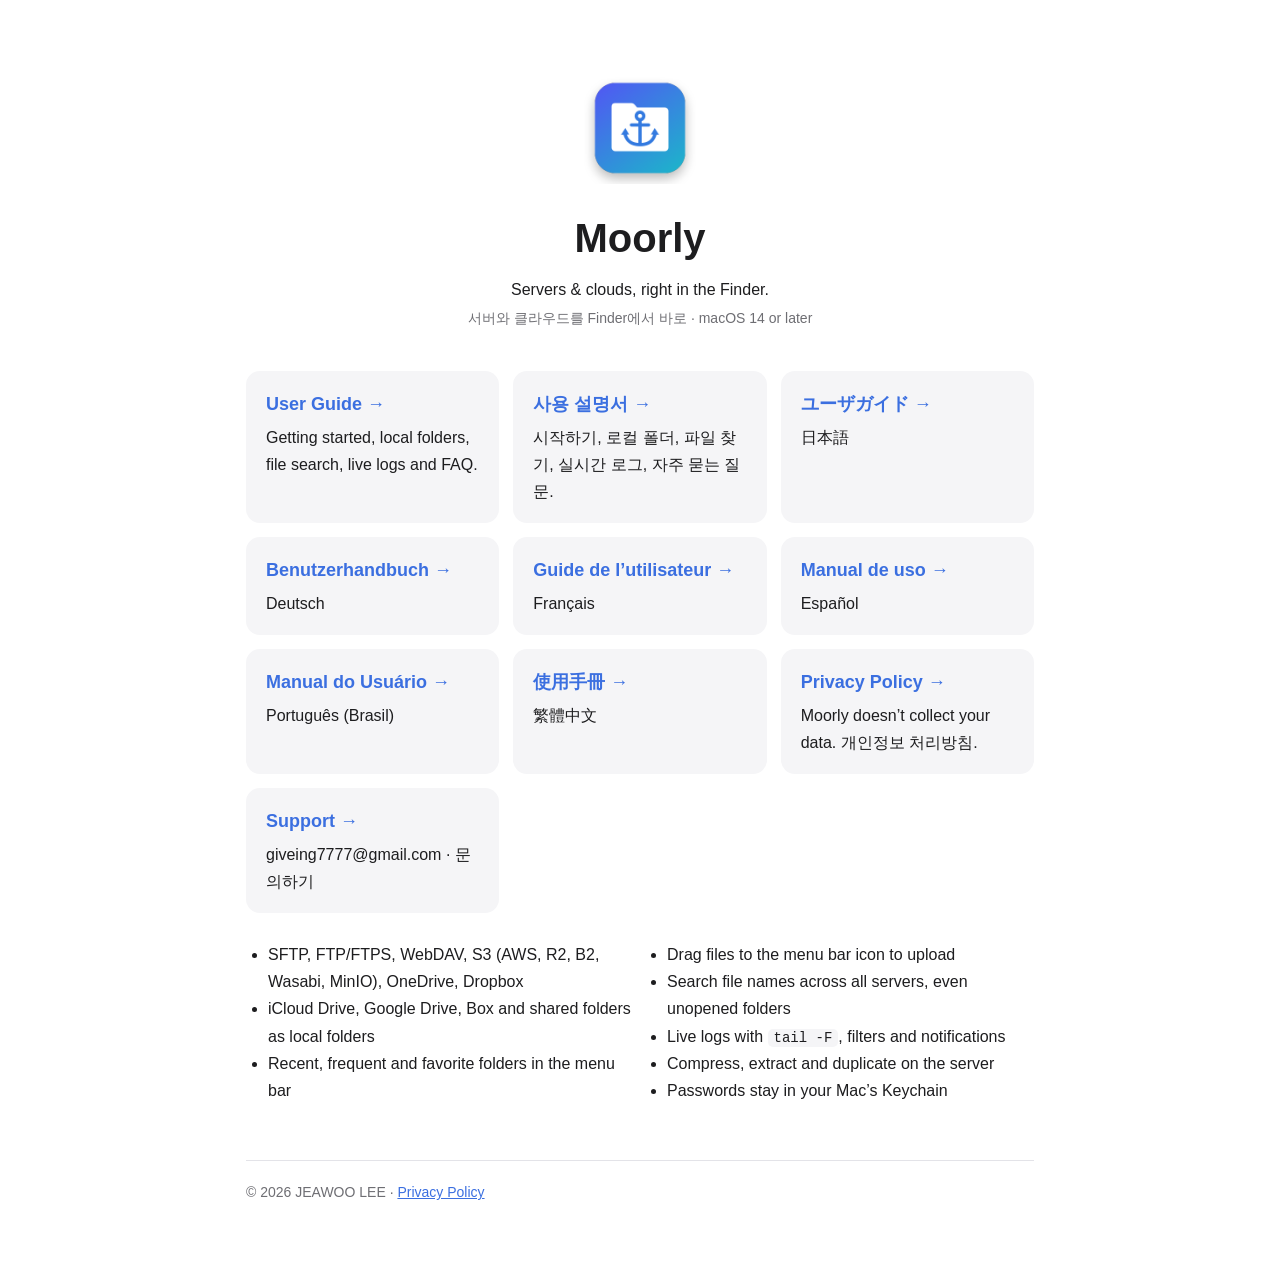
<file: index.html>
<!doctype html>
<html lang="en">
<head>
<meta charset="utf-8">
<meta name="viewport" content="width=device-width, initial-scale=1">
<title>Moorly — Servers &amp; clouds in the Finder</title>
<meta name="description" content="Moorly puts SFTP, FTP, WebDAV, S3, OneDrive and Dropbox in the Finder sidebar, with file search, live logs and local folders like iCloud Drive and Google Drive.">
<link rel="stylesheet" href="guide.css">
<style>
  .hero { text-align: center; padding: 40px 0 8px; }
  .hero img { width: 112px; height: 112px; }
  .hero h1 { font-size: 40px; margin: 12px 0 4px; }
  .hero p { margin: 4px 0; }
  .cards { display: grid; grid-template-columns: repeat(auto-fit, minmax(220px, 1fr)); gap: 14px; margin: 28px 0; }
  .card { display: block; background: var(--card); border-radius: 14px; padding: 18px 20px; text-decoration: none; color: var(--fg); }
  .card b { display: block; font-size: 18px; color: var(--accent); margin-bottom: 4px; }
  ul.features { columns: 2; column-gap: 32px; }
  @media (max-width: 600px) { ul.features { columns: 1; } .hero h1 { font-size: 32px; } }
</style>
</head>
<body>
<div class="wrap">
<div class="hero">
  <img src="icon.png" alt="">
  <h1>Moorly</h1>
  <p>Servers &amp; clouds, right in the Finder.</p>
  <p class="muted">서버와 클라우드를 Finder에서 바로 · macOS 14 or later</p>
</div>

<div class="cards">
  <a class="card" href="en/"><b>User Guide →</b>Getting started, local folders, file search, live logs and FAQ.</a>
  <a class="card" href="ko/"><b>사용 설명서 →</b>시작하기, 로컬 폴더, 파일 찾기, 실시간 로그, 자주 묻는 질문.</a>
  <a class="card" href="ja/"><b>ユーザガイド →</b>日本語</a>
  <a class="card" href="de/"><b>Benutzerhandbuch →</b>Deutsch</a>
  <a class="card" href="fr/"><b>Guide de l’utilisateur →</b>Français</a>
  <a class="card" href="es/"><b>Manual de uso →</b>Español</a>
  <a class="card" href="pt-BR/"><b>Manual do Usuário →</b>Português (Brasil)</a>
  <a class="card" href="zh-Hant/"><b>使用手冊 →</b>繁體中文</a>
  <a class="card" href="privacy.html"><b>Privacy Policy →</b>Moorly doesn’t collect your data. 개인정보 처리방침.</a>
  <a class="card" href="mailto:giveing7777@gmail.com"><b>Support →</b>giveing7777@gmail.com · 문의하기</a>
</div>

<ul class="features">
  <li>SFTP, FTP/FTPS, WebDAV, S3 (AWS, R2, B2, Wasabi, MinIO), OneDrive, Dropbox</li>
  <li>iCloud Drive, Google Drive, Box and shared folders as local folders</li>
  <li>Recent, frequent and favorite folders in the menu bar</li>
  <li>Drag files to the menu bar icon to upload</li>
  <li>Search file names across all servers, even unopened folders</li>
  <li>Live logs with <code>tail -F</code>, filters and notifications</li>
  <li>Compress, extract and duplicate on the server</li>
  <li>Passwords stay in your Mac’s Keychain</li>
</ul>

<footer class="muted">© 2026 JEAWOO LEE · <a href="privacy.html">Privacy Policy</a></footer>
</div>
</body>
</html>
</file>
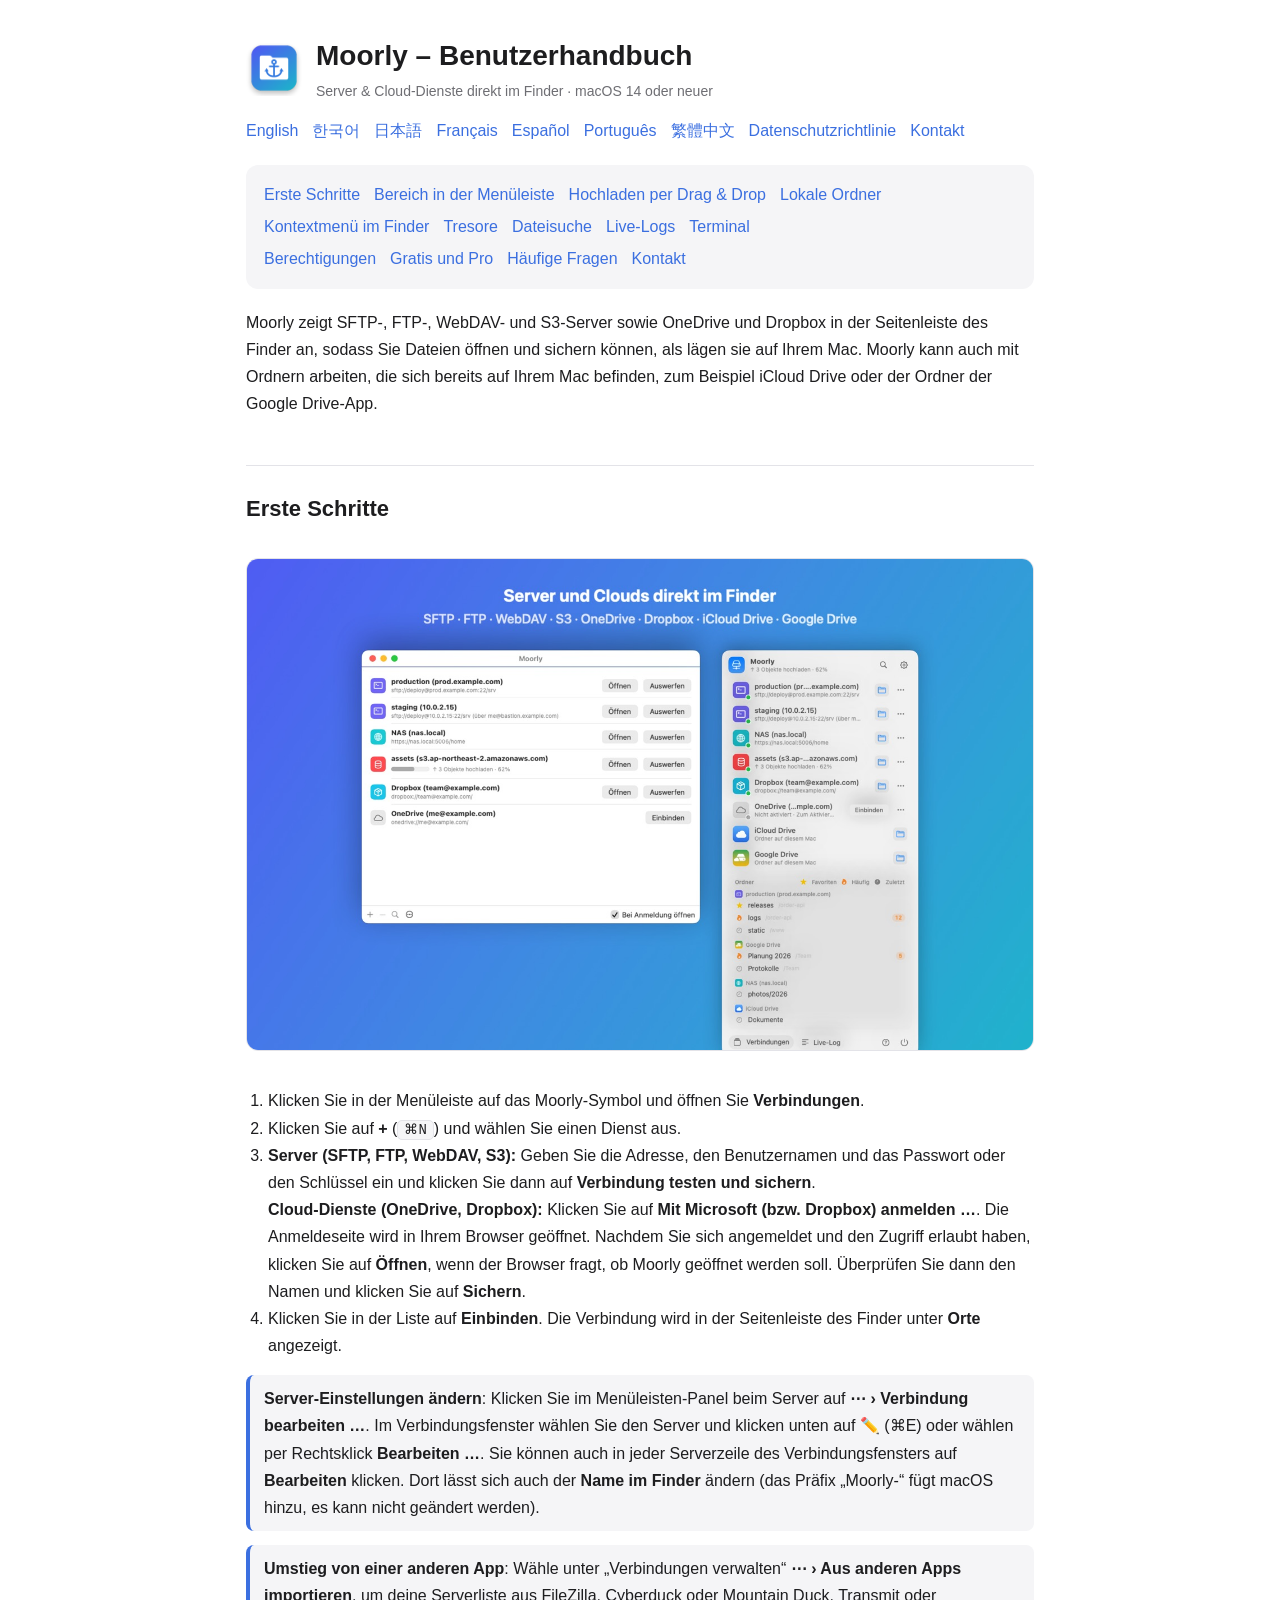
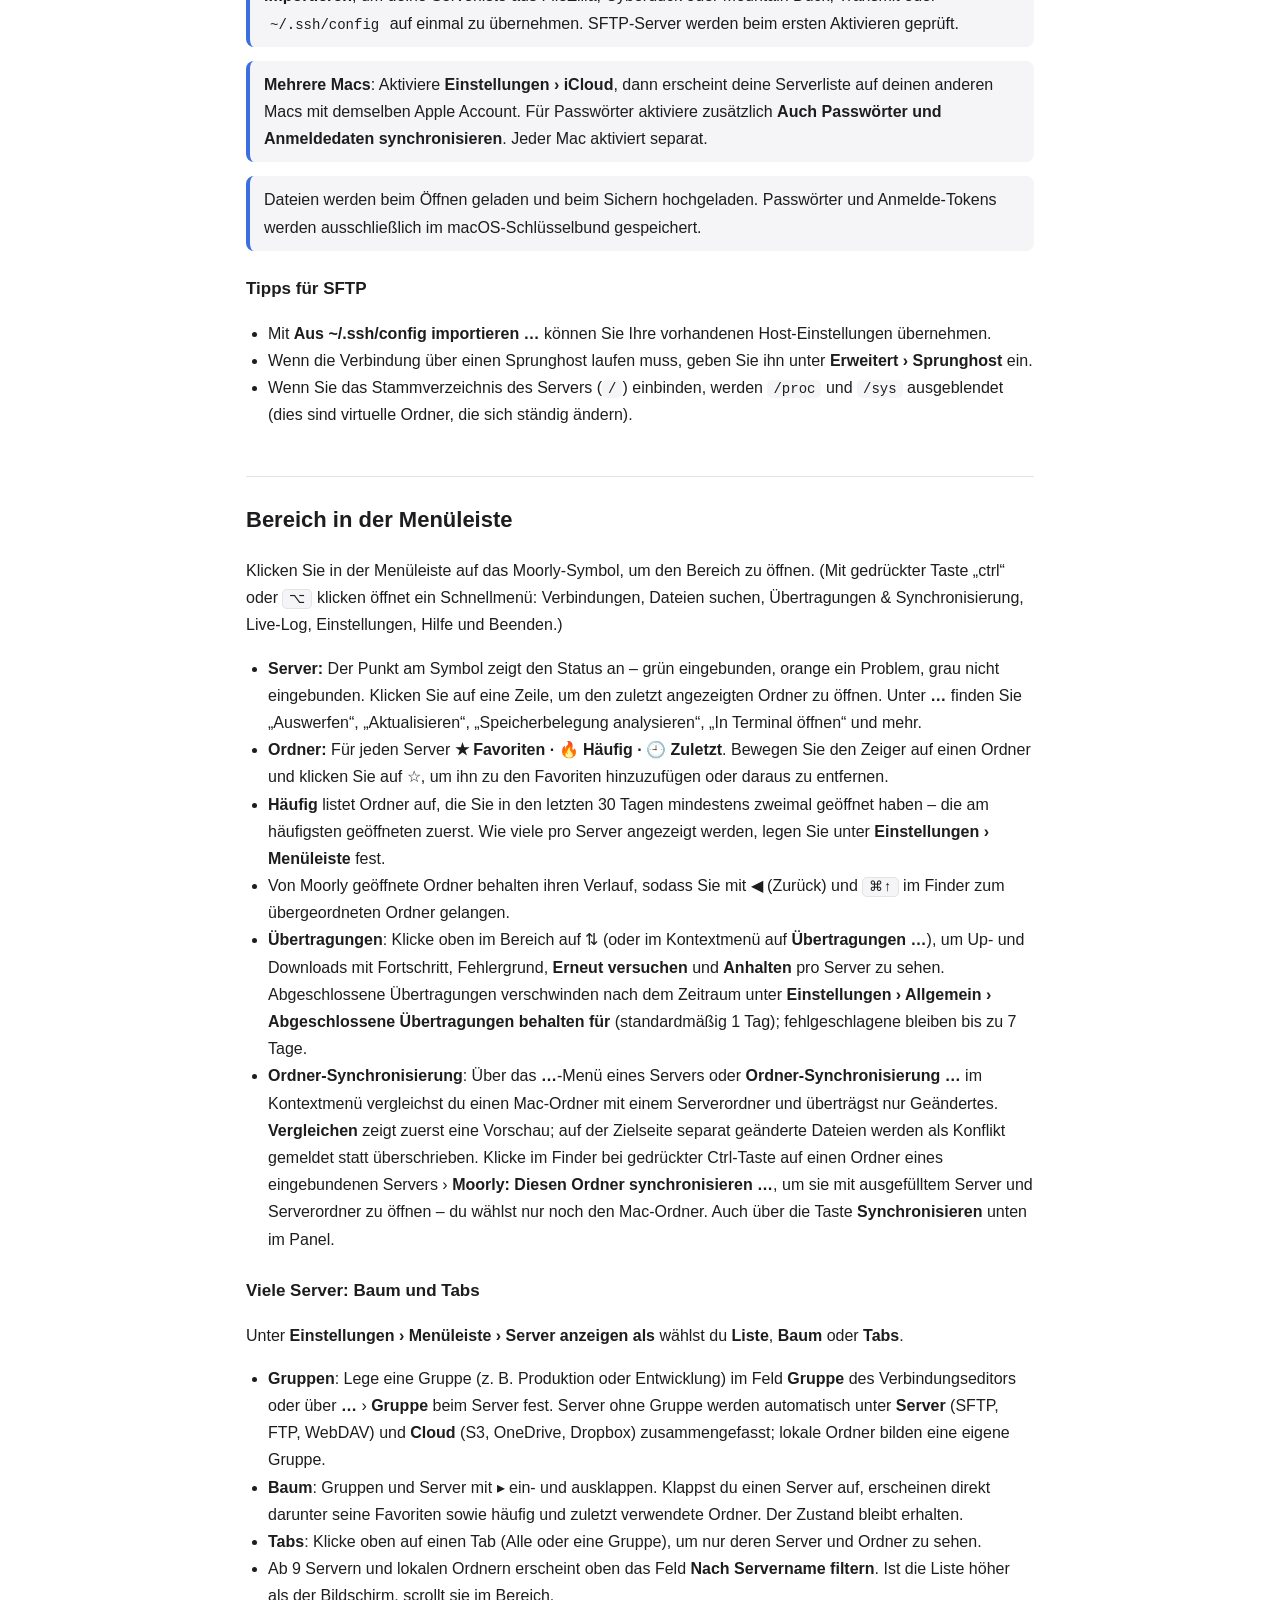
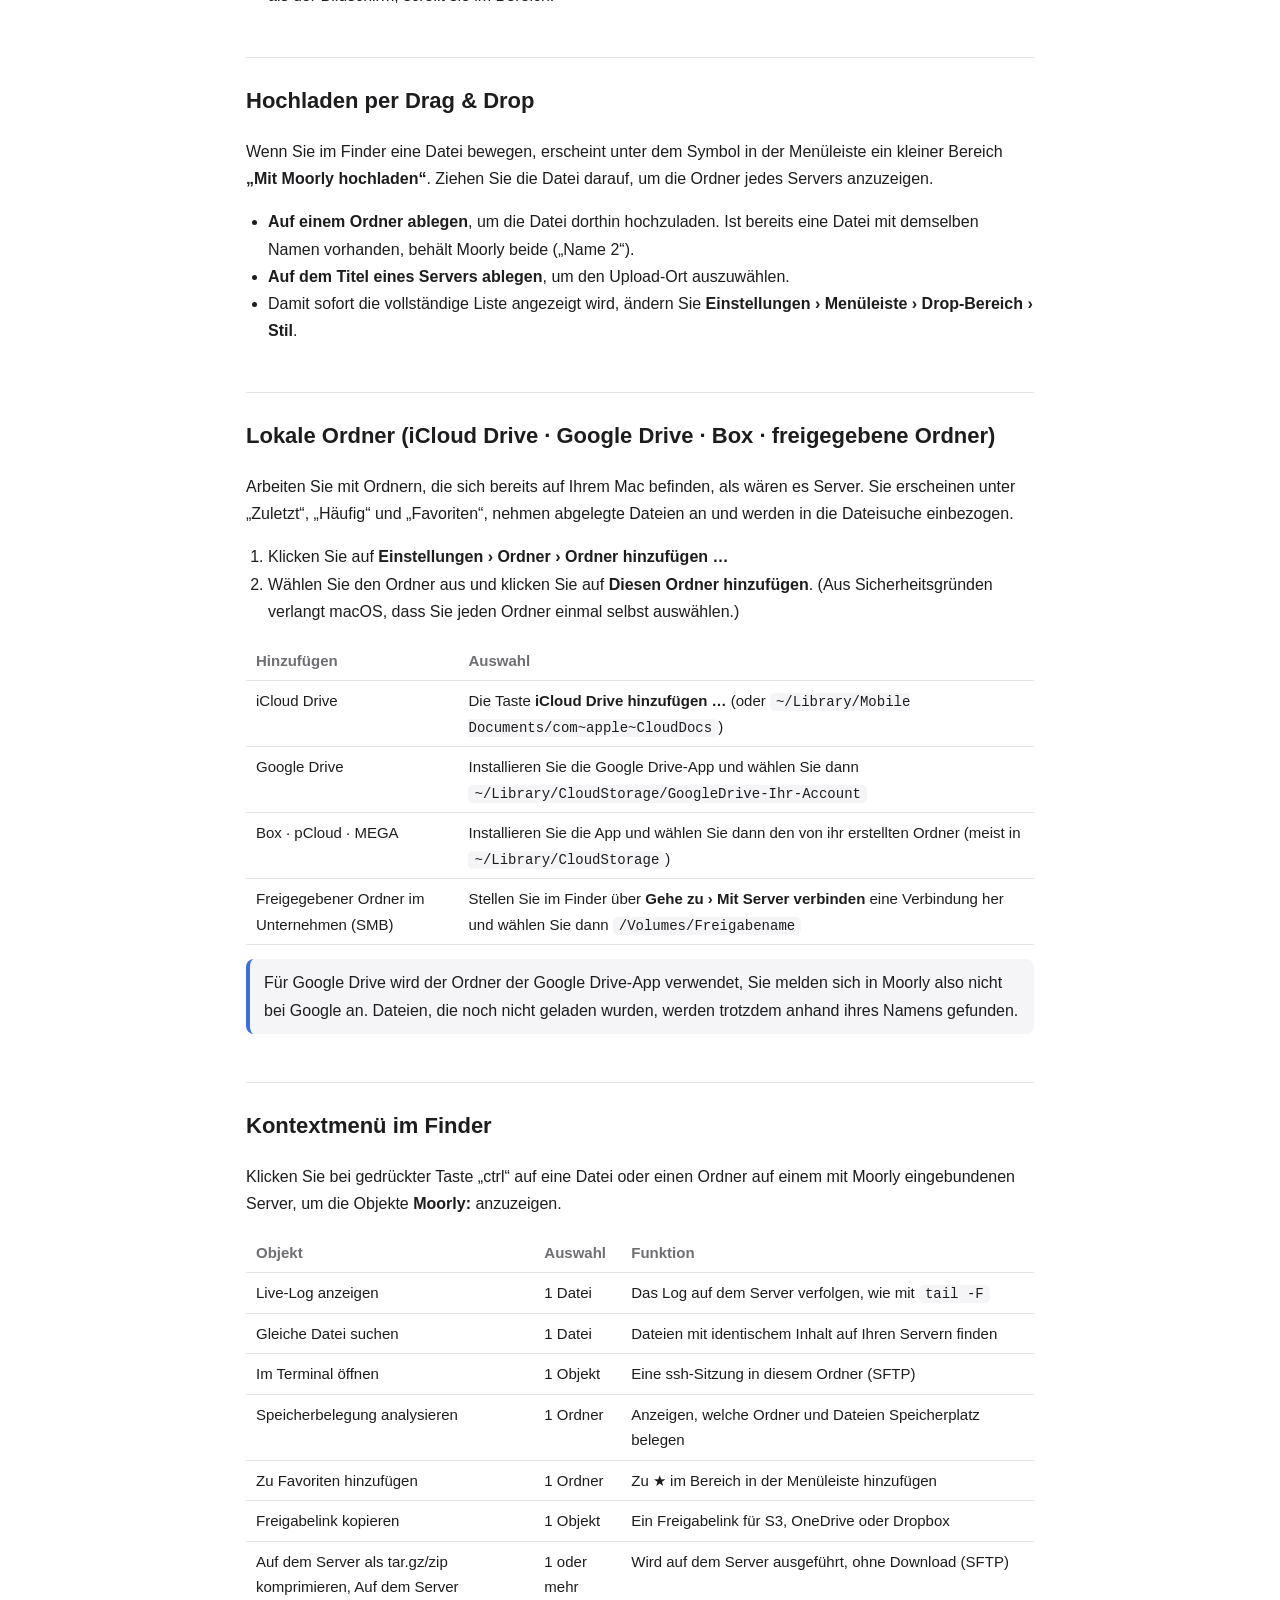
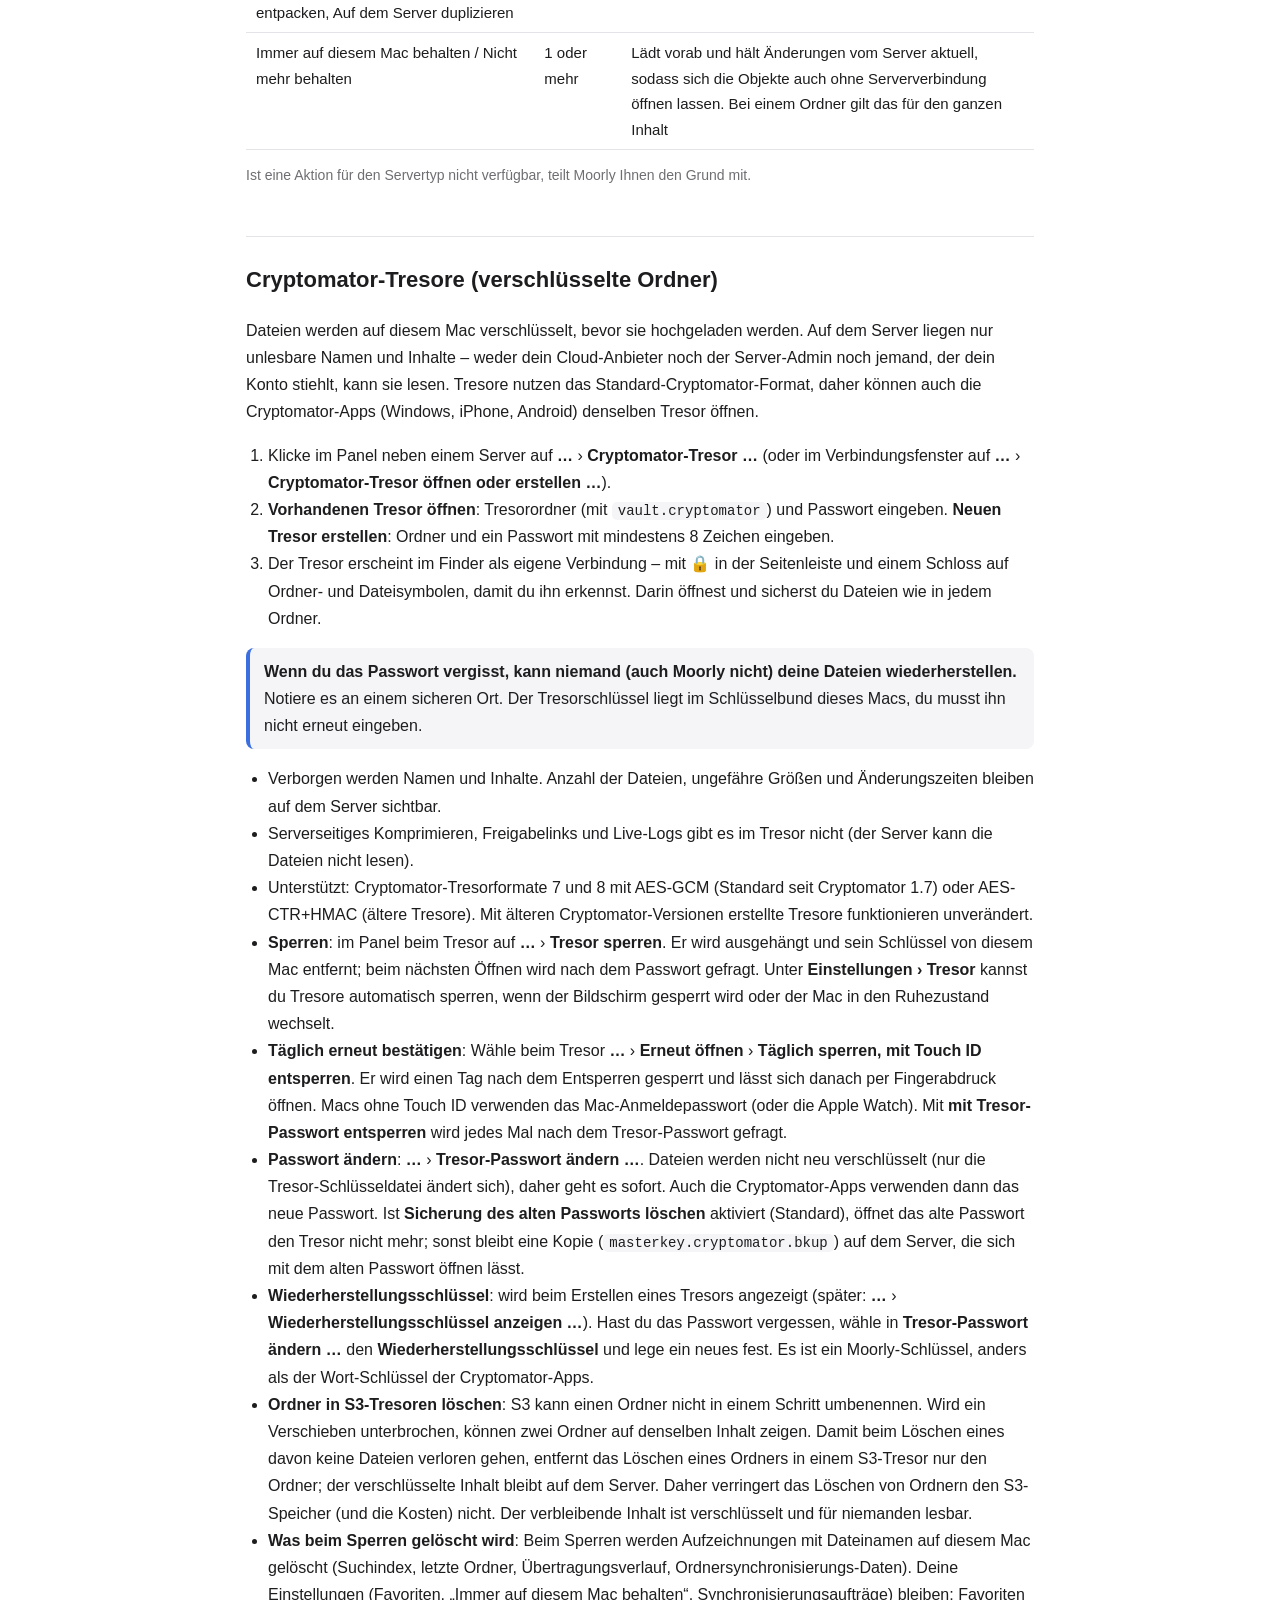
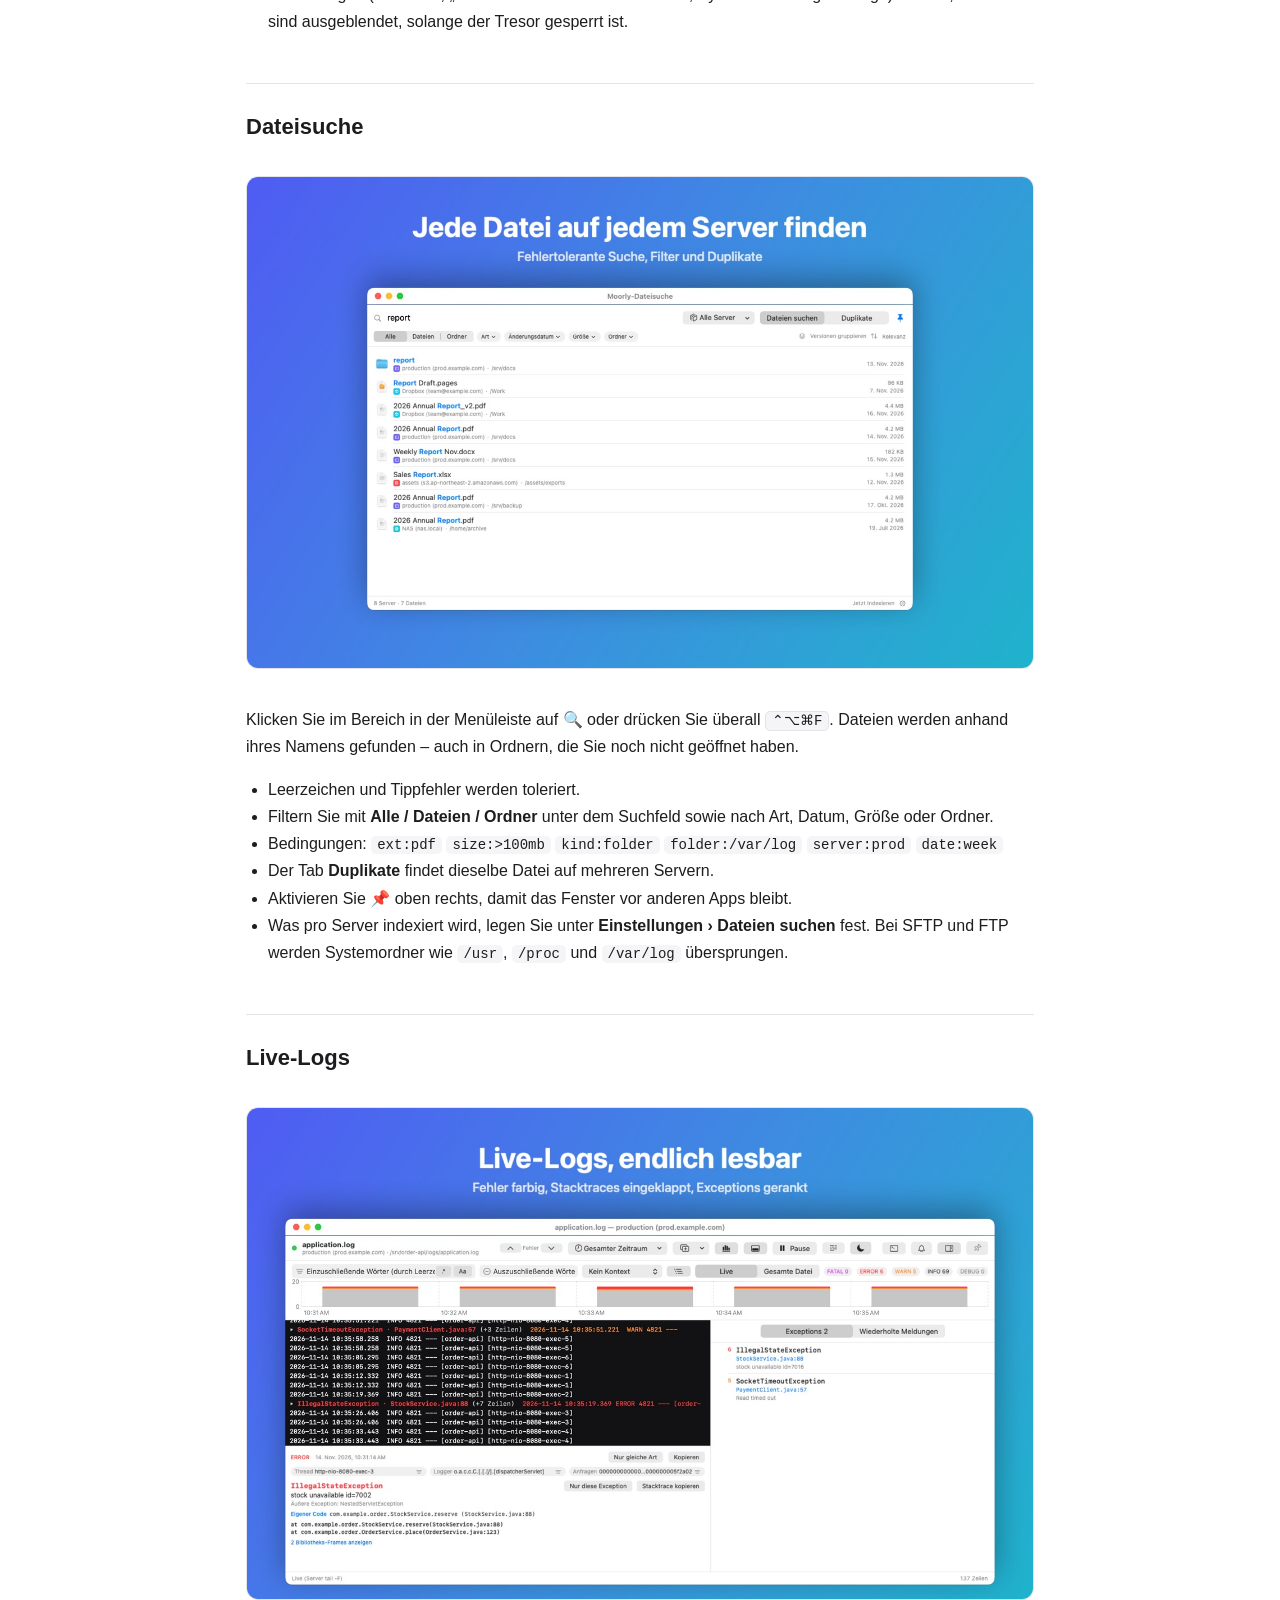
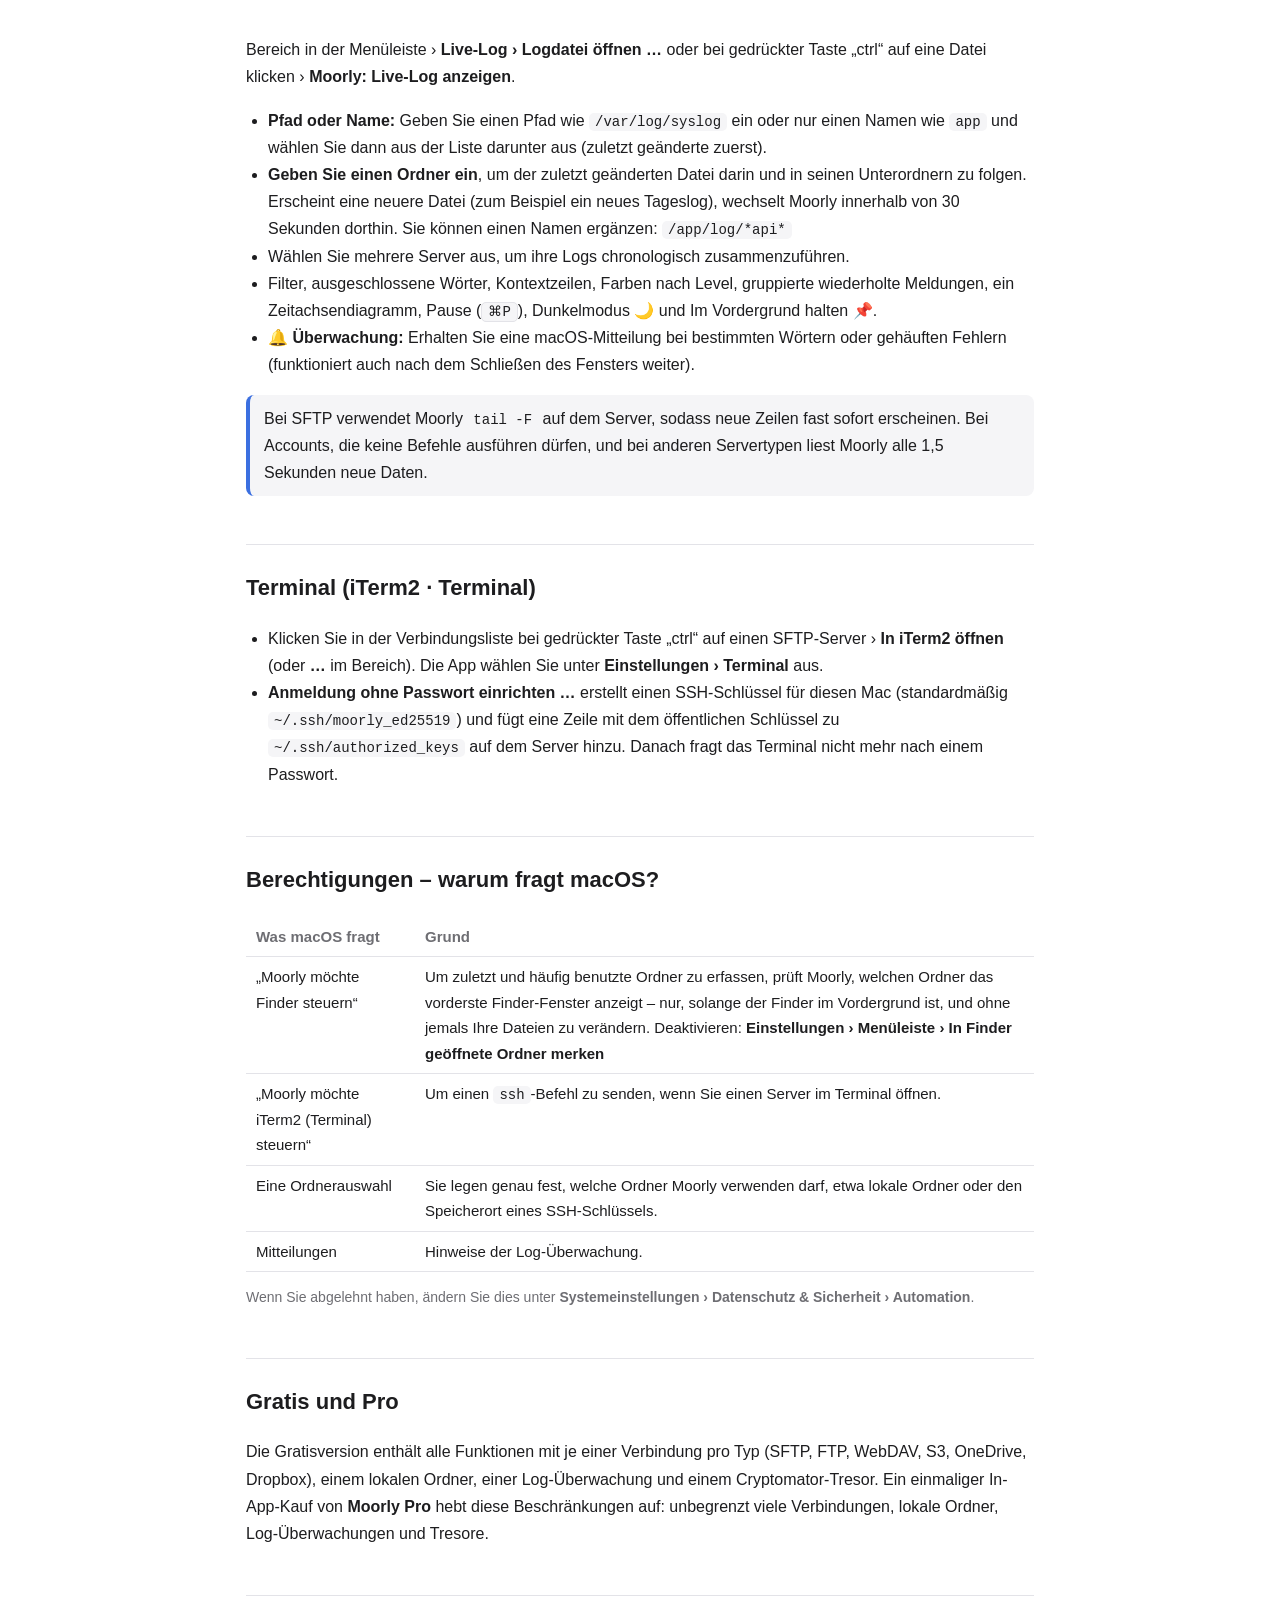
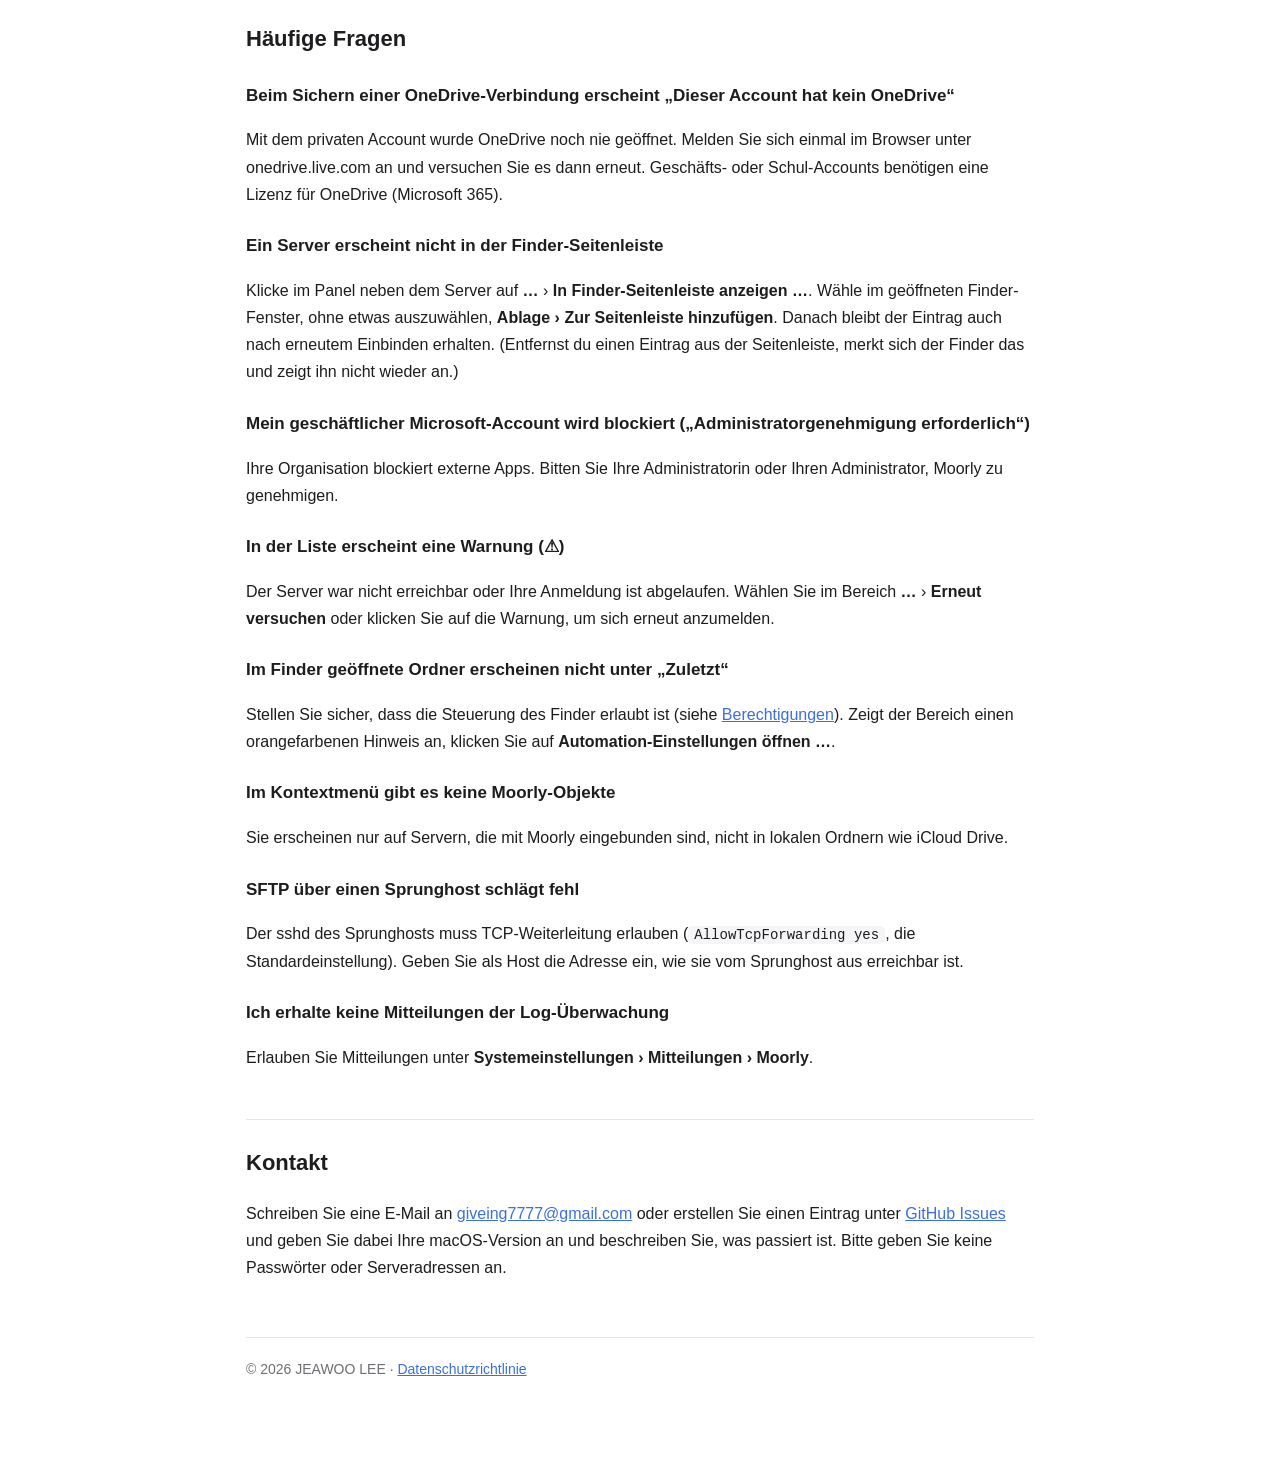
<file: de/index.html>
<!doctype html>
<html lang="de">
<head>
<meta charset="utf-8">
<meta name="viewport" content="width=device-width, initial-scale=1">
<title>Moorly – Benutzerhandbuch</title>
<meta name="description" content="Moorly – Benutzerhandbuch: Server und Cloud-Dienste im Finder verbinden und die Dateisuche, Live-Logs und lokale Ordner verwenden">
<link rel="stylesheet" href="../guide.css">
</head>
<body>
<div class="wrap">
<header class="top"><img src="../icon.png" alt=""><div><h1>Moorly – Benutzerhandbuch</h1><div class="muted">Server &amp; Cloud-Dienste direkt im Finder · macOS 14 oder neuer</div></div></header>
<nav class="lang" style="margin-top:14px"><a href="../en/">English</a><a href="../ko/">한국어</a><a href="../ja/">日本語</a><a href="../fr/">Français</a><a href="../es/">Español</a><a href="../pt-BR/">Português</a><a href="../zh-Hant/">繁體中文</a><a href="../privacy.html#de">Datenschutzrichtlinie</a><a href="#contact">Kontakt</a></nav>

<nav class="toc">
<a href="#start">Erste Schritte</a><a href="#panel">Bereich in der Menüleiste</a><a href="#drop">Hochladen per Drag &amp; Drop</a><a href="#local">Lokale Ordner</a>
<a href="#context">Kontextmenü im Finder</a><a href="#vault">Tresore</a><a href="#search">Dateisuche</a><a href="#logs">Live-Logs</a><a href="#terminal">Terminal</a>
<a href="#permissions">Berechtigungen</a><a href="#pro">Gratis und Pro</a><a href="#faq">Häufige Fragen</a><a href="#contact">Kontakt</a>
</nav>

<p>Moorly zeigt SFTP-, FTP-, WebDAV- und S3-Server sowie OneDrive und Dropbox in der Seitenleiste des Finder an, sodass Sie Dateien öffnen und sichern können, als lägen sie auf Ihrem Mac.
Moorly kann auch mit Ordnern arbeiten, die sich bereits auf Ihrem Mac befinden, zum Beispiel iCloud Drive oder der Ordner der Google Drive-App.</p>

<h2 id="start">Erste Schritte</h2>
<img class="shot" src="../img/de-1-connections.jpg" alt="Verbindungsliste und Auswahl des Diensts">
<ol>
<li>Klicken Sie in der Menüleiste auf das Moorly-Symbol und öffnen Sie <b>Verbindungen</b>.</li>
<li>Klicken Sie auf <b>+</b> (<kbd>⌘N</kbd>) und wählen Sie einen Dienst aus.</li>
<li><b>Server (SFTP, FTP, WebDAV, S3):</b> Geben Sie die Adresse, den Benutzernamen und das Passwort oder den Schlüssel ein und klicken Sie dann auf <b>Verbindung testen und sichern</b>.<br>
<b>Cloud-Dienste (OneDrive, Dropbox):</b> Klicken Sie auf <b>Mit Microsoft (bzw. Dropbox) anmelden …</b>. Die Anmeldeseite wird in Ihrem Browser geöffnet. Nachdem Sie sich angemeldet und den Zugriff erlaubt haben, klicken Sie auf <b>Öffnen</b>, wenn der Browser fragt, ob Moorly geöffnet werden soll. Überprüfen Sie dann den Namen und klicken Sie auf <b>Sichern</b>.</li>
<li>Klicken Sie in der Liste auf <b>Einbinden</b>. Die Verbindung wird in der Seitenleiste des Finder unter <b>Orte</b> angezeigt.</li>
</ol>
<div class="tip edit-conn"><b>Server-Einstellungen ändern</b>: Klicken Sie im Menüleisten-Panel beim Server auf <b>⋯ › Verbindung bearbeiten …</b>. Im Verbindungsfenster wählen Sie den Server und klicken unten auf <b>✏️</b> (⌘E) oder wählen per Rechtsklick <b>Bearbeiten …</b>. Sie können auch in jeder Serverzeile des Verbindungsfensters auf <b>Bearbeiten</b> klicken. Dort lässt sich auch der <b>Name im Finder</b> ändern (das Präfix „Moorly-“ fügt macOS hinzu, es kann nicht geändert werden).</div>
<div class="tip import-other"><b>Umstieg von einer anderen App</b>: Wähle unter „Verbindungen verwalten“ <b>⋯ › Aus anderen Apps importieren</b>, um deine Serverliste aus FileZilla, Cyberduck oder Mountain Duck, Transmit oder <code>~/.ssh/config</code> auf einmal zu übernehmen. SFTP-Server werden beim ersten Aktivieren geprüft.</div>
<div class="tip icloud-sync"><b>Mehrere Macs</b>: Aktiviere <b>Einstellungen › iCloud</b>, dann erscheint deine Serverliste auf deinen anderen Macs mit demselben Apple Account. Für Passwörter aktiviere zusätzlich <b>Auch Passwörter und Anmeldedaten synchronisieren</b>. Jeder Mac aktiviert separat.</div>
<div class="tip">Dateien werden beim Öffnen geladen und beim Sichern hochgeladen. Passwörter und Anmelde-Tokens werden ausschließlich im macOS-Schlüsselbund gespeichert.</div>
<h3>Tipps für SFTP</h3>
<ul>
<li>Mit <b>Aus ~/.ssh/config importieren …</b> können Sie Ihre vorhandenen Host-Einstellungen übernehmen.</li>
<li>Wenn die Verbindung über einen Sprunghost laufen muss, geben Sie ihn unter <b>Erweitert › Sprunghost</b> ein.</li>
<li>Wenn Sie das Stammverzeichnis des Servers (<code>/</code>) einbinden, werden <code>/proc</code> und <code>/sys</code> ausgeblendet (dies sind virtuelle Ordner, die sich ständig ändern).</li>
</ul>

<h2 id="panel">Bereich in der Menüleiste</h2>
<p>Klicken Sie in der Menüleiste auf das Moorly-Symbol, um den Bereich zu öffnen. (Mit gedrückter Taste „ctrl“ oder <kbd>⌥</kbd> klicken öffnet ein Schnellmenü: Verbindungen, Dateien suchen, Übertragungen & Synchronisierung, Live-Log, Einstellungen, Hilfe und Beenden.)</p>
<ul>
<li><b>Server:</b> Der Punkt am Symbol zeigt den Status an – grün eingebunden, orange ein Problem, grau nicht eingebunden. Klicken Sie auf eine Zeile, um den zuletzt angezeigten Ordner zu öffnen. Unter <b>…</b> finden Sie „Auswerfen“, „Aktualisieren“, „Speicherbelegung analysieren“, „In Terminal öffnen“ und mehr.</li>
<li><b>Ordner:</b> Für jeden Server <b>★ Favoriten · 🔥 Häufig · 🕘 Zuletzt</b>. Bewegen Sie den Zeiger auf einen Ordner und klicken Sie auf ☆, um ihn zu den Favoriten hinzuzufügen oder daraus zu entfernen.</li>
<li><b>Häufig</b> listet Ordner auf, die Sie in den letzten 30 Tagen mindestens zweimal geöffnet haben – die am häufigsten geöffneten zuerst. Wie viele pro Server angezeigt werden, legen Sie unter <b>Einstellungen › Menüleiste</b> fest.</li>
<li>Von Moorly geöffnete Ordner behalten ihren Verlauf, sodass Sie mit ◀ (Zurück) und <kbd>⌘↑</kbd> im Finder zum übergeordneten Ordner gelangen.</li>
<li class="li-transfers"><b>Übertragungen</b>: Klicke oben im Bereich auf ⇅ (oder im Kontextmenü auf <b>Übertragungen …</b>), um Up- und Downloads mit Fortschritt, Fehlergrund, <b>Erneut versuchen</b> und <b>Anhalten</b> pro Server zu sehen. Abgeschlossene Übertragungen verschwinden nach dem Zeitraum unter <b>Einstellungen › Allgemein › Abgeschlossene Übertragungen behalten für</b> (standardmäßig 1 Tag); fehlgeschlagene bleiben bis zu 7 Tage.</li>
<li class="li-foldersync"><b>Ordner-Synchronisierung</b>: Über das <b>…</b>-Menü eines Servers oder <b>Ordner-Synchronisierung …</b> im Kontextmenü vergleichst du einen Mac-Ordner mit einem Serverordner und überträgst nur Geändertes. <b>Vergleichen</b> zeigt zuerst eine Vorschau; auf der Zielseite separat geänderte Dateien werden als Konflikt gemeldet statt überschrieben. Klicke im Finder bei gedrückter Ctrl-Taste auf einen Ordner eines eingebundenen Servers › <b>Moorly: Diesen Ordner synchronisieren …</b>, um sie mit ausgefülltem Server und Serverordner zu öffnen – du wählst nur noch den Mac-Ordner. Auch über die Taste <b>Synchronisieren</b> unten im Panel.</li>
</ul>

<h3 id="groups">Viele Server: Baum und Tabs</h3>
<p>Unter <b>Einstellungen › Menüleiste › Server anzeigen als</b> wählst du <b>Liste</b>, <b>Baum</b> oder <b>Tabs</b>.</p>
<ul>
<li><b>Gruppen</b>: Lege eine Gruppe (z. B. Produktion oder Entwicklung) im Feld <b>Gruppe</b> des Verbindungseditors oder über <b>…</b> › <b>Gruppe</b> beim Server fest. Server ohne Gruppe werden automatisch unter <b>Server</b> (SFTP, FTP, WebDAV) und <b>Cloud</b> (S3, OneDrive, Dropbox) zusammengefasst; lokale Ordner bilden eine eigene Gruppe.</li>
<li><b>Baum</b>: Gruppen und Server mit ▸ ein- und ausklappen. Klappst du einen Server auf, erscheinen direkt darunter seine Favoriten sowie häufig und zuletzt verwendete Ordner. Der Zustand bleibt erhalten.</li>
<li><b>Tabs</b>: Klicke oben auf einen Tab (Alle oder eine Gruppe), um nur deren Server und Ordner zu sehen.</li>
<li>Ab 9 Servern und lokalen Ordnern erscheint oben das Feld <b>Nach Servername filtern</b>. Ist die Liste höher als der Bildschirm, scrollt sie im Bereich.</li>
</ul>

<h2 id="drop">Hochladen per Drag &amp; Drop</h2>
<p>Wenn Sie im Finder eine Datei bewegen, erscheint unter dem Symbol in der Menüleiste ein kleiner Bereich <b>„Mit Moorly hochladen“</b>. Ziehen Sie die Datei darauf, um die Ordner jedes Servers anzuzeigen.</p>
<ul>
<li><b>Auf einem Ordner ablegen</b>, um die Datei dorthin hochzuladen. Ist bereits eine Datei mit demselben Namen vorhanden, behält Moorly beide („Name 2“).</li>
<li><b>Auf dem Titel eines Servers ablegen</b>, um den Upload-Ort auszuwählen.</li>
<li>Damit sofort die vollständige Liste angezeigt wird, ändern Sie <b>Einstellungen › Menüleiste › Drop-Bereich › Stil</b>.</li>
</ul>

<h2 id="local">Lokale Ordner (iCloud Drive · Google Drive · Box · freigegebene Ordner)</h2>
<p>Arbeiten Sie mit Ordnern, die sich bereits auf Ihrem Mac befinden, als wären es Server. Sie erscheinen unter „Zuletzt“, „Häufig“ und „Favoriten“, nehmen abgelegte Dateien an und werden in die Dateisuche einbezogen.</p>
<ol>
<li>Klicken Sie auf <b>Einstellungen › Ordner › Ordner hinzufügen …</b></li>
<li>Wählen Sie den Ordner aus und klicken Sie auf <b>Diesen Ordner hinzufügen</b>. (Aus Sicherheitsgründen verlangt macOS, dass Sie jeden Ordner einmal selbst auswählen.)</li>
</ol>
<table>
<tr><th>Hinzufügen</th><th>Auswahl</th></tr>
<tr><td>iCloud Drive</td><td>Die Taste <b>iCloud Drive hinzufügen …</b> (oder <code>~/Library/Mobile Documents/com~apple~CloudDocs</code>)</td></tr>
<tr><td>Google Drive</td><td>Installieren Sie die Google Drive-App und wählen Sie dann <code>~/Library/CloudStorage/GoogleDrive-Ihr-Account</code></td></tr>
<tr><td>Box · pCloud · MEGA</td><td>Installieren Sie die App und wählen Sie dann den von ihr erstellten Ordner (meist in <code>~/Library/CloudStorage</code>)</td></tr>
<tr><td>Freigegebener Ordner im Unternehmen (SMB)</td><td>Stellen Sie im Finder über <b>Gehe zu › Mit Server verbinden</b> eine Verbindung her und wählen Sie dann <code>/Volumes/Freigabename</code></td></tr>
</table>
<div class="tip">Für Google Drive wird der Ordner der Google Drive-App verwendet, Sie melden sich in Moorly also nicht bei Google an. Dateien, die noch nicht geladen wurden, werden trotzdem anhand ihres Namens gefunden.</div>

<h2 id="context">Kontextmenü im Finder</h2>
<p>Klicken Sie bei gedrückter Taste „ctrl“ auf eine Datei oder einen Ordner auf einem mit Moorly eingebundenen Server, um die Objekte <b>Moorly:</b> anzuzeigen.</p>
<table>
<tr><th>Objekt</th><th>Auswahl</th><th>Funktion</th></tr>
<tr><td>Live-Log anzeigen</td><td>1 Datei</td><td>Das Log auf dem Server verfolgen, wie mit <code>tail -F</code></td></tr>
<tr><td>Gleiche Datei suchen</td><td>1 Datei</td><td>Dateien mit identischem Inhalt auf Ihren Servern finden</td></tr>
<tr><td>Im Terminal öffnen</td><td>1 Objekt</td><td>Eine ssh-Sitzung in diesem Ordner (SFTP)</td></tr>
<tr><td>Speicherbelegung analysieren</td><td>1 Ordner</td><td>Anzeigen, welche Ordner und Dateien Speicherplatz belegen</td></tr>
<tr><td>Zu Favoriten hinzufügen</td><td>1 Ordner</td><td>Zu ★ im Bereich in der Menüleiste hinzufügen</td></tr>
<tr><td>Freigabelink kopieren</td><td>1 Objekt</td><td>Ein Freigabelink für S3, OneDrive oder Dropbox</td></tr>
<tr><td>Auf dem Server als tar.gz/zip komprimieren, Auf dem Server entpacken, Auf dem Server duplizieren</td><td>1 oder mehr</td><td>Wird auf dem Server ausgeführt, ohne Download (SFTP)</td></tr>
<tr class="action-keep"><td>Immer auf diesem Mac behalten / Nicht mehr behalten</td><td>1 oder mehr</td><td>Lädt vorab und hält Änderungen vom Server aktuell, sodass sich die Objekte auch ohne Serververbindung öffnen lassen. Bei einem Ordner gilt das für den ganzen Inhalt</td></tr>
</table>
<p class="muted">Ist eine Aktion für den Servertyp nicht verfügbar, teilt Moorly Ihnen den Grund mit.</p>

<h2 id="vault">Cryptomator-Tresore (verschlüsselte Ordner)</h2>
<p>Dateien werden auf diesem Mac verschlüsselt, bevor sie hochgeladen werden. Auf dem Server liegen nur unlesbare Namen und Inhalte – weder dein Cloud-Anbieter noch der Server-Admin noch jemand, der dein Konto stiehlt, kann sie lesen. Tresore nutzen das Standard-Cryptomator-Format, daher können auch die Cryptomator-Apps (Windows, iPhone, Android) denselben Tresor öffnen.</p>
<ol>
<li>Klicke im Panel neben einem Server auf <b>…</b> › <b>Cryptomator-Tresor …</b> (oder im Verbindungsfenster auf <b>…</b> › <b>Cryptomator-Tresor öffnen oder erstellen …</b>).</li>
<li><b>Vorhandenen Tresor öffnen</b>: Tresorordner (mit <code>vault.cryptomator</code>) und Passwort eingeben. <b>Neuen Tresor erstellen</b>: Ordner und ein Passwort mit mindestens 8 Zeichen eingeben.</li>
<li>Der Tresor erscheint im Finder als eigene Verbindung – mit 🔒 in der Seitenleiste und einem Schloss auf Ordner- und Dateisymbolen, damit du ihn erkennst. Darin öffnest und sicherst du Dateien wie in jedem Ordner.</li>
</ol>
<div class="tip"><b>Wenn du das Passwort vergisst, kann niemand (auch Moorly nicht) deine Dateien wiederherstellen.</b> Notiere es an einem sicheren Ort. Der Tresorschlüssel liegt im Schlüsselbund dieses Macs, du musst ihn nicht erneut eingeben.</div>
<ul>
<li>Verborgen werden Namen und Inhalte. Anzahl der Dateien, ungefähre Größen und Änderungszeiten bleiben auf dem Server sichtbar.</li>
<li>Serverseitiges Komprimieren, Freigabelinks und Live-Logs gibt es im Tresor nicht (der Server kann die Dateien nicht lesen).</li>
<li>Unterstützt: Cryptomator-Tresorformate 7 und 8 mit AES-GCM (Standard seit Cryptomator 1.7) oder AES-CTR+HMAC (ältere Tresore). Mit älteren Cryptomator-Versionen erstellte Tresore funktionieren unverändert.</li>
<li><b>Sperren</b>: im Panel beim Tresor auf <b>…</b> › <b>Tresor sperren</b>. Er wird ausgehängt und sein Schlüssel von diesem Mac entfernt; beim nächsten Öffnen wird nach dem Passwort gefragt. Unter <b>Einstellungen › Tresor</b> kannst du Tresore automatisch sperren, wenn der Bildschirm gesperrt wird oder der Mac in den Ruhezustand wechselt.</li>
<li><b>Täglich erneut bestätigen</b>: Wähle beim Tresor <b>…</b> › <b>Erneut öffnen</b> › <b>Täglich sperren, mit Touch ID entsperren</b>. Er wird einen Tag nach dem Entsperren gesperrt und lässt sich danach per Fingerabdruck öffnen. Macs ohne Touch ID verwenden das Mac-Anmeldepasswort (oder die Apple Watch). Mit <b>mit Tresor-Passwort entsperren</b> wird jedes Mal nach dem Tresor-Passwort gefragt.</li>
<li><b>Passwort ändern</b>: <b>…</b> › <b>Tresor-Passwort ändern …</b>. Dateien werden nicht neu verschlüsselt (nur die Tresor-Schlüsseldatei ändert sich), daher geht es sofort. Auch die Cryptomator-Apps verwenden dann das neue Passwort. Ist <b>Sicherung des alten Passworts löschen</b> aktiviert (Standard), öffnet das alte Passwort den Tresor nicht mehr; sonst bleibt eine Kopie (<code>masterkey.cryptomator.bkup</code>) auf dem Server, die sich mit dem alten Passwort öffnen lässt.</li>
<li><b>Wiederherstellungsschlüssel</b>: wird beim Erstellen eines Tresors angezeigt (später: <b>…</b> › <b>Wiederherstellungsschlüssel anzeigen …</b>). Hast du das Passwort vergessen, wähle in <b>Tresor-Passwort ändern …</b> den <b>Wiederherstellungsschlüssel</b> und lege ein neues fest. Es ist ein Moorly-Schlüssel, anders als der Wort-Schlüssel der Cryptomator-Apps.</li>
<li class="vault-s3-note"><b>Ordner in S3-Tresoren löschen</b>: S3 kann einen Ordner nicht in einem Schritt umbenennen. Wird ein Verschieben unterbrochen, können zwei Ordner auf denselben Inhalt zeigen. Damit beim Löschen eines davon keine Dateien verloren gehen, entfernt das Löschen eines Ordners in einem S3-Tresor nur den Ordner; der verschlüsselte Inhalt bleibt auf dem Server. Daher verringert das Löschen von Ordnern den S3-Speicher (und die Kosten) nicht. Der verbleibende Inhalt ist verschlüsselt und für niemanden lesbar.</li>
<li><b>Was beim Sperren gelöscht wird</b>: Beim Sperren werden Aufzeichnungen mit Dateinamen auf diesem Mac gelöscht (Suchindex, letzte Ordner, Übertragungsverlauf, Ordnersynchronisierungs-Daten). Deine Einstellungen (Favoriten, „Immer auf diesem Mac behalten“, Synchronisierungsaufträge) bleiben; Favoriten sind ausgeblendet, solange der Tresor gesperrt ist.</li>
</ul>

<h2 id="search">Dateisuche</h2>
<img class="shot" src="../img/de-2-search.jpg" alt="Fenster der Dateisuche">
<p>Klicken Sie im Bereich in der Menüleiste auf 🔍 oder drücken Sie überall <kbd>⌃⌥⌘F</kbd>. Dateien werden anhand ihres Namens gefunden – auch in Ordnern, die Sie noch nicht geöffnet haben.</p>
<ul>
<li>Leerzeichen und Tippfehler werden toleriert.</li>
<li>Filtern Sie mit <b>Alle / Dateien / Ordner</b> unter dem Suchfeld sowie nach Art, Datum, Größe oder Ordner.</li>
<li>Bedingungen: <code>ext:pdf</code> <code>size:&gt;100mb</code> <code>kind:folder</code> <code>folder:/var/log</code> <code>server:prod</code> <code>date:week</code></li>
<li>Der Tab <b>Duplikate</b> findet dieselbe Datei auf mehreren Servern.</li>
<li>Aktivieren Sie 📌 oben rechts, damit das Fenster vor anderen Apps bleibt.</li>
<li>Was pro Server indexiert wird, legen Sie unter <b>Einstellungen › Dateien suchen</b> fest. Bei SFTP und FTP werden Systemordner wie <code>/usr</code>, <code>/proc</code> und <code>/var/log</code> übersprungen.</li>
</ul>

<h2 id="logs">Live-Logs</h2>
<img class="shot" src="../img/de-3-logs.jpg" alt="Fenster „Live-Log“">
<p>Bereich in der Menüleiste › <b>Live-Log › Logdatei öffnen …</b> oder bei gedrückter Taste „ctrl“ auf eine Datei klicken › <b>Moorly: Live-Log anzeigen</b>.</p>
<ul>
<li><b>Pfad oder Name:</b> Geben Sie einen Pfad wie <code>/var/log/syslog</code> ein oder nur einen Namen wie <code>app</code> und wählen Sie dann aus der Liste darunter aus (zuletzt geänderte zuerst).</li>
<li><b>Geben Sie einen Ordner ein</b>, um der zuletzt geänderten Datei darin und in seinen Unterordnern zu folgen. Erscheint eine neuere Datei (zum Beispiel ein neues Tageslog), wechselt Moorly innerhalb von 30 Sekunden dorthin. Sie können einen Namen ergänzen: <code>/app/log/*api*</code></li>
<li>Wählen Sie mehrere Server aus, um ihre Logs chronologisch zusammenzuführen.</li>
<li>Filter, ausgeschlossene Wörter, Kontextzeilen, Farben nach Level, gruppierte wiederholte Meldungen, ein Zeitachsendiagramm, Pause (<kbd>⌘P</kbd>), Dunkelmodus 🌙 und Im Vordergrund halten 📌.</li>
<li>🔔 <b>Überwachung:</b> Erhalten Sie eine macOS-Mitteilung bei bestimmten Wörtern oder gehäuften Fehlern (funktioniert auch nach dem Schließen des Fensters weiter).</li>
</ul>
<div class="tip">Bei SFTP verwendet Moorly <code>tail -F</code> auf dem Server, sodass neue Zeilen fast sofort erscheinen. Bei Accounts, die keine Befehle ausführen dürfen, und bei anderen Servertypen liest Moorly alle 1,5 Sekunden neue Daten.</div>

<h2 id="terminal">Terminal (iTerm2 · Terminal)</h2>
<ul>
<li>Klicken Sie in der Verbindungsliste bei gedrückter Taste „ctrl“ auf einen SFTP-Server › <b>In iTerm2 öffnen</b> (oder <b>…</b> im Bereich). Die App wählen Sie unter <b>Einstellungen › Terminal</b> aus.</li>
<li><b>Anmeldung ohne Passwort einrichten …</b> erstellt einen SSH-Schlüssel für diesen Mac (standardmäßig <code>~/.ssh/moorly_ed25519</code>) und fügt eine Zeile mit dem öffentlichen Schlüssel zu <code>~/.ssh/authorized_keys</code> auf dem Server hinzu. Danach fragt das Terminal nicht mehr nach einem Passwort.</li>
</ul>

<h2 id="permissions">Berechtigungen – warum fragt macOS?</h2>
<table>
<tr><th>Was macOS fragt</th><th>Grund</th></tr>
<tr><td>„Moorly möchte Finder steuern“</td><td>Um zuletzt und häufig benutzte Ordner zu erfassen, prüft Moorly, welchen Ordner das vorderste Finder-Fenster anzeigt – nur, solange der Finder im Vordergrund ist, und ohne jemals Ihre Dateien zu verändern. Deaktivieren: <b>Einstellungen › Menüleiste › In Finder geöffnete Ordner merken</b></td></tr>
<tr><td>„Moorly möchte iTerm2 (Terminal) steuern“</td><td>Um einen <code>ssh</code>-Befehl zu senden, wenn Sie einen Server im Terminal öffnen.</td></tr>
<tr><td>Eine Ordnerauswahl</td><td>Sie legen genau fest, welche Ordner Moorly verwenden darf, etwa lokale Ordner oder den Speicherort eines SSH-Schlüssels.</td></tr>
<tr><td>Mitteilungen</td><td>Hinweise der Log-Überwachung.</td></tr>
</table>
<p class="muted">Wenn Sie abgelehnt haben, ändern Sie dies unter <b>Systemeinstellungen › Datenschutz &amp; Sicherheit › Automation</b>.</p>

<h2 id="pro">Gratis und Pro</h2>
<p>Die Gratisversion enthält alle Funktionen mit je einer Verbindung pro Typ (SFTP, FTP, WebDAV, S3, OneDrive, Dropbox), einem lokalen Ordner, einer Log-Überwachung und einem Cryptomator-Tresor. Ein einmaliger In-App-Kauf von <b>Moorly Pro</b> hebt diese Beschränkungen auf: unbegrenzt viele Verbindungen, lokale Ordner, Log-Überwachungen und Tresore.</p>

<h2 id="faq">Häufige Fragen</h2>
<h3>Beim Sichern einer OneDrive-Verbindung erscheint „Dieser Account hat kein OneDrive“</h3>
<p>Mit dem privaten Account wurde OneDrive noch nie geöffnet. Melden Sie sich einmal im Browser unter onedrive.live.com an und versuchen Sie es dann erneut. Geschäfts- oder Schul-Accounts benötigen eine Lizenz für OneDrive (Microsoft 365).</p>
<h3>Ein Server erscheint nicht in der Finder-Seitenleiste</h3>
<p>Klicke im Panel neben dem Server auf <b>…</b> › <b>In Finder-Seitenleiste anzeigen …</b>. Wähle im geöffneten Finder-Fenster, ohne etwas auszuwählen, <b>Ablage › Zur Seitenleiste hinzufügen</b>. Danach bleibt der Eintrag auch nach erneutem Einbinden erhalten. (Entfernst du einen Eintrag aus der Seitenleiste, merkt sich der Finder das und zeigt ihn nicht wieder an.)</p>
<h3>Mein geschäftlicher Microsoft-Account wird blockiert („Administratorgenehmigung erforderlich“)</h3>
<p>Ihre Organisation blockiert externe Apps. Bitten Sie Ihre Administratorin oder Ihren Administrator, Moorly zu genehmigen.</p>
<h3>In der Liste erscheint eine Warnung (⚠︎)</h3>
<p>Der Server war nicht erreichbar oder Ihre Anmeldung ist abgelaufen. Wählen Sie im Bereich <b>…</b> › <b>Erneut versuchen</b> oder klicken Sie auf die Warnung, um sich erneut anzumelden.</p>
<h3>Im Finder geöffnete Ordner erscheinen nicht unter „Zuletzt“</h3>
<p>Stellen Sie sicher, dass die Steuerung des Finder erlaubt ist (siehe <a href="#permissions">Berechtigungen</a>). Zeigt der Bereich einen orangefarbenen Hinweis an, klicken Sie auf <b>Automation-Einstellungen öffnen …</b>.</p>
<h3>Im Kontextmenü gibt es keine Moorly-Objekte</h3>
<p>Sie erscheinen nur auf Servern, die mit Moorly eingebunden sind, nicht in lokalen Ordnern wie iCloud Drive.</p>
<h3>SFTP über einen Sprunghost schlägt fehl</h3>
<p>Der sshd des Sprunghosts muss TCP-Weiterleitung erlauben (<code>AllowTcpForwarding yes</code>, die Standardeinstellung). Geben Sie als Host die Adresse ein, wie sie vom Sprunghost aus erreichbar ist.</p>
<h3>Ich erhalte keine Mitteilungen der Log-Überwachung</h3>
<p>Erlauben Sie Mitteilungen unter <b>Systemeinstellungen › Mitteilungen › Moorly</b>.</p>

<h2 id="contact">Kontakt</h2>
<p>Schreiben Sie eine E-Mail an <a href="mailto:giveing7777@gmail.com">giveing7777@gmail.com</a> oder erstellen Sie einen Eintrag unter <a href="https://github.com/jwss-lee/moorly/issues">GitHub Issues</a> und geben Sie dabei Ihre macOS-Version an und beschreiben Sie, was passiert ist. Bitte geben Sie keine Passwörter oder Serveradressen an.</p>

<footer class="muted">© 2026 JEAWOO LEE · <a href="../privacy.html#de">Datenschutzrichtlinie</a></footer>
</div>
</body>
</html>
</file>
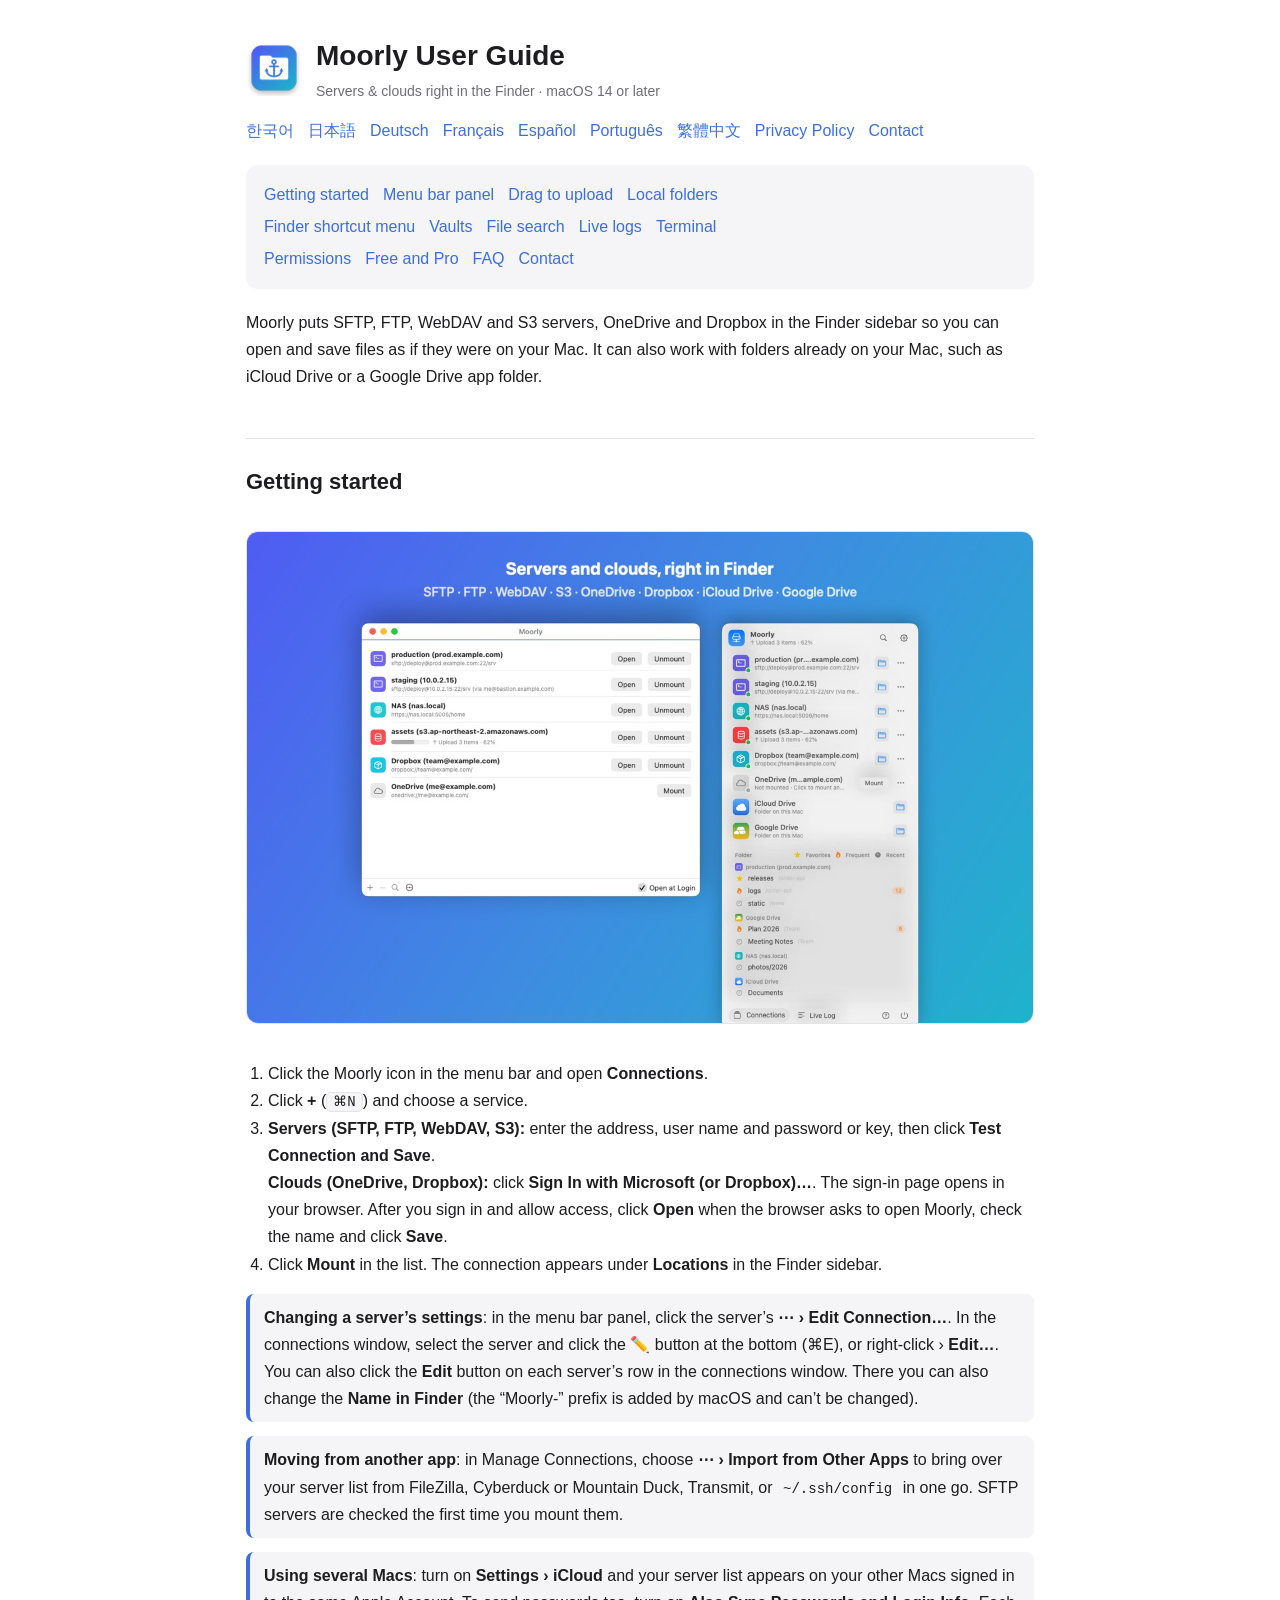
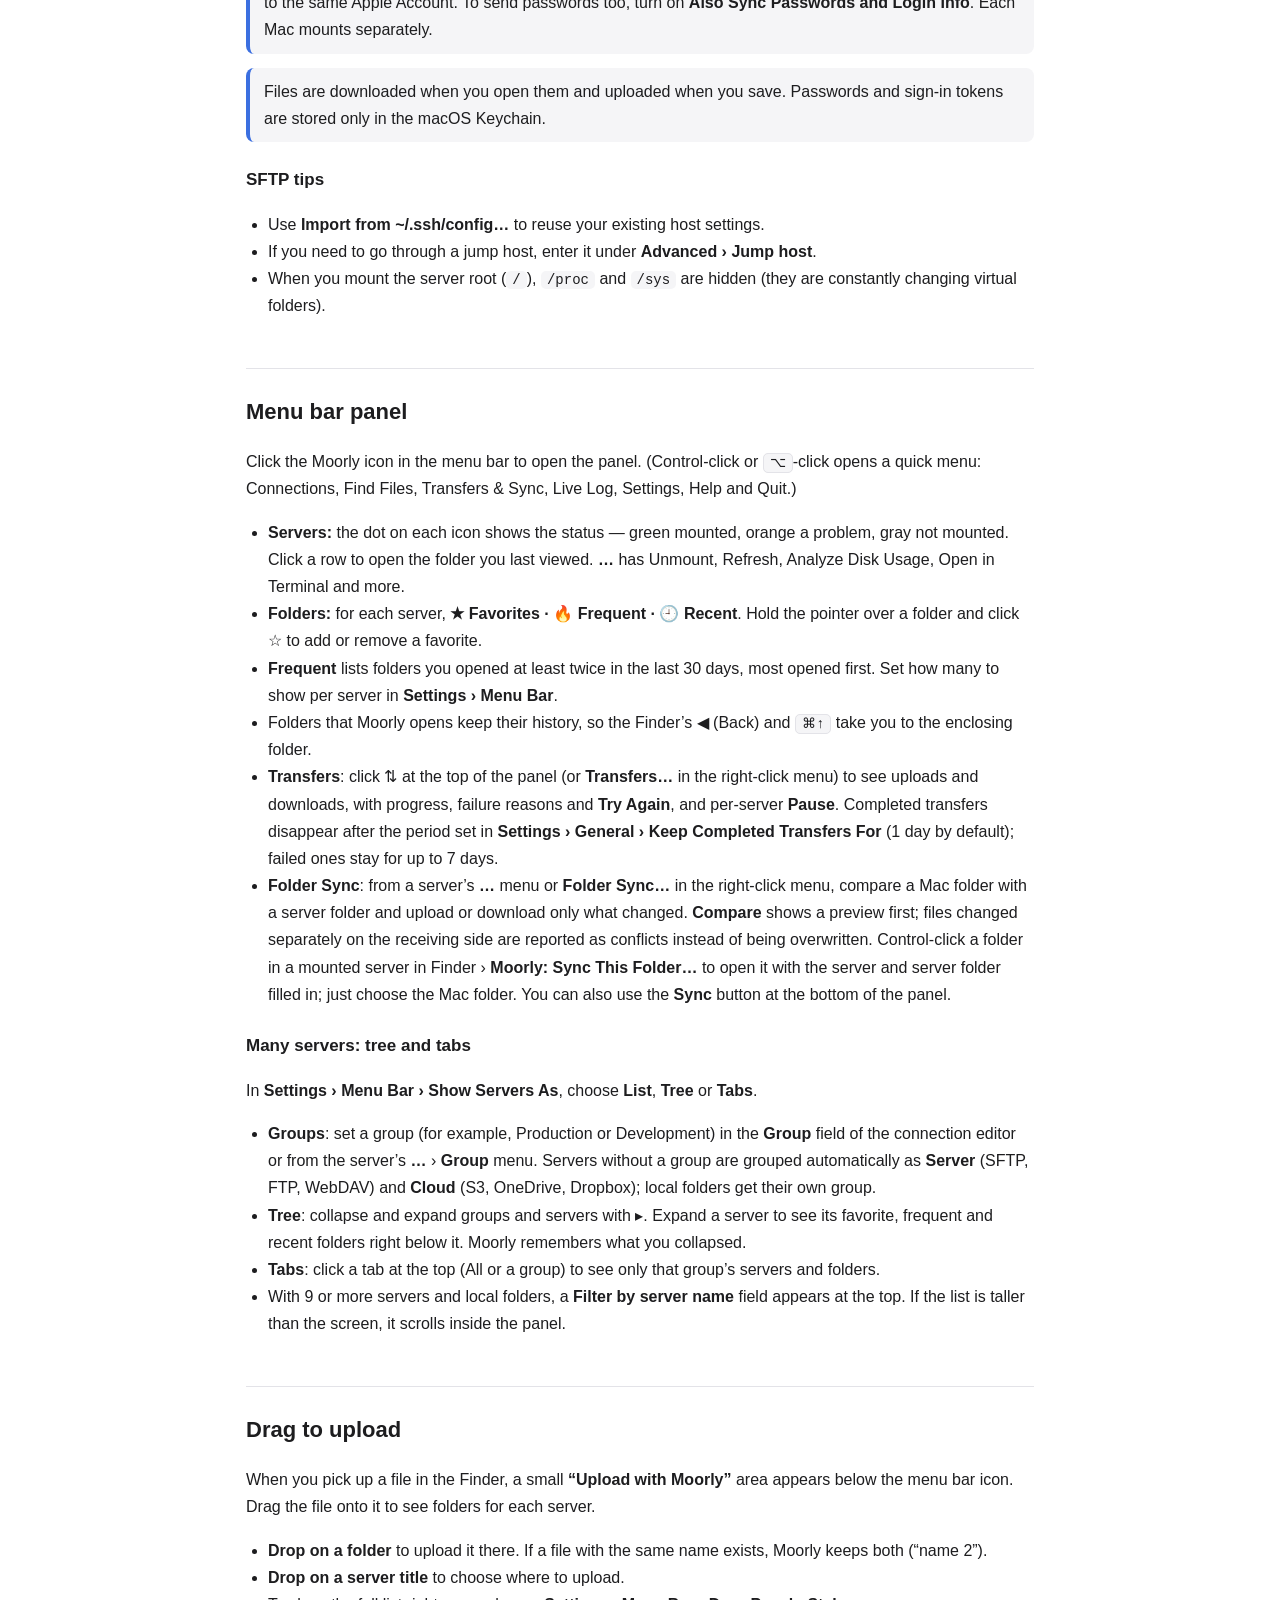
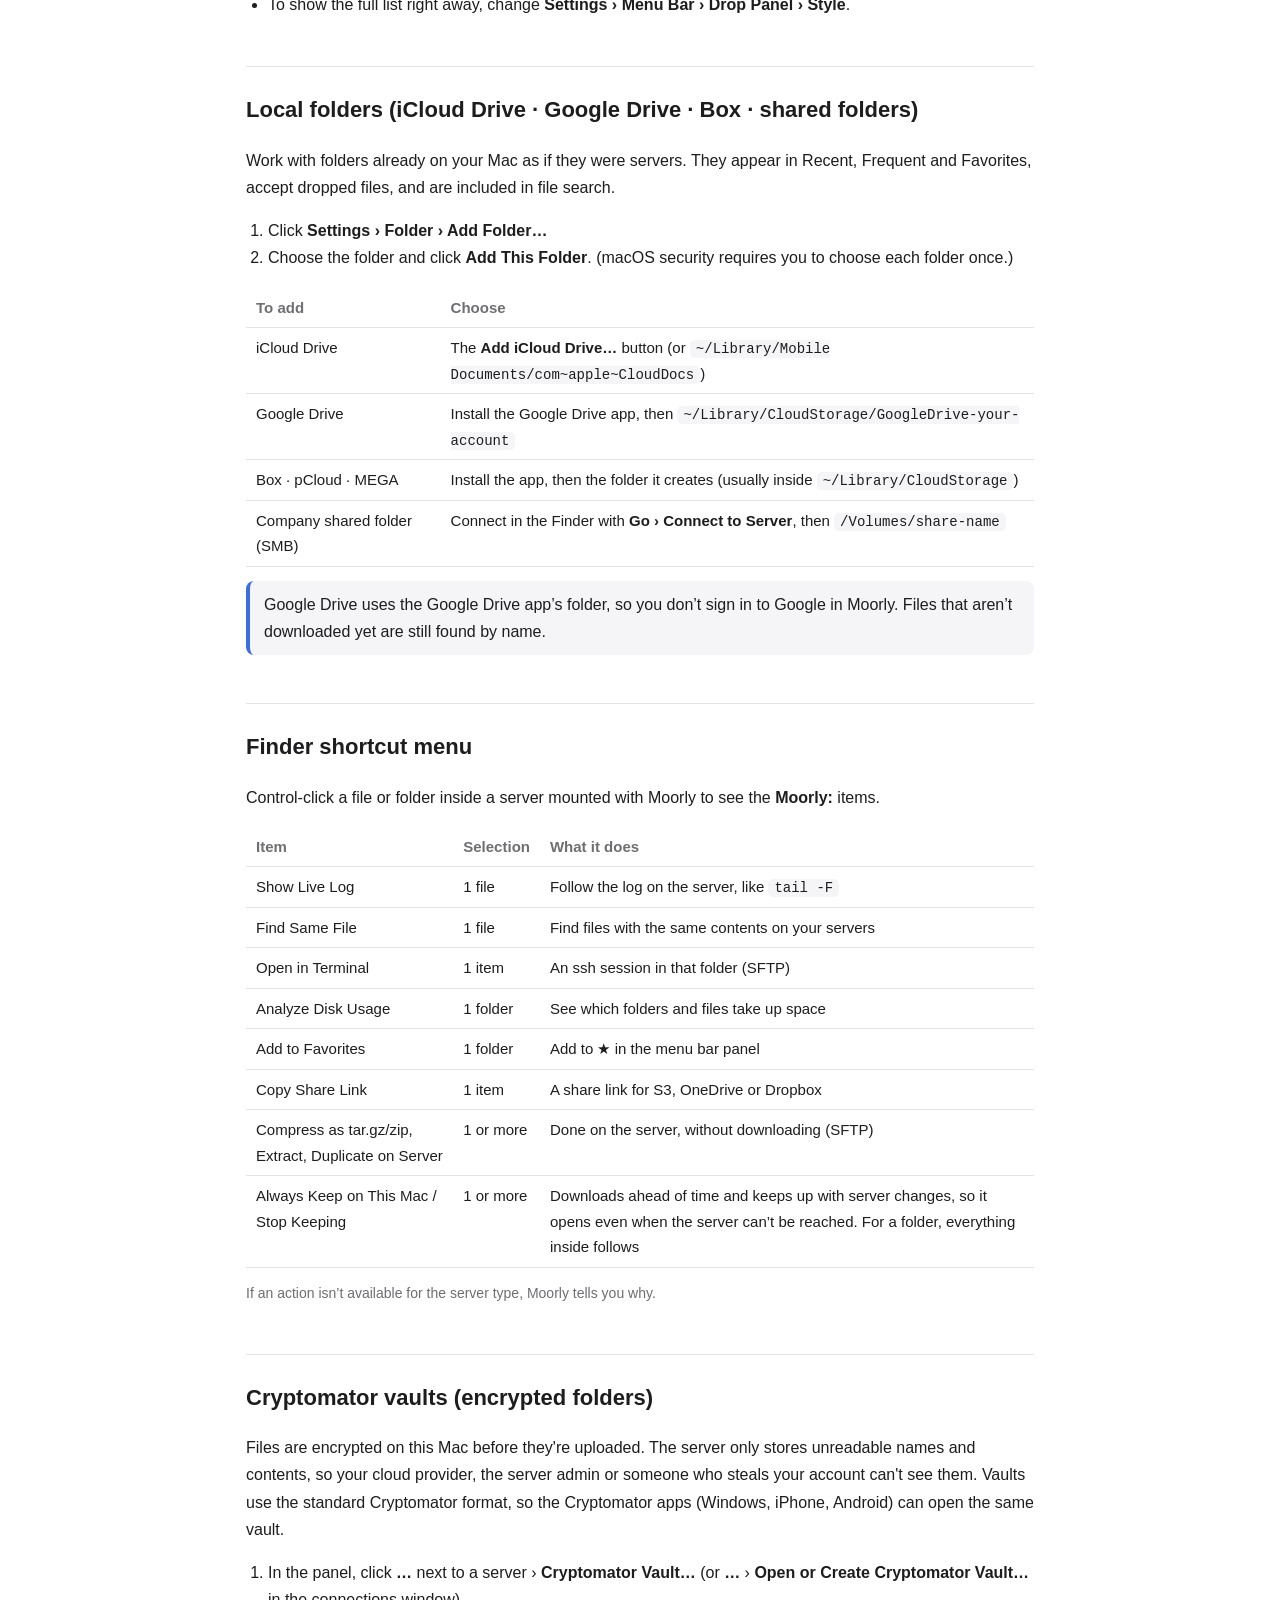
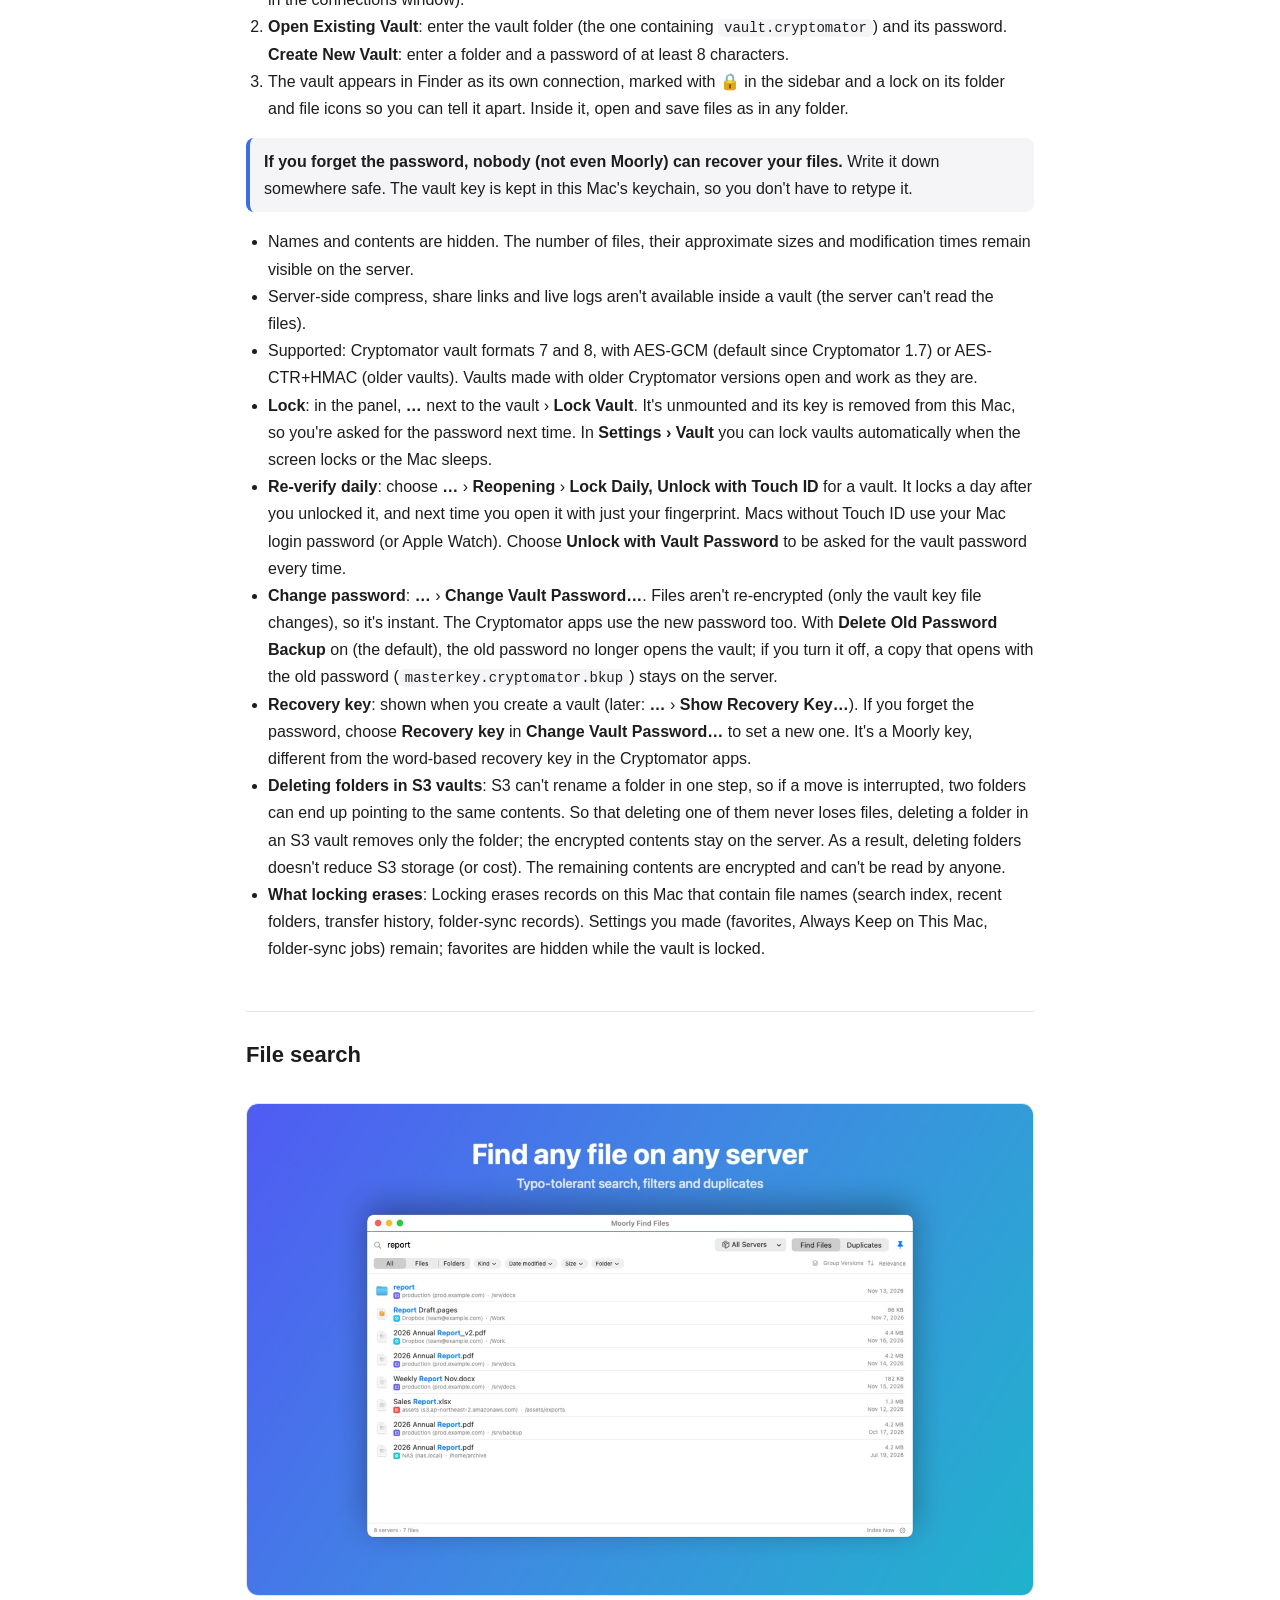
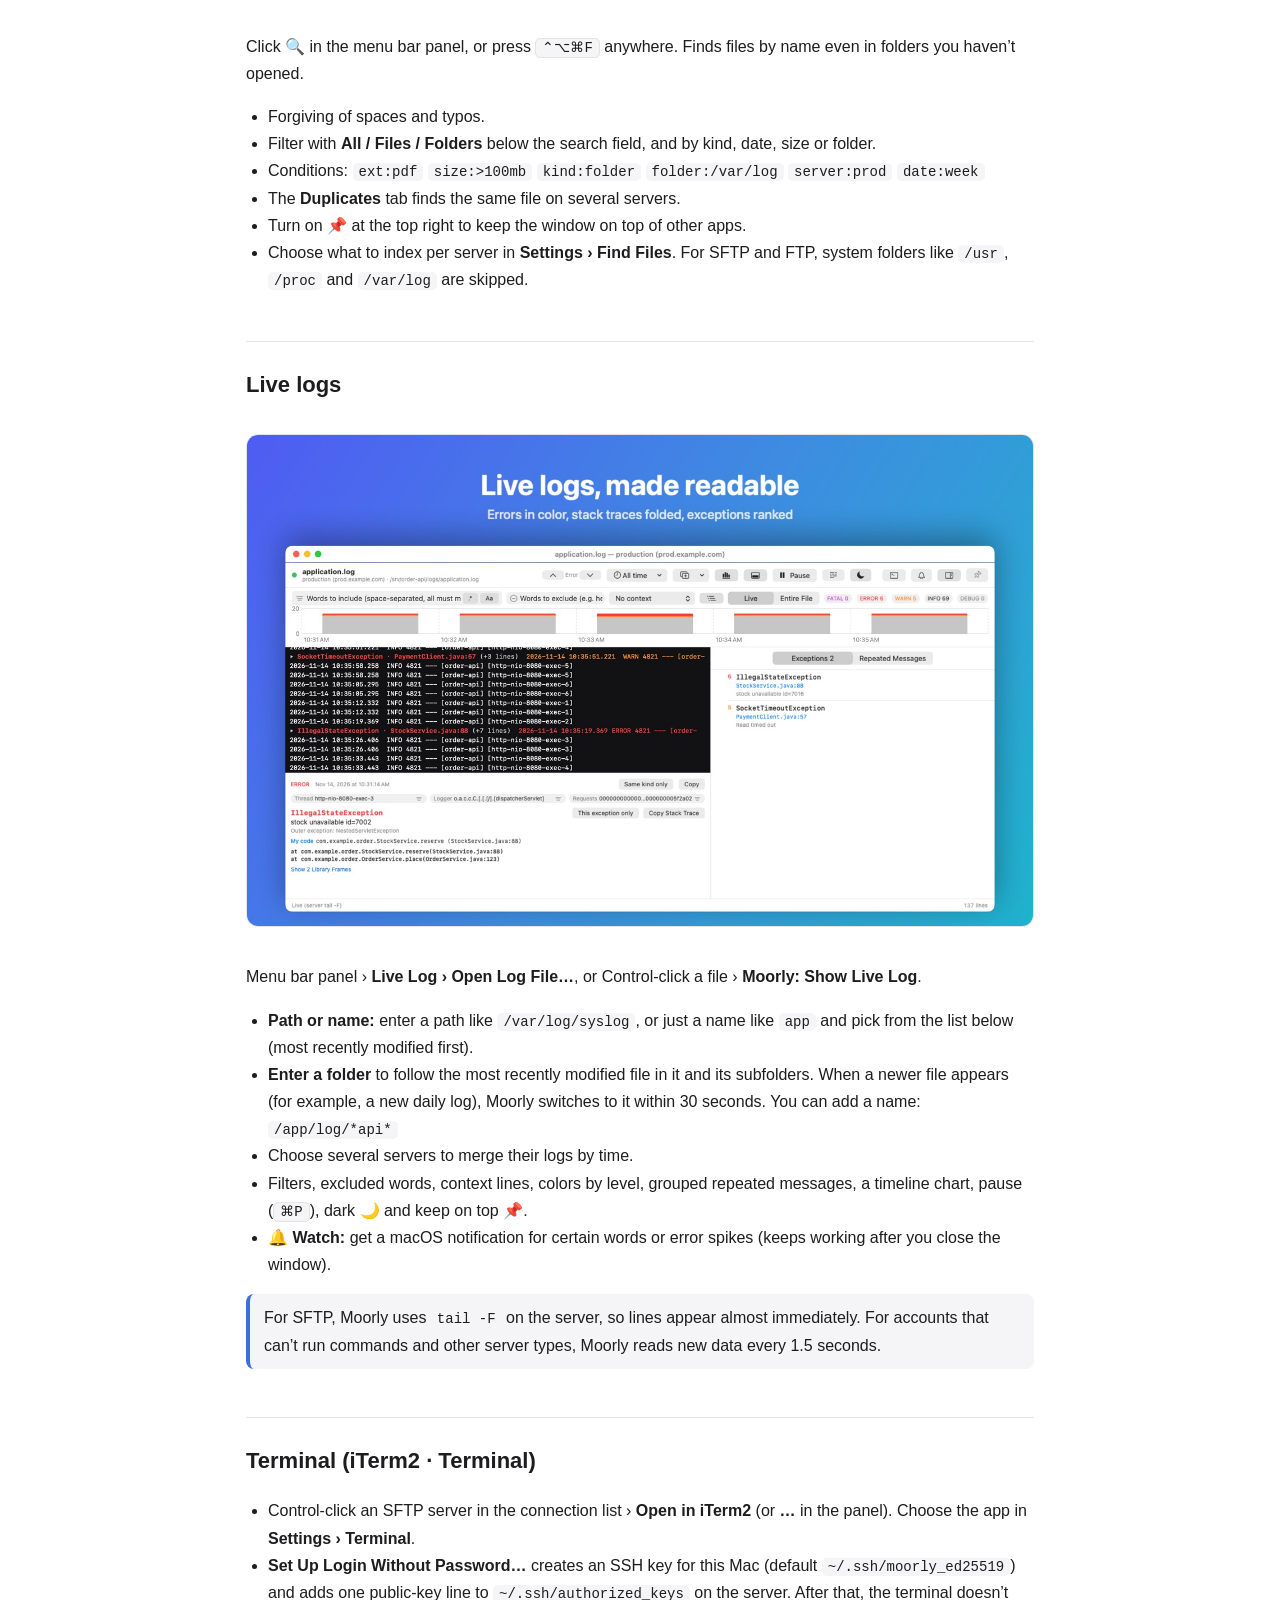
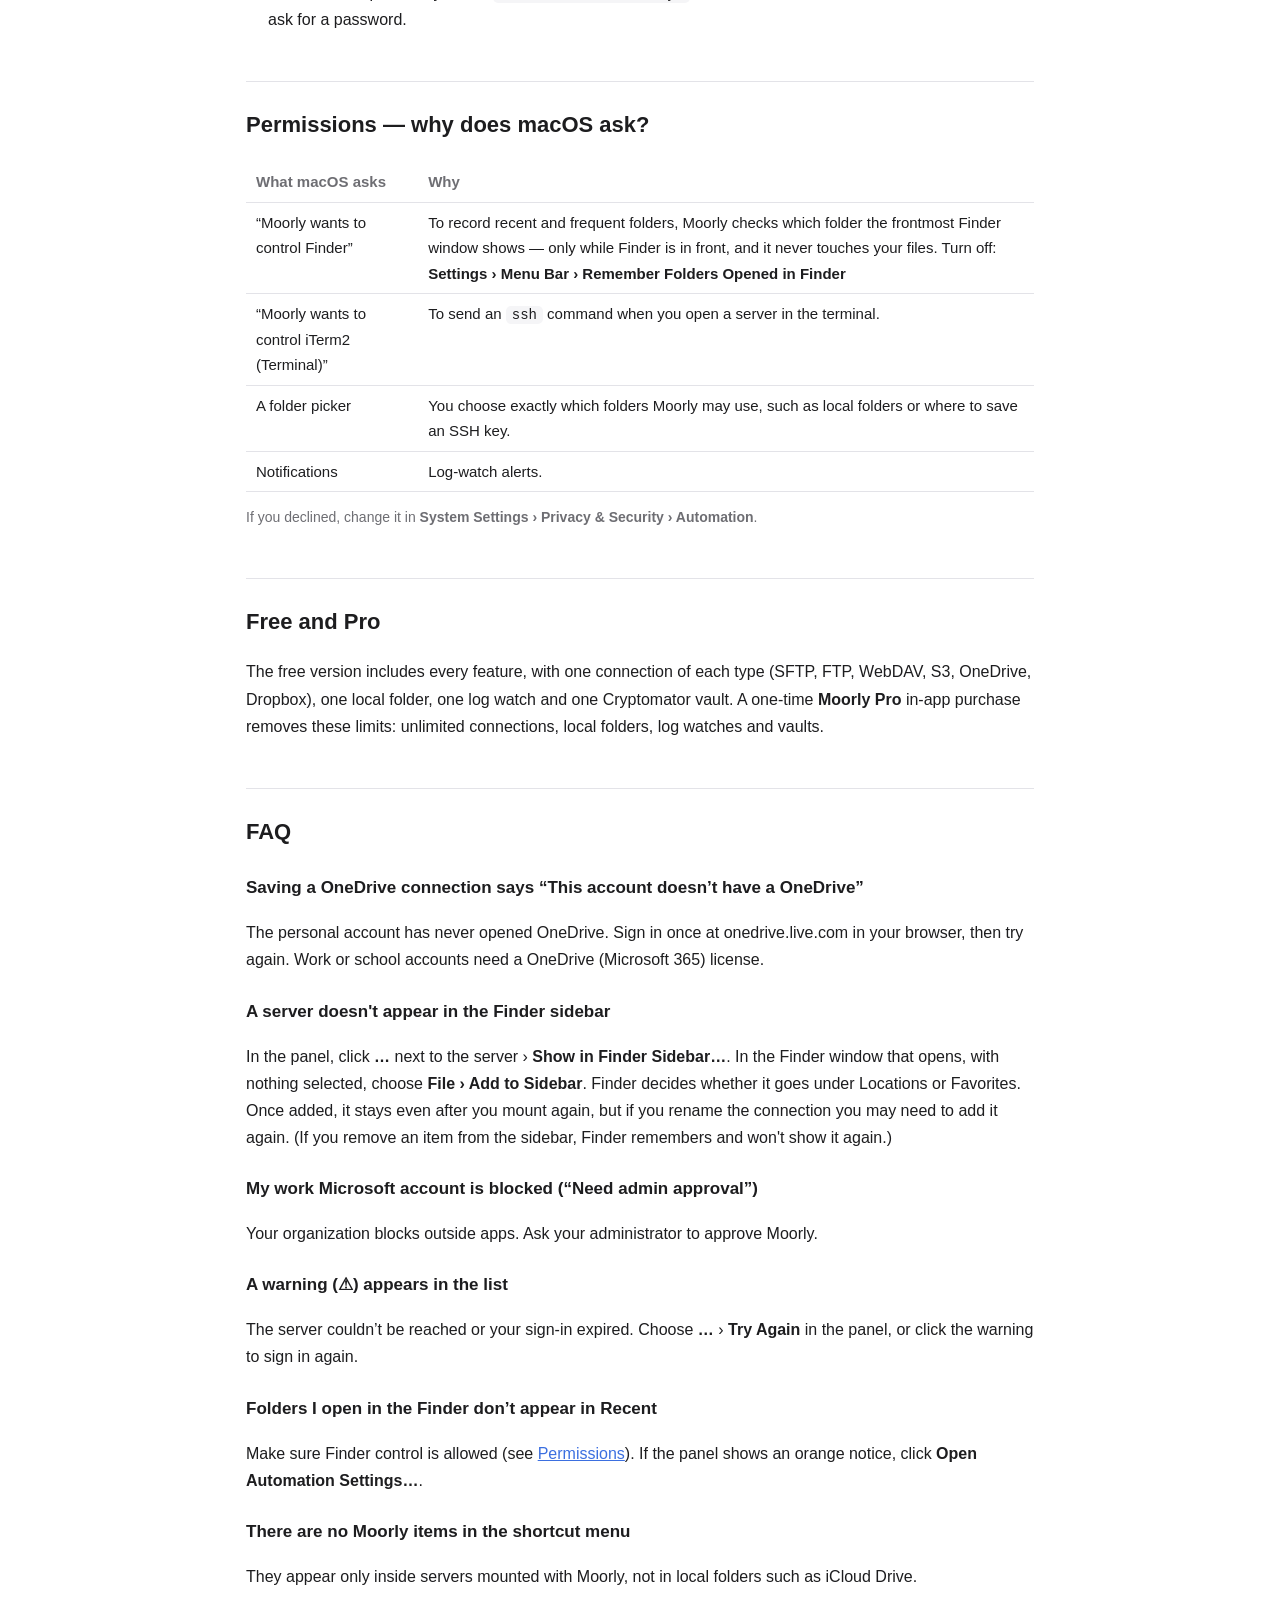
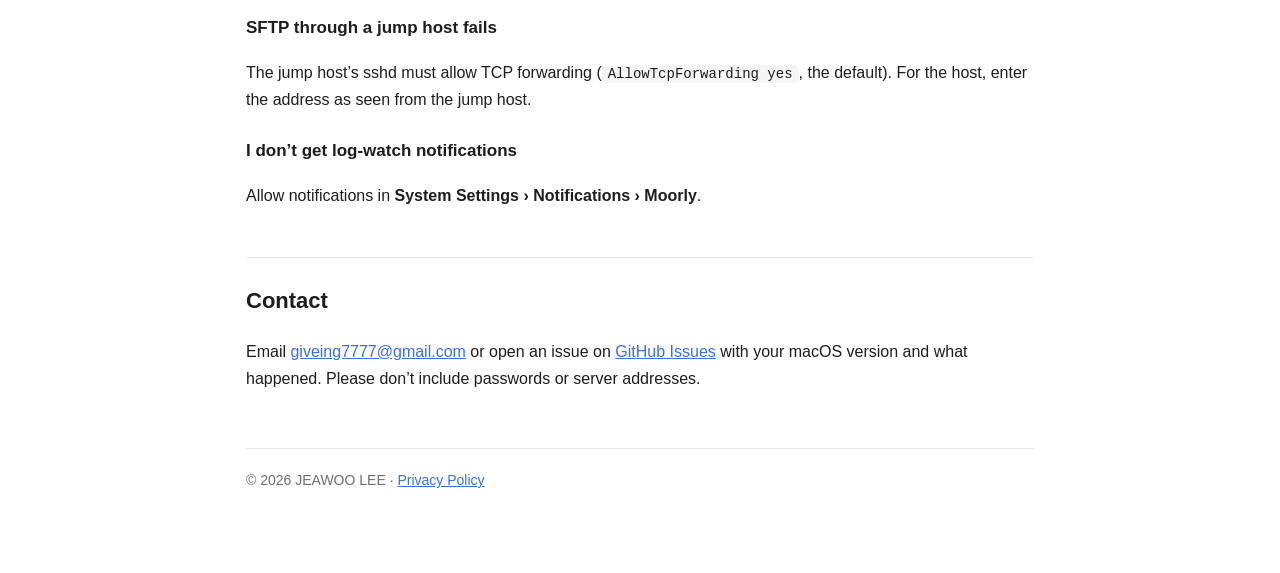
<file: en/index.html>
<!doctype html>
<html lang="en">
<head>
<meta charset="utf-8">
<meta name="viewport" content="width=device-width, initial-scale=1">
<title>Moorly User Guide</title>
<meta name="description" content="Moorly User Guide: connect servers and clouds to the Finder, and use file search, live logs and local folders">
<link rel="stylesheet" href="../guide.css">
</head>
<body>
<div class="wrap">
<header class="top"><img src="../icon.png" alt=""><div><h1>Moorly User Guide</h1><div class="muted">Servers &amp; clouds right in the Finder · macOS 14 or later</div></div></header>
<nav class="lang" style="margin-top:14px"><a href="../ko/">한국어</a><a href="../ja/">日本語</a><a href="../de/">Deutsch</a><a href="../fr/">Français</a><a href="../es/">Español</a><a href="../pt-BR/">Português</a><a href="../zh-Hant/">繁體中文</a><a href="../privacy.html#en">Privacy Policy</a><a href="#contact">Contact</a></nav>

<nav class="toc">
<a href="#start">Getting started</a><a href="#panel">Menu bar panel</a><a href="#drop">Drag to upload</a><a href="#local">Local folders</a>
<a href="#context">Finder shortcut menu</a><a href="#vault">Vaults</a><a href="#search">File search</a><a href="#logs">Live logs</a><a href="#terminal">Terminal</a>
<a href="#permissions">Permissions</a><a href="#pro">Free and Pro</a><a href="#faq">FAQ</a><a href="#contact">Contact</a>
</nav>

<p>Moorly puts SFTP, FTP, WebDAV and S3 servers, OneDrive and Dropbox in the Finder sidebar so you can open and save files as if they were on your Mac.
It can also work with folders already on your Mac, such as iCloud Drive or a Google Drive app folder.</p>

<h2 id="start">Getting started</h2>
<img class="shot" src="../img/en-1-connections.jpg" alt="Connection list and service picker">
<ol>
<li>Click the Moorly icon in the menu bar and open <b>Connections</b>.</li>
<li>Click <b>+</b> (<kbd>⌘N</kbd>) and choose a service.</li>
<li><b>Servers (SFTP, FTP, WebDAV, S3):</b> enter the address, user name and password or key, then click <b>Test Connection and Save</b>.<br>
<b>Clouds (OneDrive, Dropbox):</b> click <b>Sign In with Microsoft (or Dropbox)…</b>. The sign-in page opens in your browser. After you sign in and allow access, click <b>Open</b> when the browser asks to open Moorly, check the name and click <b>Save</b>.</li>
<li>Click <b>Mount</b> in the list. The connection appears under <b>Locations</b> in the Finder sidebar.</li>
</ol>
<div class="tip edit-conn"><b>Changing a server’s settings</b>: in the menu bar panel, click the server’s <b>⋯ › Edit Connection…</b>. In the connections window, select the server and click the <b>✏️</b> button at the bottom (⌘E), or right-click › <b>Edit…</b>. You can also click the <b>Edit</b> button on each server’s row in the connections window. There you can also change the <b>Name in Finder</b> (the “Moorly-” prefix is added by macOS and can’t be changed).</div>
<div class="tip import-other"><b>Moving from another app</b>: in Manage Connections, choose <b>⋯ › Import from Other Apps</b> to bring over your server list from FileZilla, Cyberduck or Mountain Duck, Transmit, or <code>~/.ssh/config</code> in one go. SFTP servers are checked the first time you mount them.</div>
<div class="tip icloud-sync"><b>Using several Macs</b>: turn on <b>Settings › iCloud</b> and your server list appears on your other Macs signed in to the same Apple Account. To send passwords too, turn on <b>Also Sync Passwords and Login Info</b>. Each Mac mounts separately.</div>
<div class="tip">Files are downloaded when you open them and uploaded when you save. Passwords and sign-in tokens are stored only in the macOS Keychain.</div>
<h3>SFTP tips</h3>
<ul>
<li>Use <b>Import from ~/.ssh/config…</b> to reuse your existing host settings.</li>
<li>If you need to go through a jump host, enter it under <b>Advanced › Jump host</b>.</li>
<li>When you mount the server root (<code>/</code>), <code>/proc</code> and <code>/sys</code> are hidden (they are constantly changing virtual folders).</li>
</ul>

<h2 id="panel">Menu bar panel</h2>
<p>Click the Moorly icon in the menu bar to open the panel. (Control-click or <kbd>⌥</kbd>-click opens a quick menu: Connections, Find Files, Transfers & Sync, Live Log, Settings, Help and Quit.)</p>
<ul>
<li><b>Servers:</b> the dot on each icon shows the status — green mounted, orange a problem, gray not mounted. Click a row to open the folder you last viewed. <b>…</b> has Unmount, Refresh, Analyze Disk Usage, Open in Terminal and more.</li>
<li><b>Folders:</b> for each server, <b>★ Favorites · 🔥 Frequent · 🕘 Recent</b>. Hold the pointer over a folder and click ☆ to add or remove a favorite.</li>
<li><b>Frequent</b> lists folders you opened at least twice in the last 30 days, most opened first. Set how many to show per server in <b>Settings › Menu Bar</b>.</li>
<li>Folders that Moorly opens keep their history, so the Finder’s ◀ (Back) and <kbd>⌘↑</kbd> take you to the enclosing folder.</li>
<li class="li-transfers"><b>Transfers</b>: click ⇅ at the top of the panel (or <b>Transfers…</b> in the right-click menu) to see uploads and downloads, with progress, failure reasons and <b>Try Again</b>, and per-server <b>Pause</b>. Completed transfers disappear after the period set in <b>Settings › General › Keep Completed Transfers For</b> (1 day by default); failed ones stay for up to 7 days.</li>
<li class="li-foldersync"><b>Folder Sync</b>: from a server’s <b>…</b> menu or <b>Folder Sync…</b> in the right-click menu, compare a Mac folder with a server folder and upload or download only what changed. <b>Compare</b> shows a preview first; files changed separately on the receiving side are reported as conflicts instead of being overwritten. Control-click a folder in a mounted server in Finder › <b>Moorly: Sync This Folder…</b> to open it with the server and server folder filled in; just choose the Mac folder. You can also use the <b>Sync</b> button at the bottom of the panel.</li>
</ul>

<h3 id="groups">Many servers: tree and tabs</h3>
<p>In <b>Settings › Menu Bar › Show Servers As</b>, choose <b>List</b>, <b>Tree</b> or <b>Tabs</b>.</p>
<ul>
<li><b>Groups</b>: set a group (for example, Production or Development) in the <b>Group</b> field of the connection editor or from the server’s <b>…</b> › <b>Group</b> menu. Servers without a group are grouped automatically as <b>Server</b> (SFTP, FTP, WebDAV) and <b>Cloud</b> (S3, OneDrive, Dropbox); local folders get their own group.</li>
<li><b>Tree</b>: collapse and expand groups and servers with ▸. Expand a server to see its favorite, frequent and recent folders right below it. Moorly remembers what you collapsed.</li>
<li><b>Tabs</b>: click a tab at the top (All or a group) to see only that group’s servers and folders.</li>
<li>With 9 or more servers and local folders, a <b>Filter by server name</b> field appears at the top. If the list is taller than the screen, it scrolls inside the panel.</li>
</ul>

<h2 id="drop">Drag to upload</h2>
<p>When you pick up a file in the Finder, a small <b>“Upload with Moorly”</b> area appears below the menu bar icon. Drag the file onto it to see folders for each server.</p>
<ul>
<li><b>Drop on a folder</b> to upload it there. If a file with the same name exists, Moorly keeps both (“name 2”).</li>
<li><b>Drop on a server title</b> to choose where to upload.</li>
<li>To show the full list right away, change <b>Settings › Menu Bar › Drop Panel › Style</b>.</li>
</ul>

<h2 id="local">Local folders (iCloud Drive · Google Drive · Box · shared folders)</h2>
<p>Work with folders already on your Mac as if they were servers. They appear in Recent, Frequent and Favorites, accept dropped files, and are included in file search.</p>
<ol>
<li>Click <b>Settings › Folder › Add Folder…</b></li>
<li>Choose the folder and click <b>Add This Folder</b>. (macOS security requires you to choose each folder once.)</li>
</ol>
<table>
<tr><th>To add</th><th>Choose</th></tr>
<tr><td>iCloud Drive</td><td>The <b>Add iCloud Drive…</b> button (or <code>~/Library/Mobile Documents/com~apple~CloudDocs</code>)</td></tr>
<tr><td>Google Drive</td><td>Install the Google Drive app, then <code>~/Library/CloudStorage/GoogleDrive-your-account</code></td></tr>
<tr><td>Box · pCloud · MEGA</td><td>Install the app, then the folder it creates (usually inside <code>~/Library/CloudStorage</code>)</td></tr>
<tr><td>Company shared folder (SMB)</td><td>Connect in the Finder with <b>Go › Connect to Server</b>, then <code>/Volumes/share-name</code></td></tr>
</table>
<div class="tip">Google Drive uses the Google Drive app’s folder, so you don’t sign in to Google in Moorly. Files that aren’t downloaded yet are still found by name.</div>

<h2 id="context">Finder shortcut menu</h2>
<p>Control-click a file or folder inside a server mounted with Moorly to see the <b>Moorly:</b> items.</p>
<table>
<tr><th>Item</th><th>Selection</th><th>What it does</th></tr>
<tr><td>Show Live Log</td><td>1 file</td><td>Follow the log on the server, like <code>tail -F</code></td></tr>
<tr><td>Find Same File</td><td>1 file</td><td>Find files with the same contents on your servers</td></tr>
<tr><td>Open in Terminal</td><td>1 item</td><td>An ssh session in that folder (SFTP)</td></tr>
<tr><td>Analyze Disk Usage</td><td>1 folder</td><td>See which folders and files take up space</td></tr>
<tr><td>Add to Favorites</td><td>1 folder</td><td>Add to ★ in the menu bar panel</td></tr>
<tr><td>Copy Share Link</td><td>1 item</td><td>A share link for S3, OneDrive or Dropbox</td></tr>
<tr><td>Compress as tar.gz/zip, Extract, Duplicate on Server</td><td>1 or more</td><td>Done on the server, without downloading (SFTP)</td></tr>
<tr class="action-keep"><td>Always Keep on This Mac / Stop Keeping</td><td>1 or more</td><td>Downloads ahead of time and keeps up with server changes, so it opens even when the server can’t be reached. For a folder, everything inside follows</td></tr>
</table>
<p class="muted">If an action isn’t available for the server type, Moorly tells you why.</p>

<h2 id="vault">Cryptomator vaults (encrypted folders)</h2>
<p>Files are encrypted on this Mac before they're uploaded. The server only stores unreadable names and contents, so your cloud provider, the server admin or someone who steals your account can't see them. Vaults use the standard Cryptomator format, so the Cryptomator apps (Windows, iPhone, Android) can open the same vault.</p>
<ol>
<li>In the panel, click <b>…</b> next to a server › <b>Cryptomator Vault…</b> (or <b>…</b> › <b>Open or Create Cryptomator Vault…</b> in the connections window).</li>
<li><b>Open Existing Vault</b>: enter the vault folder (the one containing <code>vault.cryptomator</code>) and its password. <b>Create New Vault</b>: enter a folder and a password of at least 8 characters.</li>
<li>The vault appears in Finder as its own connection, marked with 🔒 in the sidebar and a lock on its folder and file icons so you can tell it apart. Inside it, open and save files as in any folder.</li>
</ol>
<div class="tip"><b>If you forget the password, nobody (not even Moorly) can recover your files.</b> Write it down somewhere safe. The vault key is kept in this Mac's keychain, so you don't have to retype it.</div>
<ul>
<li>Names and contents are hidden. The number of files, their approximate sizes and modification times remain visible on the server.</li>
<li>Server-side compress, share links and live logs aren't available inside a vault (the server can't read the files).</li>
<li>Supported: Cryptomator vault formats 7 and 8, with AES-GCM (default since Cryptomator 1.7) or AES-CTR+HMAC (older vaults). Vaults made with older Cryptomator versions open and work as they are.</li>
<li><b>Lock</b>: in the panel, <b>…</b> next to the vault › <b>Lock Vault</b>. It's unmounted and its key is removed from this Mac, so you're asked for the password next time. In <b>Settings › Vault</b> you can lock vaults automatically when the screen locks or the Mac sleeps.</li>
<li><b>Re-verify daily</b>: choose <b>…</b> › <b>Reopening</b> › <b>Lock Daily, Unlock with Touch ID</b> for a vault. It locks a day after you unlocked it, and next time you open it with just your fingerprint. Macs without Touch ID use your Mac login password (or Apple Watch). Choose <b>Unlock with Vault Password</b> to be asked for the vault password every time.</li>
<li><b>Change password</b>: <b>…</b> › <b>Change Vault Password…</b>. Files aren't re-encrypted (only the vault key file changes), so it's instant. The Cryptomator apps use the new password too. With <b>Delete Old Password Backup</b> on (the default), the old password no longer opens the vault; if you turn it off, a copy that opens with the old password (<code>masterkey.cryptomator.bkup</code>) stays on the server.</li>
<li><b>Recovery key</b>: shown when you create a vault (later: <b>…</b> › <b>Show Recovery Key…</b>). If you forget the password, choose <b>Recovery key</b> in <b>Change Vault Password…</b> to set a new one. It's a Moorly key, different from the word-based recovery key in the Cryptomator apps.</li>
<li class="vault-s3-note"><b>Deleting folders in S3 vaults</b>: S3 can't rename a folder in one step, so if a move is interrupted, two folders can end up pointing to the same contents. So that deleting one of them never loses files, deleting a folder in an S3 vault removes only the folder; the encrypted contents stay on the server. As a result, deleting folders doesn't reduce S3 storage (or cost). The remaining contents are encrypted and can't be read by anyone.</li>
<li><b>What locking erases</b>: Locking erases records on this Mac that contain file names (search index, recent folders, transfer history, folder-sync records). Settings you made (favorites, Always Keep on This Mac, folder-sync jobs) remain; favorites are hidden while the vault is locked.</li>
</ul>

<h2 id="search">File search</h2>
<img class="shot" src="../img/en-2-search.jpg" alt="File search window">
<p>Click 🔍 in the menu bar panel, or press <kbd>⌃⌥⌘F</kbd> anywhere. Finds files by name even in folders you haven’t opened.</p>
<ul>
<li>Forgiving of spaces and typos.</li>
<li>Filter with <b>All / Files / Folders</b> below the search field, and by kind, date, size or folder.</li>
<li>Conditions: <code>ext:pdf</code> <code>size:&gt;100mb</code> <code>kind:folder</code> <code>folder:/var/log</code> <code>server:prod</code> <code>date:week</code></li>
<li>The <b>Duplicates</b> tab finds the same file on several servers.</li>
<li>Turn on 📌 at the top right to keep the window on top of other apps.</li>
<li>Choose what to index per server in <b>Settings › Find Files</b>. For SFTP and FTP, system folders like <code>/usr</code>, <code>/proc</code> and <code>/var/log</code> are skipped.</li>
</ul>

<h2 id="logs">Live logs</h2>
<img class="shot" src="../img/en-3-logs.jpg" alt="Live log window">
<p>Menu bar panel › <b>Live Log › Open Log File…</b>, or Control-click a file › <b>Moorly: Show Live Log</b>.</p>
<ul>
<li><b>Path or name:</b> enter a path like <code>/var/log/syslog</code>, or just a name like <code>app</code> and pick from the list below (most recently modified first).</li>
<li><b>Enter a folder</b> to follow the most recently modified file in it and its subfolders. When a newer file appears (for example, a new daily log), Moorly switches to it within 30 seconds. You can add a name: <code>/app/log/*api*</code></li>
<li>Choose several servers to merge their logs by time.</li>
<li>Filters, excluded words, context lines, colors by level, grouped repeated messages, a timeline chart, pause (<kbd>⌘P</kbd>), dark 🌙 and keep on top 📌.</li>
<li>🔔 <b>Watch:</b> get a macOS notification for certain words or error spikes (keeps working after you close the window).</li>
</ul>
<div class="tip">For SFTP, Moorly uses <code>tail -F</code> on the server, so lines appear almost immediately. For accounts that can’t run commands and other server types, Moorly reads new data every 1.5 seconds.</div>

<h2 id="terminal">Terminal (iTerm2 · Terminal)</h2>
<ul>
<li>Control-click an SFTP server in the connection list › <b>Open in iTerm2</b> (or <b>…</b> in the panel). Choose the app in <b>Settings › Terminal</b>.</li>
<li><b>Set Up Login Without Password…</b> creates an SSH key for this Mac (default <code>~/.ssh/moorly_ed25519</code>) and adds one public-key line to <code>~/.ssh/authorized_keys</code> on the server. After that, the terminal doesn’t ask for a password.</li>
</ul>

<h2 id="permissions">Permissions — why does macOS ask?</h2>
<table>
<tr><th>What macOS asks</th><th>Why</th></tr>
<tr><td>“Moorly wants to control Finder”</td><td>To record recent and frequent folders, Moorly checks which folder the frontmost Finder window shows — only while Finder is in front, and it never touches your files. Turn off: <b>Settings › Menu Bar › Remember Folders Opened in Finder</b></td></tr>
<tr><td>“Moorly wants to control iTerm2 (Terminal)”</td><td>To send an <code>ssh</code> command when you open a server in the terminal.</td></tr>
<tr><td>A folder picker</td><td>You choose exactly which folders Moorly may use, such as local folders or where to save an SSH key.</td></tr>
<tr><td>Notifications</td><td>Log-watch alerts.</td></tr>
</table>
<p class="muted">If you declined, change it in <b>System Settings › Privacy &amp; Security › Automation</b>.</p>

<h2 id="pro">Free and Pro</h2>
<p>The free version includes every feature, with one connection of each type (SFTP, FTP, WebDAV, S3, OneDrive, Dropbox), one local folder, one log watch and one Cryptomator vault. A one-time <b>Moorly Pro</b> in-app purchase removes these limits: unlimited connections, local folders, log watches and vaults.</p>

<h2 id="faq">FAQ</h2>
<h3>Saving a OneDrive connection says “This account doesn’t have a OneDrive”</h3>
<p>The personal account has never opened OneDrive. Sign in once at onedrive.live.com in your browser, then try again. Work or school accounts need a OneDrive (Microsoft 365) license.</p>
<h3>A server doesn't appear in the Finder sidebar</h3>
<p>In the panel, click <b>…</b> next to the server › <b>Show in Finder Sidebar…</b>. In the Finder window that opens, with nothing selected, choose <b>File › Add to Sidebar</b>. Finder decides whether it goes under Locations or Favorites. Once added, it stays even after you mount again, but if you rename the connection you may need to add it again. (If you remove an item from the sidebar, Finder remembers and won't show it again.)</p>
<h3>My work Microsoft account is blocked (“Need admin approval”)</h3>
<p>Your organization blocks outside apps. Ask your administrator to approve Moorly.</p>
<h3>A warning (⚠︎) appears in the list</h3>
<p>The server couldn’t be reached or your sign-in expired. Choose <b>…</b> › <b>Try Again</b> in the panel, or click the warning to sign in again.</p>
<h3>Folders I open in the Finder don’t appear in Recent</h3>
<p>Make sure Finder control is allowed (see <a href="#permissions">Permissions</a>). If the panel shows an orange notice, click <b>Open Automation Settings…</b>.</p>
<h3>There are no Moorly items in the shortcut menu</h3>
<p>They appear only inside servers mounted with Moorly, not in local folders such as iCloud Drive.</p>
<h3>SFTP through a jump host fails</h3>
<p>The jump host’s sshd must allow TCP forwarding (<code>AllowTcpForwarding yes</code>, the default). For the host, enter the address as seen from the jump host.</p>
<h3>I don’t get log-watch notifications</h3>
<p>Allow notifications in <b>System Settings › Notifications › Moorly</b>.</p>

<h2 id="contact">Contact</h2>
<p>Email <a href="mailto:giveing7777@gmail.com">giveing7777@gmail.com</a> or open an issue on <a href="https://github.com/jwss-lee/moorly/issues">GitHub Issues</a> with your macOS version and what happened. Please don’t include passwords or server addresses.</p>

<footer class="muted">© 2026 JEAWOO LEE · <a href="../privacy.html#en">Privacy Policy</a></footer>
</div>
</body>
</html>
</file>
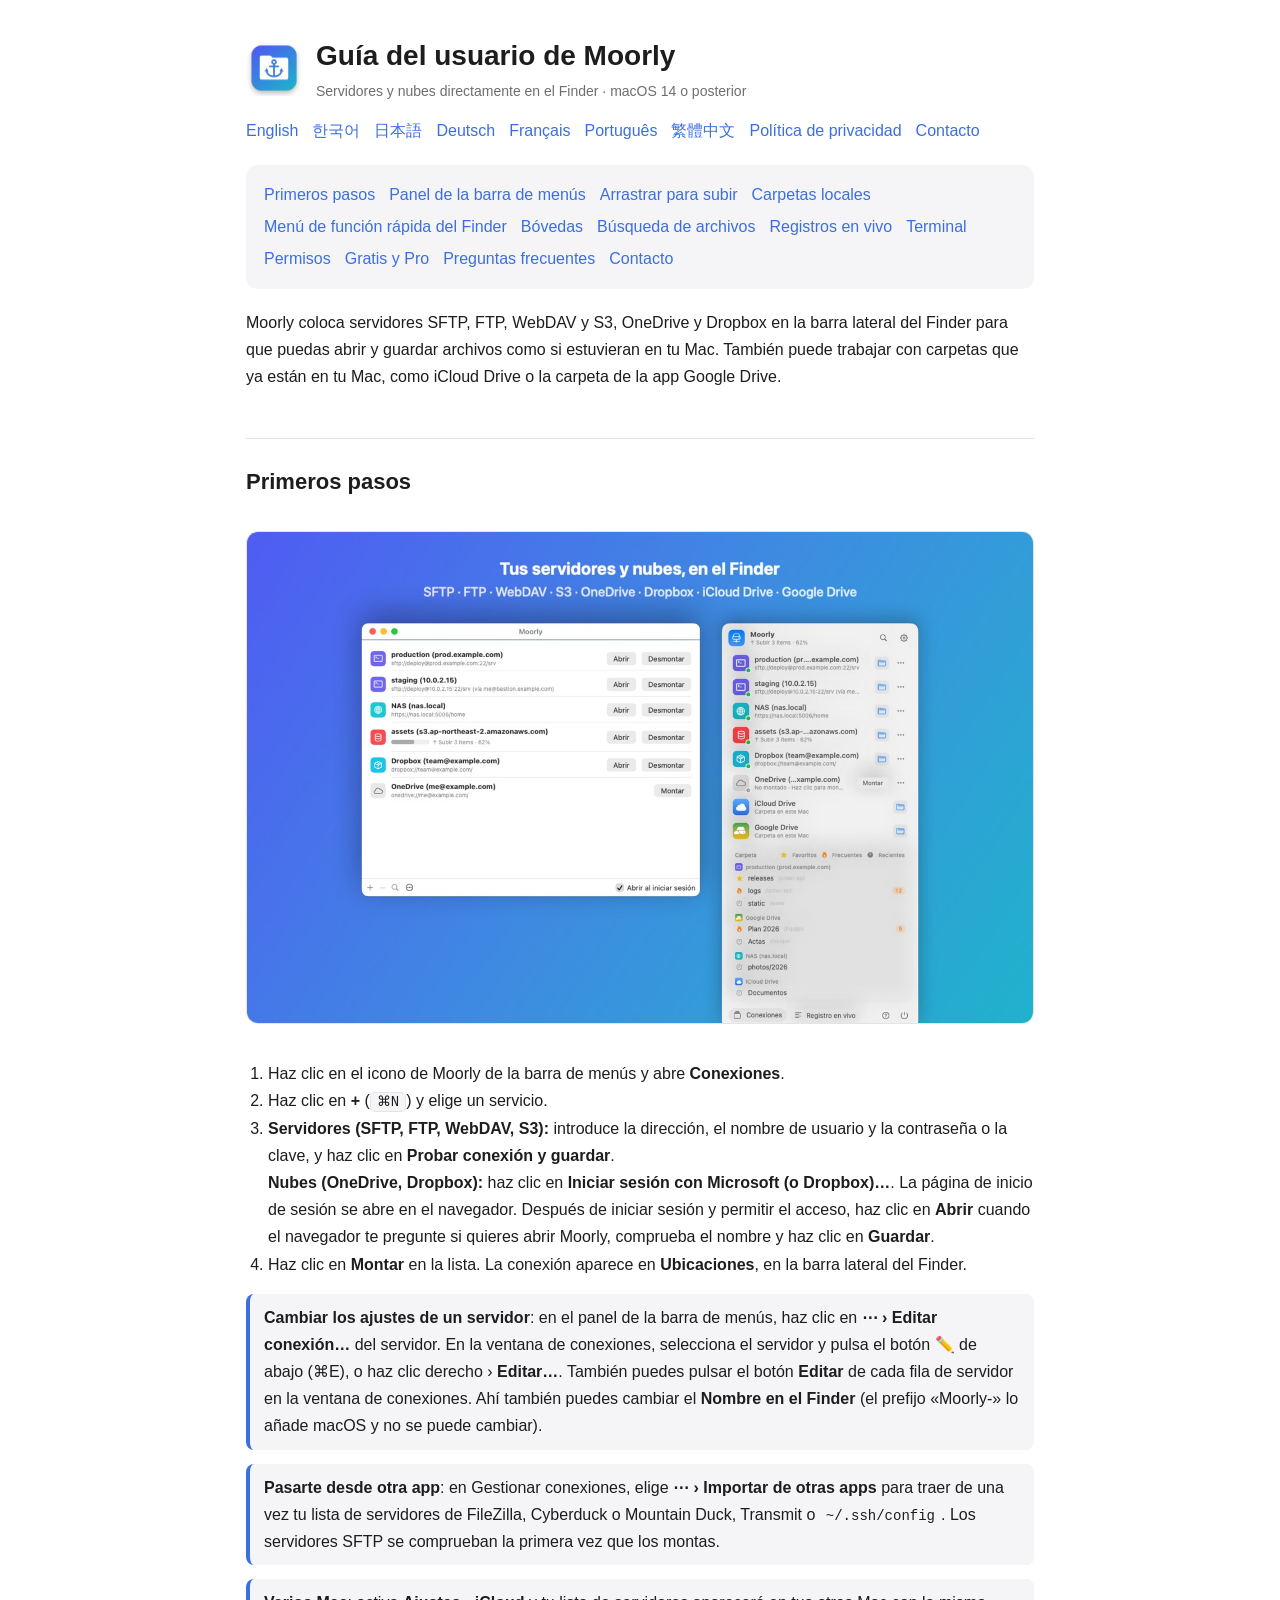
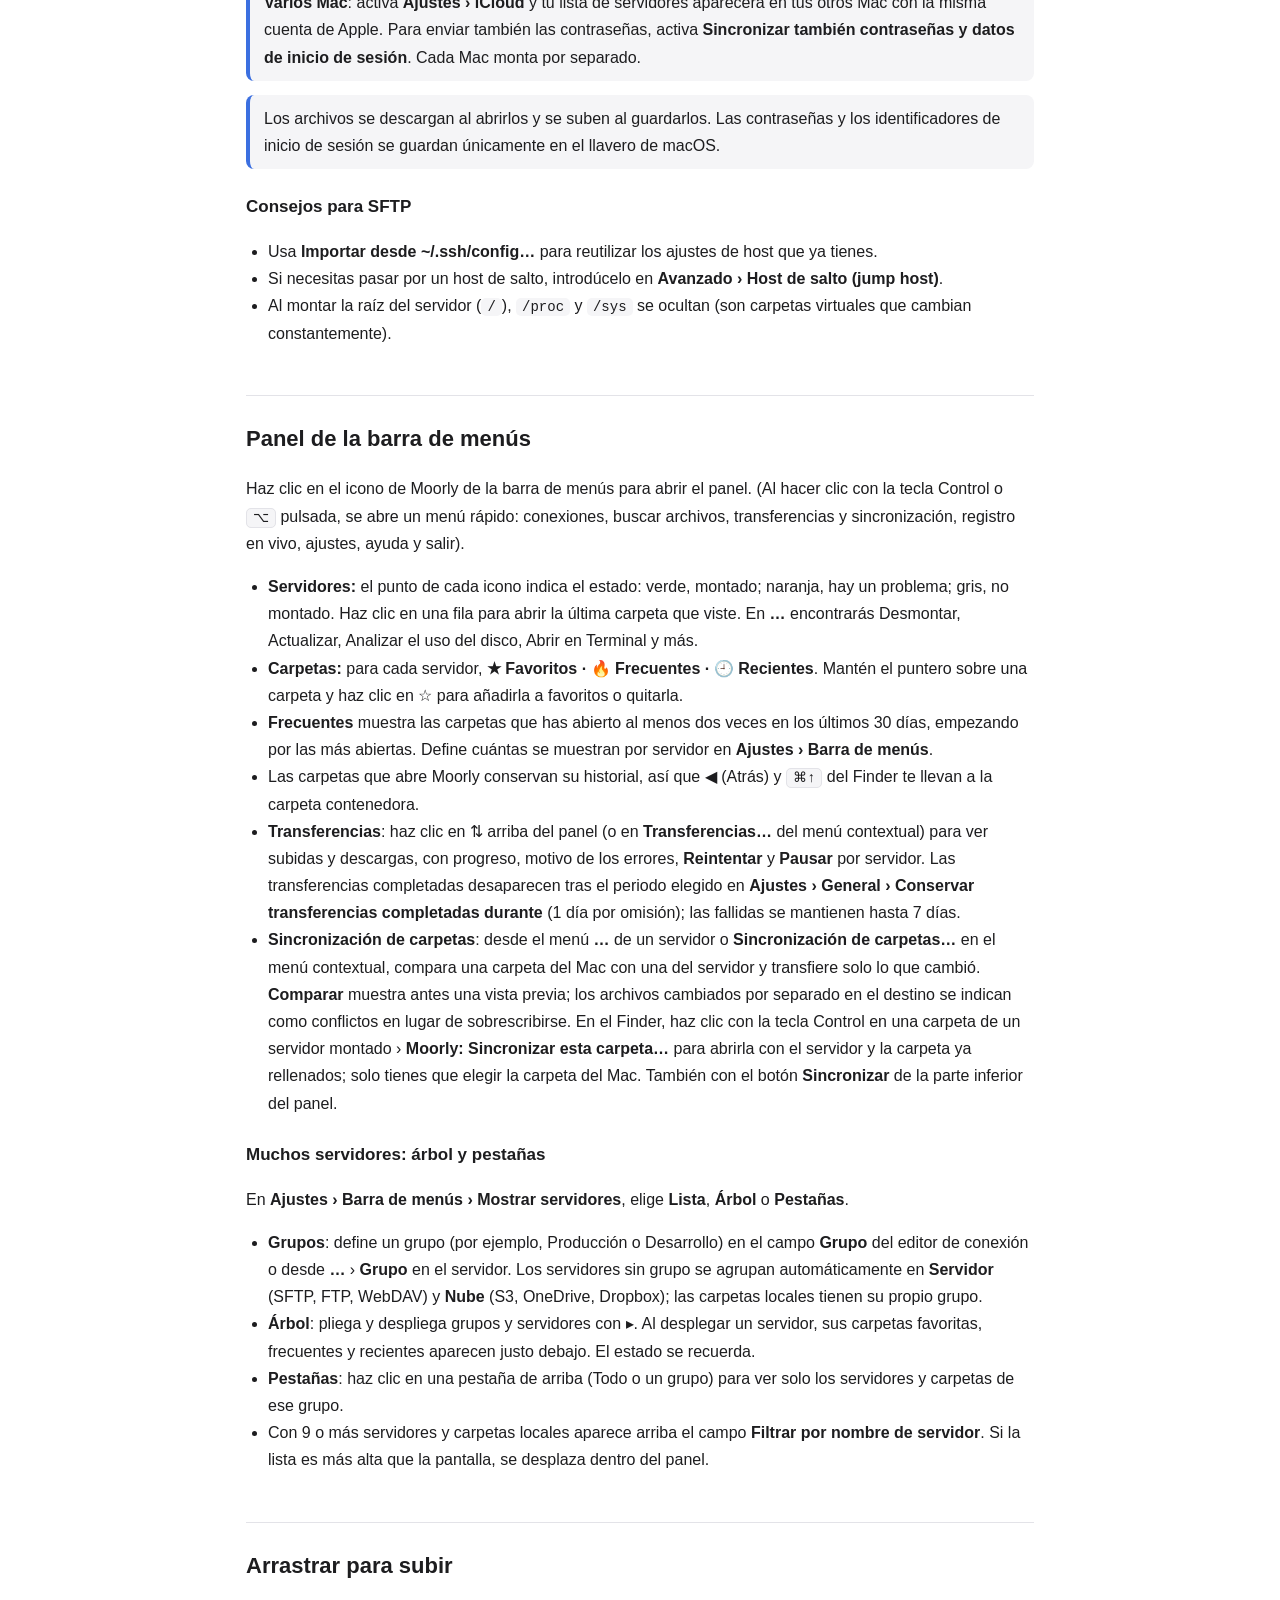
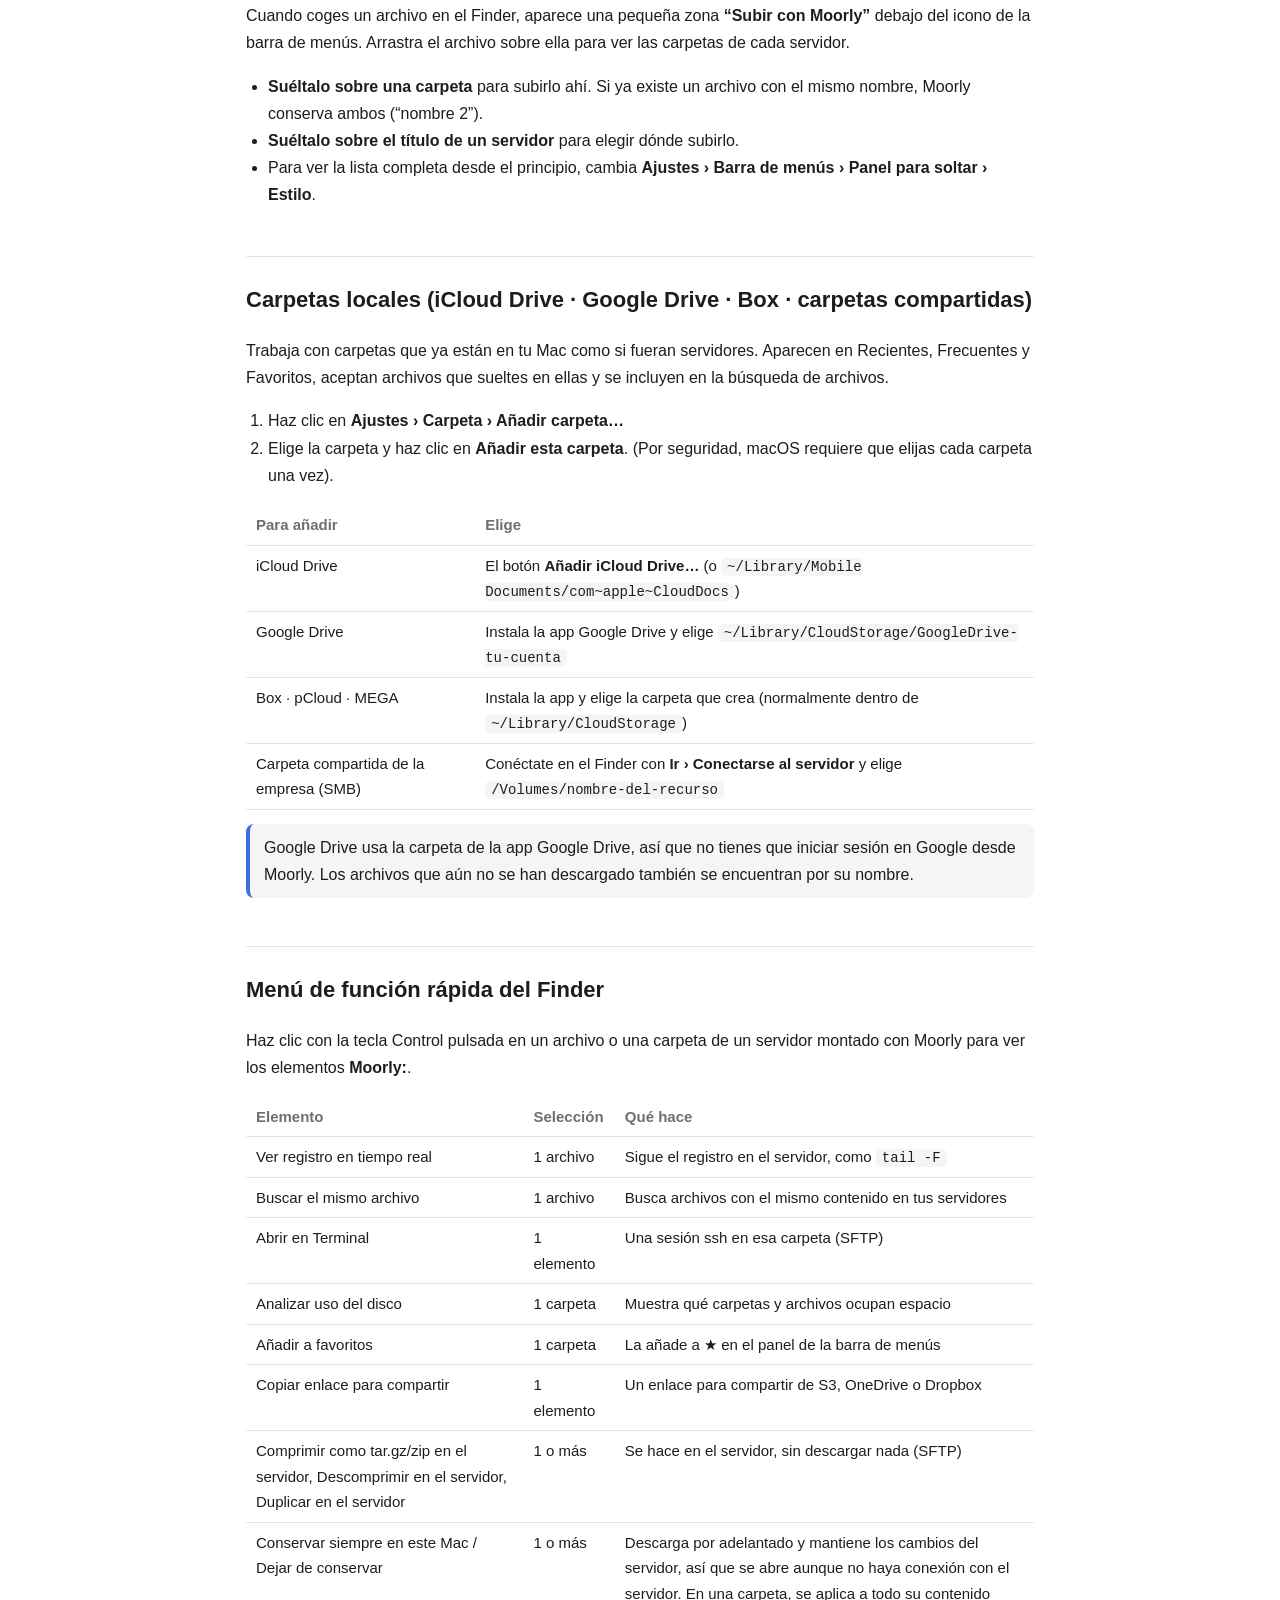
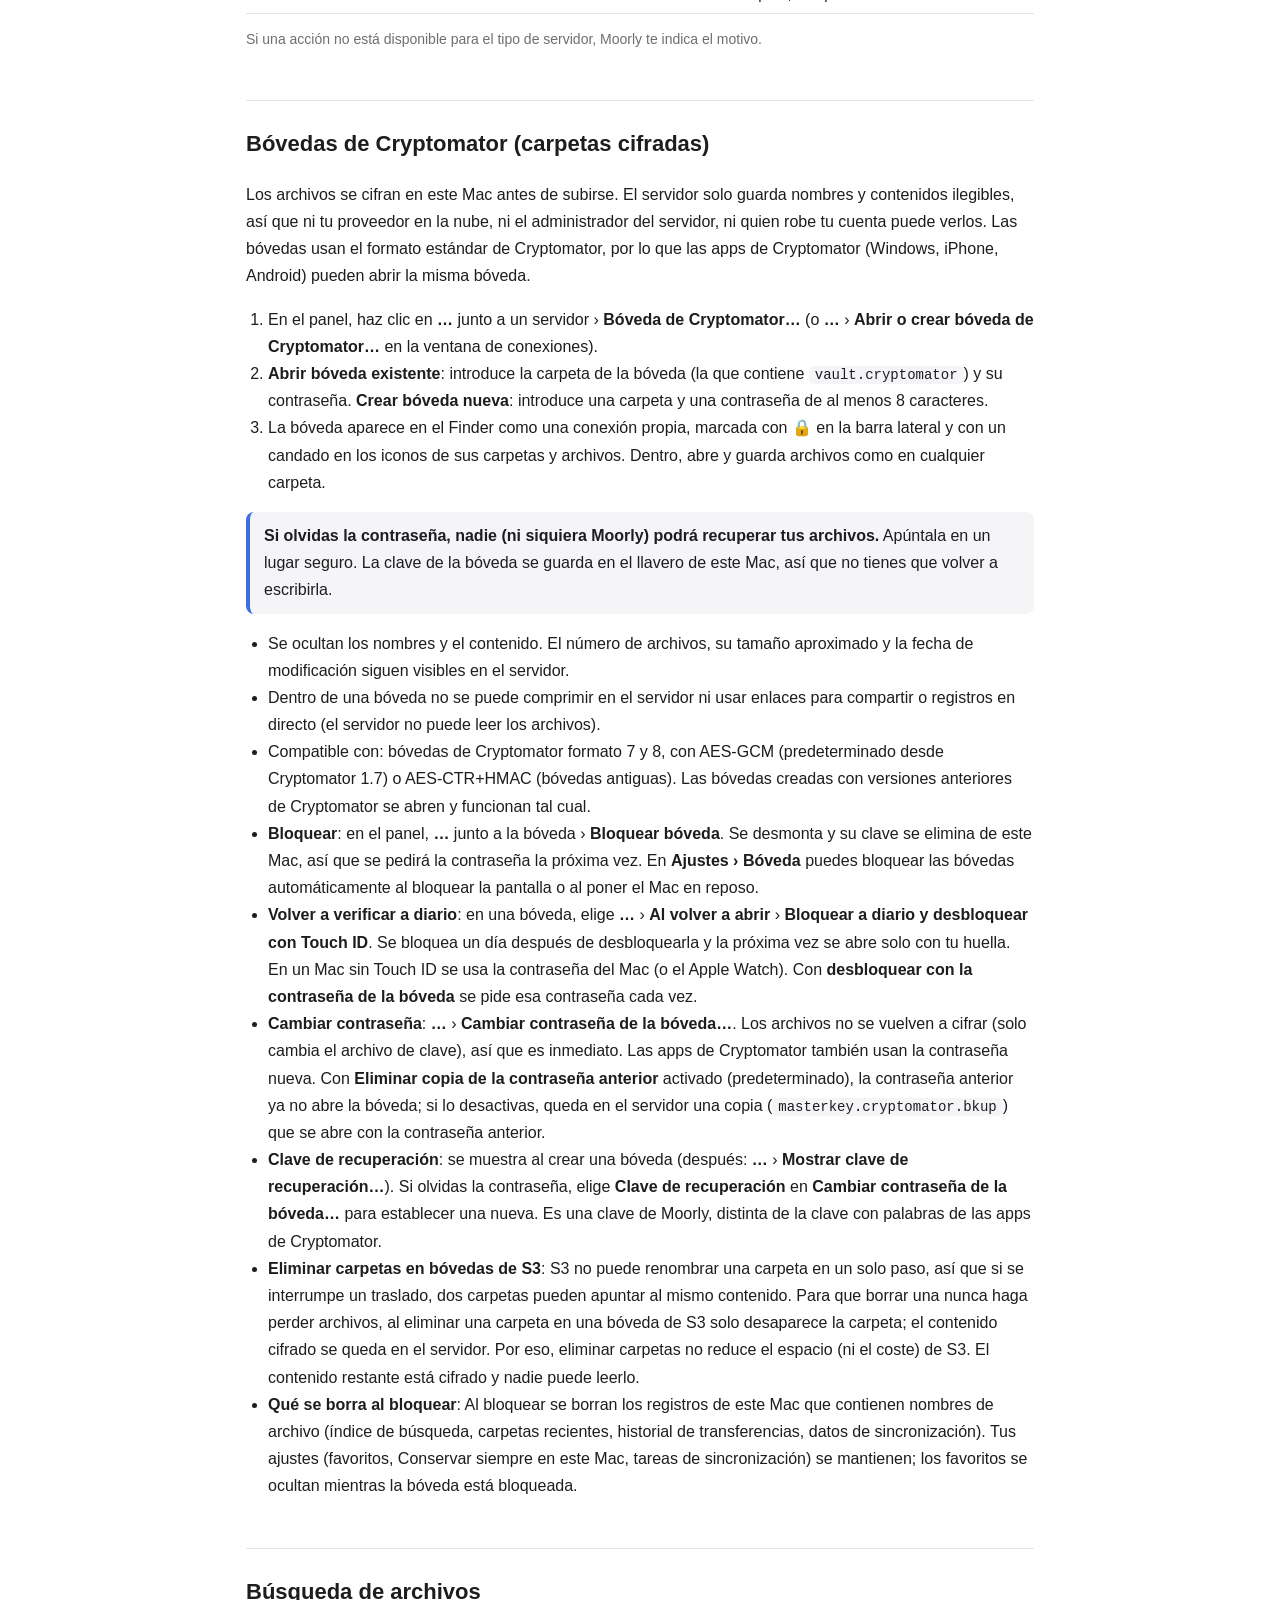
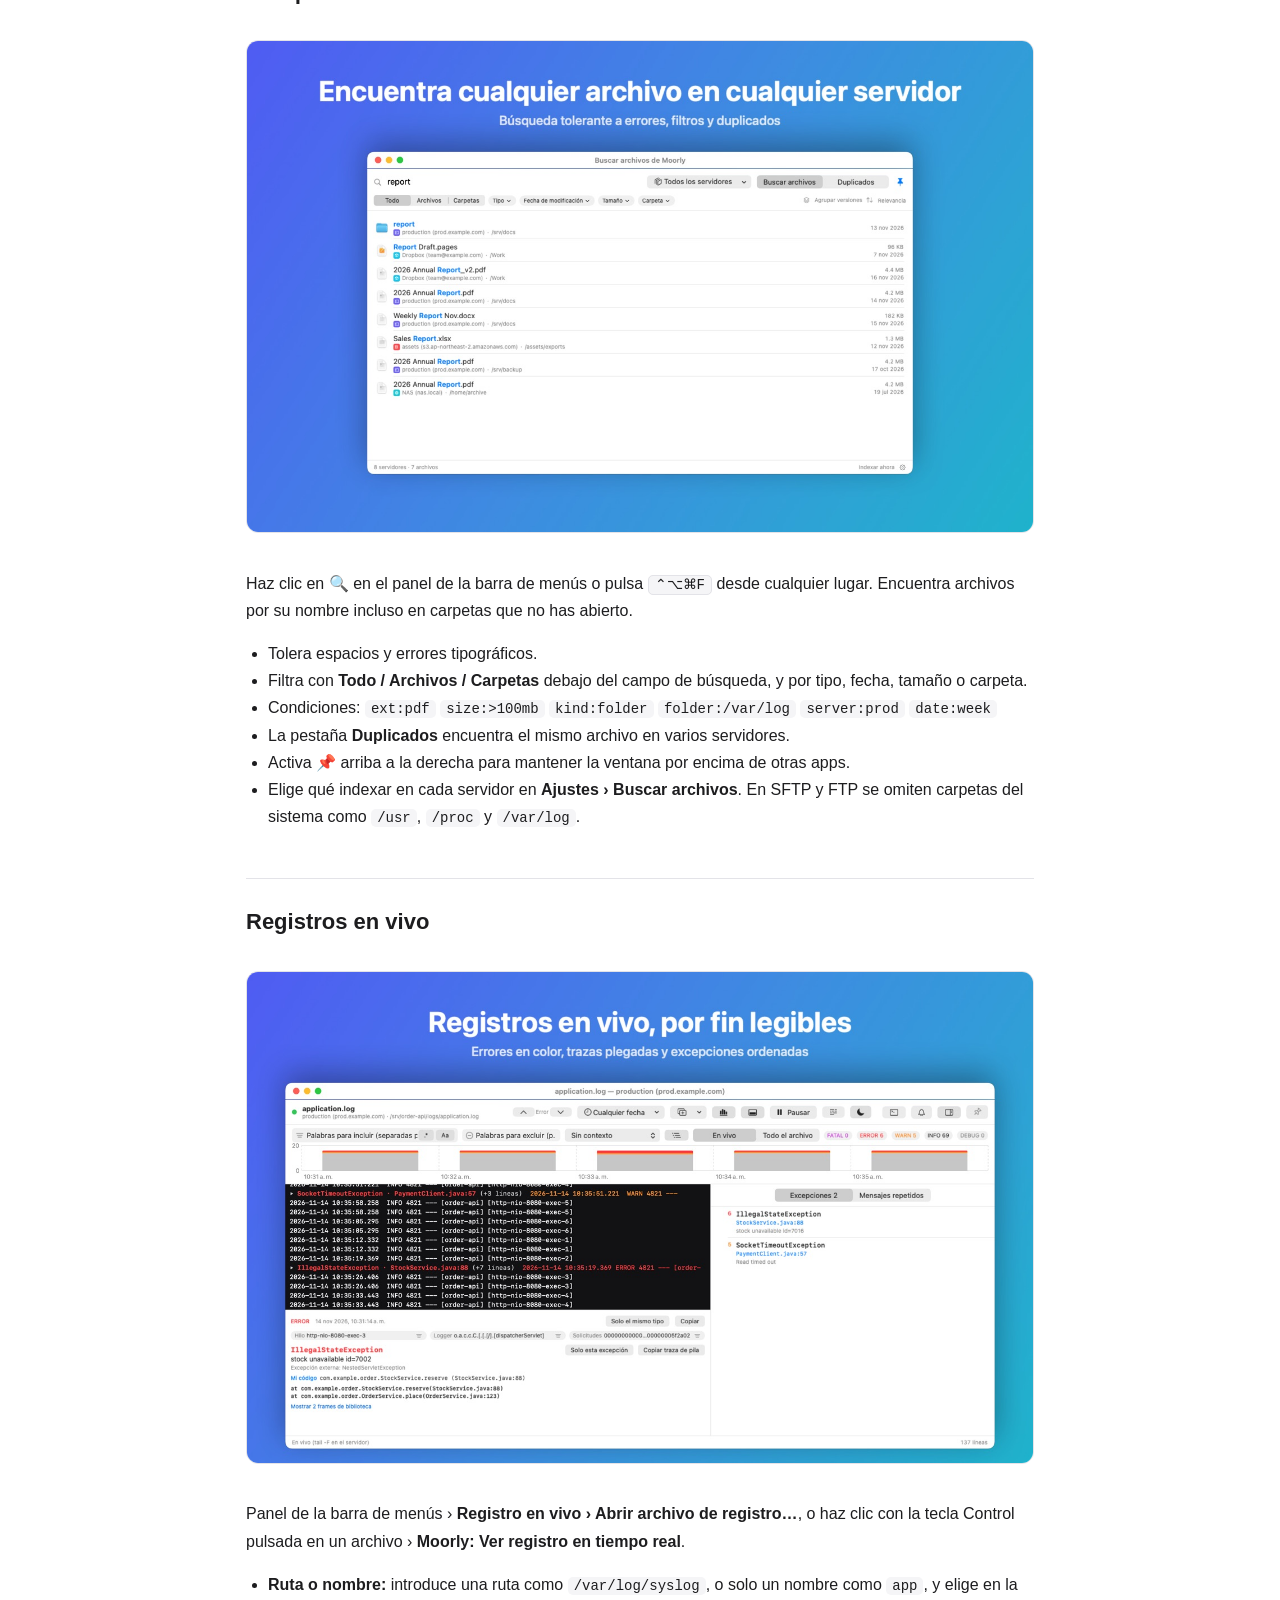
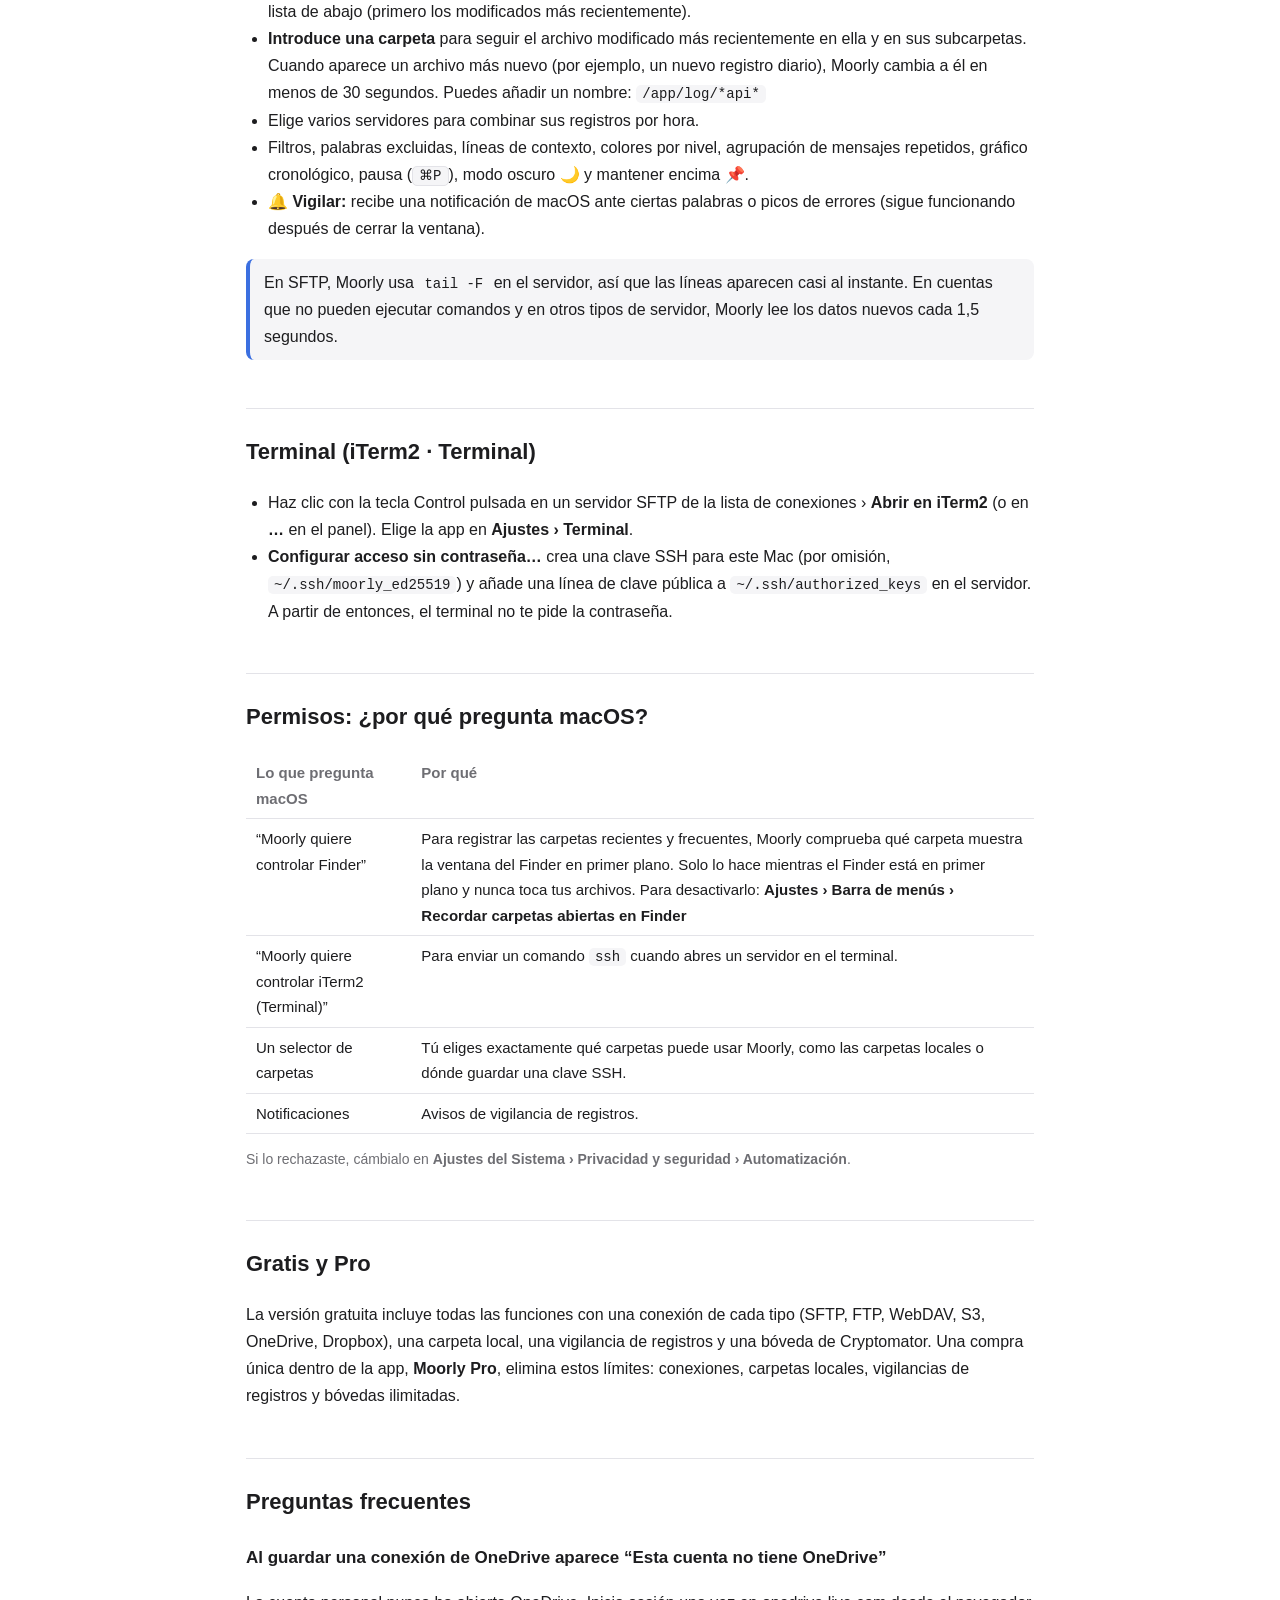
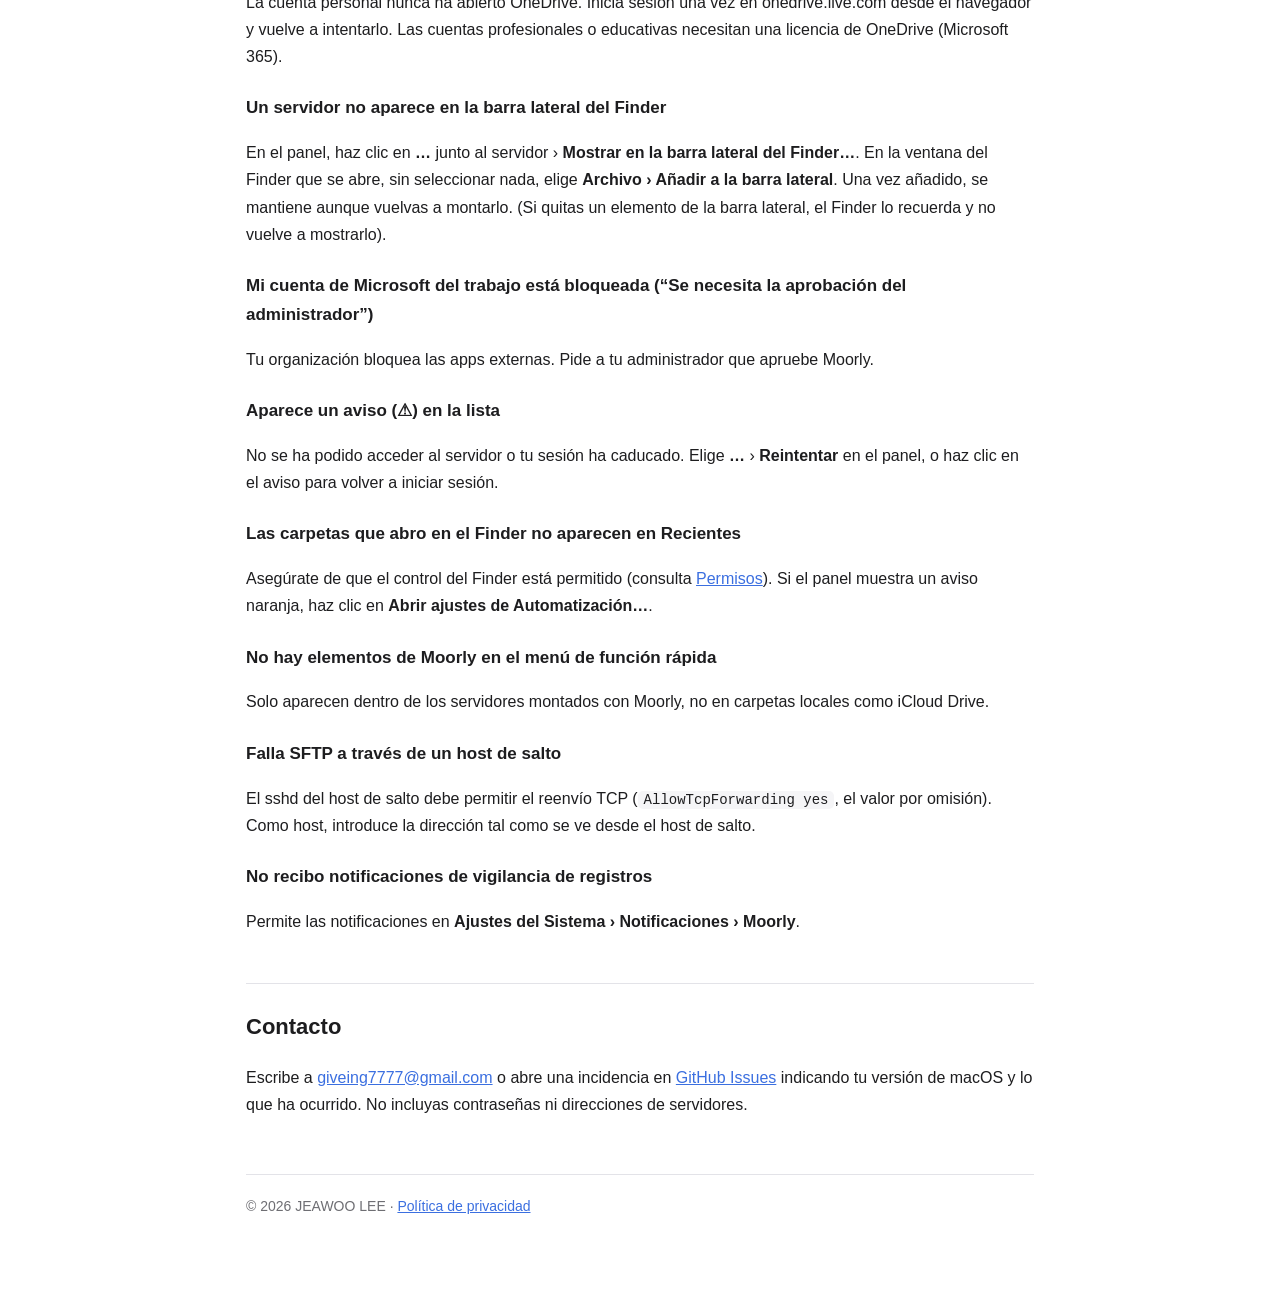
<file: es/index.html>
<!doctype html>
<html lang="es">
<head>
<meta charset="utf-8">
<meta name="viewport" content="width=device-width, initial-scale=1">
<title>Guía del usuario de Moorly</title>
<meta name="description" content="Guía del usuario de Moorly: conecta servidores y nubes al Finder, y usa la búsqueda de archivos, los registros en vivo y las carpetas locales">
<link rel="stylesheet" href="../guide.css">
</head>
<body>
<div class="wrap">
<header class="top"><img src="../icon.png" alt=""><div><h1>Guía del usuario de Moorly</h1><div class="muted">Servidores y nubes directamente en el Finder · macOS 14 o posterior</div></div></header>
<nav class="lang" style="margin-top:14px"><a href="../en/">English</a><a href="../ko/">한국어</a><a href="../ja/">日本語</a><a href="../de/">Deutsch</a><a href="../fr/">Français</a><a href="../pt-BR/">Português</a><a href="../zh-Hant/">繁體中文</a><a href="../privacy.html#es">Política de privacidad</a><a href="#contact">Contacto</a></nav>

<nav class="toc">
<a href="#start">Primeros pasos</a><a href="#panel">Panel de la barra de menús</a><a href="#drop">Arrastrar para subir</a><a href="#local">Carpetas locales</a>
<a href="#context">Menú de función rápida del Finder</a><a href="#vault">Bóvedas</a><a href="#search">Búsqueda de archivos</a><a href="#logs">Registros en vivo</a><a href="#terminal">Terminal</a>
<a href="#permissions">Permisos</a><a href="#pro">Gratis y Pro</a><a href="#faq">Preguntas frecuentes</a><a href="#contact">Contacto</a>
</nav>

<p>Moorly coloca servidores SFTP, FTP, WebDAV y S3, OneDrive y Dropbox en la barra lateral del Finder para que puedas abrir y guardar archivos como si estuvieran en tu Mac.
También puede trabajar con carpetas que ya están en tu Mac, como iCloud Drive o la carpeta de la app Google Drive.</p>

<h2 id="start">Primeros pasos</h2>
<img class="shot" src="../img/es-1-connections.jpg" alt="Lista de conexiones y selector de servicio">
<ol>
<li>Haz clic en el icono de Moorly de la barra de menús y abre <b>Conexiones</b>.</li>
<li>Haz clic en <b>+</b> (<kbd>⌘N</kbd>) y elige un servicio.</li>
<li><b>Servidores (SFTP, FTP, WebDAV, S3):</b> introduce la dirección, el nombre de usuario y la contraseña o la clave, y haz clic en <b>Probar conexión y guardar</b>.<br>
<b>Nubes (OneDrive, Dropbox):</b> haz clic en <b>Iniciar sesión con Microsoft (o Dropbox)…</b>. La página de inicio de sesión se abre en el navegador. Después de iniciar sesión y permitir el acceso, haz clic en <b>Abrir</b> cuando el navegador te pregunte si quieres abrir Moorly, comprueba el nombre y haz clic en <b>Guardar</b>.</li>
<li>Haz clic en <b>Montar</b> en la lista. La conexión aparece en <b>Ubicaciones</b>, en la barra lateral del Finder.</li>
</ol>
<div class="tip edit-conn"><b>Cambiar los ajustes de un servidor</b>: en el panel de la barra de menús, haz clic en <b>⋯ › Editar conexión…</b> del servidor. En la ventana de conexiones, selecciona el servidor y pulsa el botón <b>✏️</b> de abajo (⌘E), o haz clic derecho › <b>Editar…</b>. También puedes pulsar el botón <b>Editar</b> de cada fila de servidor en la ventana de conexiones. Ahí también puedes cambiar el <b>Nombre en el Finder</b> (el prefijo «Moorly-» lo añade macOS y no se puede cambiar).</div>
<div class="tip import-other"><b>Pasarte desde otra app</b>: en Gestionar conexiones, elige <b>⋯ › Importar de otras apps</b> para traer de una vez tu lista de servidores de FileZilla, Cyberduck o Mountain Duck, Transmit o <code>~/.ssh/config</code>. Los servidores SFTP se comprueban la primera vez que los montas.</div>
<div class="tip icloud-sync"><b>Varios Mac</b>: activa <b>Ajustes › iCloud</b> y tu lista de servidores aparecerá en tus otros Mac con la misma cuenta de Apple. Para enviar también las contraseñas, activa <b>Sincronizar también contraseñas y datos de inicio de sesión</b>. Cada Mac monta por separado.</div>
<div class="tip">Los archivos se descargan al abrirlos y se suben al guardarlos. Las contraseñas y los identificadores de inicio de sesión se guardan únicamente en el llavero de macOS.</div>
<h3>Consejos para SFTP</h3>
<ul>
<li>Usa <b>Importar desde ~/.ssh/config…</b> para reutilizar los ajustes de host que ya tienes.</li>
<li>Si necesitas pasar por un host de salto, introdúcelo en <b>Avanzado › Host de salto (jump host)</b>.</li>
<li>Al montar la raíz del servidor (<code>/</code>), <code>/proc</code> y <code>/sys</code> se ocultan (son carpetas virtuales que cambian constantemente).</li>
</ul>

<h2 id="panel">Panel de la barra de menús</h2>
<p>Haz clic en el icono de Moorly de la barra de menús para abrir el panel. (Al hacer clic con la tecla Control o <kbd>⌥</kbd> pulsada, se abre un menú rápido: conexiones, buscar archivos, transferencias y sincronización, registro en vivo, ajustes, ayuda y salir).</p>
<ul>
<li><b>Servidores:</b> el punto de cada icono indica el estado: verde, montado; naranja, hay un problema; gris, no montado. Haz clic en una fila para abrir la última carpeta que viste. En <b>…</b> encontrarás Desmontar, Actualizar, Analizar el uso del disco, Abrir en Terminal y más.</li>
<li><b>Carpetas:</b> para cada servidor, <b>★ Favoritos · 🔥 Frecuentes · 🕘 Recientes</b>. Mantén el puntero sobre una carpeta y haz clic en ☆ para añadirla a favoritos o quitarla.</li>
<li><b>Frecuentes</b> muestra las carpetas que has abierto al menos dos veces en los últimos 30 días, empezando por las más abiertas. Define cuántas se muestran por servidor en <b>Ajustes › Barra de menús</b>.</li>
<li>Las carpetas que abre Moorly conservan su historial, así que ◀ (Atrás) y <kbd>⌘↑</kbd> del Finder te llevan a la carpeta contenedora.</li>
<li class="li-transfers"><b>Transferencias</b>: haz clic en ⇅ arriba del panel (o en <b>Transferencias…</b> del menú contextual) para ver subidas y descargas, con progreso, motivo de los errores, <b>Reintentar</b> y <b>Pausar</b> por servidor. Las transferencias completadas desaparecen tras el periodo elegido en <b>Ajustes › General › Conservar transferencias completadas durante</b> (1 día por omisión); las fallidas se mantienen hasta 7 días.</li>
<li class="li-foldersync"><b>Sincronización de carpetas</b>: desde el menú <b>…</b> de un servidor o <b>Sincronización de carpetas…</b> en el menú contextual, compara una carpeta del Mac con una del servidor y transfiere solo lo que cambió. <b>Comparar</b> muestra antes una vista previa; los archivos cambiados por separado en el destino se indican como conflictos en lugar de sobrescribirse. En el Finder, haz clic con la tecla Control en una carpeta de un servidor montado › <b>Moorly: Sincronizar esta carpeta…</b> para abrirla con el servidor y la carpeta ya rellenados; solo tienes que elegir la carpeta del Mac. También con el botón <b>Sincronizar</b> de la parte inferior del panel.</li>
</ul>

<h3 id="groups">Muchos servidores: árbol y pestañas</h3>
<p>En <b>Ajustes › Barra de menús › Mostrar servidores</b>, elige <b>Lista</b>, <b>Árbol</b> o <b>Pestañas</b>.</p>
<ul>
<li><b>Grupos</b>: define un grupo (por ejemplo, Producción o Desarrollo) en el campo <b>Grupo</b> del editor de conexión o desde <b>…</b> › <b>Grupo</b> en el servidor. Los servidores sin grupo se agrupan automáticamente en <b>Servidor</b> (SFTP, FTP, WebDAV) y <b>Nube</b> (S3, OneDrive, Dropbox); las carpetas locales tienen su propio grupo.</li>
<li><b>Árbol</b>: pliega y despliega grupos y servidores con ▸. Al desplegar un servidor, sus carpetas favoritas, frecuentes y recientes aparecen justo debajo. El estado se recuerda.</li>
<li><b>Pestañas</b>: haz clic en una pestaña de arriba (Todo o un grupo) para ver solo los servidores y carpetas de ese grupo.</li>
<li>Con 9 o más servidores y carpetas locales aparece arriba el campo <b>Filtrar por nombre de servidor</b>. Si la lista es más alta que la pantalla, se desplaza dentro del panel.</li>
</ul>

<h2 id="drop">Arrastrar para subir</h2>
<p>Cuando coges un archivo en el Finder, aparece una pequeña zona <b>“Subir con Moorly”</b> debajo del icono de la barra de menús. Arrastra el archivo sobre ella para ver las carpetas de cada servidor.</p>
<ul>
<li><b>Suéltalo sobre una carpeta</b> para subirlo ahí. Si ya existe un archivo con el mismo nombre, Moorly conserva ambos (“nombre 2”).</li>
<li><b>Suéltalo sobre el título de un servidor</b> para elegir dónde subirlo.</li>
<li>Para ver la lista completa desde el principio, cambia <b>Ajustes › Barra de menús › Panel para soltar › Estilo</b>.</li>
</ul>

<h2 id="local">Carpetas locales (iCloud Drive · Google Drive · Box · carpetas compartidas)</h2>
<p>Trabaja con carpetas que ya están en tu Mac como si fueran servidores. Aparecen en Recientes, Frecuentes y Favoritos, aceptan archivos que sueltes en ellas y se incluyen en la búsqueda de archivos.</p>
<ol>
<li>Haz clic en <b>Ajustes › Carpeta › Añadir carpeta…</b></li>
<li>Elige la carpeta y haz clic en <b>Añadir esta carpeta</b>. (Por seguridad, macOS requiere que elijas cada carpeta una vez).</li>
</ol>
<table>
<tr><th>Para añadir</th><th>Elige</th></tr>
<tr><td>iCloud Drive</td><td>El botón <b>Añadir iCloud Drive…</b> (o <code>~/Library/Mobile Documents/com~apple~CloudDocs</code>)</td></tr>
<tr><td>Google Drive</td><td>Instala la app Google Drive y elige <code>~/Library/CloudStorage/GoogleDrive-tu-cuenta</code></td></tr>
<tr><td>Box · pCloud · MEGA</td><td>Instala la app y elige la carpeta que crea (normalmente dentro de <code>~/Library/CloudStorage</code>)</td></tr>
<tr><td>Carpeta compartida de la empresa (SMB)</td><td>Conéctate en el Finder con <b>Ir › Conectarse al servidor</b> y elige <code>/Volumes/nombre-del-recurso</code></td></tr>
</table>
<div class="tip">Google Drive usa la carpeta de la app Google Drive, así que no tienes que iniciar sesión en Google desde Moorly. Los archivos que aún no se han descargado también se encuentran por su nombre.</div>

<h2 id="context">Menú de función rápida del Finder</h2>
<p>Haz clic con la tecla Control pulsada en un archivo o una carpeta de un servidor montado con Moorly para ver los elementos <b>Moorly:</b>.</p>
<table>
<tr><th>Elemento</th><th>Selección</th><th>Qué hace</th></tr>
<tr><td>Ver registro en tiempo real</td><td>1 archivo</td><td>Sigue el registro en el servidor, como <code>tail -F</code></td></tr>
<tr><td>Buscar el mismo archivo</td><td>1 archivo</td><td>Busca archivos con el mismo contenido en tus servidores</td></tr>
<tr><td>Abrir en Terminal</td><td>1 elemento</td><td>Una sesión ssh en esa carpeta (SFTP)</td></tr>
<tr><td>Analizar uso del disco</td><td>1 carpeta</td><td>Muestra qué carpetas y archivos ocupan espacio</td></tr>
<tr><td>Añadir a favoritos</td><td>1 carpeta</td><td>La añade a ★ en el panel de la barra de menús</td></tr>
<tr><td>Copiar enlace para compartir</td><td>1 elemento</td><td>Un enlace para compartir de S3, OneDrive o Dropbox</td></tr>
<tr><td>Comprimir como tar.gz/zip en el servidor, Descomprimir en el servidor, Duplicar en el servidor</td><td>1 o más</td><td>Se hace en el servidor, sin descargar nada (SFTP)</td></tr>
<tr class="action-keep"><td>Conservar siempre en este Mac / Dejar de conservar</td><td>1 o más</td><td>Descarga por adelantado y mantiene los cambios del servidor, así que se abre aunque no haya conexión con el servidor. En una carpeta, se aplica a todo su contenido</td></tr>
</table>
<p class="muted">Si una acción no está disponible para el tipo de servidor, Moorly te indica el motivo.</p>

<h2 id="vault">Bóvedas de Cryptomator (carpetas cifradas)</h2>
<p>Los archivos se cifran en este Mac antes de subirse. El servidor solo guarda nombres y contenidos ilegibles, así que ni tu proveedor en la nube, ni el administrador del servidor, ni quien robe tu cuenta puede verlos. Las bóvedas usan el formato estándar de Cryptomator, por lo que las apps de Cryptomator (Windows, iPhone, Android) pueden abrir la misma bóveda.</p>
<ol>
<li>En el panel, haz clic en <b>…</b> junto a un servidor › <b>Bóveda de Cryptomator…</b> (o <b>…</b> › <b>Abrir o crear bóveda de Cryptomator…</b> en la ventana de conexiones).</li>
<li><b>Abrir bóveda existente</b>: introduce la carpeta de la bóveda (la que contiene <code>vault.cryptomator</code>) y su contraseña. <b>Crear bóveda nueva</b>: introduce una carpeta y una contraseña de al menos 8 caracteres.</li>
<li>La bóveda aparece en el Finder como una conexión propia, marcada con 🔒 en la barra lateral y con un candado en los iconos de sus carpetas y archivos. Dentro, abre y guarda archivos como en cualquier carpeta.</li>
</ol>
<div class="tip"><b>Si olvidas la contraseña, nadie (ni siquiera Moorly) podrá recuperar tus archivos.</b> Apúntala en un lugar seguro. La clave de la bóveda se guarda en el llavero de este Mac, así que no tienes que volver a escribirla.</div>
<ul>
<li>Se ocultan los nombres y el contenido. El número de archivos, su tamaño aproximado y la fecha de modificación siguen visibles en el servidor.</li>
<li>Dentro de una bóveda no se puede comprimir en el servidor ni usar enlaces para compartir o registros en directo (el servidor no puede leer los archivos).</li>
<li>Compatible con: bóvedas de Cryptomator formato 7 y 8, con AES-GCM (predeterminado desde Cryptomator 1.7) o AES-CTR+HMAC (bóvedas antiguas). Las bóvedas creadas con versiones anteriores de Cryptomator se abren y funcionan tal cual.</li>
<li><b>Bloquear</b>: en el panel, <b>…</b> junto a la bóveda › <b>Bloquear bóveda</b>. Se desmonta y su clave se elimina de este Mac, así que se pedirá la contraseña la próxima vez. En <b>Ajustes › Bóveda</b> puedes bloquear las bóvedas automáticamente al bloquear la pantalla o al poner el Mac en reposo.</li>
<li><b>Volver a verificar a diario</b>: en una bóveda, elige <b>…</b> › <b>Al volver a abrir</b> › <b>Bloquear a diario y desbloquear con Touch ID</b>. Se bloquea un día después de desbloquearla y la próxima vez se abre solo con tu huella. En un Mac sin Touch ID se usa la contraseña del Mac (o el Apple Watch). Con <b>desbloquear con la contraseña de la bóveda</b> se pide esa contraseña cada vez.</li>
<li><b>Cambiar contraseña</b>: <b>…</b> › <b>Cambiar contraseña de la bóveda…</b>. Los archivos no se vuelven a cifrar (solo cambia el archivo de clave), así que es inmediato. Las apps de Cryptomator también usan la contraseña nueva. Con <b>Eliminar copia de la contraseña anterior</b> activado (predeterminado), la contraseña anterior ya no abre la bóveda; si lo desactivas, queda en el servidor una copia (<code>masterkey.cryptomator.bkup</code>) que se abre con la contraseña anterior.</li>
<li><b>Clave de recuperación</b>: se muestra al crear una bóveda (después: <b>…</b> › <b>Mostrar clave de recuperación…</b>). Si olvidas la contraseña, elige <b>Clave de recuperación</b> en <b>Cambiar contraseña de la bóveda…</b> para establecer una nueva. Es una clave de Moorly, distinta de la clave con palabras de las apps de Cryptomator.</li>
<li class="vault-s3-note"><b>Eliminar carpetas en bóvedas de S3</b>: S3 no puede renombrar una carpeta en un solo paso, así que si se interrumpe un traslado, dos carpetas pueden apuntar al mismo contenido. Para que borrar una nunca haga perder archivos, al eliminar una carpeta en una bóveda de S3 solo desaparece la carpeta; el contenido cifrado se queda en el servidor. Por eso, eliminar carpetas no reduce el espacio (ni el coste) de S3. El contenido restante está cifrado y nadie puede leerlo.</li>
<li><b>Qué se borra al bloquear</b>: Al bloquear se borran los registros de este Mac que contienen nombres de archivo (índice de búsqueda, carpetas recientes, historial de transferencias, datos de sincronización). Tus ajustes (favoritos, Conservar siempre en este Mac, tareas de sincronización) se mantienen; los favoritos se ocultan mientras la bóveda está bloqueada.</li>
</ul>

<h2 id="search">Búsqueda de archivos</h2>
<img class="shot" src="../img/es-2-search.jpg" alt="Ventana de búsqueda de archivos">
<p>Haz clic en 🔍 en el panel de la barra de menús o pulsa <kbd>⌃⌥⌘F</kbd> desde cualquier lugar. Encuentra archivos por su nombre incluso en carpetas que no has abierto.</p>
<ul>
<li>Tolera espacios y errores tipográficos.</li>
<li>Filtra con <b>Todo / Archivos / Carpetas</b> debajo del campo de búsqueda, y por tipo, fecha, tamaño o carpeta.</li>
<li>Condiciones: <code>ext:pdf</code> <code>size:&gt;100mb</code> <code>kind:folder</code> <code>folder:/var/log</code> <code>server:prod</code> <code>date:week</code></li>
<li>La pestaña <b>Duplicados</b> encuentra el mismo archivo en varios servidores.</li>
<li>Activa 📌 arriba a la derecha para mantener la ventana por encima de otras apps.</li>
<li>Elige qué indexar en cada servidor en <b>Ajustes › Buscar archivos</b>. En SFTP y FTP se omiten carpetas del sistema como <code>/usr</code>, <code>/proc</code> y <code>/var/log</code>.</li>
</ul>

<h2 id="logs">Registros en vivo</h2>
<img class="shot" src="../img/es-3-logs.jpg" alt="Ventana de registro en vivo">
<p>Panel de la barra de menús › <b>Registro en vivo › Abrir archivo de registro…</b>, o haz clic con la tecla Control pulsada en un archivo › <b>Moorly: Ver registro en tiempo real</b>.</p>
<ul>
<li><b>Ruta o nombre:</b> introduce una ruta como <code>/var/log/syslog</code>, o solo un nombre como <code>app</code>, y elige en la lista de abajo (primero los modificados más recientemente).</li>
<li><b>Introduce una carpeta</b> para seguir el archivo modificado más recientemente en ella y en sus subcarpetas. Cuando aparece un archivo más nuevo (por ejemplo, un nuevo registro diario), Moorly cambia a él en menos de 30 segundos. Puedes añadir un nombre: <code>/app/log/*api*</code></li>
<li>Elige varios servidores para combinar sus registros por hora.</li>
<li>Filtros, palabras excluidas, líneas de contexto, colores por nivel, agrupación de mensajes repetidos, gráfico cronológico, pausa (<kbd>⌘P</kbd>), modo oscuro 🌙 y mantener encima 📌.</li>
<li>🔔 <b>Vigilar:</b> recibe una notificación de macOS ante ciertas palabras o picos de errores (sigue funcionando después de cerrar la ventana).</li>
</ul>
<div class="tip">En SFTP, Moorly usa <code>tail -F</code> en el servidor, así que las líneas aparecen casi al instante. En cuentas que no pueden ejecutar comandos y en otros tipos de servidor, Moorly lee los datos nuevos cada 1,5 segundos.</div>

<h2 id="terminal">Terminal (iTerm2 · Terminal)</h2>
<ul>
<li>Haz clic con la tecla Control pulsada en un servidor SFTP de la lista de conexiones › <b>Abrir en iTerm2</b> (o en <b>…</b> en el panel). Elige la app en <b>Ajustes › Terminal</b>.</li>
<li><b>Configurar acceso sin contraseña…</b> crea una clave SSH para este Mac (por omisión, <code>~/.ssh/moorly_ed25519</code>) y añade una línea de clave pública a <code>~/.ssh/authorized_keys</code> en el servidor. A partir de entonces, el terminal no te pide la contraseña.</li>
</ul>

<h2 id="permissions">Permisos: ¿por qué pregunta macOS?</h2>
<table>
<tr><th>Lo que pregunta macOS</th><th>Por qué</th></tr>
<tr><td>“Moorly quiere controlar Finder”</td><td>Para registrar las carpetas recientes y frecuentes, Moorly comprueba qué carpeta muestra la ventana del Finder en primer plano. Solo lo hace mientras el Finder está en primer plano y nunca toca tus archivos. Para desactivarlo: <b>Ajustes › Barra de menús › Recordar carpetas abiertas en Finder</b></td></tr>
<tr><td>“Moorly quiere controlar iTerm2 (Terminal)”</td><td>Para enviar un comando <code>ssh</code> cuando abres un servidor en el terminal.</td></tr>
<tr><td>Un selector de carpetas</td><td>Tú eliges exactamente qué carpetas puede usar Moorly, como las carpetas locales o dónde guardar una clave SSH.</td></tr>
<tr><td>Notificaciones</td><td>Avisos de vigilancia de registros.</td></tr>
</table>
<p class="muted">Si lo rechazaste, cámbialo en <b>Ajustes del Sistema › Privacidad y seguridad › Automatización</b>.</p>

<h2 id="pro">Gratis y Pro</h2>
<p>La versión gratuita incluye todas las funciones con una conexión de cada tipo (SFTP, FTP, WebDAV, S3, OneDrive, Dropbox), una carpeta local, una vigilancia de registros y una bóveda de Cryptomator. Una compra única dentro de la app, <b>Moorly Pro</b>, elimina estos límites: conexiones, carpetas locales, vigilancias de registros y bóvedas ilimitadas.</p>

<h2 id="faq">Preguntas frecuentes</h2>
<h3>Al guardar una conexión de OneDrive aparece “Esta cuenta no tiene OneDrive”</h3>
<p>La cuenta personal nunca ha abierto OneDrive. Inicia sesión una vez en onedrive.live.com desde el navegador y vuelve a intentarlo. Las cuentas profesionales o educativas necesitan una licencia de OneDrive (Microsoft 365).</p>
<h3>Un servidor no aparece en la barra lateral del Finder</h3>
<p>En el panel, haz clic en <b>…</b> junto al servidor › <b>Mostrar en la barra lateral del Finder…</b>. En la ventana del Finder que se abre, sin seleccionar nada, elige <b>Archivo › Añadir a la barra lateral</b>. Una vez añadido, se mantiene aunque vuelvas a montarlo. (Si quitas un elemento de la barra lateral, el Finder lo recuerda y no vuelve a mostrarlo).</p>
<h3>Mi cuenta de Microsoft del trabajo está bloqueada (“Se necesita la aprobación del administrador”)</h3>
<p>Tu organización bloquea las apps externas. Pide a tu administrador que apruebe Moorly.</p>
<h3>Aparece un aviso (⚠︎) en la lista</h3>
<p>No se ha podido acceder al servidor o tu sesión ha caducado. Elige <b>…</b> › <b>Reintentar</b> en el panel, o haz clic en el aviso para volver a iniciar sesión.</p>
<h3>Las carpetas que abro en el Finder no aparecen en Recientes</h3>
<p>Asegúrate de que el control del Finder está permitido (consulta <a href="#permissions">Permisos</a>). Si el panel muestra un aviso naranja, haz clic en <b>Abrir ajustes de Automatización…</b>.</p>
<h3>No hay elementos de Moorly en el menú de función rápida</h3>
<p>Solo aparecen dentro de los servidores montados con Moorly, no en carpetas locales como iCloud Drive.</p>
<h3>Falla SFTP a través de un host de salto</h3>
<p>El sshd del host de salto debe permitir el reenvío TCP (<code>AllowTcpForwarding yes</code>, el valor por omisión). Como host, introduce la dirección tal como se ve desde el host de salto.</p>
<h3>No recibo notificaciones de vigilancia de registros</h3>
<p>Permite las notificaciones en <b>Ajustes del Sistema › Notificaciones › Moorly</b>.</p>

<h2 id="contact">Contacto</h2>
<p>Escribe a <a href="mailto:giveing7777@gmail.com">giveing7777@gmail.com</a> o abre una incidencia en <a href="https://github.com/jwss-lee/moorly/issues">GitHub Issues</a> indicando tu versión de macOS y lo que ha ocurrido. No incluyas contraseñas ni direcciones de servidores.</p>

<footer class="muted">© 2026 JEAWOO LEE · <a href="../privacy.html#es">Política de privacidad</a></footer>
</div>
</body>
</html>
</file>
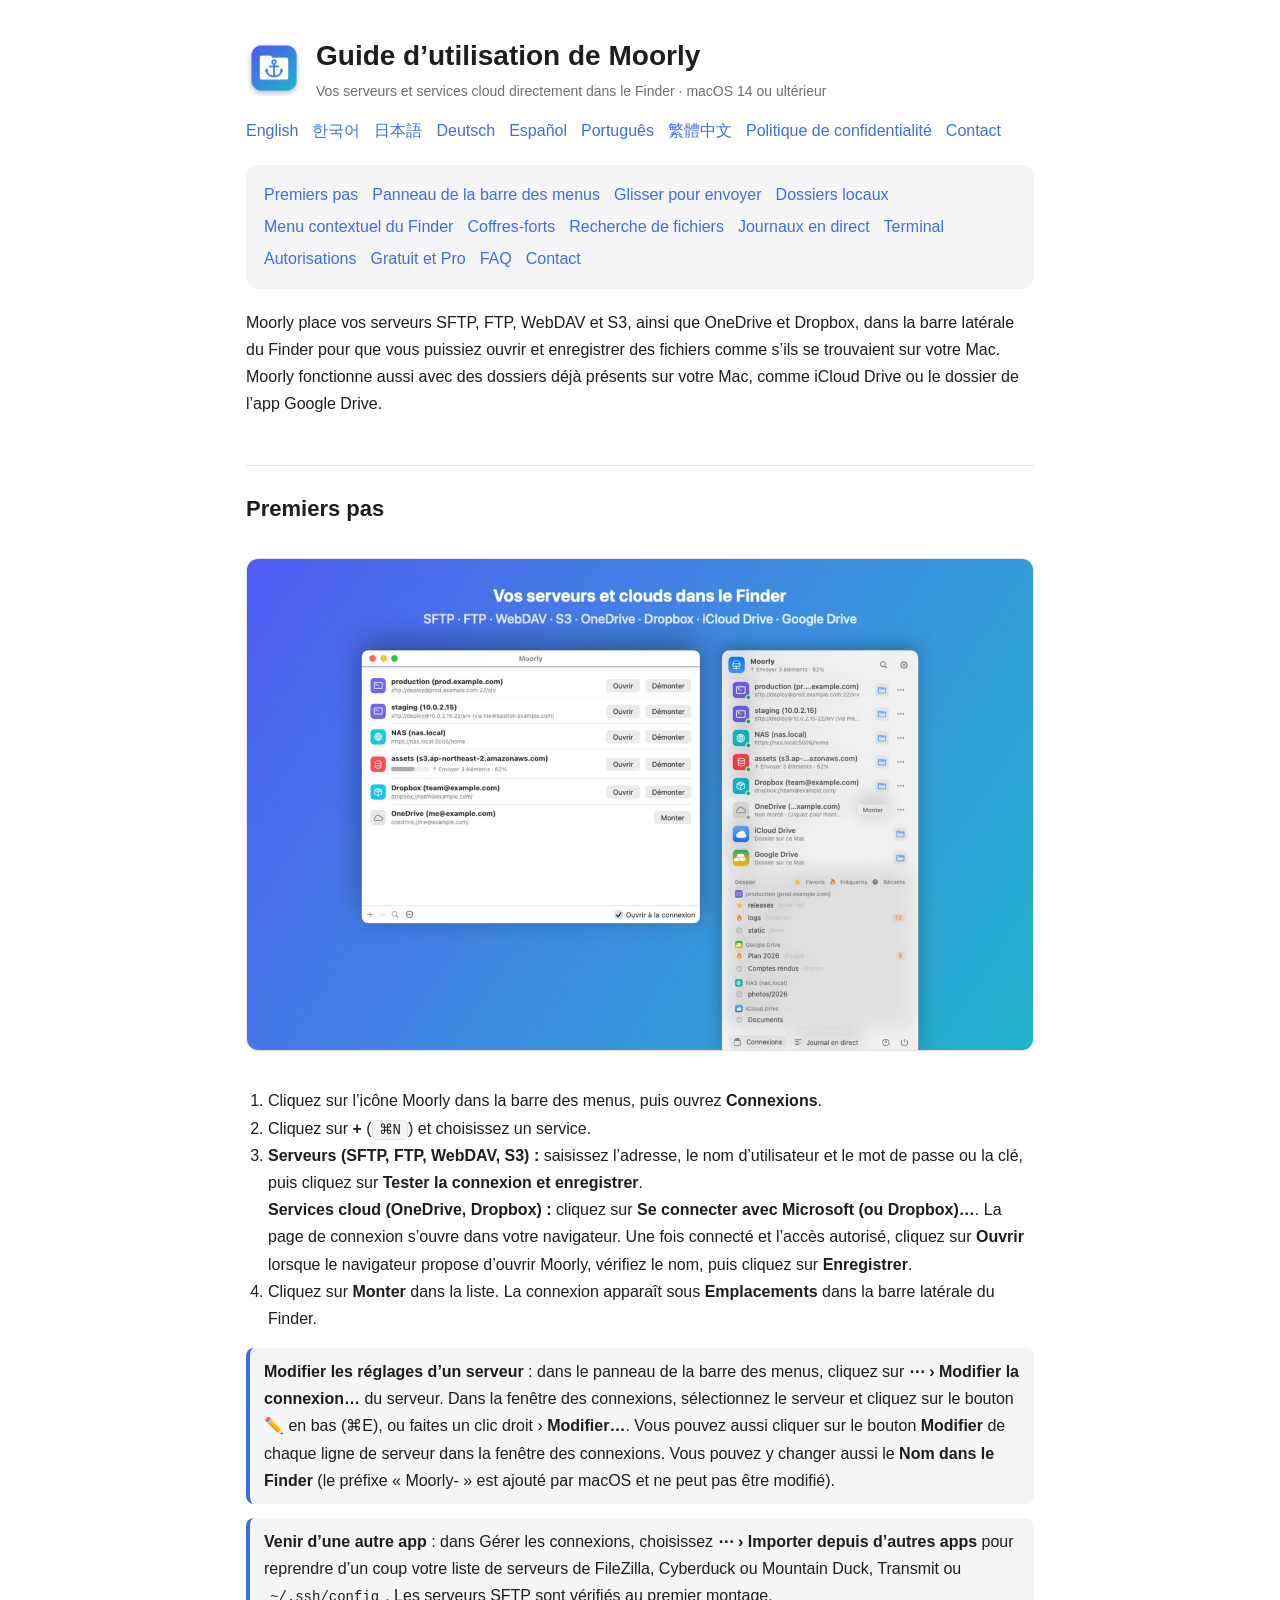
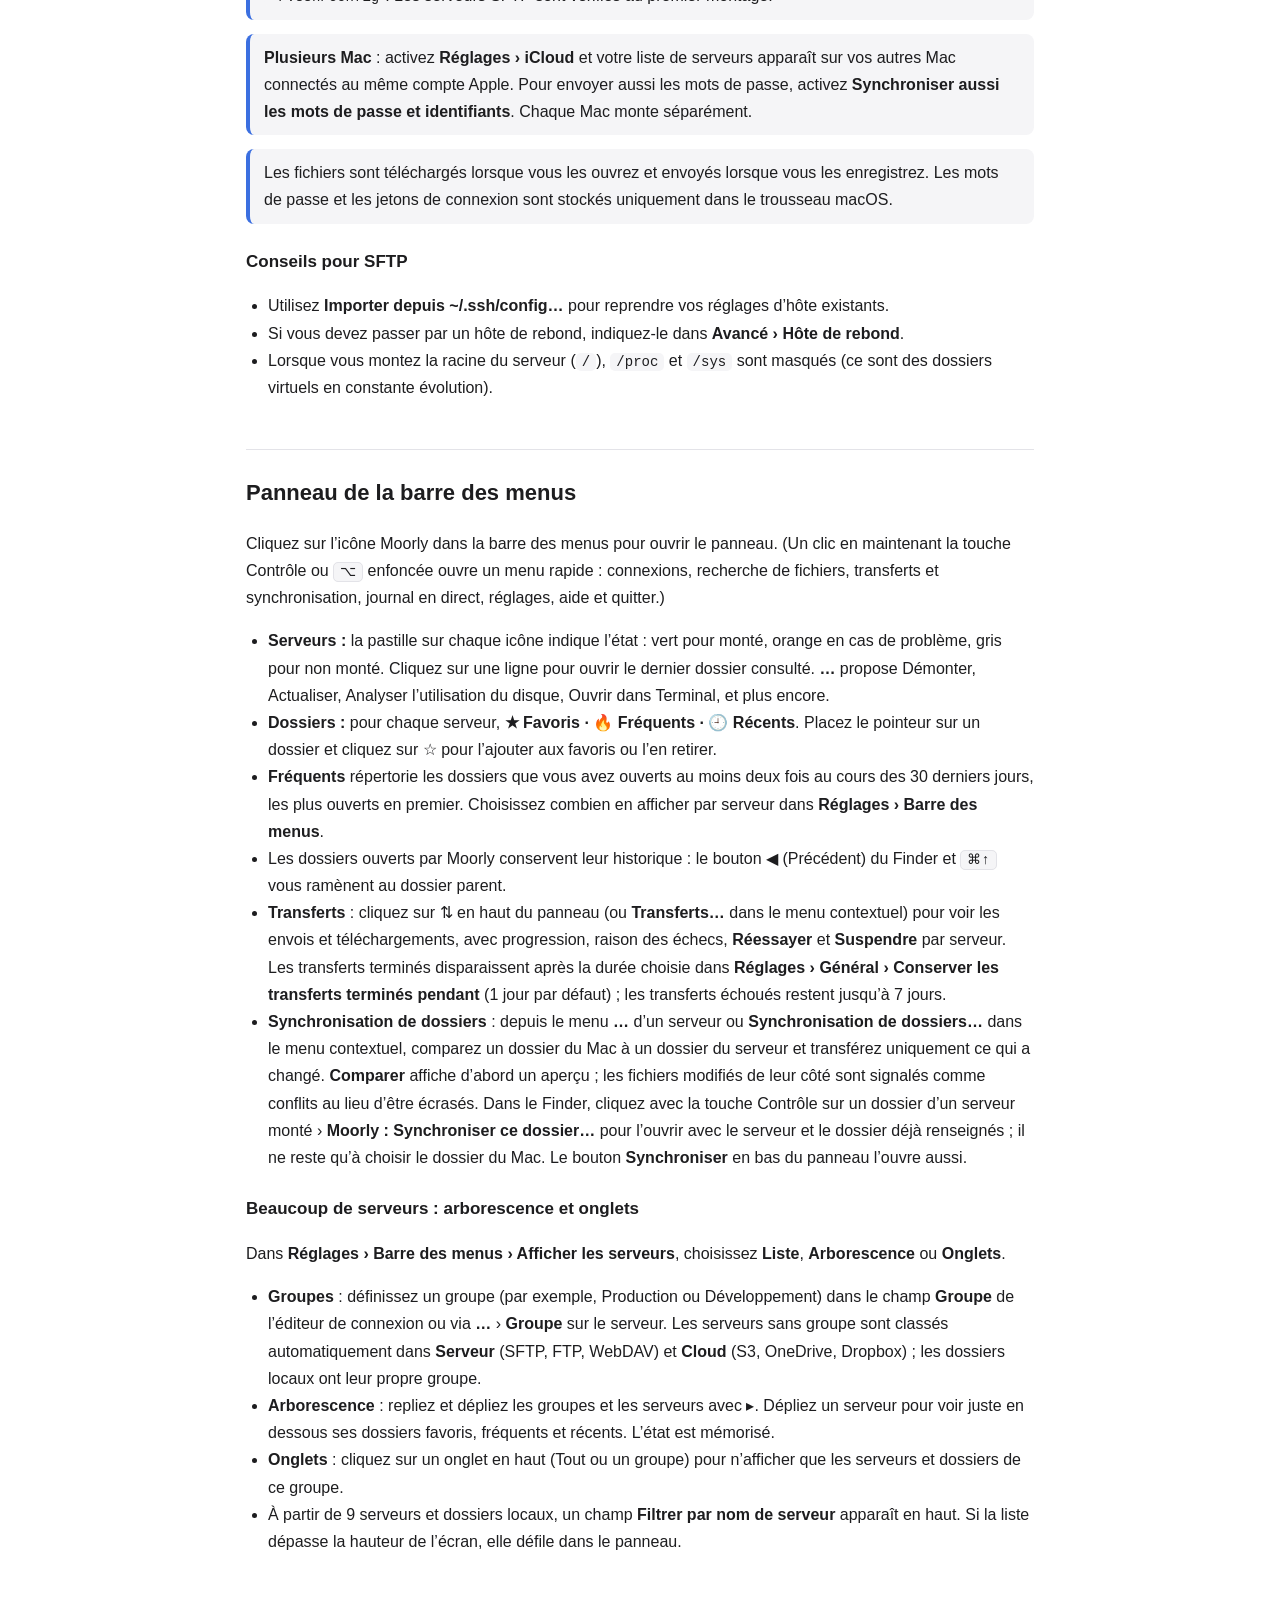
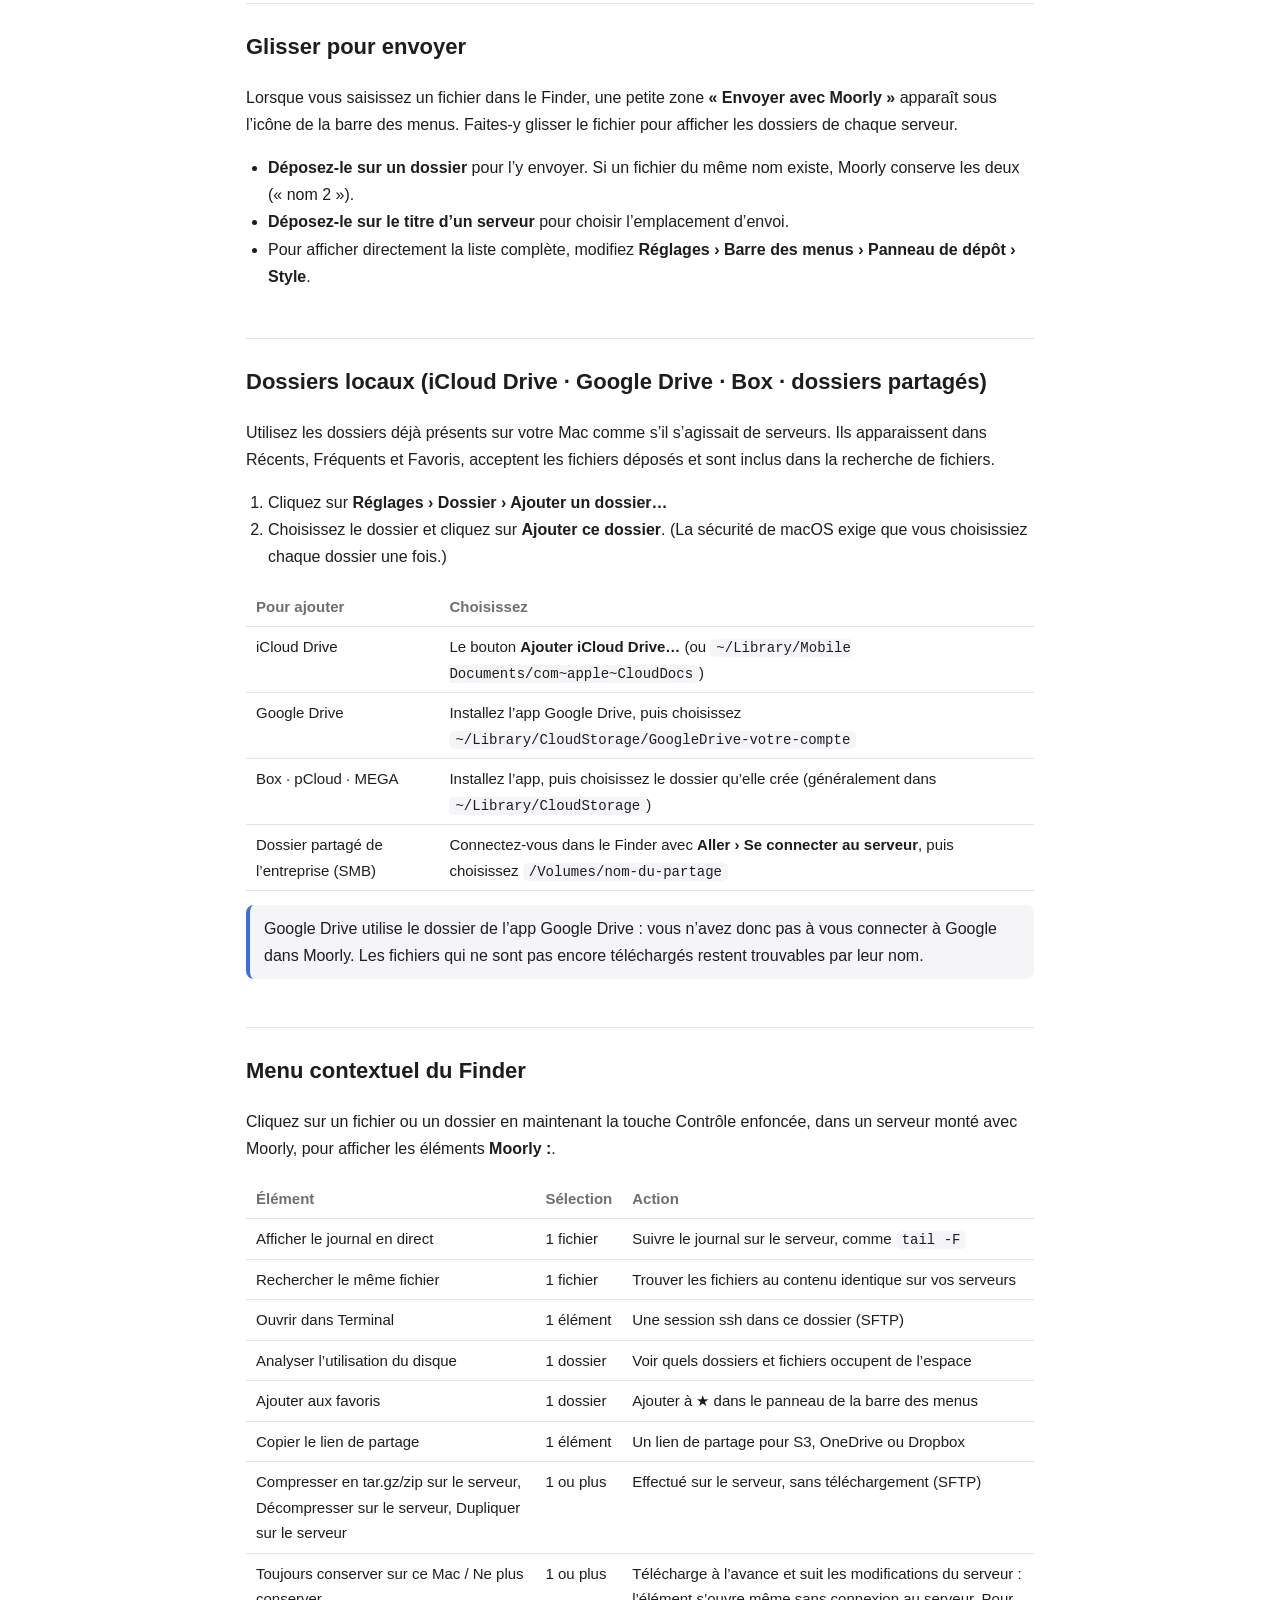
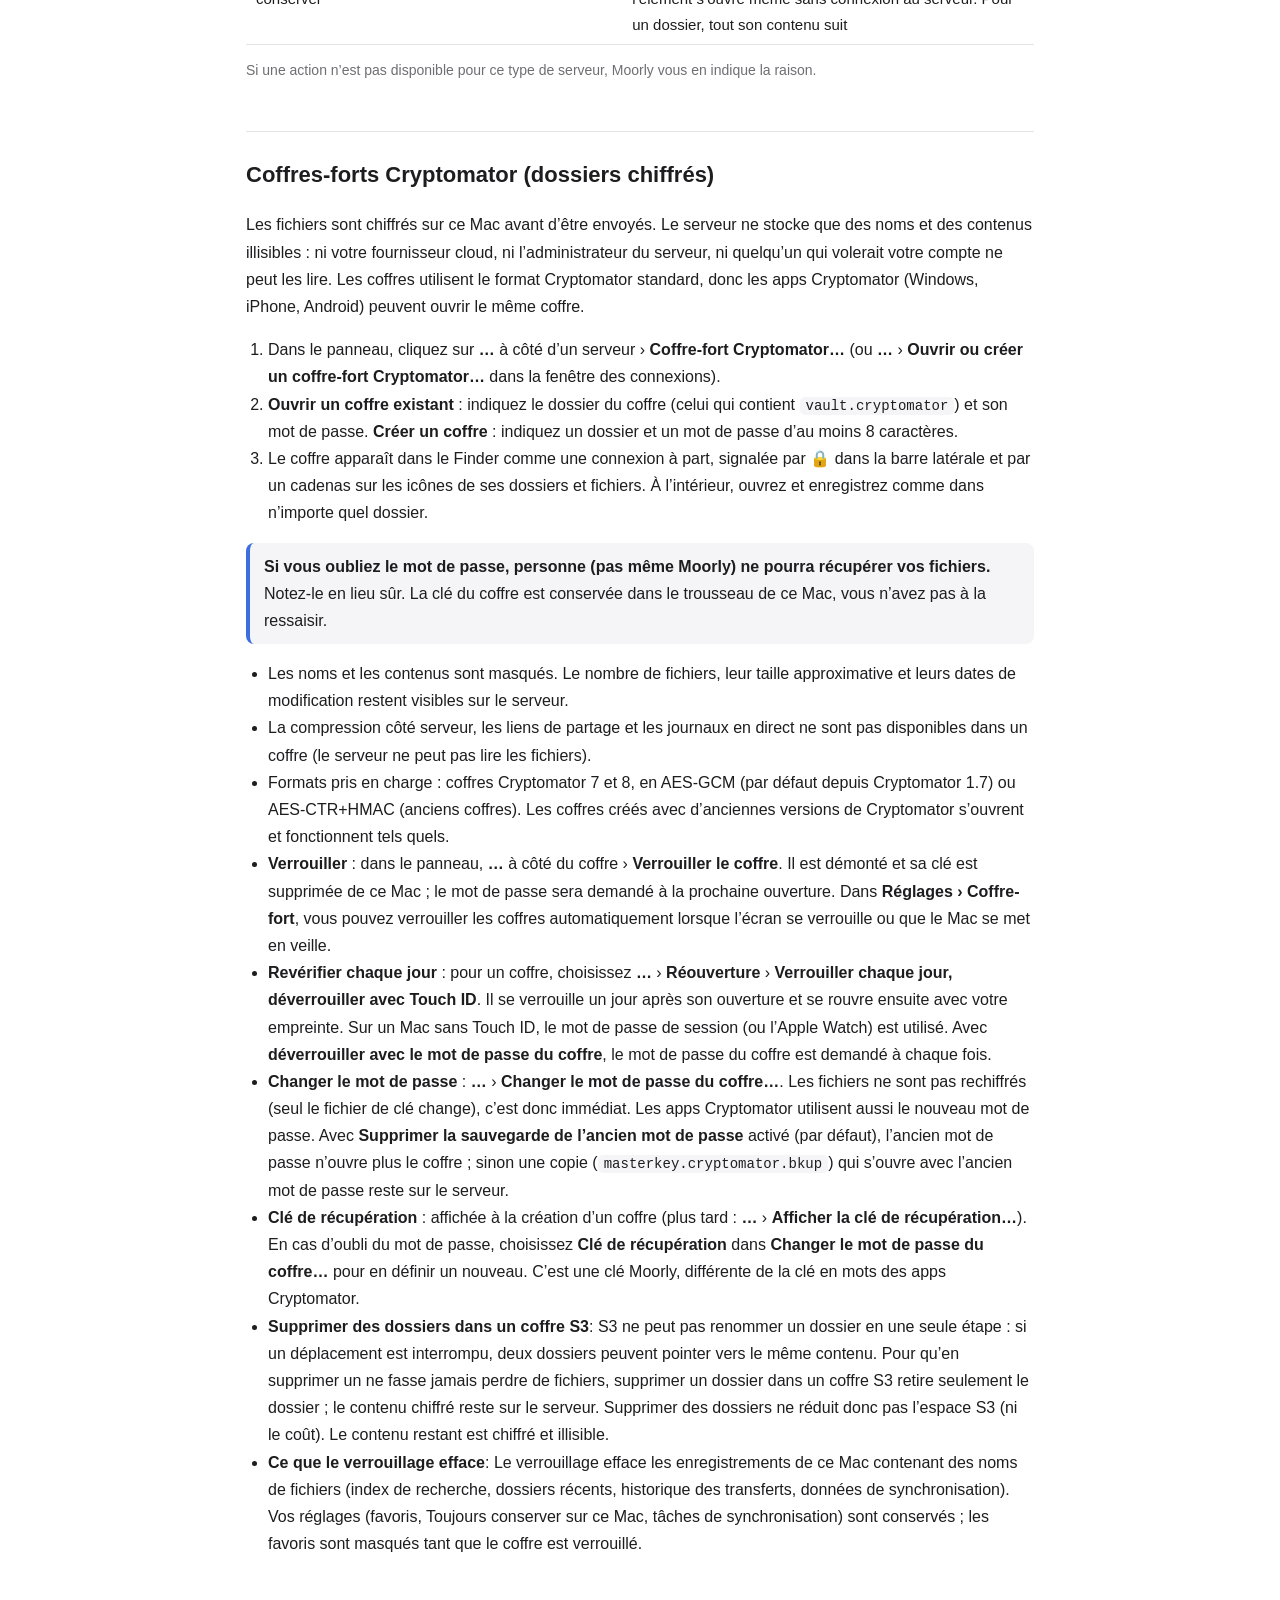
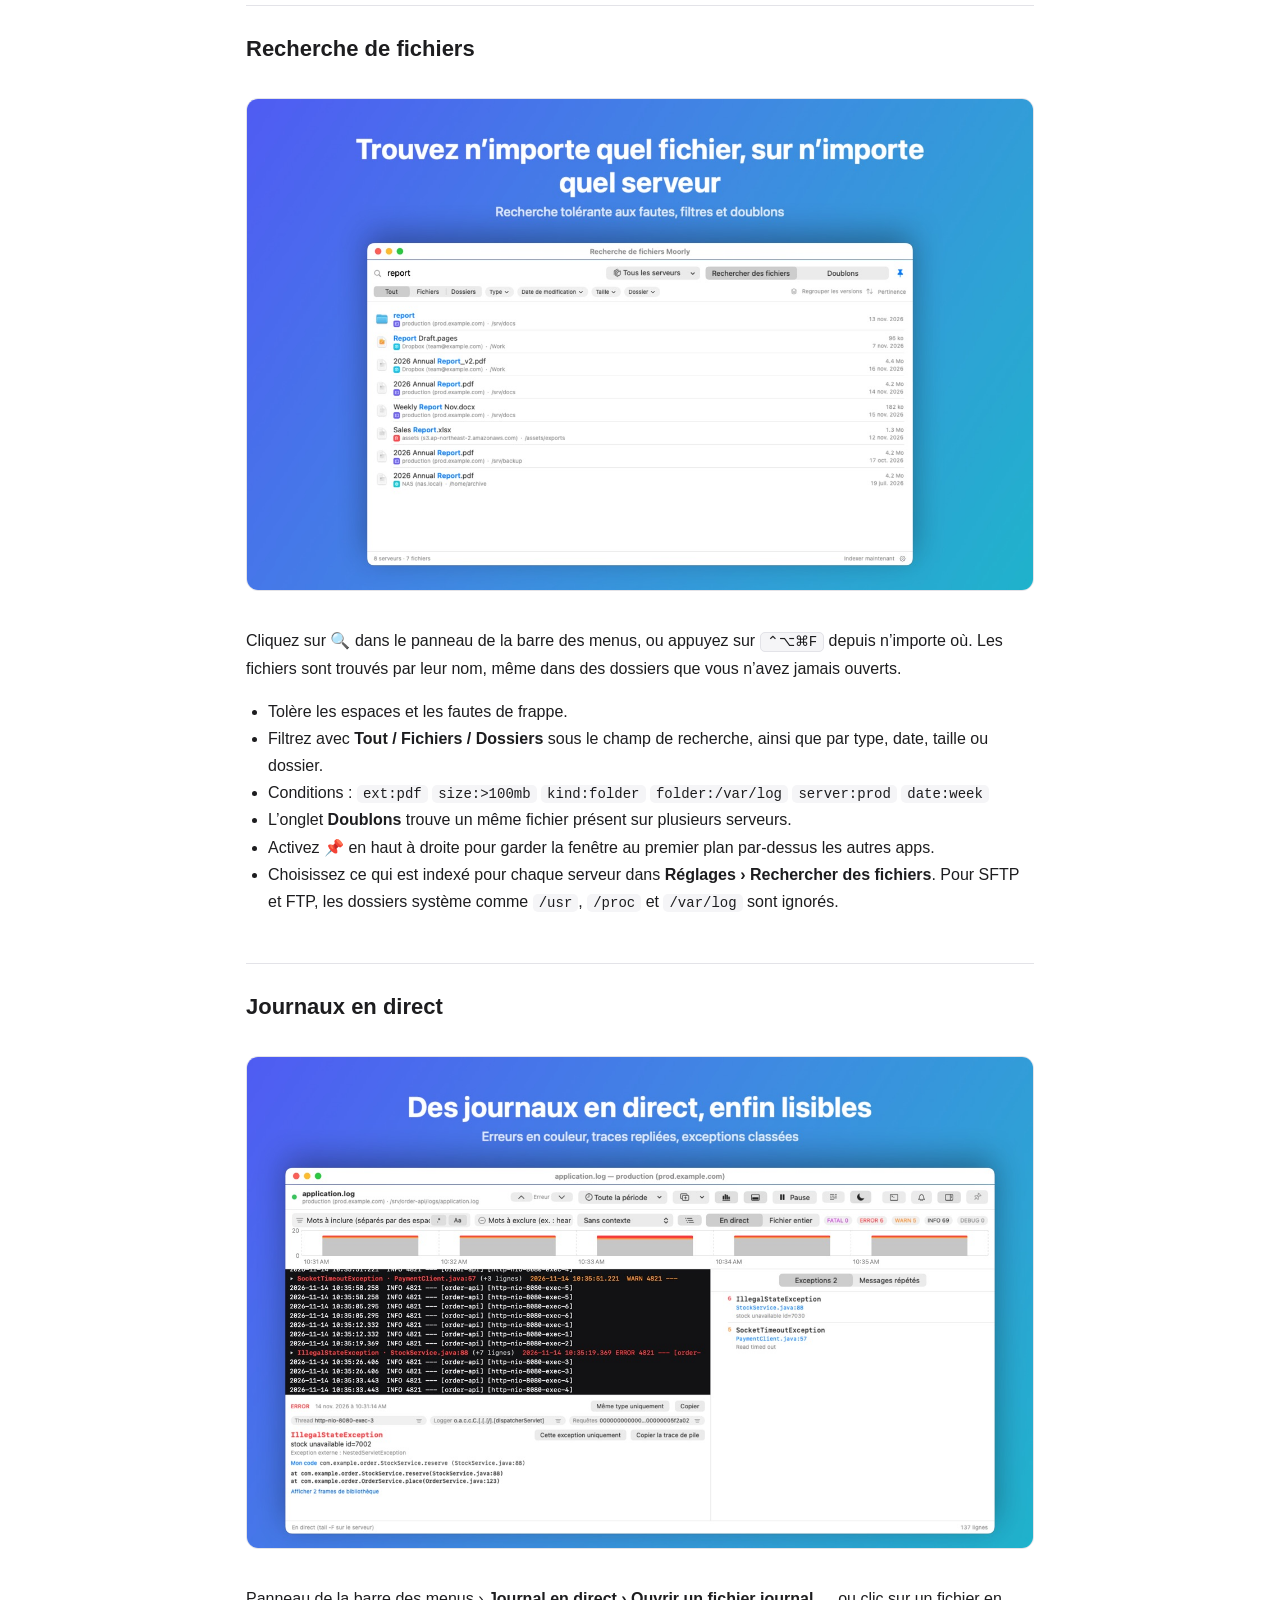
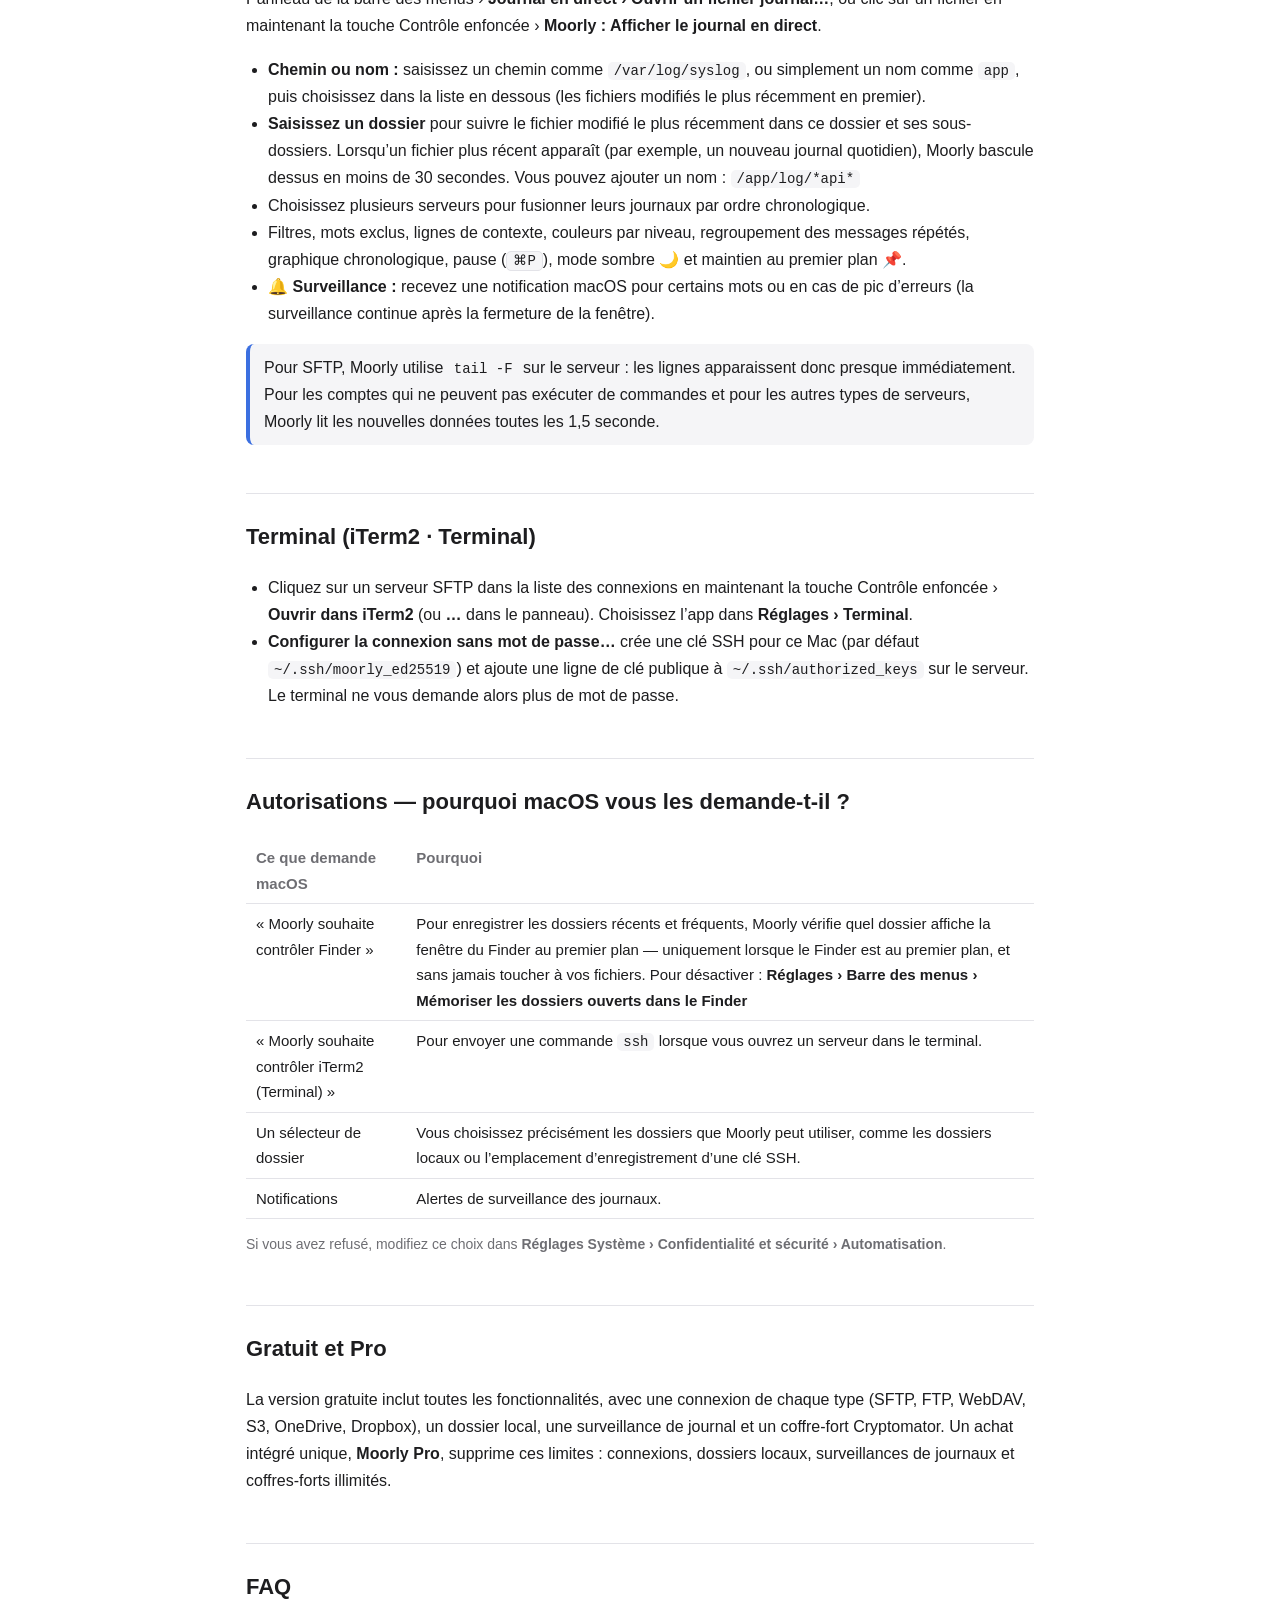
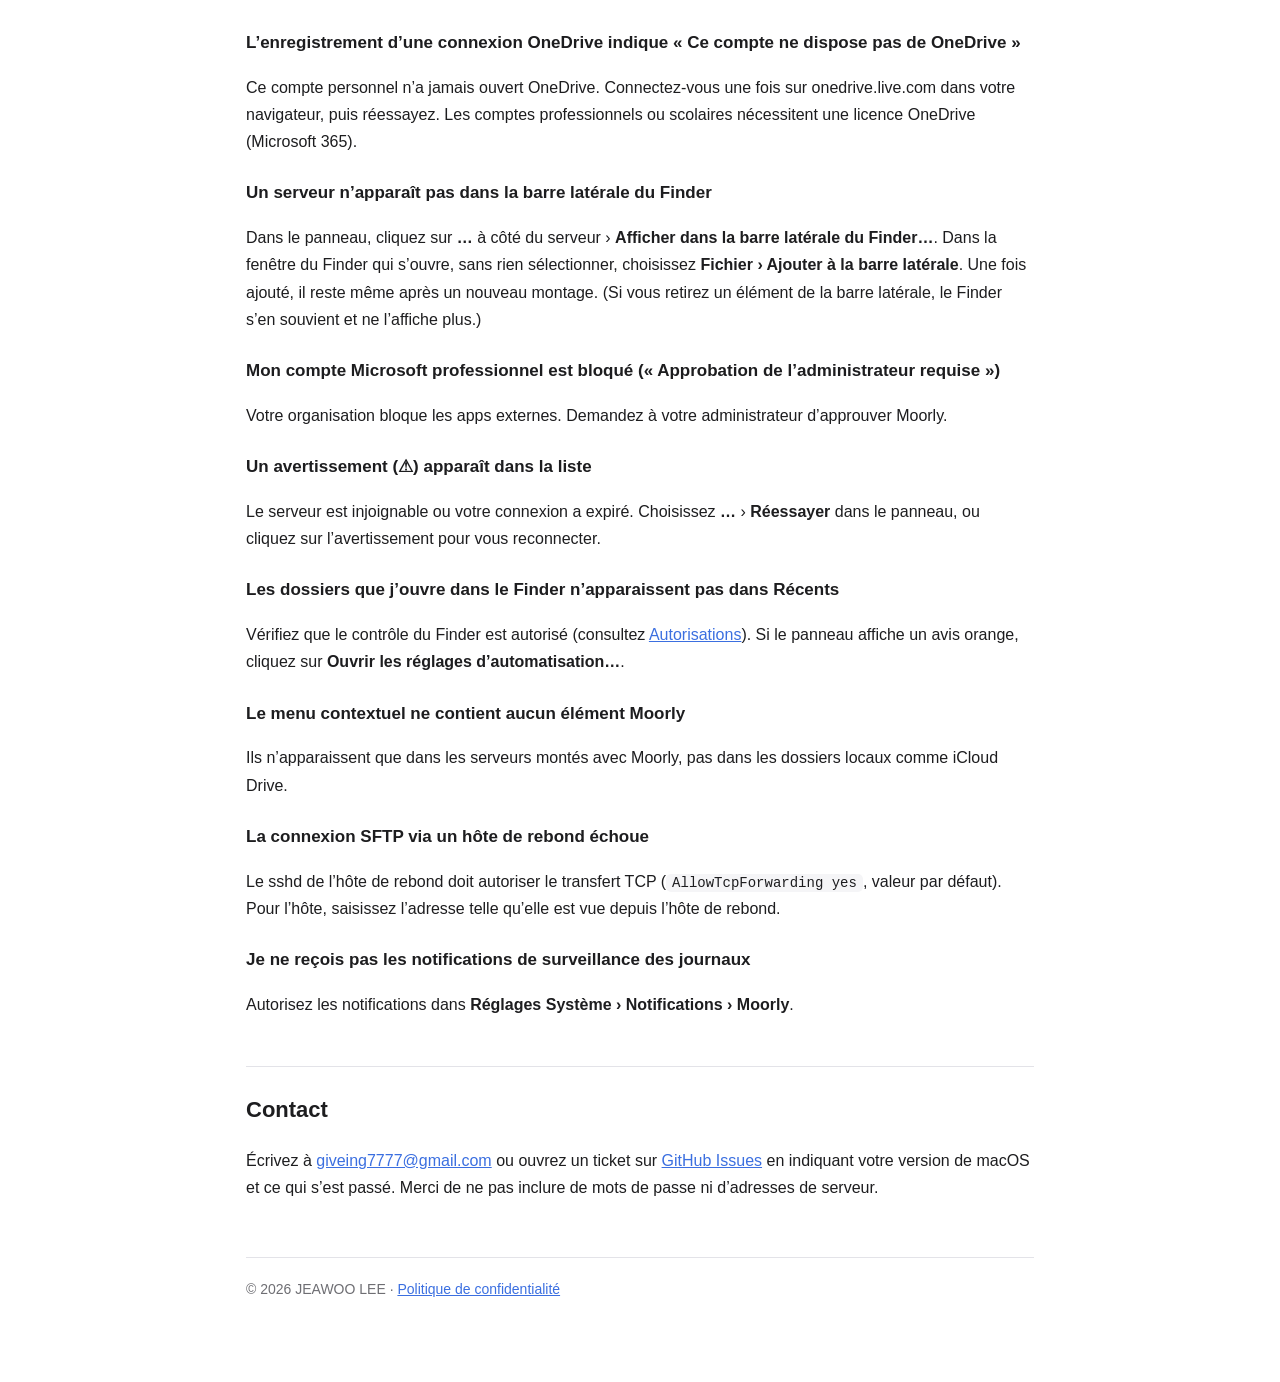
<file: fr/index.html>
<!doctype html>
<html lang="fr">
<head>
<meta charset="utf-8">
<meta name="viewport" content="width=device-width, initial-scale=1">
<title>Guide d’utilisation de Moorly</title>
<meta name="description" content="Guide d’utilisation de Moorly : connectez des serveurs et des services cloud au Finder, et utilisez la recherche de fichiers, les journaux en direct et les dossiers locaux">
<link rel="stylesheet" href="../guide.css">
</head>
<body>
<div class="wrap">
<header class="top"><img src="../icon.png" alt=""><div><h1>Guide d’utilisation de Moorly</h1><div class="muted">Vos serveurs et services cloud directement dans le Finder · macOS 14 ou ultérieur</div></div></header>
<nav class="lang" style="margin-top:14px"><a href="../en/">English</a><a href="../ko/">한국어</a><a href="../ja/">日本語</a><a href="../de/">Deutsch</a><a href="../es/">Español</a><a href="../pt-BR/">Português</a><a href="../zh-Hant/">繁體中文</a><a href="../privacy.html#fr">Politique de confidentialité</a><a href="#contact">Contact</a></nav>

<nav class="toc">
<a href="#start">Premiers pas</a><a href="#panel">Panneau de la barre des menus</a><a href="#drop">Glisser pour envoyer</a><a href="#local">Dossiers locaux</a>
<a href="#context">Menu contextuel du Finder</a><a href="#vault">Coffres-forts</a><a href="#search">Recherche de fichiers</a><a href="#logs">Journaux en direct</a><a href="#terminal">Terminal</a>
<a href="#permissions">Autorisations</a><a href="#pro">Gratuit et Pro</a><a href="#faq">FAQ</a><a href="#contact">Contact</a>
</nav>

<p>Moorly place vos serveurs SFTP, FTP, WebDAV et S3, ainsi que OneDrive et Dropbox, dans la barre latérale du Finder pour que vous puissiez ouvrir et enregistrer des fichiers comme s’ils se trouvaient sur votre Mac.
Moorly fonctionne aussi avec des dossiers déjà présents sur votre Mac, comme iCloud Drive ou le dossier de l’app Google Drive.</p>

<h2 id="start">Premiers pas</h2>
<img class="shot" src="../img/fr-1-connections.jpg" alt="Liste des connexions et choix du service">
<ol>
<li>Cliquez sur l’icône Moorly dans la barre des menus, puis ouvrez <b>Connexions</b>.</li>
<li>Cliquez sur <b>+</b> (<kbd>⌘N</kbd>) et choisissez un service.</li>
<li><b>Serveurs (SFTP, FTP, WebDAV, S3)&nbsp;:</b> saisissez l’adresse, le nom d’utilisateur et le mot de passe ou la clé, puis cliquez sur <b>Tester la connexion et enregistrer</b>.<br>
<b>Services cloud (OneDrive, Dropbox)&nbsp;:</b> cliquez sur <b>Se connecter avec Microsoft (ou Dropbox)…</b>. La page de connexion s’ouvre dans votre navigateur. Une fois connecté et l’accès autorisé, cliquez sur <b>Ouvrir</b> lorsque le navigateur propose d’ouvrir Moorly, vérifiez le nom, puis cliquez sur <b>Enregistrer</b>.</li>
<li>Cliquez sur <b>Monter</b> dans la liste. La connexion apparaît sous <b>Emplacements</b> dans la barre latérale du Finder.</li>
</ol>
<div class="tip edit-conn"><b>Modifier les réglages d’un serveur</b> : dans le panneau de la barre des menus, cliquez sur <b>⋯ › Modifier la connexion…</b> du serveur. Dans la fenêtre des connexions, sélectionnez le serveur et cliquez sur le bouton <b>✏️</b> en bas (⌘E), ou faites un clic droit › <b>Modifier…</b>. Vous pouvez aussi cliquer sur le bouton <b>Modifier</b> de chaque ligne de serveur dans la fenêtre des connexions. Vous pouvez y changer aussi le <b>Nom dans le Finder</b> (le préfixe « Moorly- » est ajouté par macOS et ne peut pas être modifié).</div>
<div class="tip import-other"><b>Venir d’une autre app</b> : dans Gérer les connexions, choisissez <b>⋯ › Importer depuis d’autres apps</b> pour reprendre d’un coup votre liste de serveurs de FileZilla, Cyberduck ou Mountain Duck, Transmit ou <code>~/.ssh/config</code>. Les serveurs SFTP sont vérifiés au premier montage.</div>
<div class="tip icloud-sync"><b>Plusieurs Mac</b> : activez <b>Réglages › iCloud</b> et votre liste de serveurs apparaît sur vos autres Mac connectés au même compte Apple. Pour envoyer aussi les mots de passe, activez <b>Synchroniser aussi les mots de passe et identifiants</b>. Chaque Mac monte séparément.</div>
<div class="tip">Les fichiers sont téléchargés lorsque vous les ouvrez et envoyés lorsque vous les enregistrez. Les mots de passe et les jetons de connexion sont stockés uniquement dans le trousseau macOS.</div>
<h3>Conseils pour SFTP</h3>
<ul>
<li>Utilisez <b>Importer depuis ~/.ssh/config…</b> pour reprendre vos réglages d’hôte existants.</li>
<li>Si vous devez passer par un hôte de rebond, indiquez-le dans <b>Avancé › Hôte de rebond</b>.</li>
<li>Lorsque vous montez la racine du serveur (<code>/</code>), <code>/proc</code> et <code>/sys</code> sont masqués (ce sont des dossiers virtuels en constante évolution).</li>
</ul>

<h2 id="panel">Panneau de la barre des menus</h2>
<p>Cliquez sur l’icône Moorly dans la barre des menus pour ouvrir le panneau. (Un clic en maintenant la touche Contrôle ou <kbd>⌥</kbd> enfoncée ouvre un menu rapide : connexions, recherche de fichiers, transferts et synchronisation, journal en direct, réglages, aide et quitter.)</p>
<ul>
<li><b>Serveurs&nbsp;:</b> la pastille sur chaque icône indique l’état&nbsp;: vert pour monté, orange en cas de problème, gris pour non monté. Cliquez sur une ligne pour ouvrir le dernier dossier consulté. <b>…</b> propose Démonter, Actualiser, Analyser l’utilisation du disque, Ouvrir dans Terminal, et plus encore.</li>
<li><b>Dossiers&nbsp;:</b> pour chaque serveur, <b>★ Favoris · 🔥 Fréquents · 🕘 Récents</b>. Placez le pointeur sur un dossier et cliquez sur ☆ pour l’ajouter aux favoris ou l’en retirer.</li>
<li><b>Fréquents</b> répertorie les dossiers que vous avez ouverts au moins deux fois au cours des 30 derniers jours, les plus ouverts en premier. Choisissez combien en afficher par serveur dans <b>Réglages › Barre des menus</b>.</li>
<li>Les dossiers ouverts par Moorly conservent leur historique&nbsp;: le bouton ◀ (Précédent) du Finder et <kbd>⌘↑</kbd> vous ramènent au dossier parent.</li>
<li class="li-transfers"><b>Transferts</b> : cliquez sur ⇅ en haut du panneau (ou <b>Transferts…</b> dans le menu contextuel) pour voir les envois et téléchargements, avec progression, raison des échecs, <b>Réessayer</b> et <b>Suspendre</b> par serveur. Les transferts terminés disparaissent après la durée choisie dans <b>Réglages › Général › Conserver les transferts terminés pendant</b> (1 jour par défaut) ; les transferts échoués restent jusqu’à 7 jours.</li>
<li class="li-foldersync"><b>Synchronisation de dossiers</b> : depuis le menu <b>…</b> d’un serveur ou <b>Synchronisation de dossiers…</b> dans le menu contextuel, comparez un dossier du Mac à un dossier du serveur et transférez uniquement ce qui a changé. <b>Comparer</b> affiche d’abord un aperçu ; les fichiers modifiés de leur côté sont signalés comme conflits au lieu d’être écrasés. Dans le Finder, cliquez avec la touche Contrôle sur un dossier d’un serveur monté › <b>Moorly : Synchroniser ce dossier…</b> pour l’ouvrir avec le serveur et le dossier déjà renseignés ; il ne reste qu’à choisir le dossier du Mac. Le bouton <b>Synchroniser</b> en bas du panneau l’ouvre aussi.</li>
</ul>

<h3 id="groups">Beaucoup de serveurs : arborescence et onglets</h3>
<p>Dans <b>Réglages › Barre des menus › Afficher les serveurs</b>, choisissez <b>Liste</b>, <b>Arborescence</b> ou <b>Onglets</b>.</p>
<ul>
<li><b>Groupes</b> : définissez un groupe (par exemple, Production ou Développement) dans le champ <b>Groupe</b> de l’éditeur de connexion ou via <b>…</b> › <b>Groupe</b> sur le serveur. Les serveurs sans groupe sont classés automatiquement dans <b>Serveur</b> (SFTP, FTP, WebDAV) et <b>Cloud</b> (S3, OneDrive, Dropbox) ; les dossiers locaux ont leur propre groupe.</li>
<li><b>Arborescence</b> : repliez et dépliez les groupes et les serveurs avec ▸. Dépliez un serveur pour voir juste en dessous ses dossiers favoris, fréquents et récents. L’état est mémorisé.</li>
<li><b>Onglets</b> : cliquez sur un onglet en haut (Tout ou un groupe) pour n’afficher que les serveurs et dossiers de ce groupe.</li>
<li>À partir de 9 serveurs et dossiers locaux, un champ <b>Filtrer par nom de serveur</b> apparaît en haut. Si la liste dépasse la hauteur de l’écran, elle défile dans le panneau.</li>
</ul>

<h2 id="drop">Glisser pour envoyer</h2>
<p>Lorsque vous saisissez un fichier dans le Finder, une petite zone <b>«&nbsp;Envoyer avec Moorly&nbsp;»</b> apparaît sous l’icône de la barre des menus. Faites-y glisser le fichier pour afficher les dossiers de chaque serveur.</p>
<ul>
<li><b>Déposez-le sur un dossier</b> pour l’y envoyer. Si un fichier du même nom existe, Moorly conserve les deux («&nbsp;nom 2&nbsp;»).</li>
<li><b>Déposez-le sur le titre d’un serveur</b> pour choisir l’emplacement d’envoi.</li>
<li>Pour afficher directement la liste complète, modifiez <b>Réglages › Barre des menus › Panneau de dépôt › Style</b>.</li>
</ul>

<h2 id="local">Dossiers locaux (iCloud Drive · Google Drive · Box · dossiers partagés)</h2>
<p>Utilisez les dossiers déjà présents sur votre Mac comme s’il s’agissait de serveurs. Ils apparaissent dans Récents, Fréquents et Favoris, acceptent les fichiers déposés et sont inclus dans la recherche de fichiers.</p>
<ol>
<li>Cliquez sur <b>Réglages › Dossier › Ajouter un dossier…</b></li>
<li>Choisissez le dossier et cliquez sur <b>Ajouter ce dossier</b>. (La sécurité de macOS exige que vous choisissiez chaque dossier une fois.)</li>
</ol>
<table>
<tr><th>Pour ajouter</th><th>Choisissez</th></tr>
<tr><td>iCloud Drive</td><td>Le bouton <b>Ajouter iCloud Drive…</b> (ou <code>~/Library/Mobile Documents/com~apple~CloudDocs</code>)</td></tr>
<tr><td>Google Drive</td><td>Installez l’app Google Drive, puis choisissez <code>~/Library/CloudStorage/GoogleDrive-votre-compte</code></td></tr>
<tr><td>Box · pCloud · MEGA</td><td>Installez l’app, puis choisissez le dossier qu’elle crée (généralement dans <code>~/Library/CloudStorage</code>)</td></tr>
<tr><td>Dossier partagé de l’entreprise (SMB)</td><td>Connectez-vous dans le Finder avec <b>Aller › Se connecter au serveur</b>, puis choisissez <code>/Volumes/nom-du-partage</code></td></tr>
</table>
<div class="tip">Google Drive utilise le dossier de l’app Google Drive&nbsp;: vous n’avez donc pas à vous connecter à Google dans Moorly. Les fichiers qui ne sont pas encore téléchargés restent trouvables par leur nom.</div>

<h2 id="context">Menu contextuel du Finder</h2>
<p>Cliquez sur un fichier ou un dossier en maintenant la touche Contrôle enfoncée, dans un serveur monté avec Moorly, pour afficher les éléments <b>Moorly&nbsp;:</b>.</p>
<table>
<tr><th>Élément</th><th>Sélection</th><th>Action</th></tr>
<tr><td>Afficher le journal en direct</td><td>1 fichier</td><td>Suivre le journal sur le serveur, comme <code>tail -F</code></td></tr>
<tr><td>Rechercher le même fichier</td><td>1 fichier</td><td>Trouver les fichiers au contenu identique sur vos serveurs</td></tr>
<tr><td>Ouvrir dans Terminal</td><td>1 élément</td><td>Une session ssh dans ce dossier (SFTP)</td></tr>
<tr><td>Analyser l’utilisation du disque</td><td>1 dossier</td><td>Voir quels dossiers et fichiers occupent de l’espace</td></tr>
<tr><td>Ajouter aux favoris</td><td>1 dossier</td><td>Ajouter à ★ dans le panneau de la barre des menus</td></tr>
<tr><td>Copier le lien de partage</td><td>1 élément</td><td>Un lien de partage pour S3, OneDrive ou Dropbox</td></tr>
<tr><td>Compresser en tar.gz/zip sur le serveur, Décompresser sur le serveur, Dupliquer sur le serveur</td><td>1 ou plus</td><td>Effectué sur le serveur, sans téléchargement (SFTP)</td></tr>
<tr class="action-keep"><td>Toujours conserver sur ce Mac / Ne plus conserver</td><td>1 ou plus</td><td>Télécharge à l’avance et suit les modifications du serveur : l’élément s’ouvre même sans connexion au serveur. Pour un dossier, tout son contenu suit</td></tr>
</table>
<p class="muted">Si une action n’est pas disponible pour ce type de serveur, Moorly vous en indique la raison.</p>

<h2 id="vault">Coffres-forts Cryptomator (dossiers chiffrés)</h2>
<p>Les fichiers sont chiffrés sur ce Mac avant d’être envoyés. Le serveur ne stocke que des noms et des contenus illisibles : ni votre fournisseur cloud, ni l’administrateur du serveur, ni quelqu’un qui volerait votre compte ne peut les lire. Les coffres utilisent le format Cryptomator standard, donc les apps Cryptomator (Windows, iPhone, Android) peuvent ouvrir le même coffre.</p>
<ol>
<li>Dans le panneau, cliquez sur <b>…</b> à côté d’un serveur › <b>Coffre-fort Cryptomator…</b> (ou <b>…</b> › <b>Ouvrir ou créer un coffre-fort Cryptomator…</b> dans la fenêtre des connexions).</li>
<li><b>Ouvrir un coffre existant</b> : indiquez le dossier du coffre (celui qui contient <code>vault.cryptomator</code>) et son mot de passe. <b>Créer un coffre</b> : indiquez un dossier et un mot de passe d’au moins 8 caractères.</li>
<li>Le coffre apparaît dans le Finder comme une connexion à part, signalée par 🔒 dans la barre latérale et par un cadenas sur les icônes de ses dossiers et fichiers. À l’intérieur, ouvrez et enregistrez comme dans n’importe quel dossier.</li>
</ol>
<div class="tip"><b>Si vous oubliez le mot de passe, personne (pas même Moorly) ne pourra récupérer vos fichiers.</b> Notez-le en lieu sûr. La clé du coffre est conservée dans le trousseau de ce Mac, vous n’avez pas à la ressaisir.</div>
<ul>
<li>Les noms et les contenus sont masqués. Le nombre de fichiers, leur taille approximative et leurs dates de modification restent visibles sur le serveur.</li>
<li>La compression côté serveur, les liens de partage et les journaux en direct ne sont pas disponibles dans un coffre (le serveur ne peut pas lire les fichiers).</li>
<li>Formats pris en charge : coffres Cryptomator 7 et 8, en AES-GCM (par défaut depuis Cryptomator 1.7) ou AES-CTR+HMAC (anciens coffres). Les coffres créés avec d’anciennes versions de Cryptomator s’ouvrent et fonctionnent tels quels.</li>
<li><b>Verrouiller</b> : dans le panneau, <b>…</b> à côté du coffre › <b>Verrouiller le coffre</b>. Il est démonté et sa clé est supprimée de ce Mac ; le mot de passe sera demandé à la prochaine ouverture. Dans <b>Réglages › Coffre-fort</b>, vous pouvez verrouiller les coffres automatiquement lorsque l’écran se verrouille ou que le Mac se met en veille.</li>
<li><b>Revérifier chaque jour</b> : pour un coffre, choisissez <b>…</b> › <b>Réouverture</b> › <b>Verrouiller chaque jour, déverrouiller avec Touch ID</b>. Il se verrouille un jour après son ouverture et se rouvre ensuite avec votre empreinte. Sur un Mac sans Touch ID, le mot de passe de session (ou l’Apple Watch) est utilisé. Avec <b>déverrouiller avec le mot de passe du coffre</b>, le mot de passe du coffre est demandé à chaque fois.</li>
<li><b>Changer le mot de passe</b> : <b>…</b> › <b>Changer le mot de passe du coffre…</b>. Les fichiers ne sont pas rechiffrés (seul le fichier de clé change), c’est donc immédiat. Les apps Cryptomator utilisent aussi le nouveau mot de passe. Avec <b>Supprimer la sauvegarde de l’ancien mot de passe</b> activé (par défaut), l’ancien mot de passe n’ouvre plus le coffre ; sinon une copie (<code>masterkey.cryptomator.bkup</code>) qui s’ouvre avec l’ancien mot de passe reste sur le serveur.</li>
<li><b>Clé de récupération</b> : affichée à la création d’un coffre (plus tard : <b>…</b> › <b>Afficher la clé de récupération…</b>). En cas d’oubli du mot de passe, choisissez <b>Clé de récupération</b> dans <b>Changer le mot de passe du coffre…</b> pour en définir un nouveau. C’est une clé Moorly, différente de la clé en mots des apps Cryptomator.</li>
<li class="vault-s3-note"><b>Supprimer des dossiers dans un coffre S3</b>: S3 ne peut pas renommer un dossier en une seule étape : si un déplacement est interrompu, deux dossiers peuvent pointer vers le même contenu. Pour qu’en supprimer un ne fasse jamais perdre de fichiers, supprimer un dossier dans un coffre S3 retire seulement le dossier ; le contenu chiffré reste sur le serveur. Supprimer des dossiers ne réduit donc pas l’espace S3 (ni le coût). Le contenu restant est chiffré et illisible.</li>
<li><b>Ce que le verrouillage efface</b>: Le verrouillage efface les enregistrements de ce Mac contenant des noms de fichiers (index de recherche, dossiers récents, historique des transferts, données de synchronisation). Vos réglages (favoris, Toujours conserver sur ce Mac, tâches de synchronisation) sont conservés ; les favoris sont masqués tant que le coffre est verrouillé.</li>
</ul>

<h2 id="search">Recherche de fichiers</h2>
<img class="shot" src="../img/fr-2-search.jpg" alt="Fenêtre de recherche de fichiers">
<p>Cliquez sur 🔍 dans le panneau de la barre des menus, ou appuyez sur <kbd>⌃⌥⌘F</kbd> depuis n’importe où. Les fichiers sont trouvés par leur nom, même dans des dossiers que vous n’avez jamais ouverts.</p>
<ul>
<li>Tolère les espaces et les fautes de frappe.</li>
<li>Filtrez avec <b>Tout / Fichiers / Dossiers</b> sous le champ de recherche, ainsi que par type, date, taille ou dossier.</li>
<li>Conditions&nbsp;: <code>ext:pdf</code> <code>size:&gt;100mb</code> <code>kind:folder</code> <code>folder:/var/log</code> <code>server:prod</code> <code>date:week</code></li>
<li>L’onglet <b>Doublons</b> trouve un même fichier présent sur plusieurs serveurs.</li>
<li>Activez 📌 en haut à droite pour garder la fenêtre au premier plan par-dessus les autres apps.</li>
<li>Choisissez ce qui est indexé pour chaque serveur dans <b>Réglages › Rechercher des fichiers</b>. Pour SFTP et FTP, les dossiers système comme <code>/usr</code>, <code>/proc</code> et <code>/var/log</code> sont ignorés.</li>
</ul>

<h2 id="logs">Journaux en direct</h2>
<img class="shot" src="../img/fr-3-logs.jpg" alt="Fenêtre du journal en direct">
<p>Panneau de la barre des menus › <b>Journal en direct › Ouvrir un fichier journal…</b>, ou clic sur un fichier en maintenant la touche Contrôle enfoncée › <b>Moorly&nbsp;: Afficher le journal en direct</b>.</p>
<ul>
<li><b>Chemin ou nom&nbsp;:</b> saisissez un chemin comme <code>/var/log/syslog</code>, ou simplement un nom comme <code>app</code>, puis choisissez dans la liste en dessous (les fichiers modifiés le plus récemment en premier).</li>
<li><b>Saisissez un dossier</b> pour suivre le fichier modifié le plus récemment dans ce dossier et ses sous-dossiers. Lorsqu’un fichier plus récent apparaît (par exemple, un nouveau journal quotidien), Moorly bascule dessus en moins de 30&nbsp;secondes. Vous pouvez ajouter un nom&nbsp;: <code>/app/log/*api*</code></li>
<li>Choisissez plusieurs serveurs pour fusionner leurs journaux par ordre chronologique.</li>
<li>Filtres, mots exclus, lignes de contexte, couleurs par niveau, regroupement des messages répétés, graphique chronologique, pause (<kbd>⌘P</kbd>), mode sombre 🌙 et maintien au premier plan 📌.</li>
<li>🔔 <b>Surveillance&nbsp;:</b> recevez une notification macOS pour certains mots ou en cas de pic d’erreurs (la surveillance continue après la fermeture de la fenêtre).</li>
</ul>
<div class="tip">Pour SFTP, Moorly utilise <code>tail -F</code> sur le serveur&nbsp;: les lignes apparaissent donc presque immédiatement. Pour les comptes qui ne peuvent pas exécuter de commandes et pour les autres types de serveurs, Moorly lit les nouvelles données toutes les 1,5&nbsp;seconde.</div>

<h2 id="terminal">Terminal (iTerm2 · Terminal)</h2>
<ul>
<li>Cliquez sur un serveur SFTP dans la liste des connexions en maintenant la touche Contrôle enfoncée › <b>Ouvrir dans iTerm2</b> (ou <b>…</b> dans le panneau). Choisissez l’app dans <b>Réglages › Terminal</b>.</li>
<li><b>Configurer la connexion sans mot de passe…</b> crée une clé SSH pour ce Mac (par défaut <code>~/.ssh/moorly_ed25519</code>) et ajoute une ligne de clé publique à <code>~/.ssh/authorized_keys</code> sur le serveur. Le terminal ne vous demande alors plus de mot de passe.</li>
</ul>

<h2 id="permissions">Autorisations — pourquoi macOS vous les demande-t-il&nbsp;?</h2>
<table>
<tr><th>Ce que demande macOS</th><th>Pourquoi</th></tr>
<tr><td>«&nbsp;Moorly souhaite contrôler Finder&nbsp;»</td><td>Pour enregistrer les dossiers récents et fréquents, Moorly vérifie quel dossier affiche la fenêtre du Finder au premier plan — uniquement lorsque le Finder est au premier plan, et sans jamais toucher à vos fichiers. Pour désactiver&nbsp;: <b>Réglages › Barre des menus › Mémoriser les dossiers ouverts dans le Finder</b></td></tr>
<tr><td>«&nbsp;Moorly souhaite contrôler iTerm2 (Terminal)&nbsp;»</td><td>Pour envoyer une commande <code>ssh</code> lorsque vous ouvrez un serveur dans le terminal.</td></tr>
<tr><td>Un sélecteur de dossier</td><td>Vous choisissez précisément les dossiers que Moorly peut utiliser, comme les dossiers locaux ou l’emplacement d’enregistrement d’une clé SSH.</td></tr>
<tr><td>Notifications</td><td>Alertes de surveillance des journaux.</td></tr>
</table>
<p class="muted">Si vous avez refusé, modifiez ce choix dans <b>Réglages Système › Confidentialité et sécurité › Automatisation</b>.</p>

<h2 id="pro">Gratuit et Pro</h2>
<p>La version gratuite inclut toutes les fonctionnalités, avec une connexion de chaque type (SFTP, FTP, WebDAV, S3, OneDrive, Dropbox), un dossier local, une surveillance de journal et un coffre-fort Cryptomator. Un achat intégré unique, <b>Moorly Pro</b>, supprime ces limites : connexions, dossiers locaux, surveillances de journaux et coffres-forts illimités.</p>

<h2 id="faq">FAQ</h2>
<h3>L’enregistrement d’une connexion OneDrive indique «&nbsp;Ce compte ne dispose pas de OneDrive&nbsp;»</h3>
<p>Ce compte personnel n’a jamais ouvert OneDrive. Connectez-vous une fois sur onedrive.live.com dans votre navigateur, puis réessayez. Les comptes professionnels ou scolaires nécessitent une licence OneDrive (Microsoft 365).</p>
<h3>Un serveur n’apparaît pas dans la barre latérale du Finder</h3>
<p>Dans le panneau, cliquez sur <b>…</b> à côté du serveur › <b>Afficher dans la barre latérale du Finder…</b>. Dans la fenêtre du Finder qui s’ouvre, sans rien sélectionner, choisissez <b>Fichier › Ajouter à la barre latérale</b>. Une fois ajouté, il reste même après un nouveau montage. (Si vous retirez un élément de la barre latérale, le Finder s’en souvient et ne l’affiche plus.)</p>
<h3>Mon compte Microsoft professionnel est bloqué («&nbsp;Approbation de l’administrateur requise&nbsp;»)</h3>
<p>Votre organisation bloque les apps externes. Demandez à votre administrateur d’approuver Moorly.</p>
<h3>Un avertissement (⚠︎) apparaît dans la liste</h3>
<p>Le serveur est injoignable ou votre connexion a expiré. Choisissez <b>…</b> › <b>Réessayer</b> dans le panneau, ou cliquez sur l’avertissement pour vous reconnecter.</p>
<h3>Les dossiers que j’ouvre dans le Finder n’apparaissent pas dans Récents</h3>
<p>Vérifiez que le contrôle du Finder est autorisé (consultez <a href="#permissions">Autorisations</a>). Si le panneau affiche un avis orange, cliquez sur <b>Ouvrir les réglages d’automatisation…</b>.</p>
<h3>Le menu contextuel ne contient aucun élément Moorly</h3>
<p>Ils n’apparaissent que dans les serveurs montés avec Moorly, pas dans les dossiers locaux comme iCloud Drive.</p>
<h3>La connexion SFTP via un hôte de rebond échoue</h3>
<p>Le sshd de l’hôte de rebond doit autoriser le transfert TCP (<code>AllowTcpForwarding yes</code>, valeur par défaut). Pour l’hôte, saisissez l’adresse telle qu’elle est vue depuis l’hôte de rebond.</p>
<h3>Je ne reçois pas les notifications de surveillance des journaux</h3>
<p>Autorisez les notifications dans <b>Réglages Système › Notifications › Moorly</b>.</p>

<h2 id="contact">Contact</h2>
<p>Écrivez à <a href="mailto:giveing7777@gmail.com">giveing7777@gmail.com</a> ou ouvrez un ticket sur <a href="https://github.com/jwss-lee/moorly/issues">GitHub Issues</a> en indiquant votre version de macOS et ce qui s’est passé. Merci de ne pas inclure de mots de passe ni d’adresses de serveur.</p>

<footer class="muted">© 2026 JEAWOO LEE · <a href="../privacy.html#fr">Politique de confidentialité</a></footer>
</div>
</body>
</html>
</file>
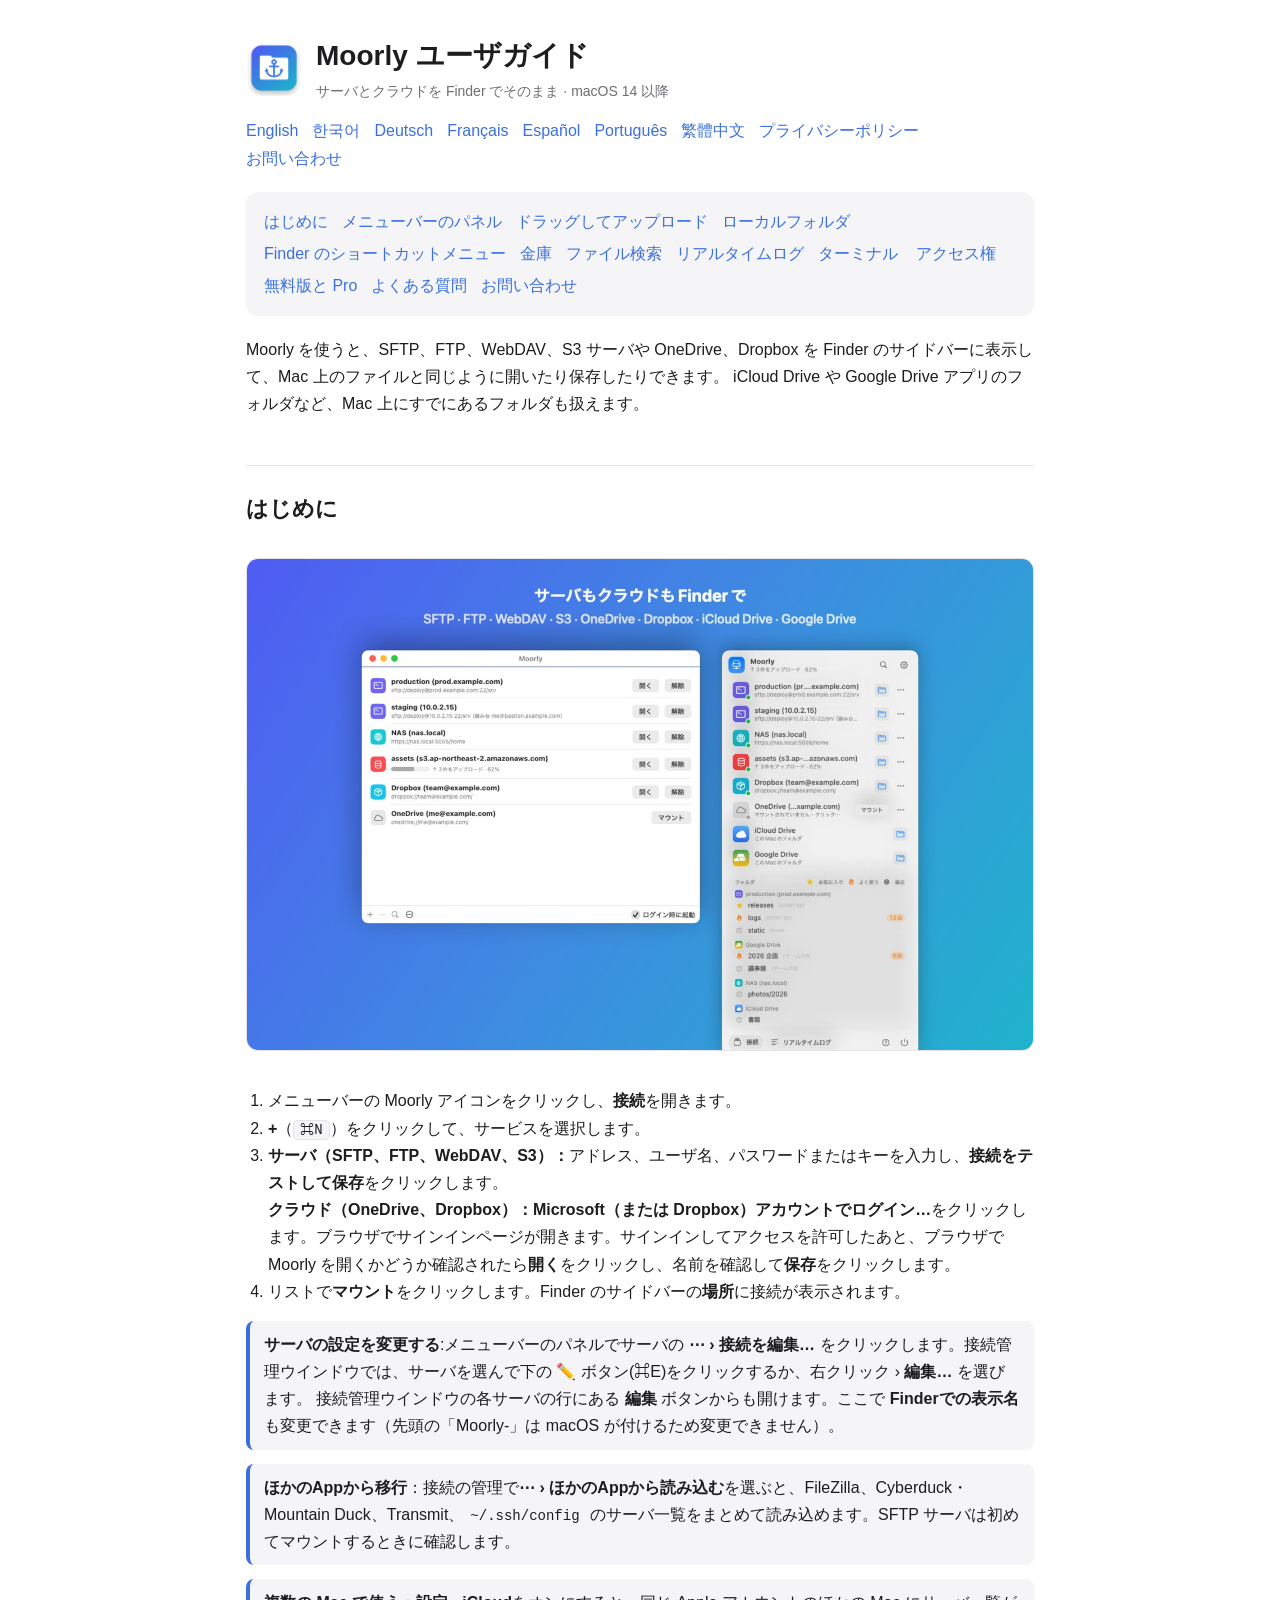
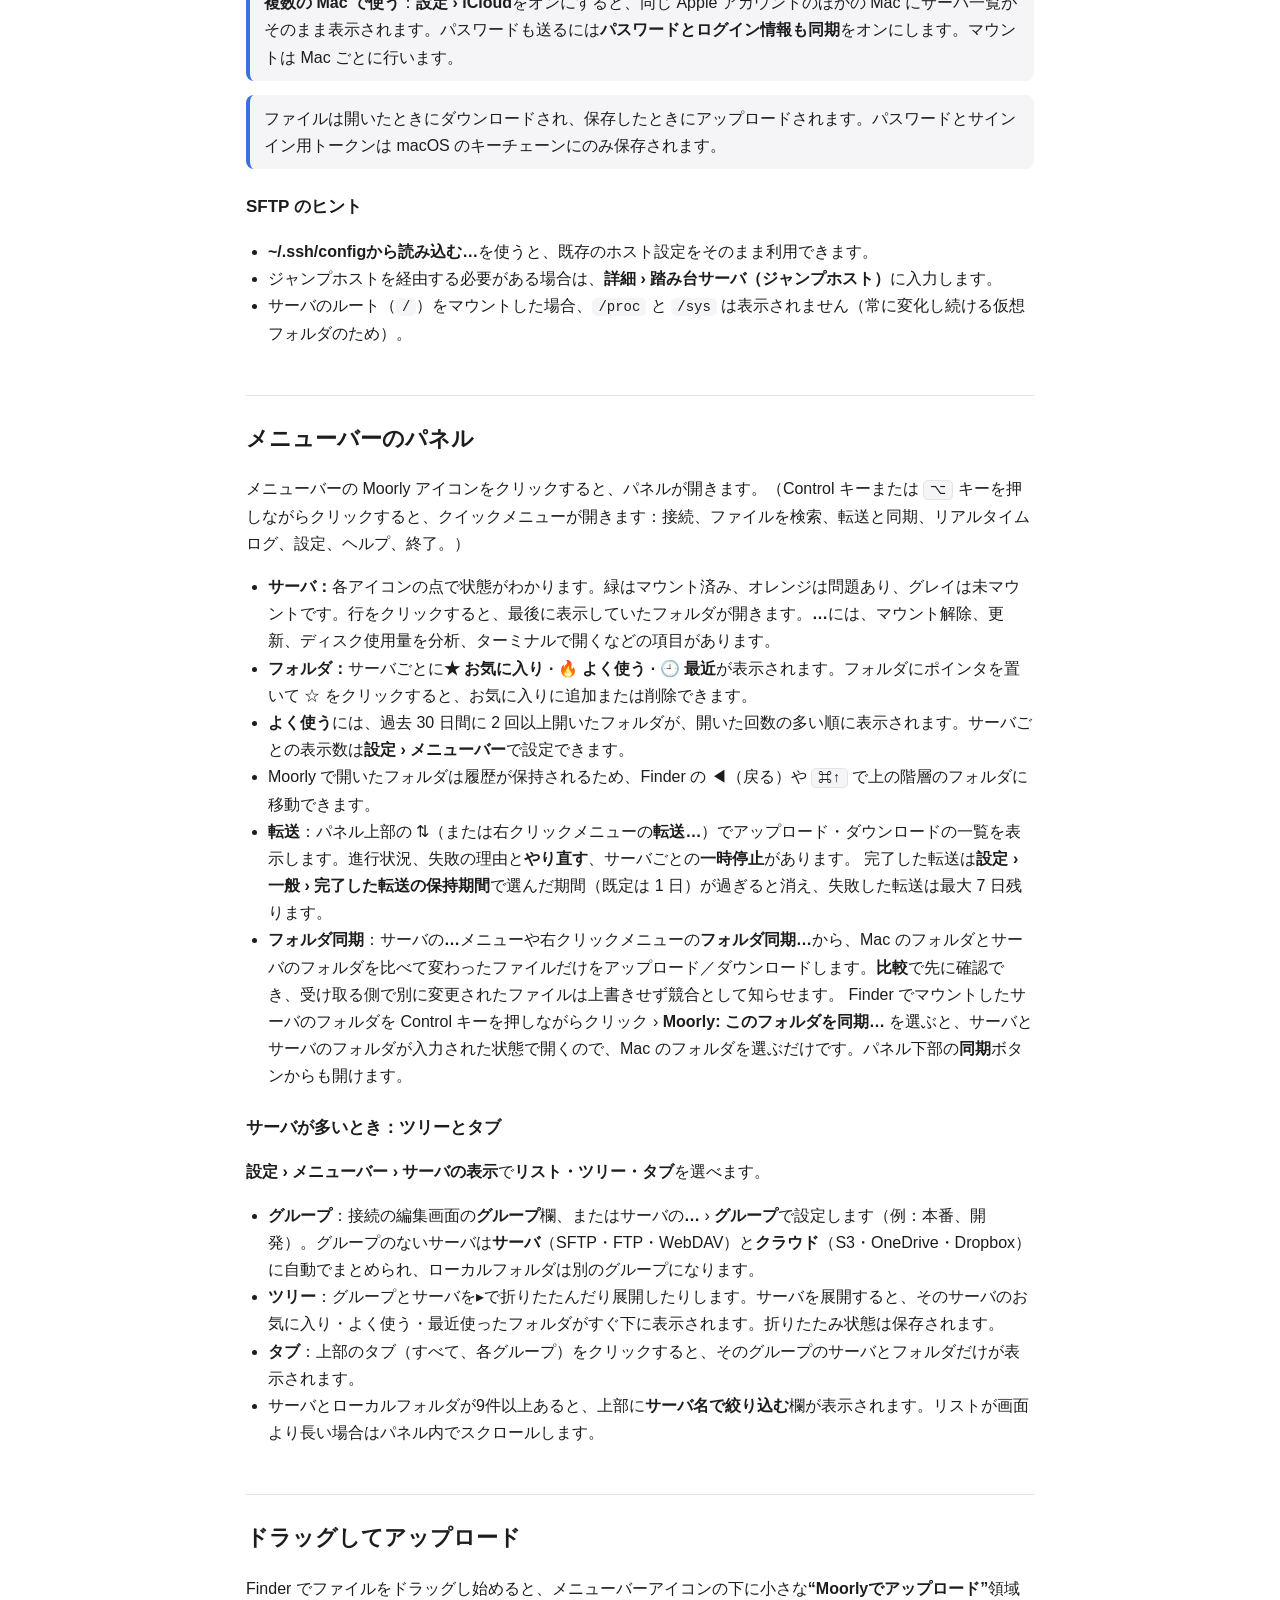
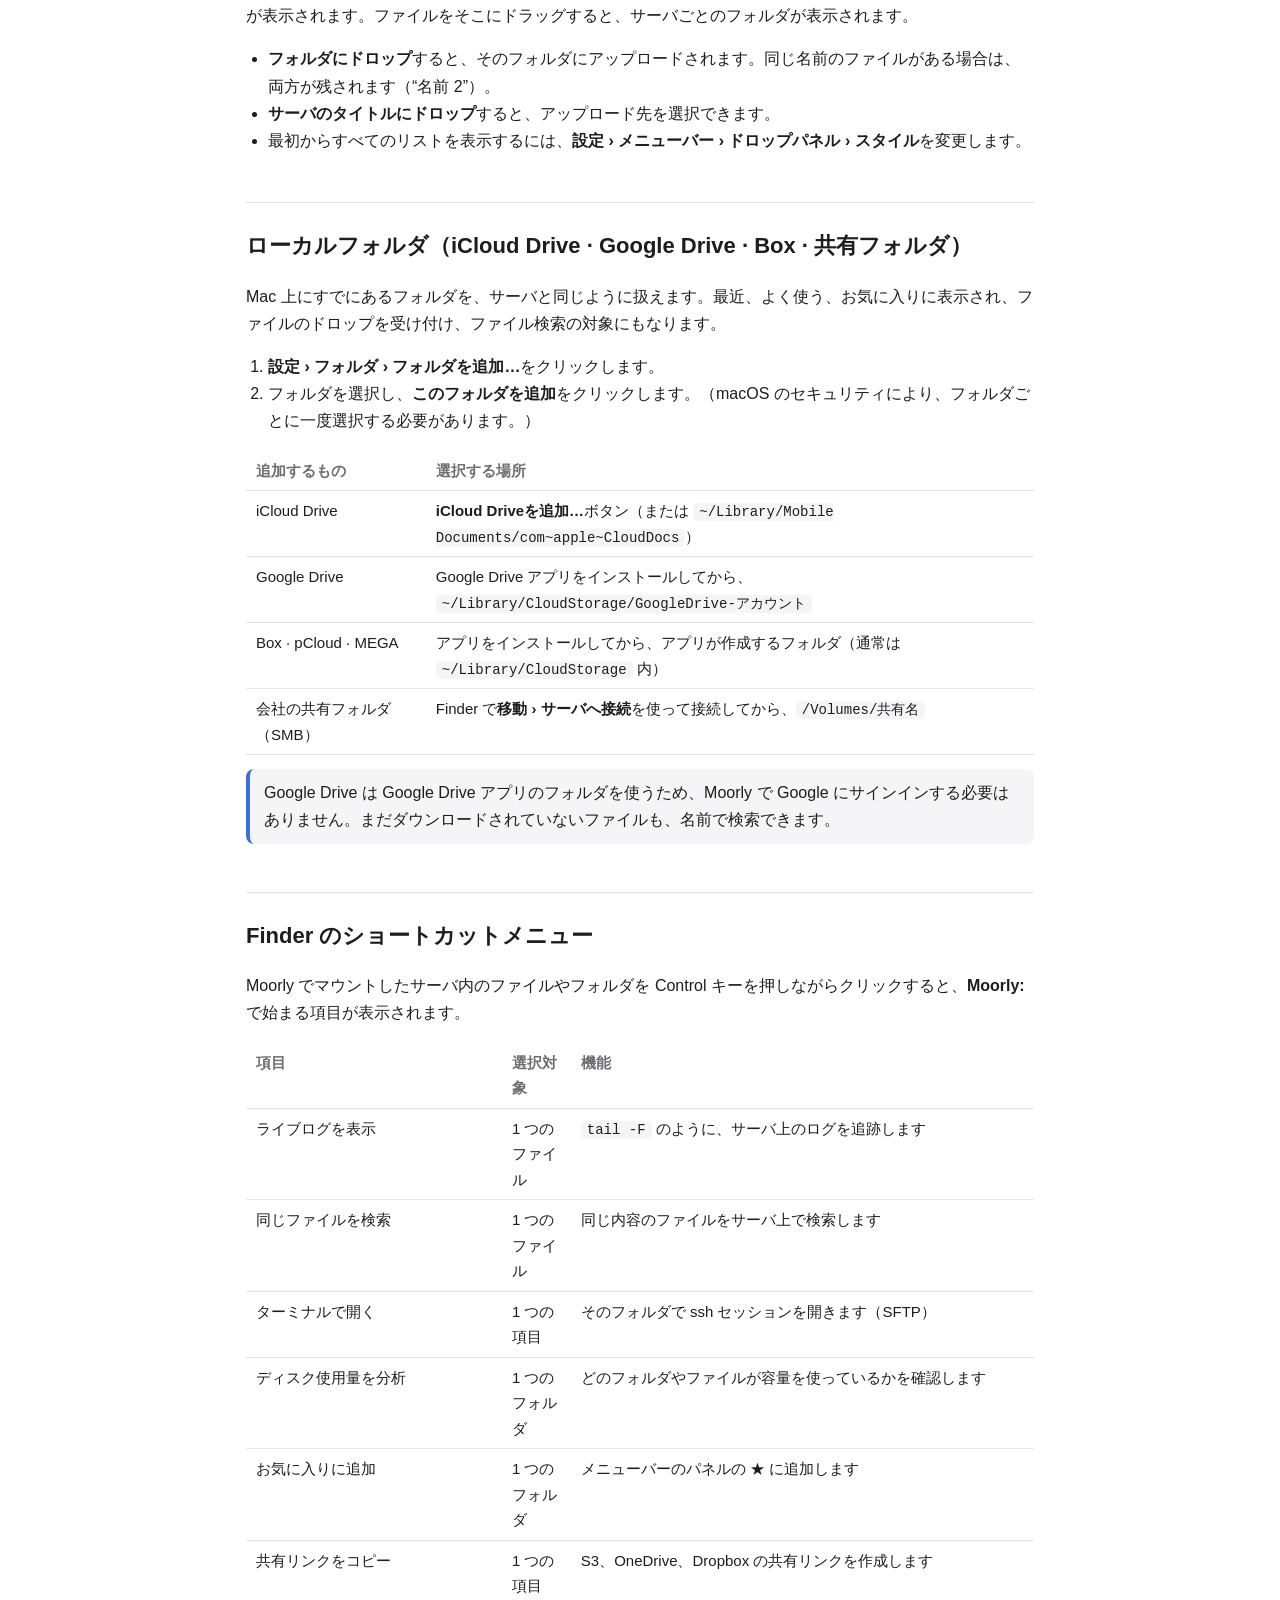
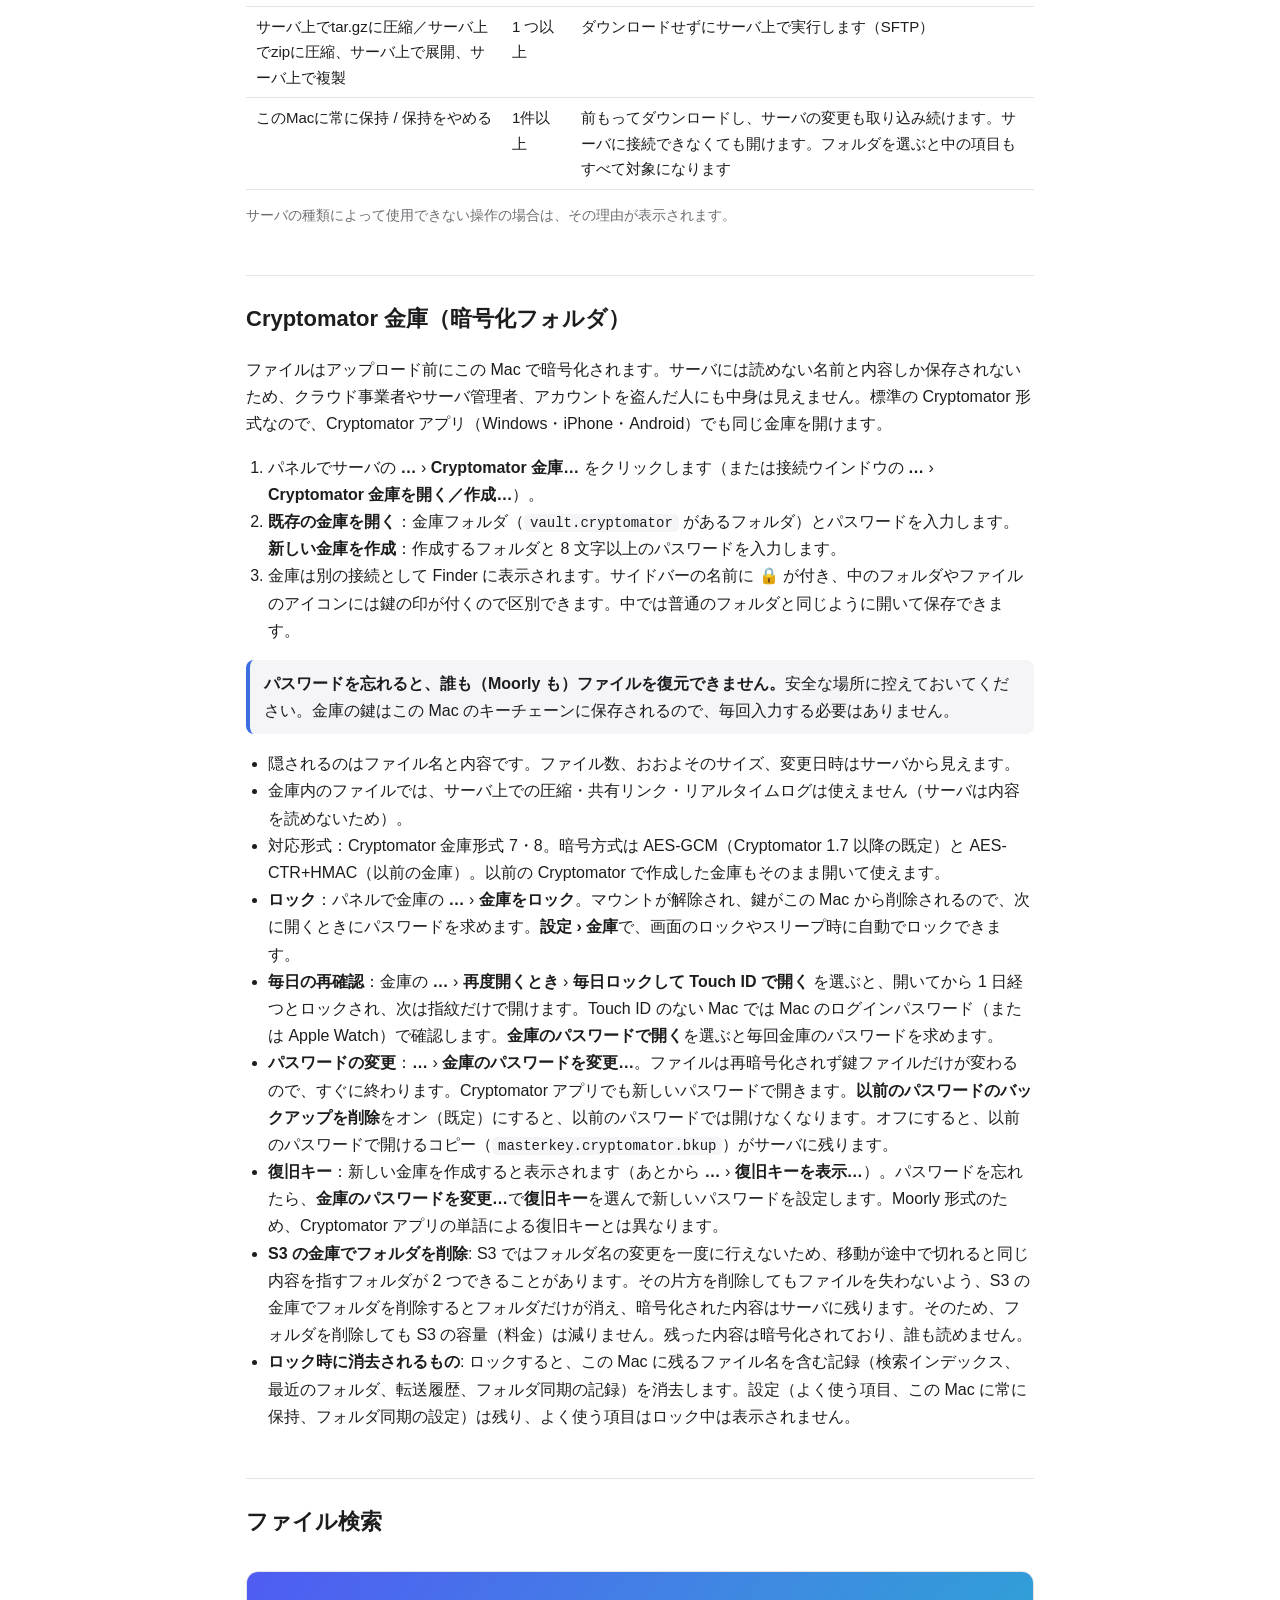
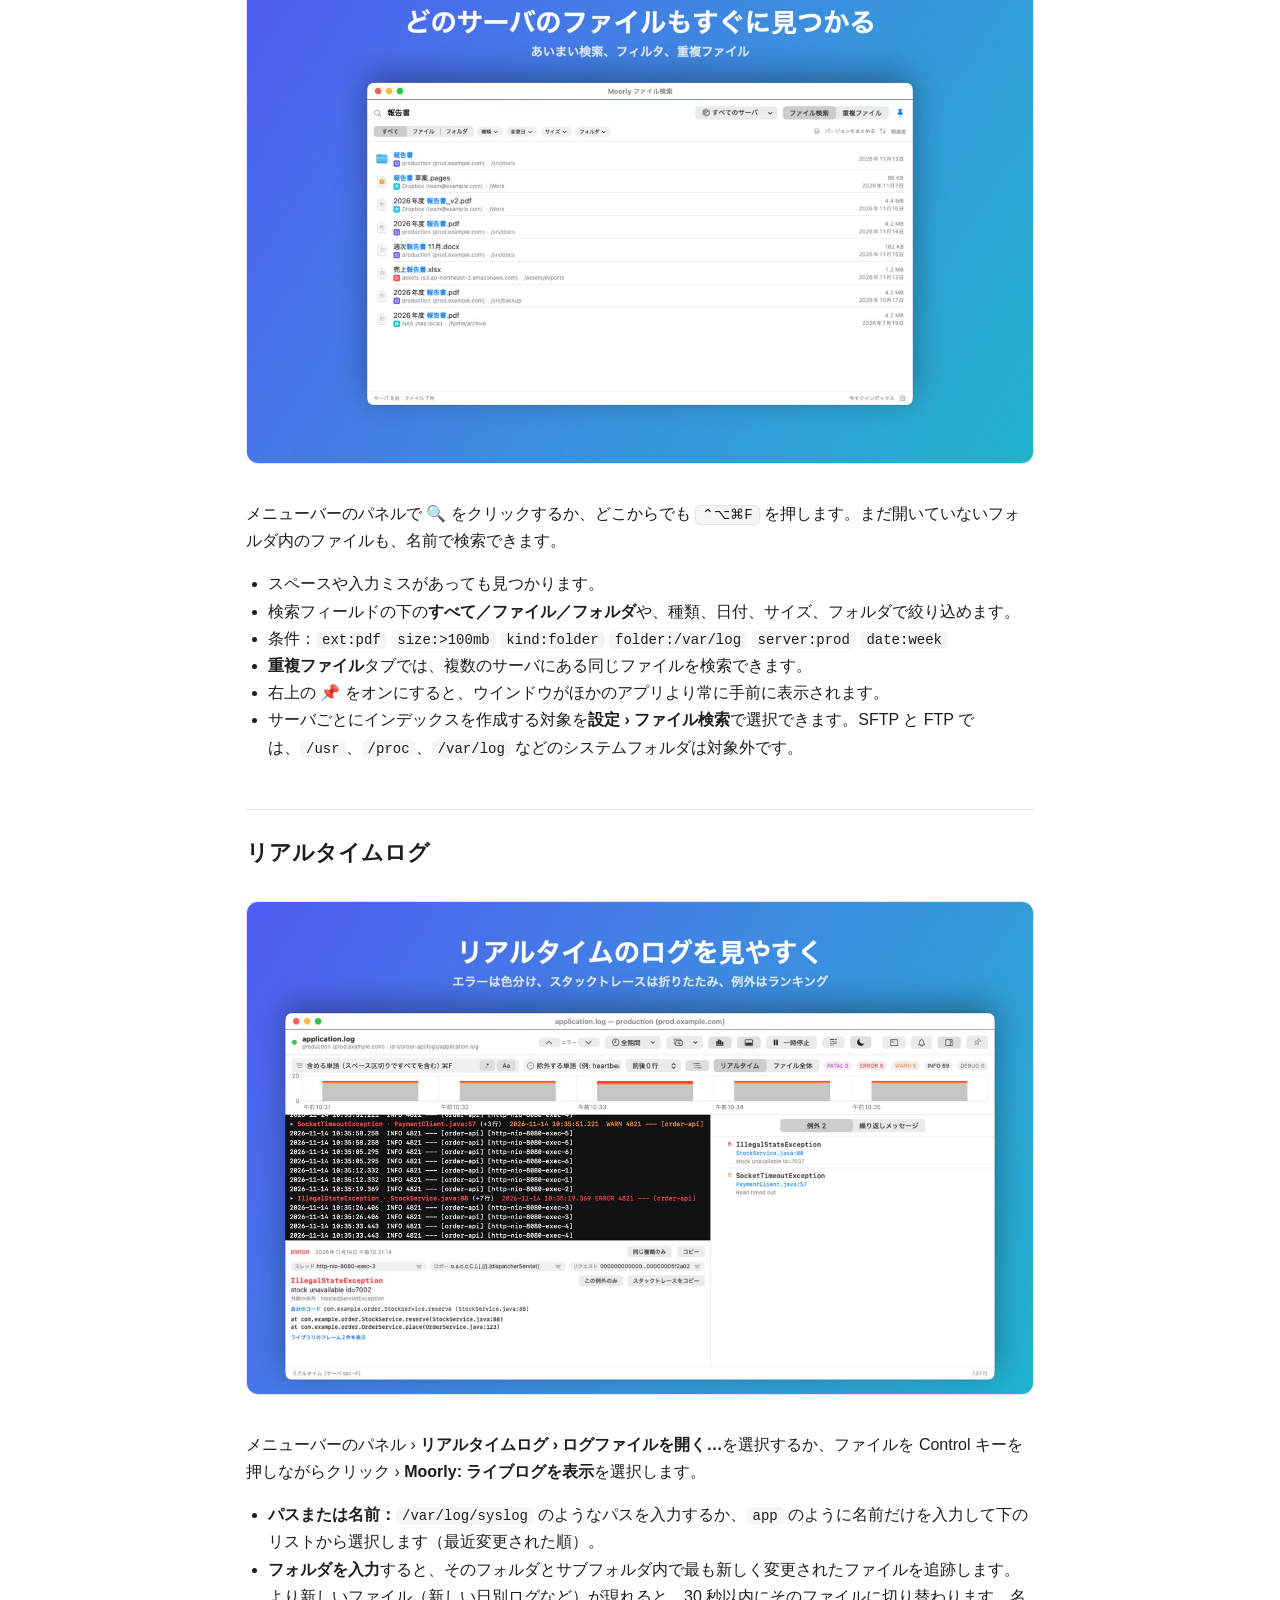
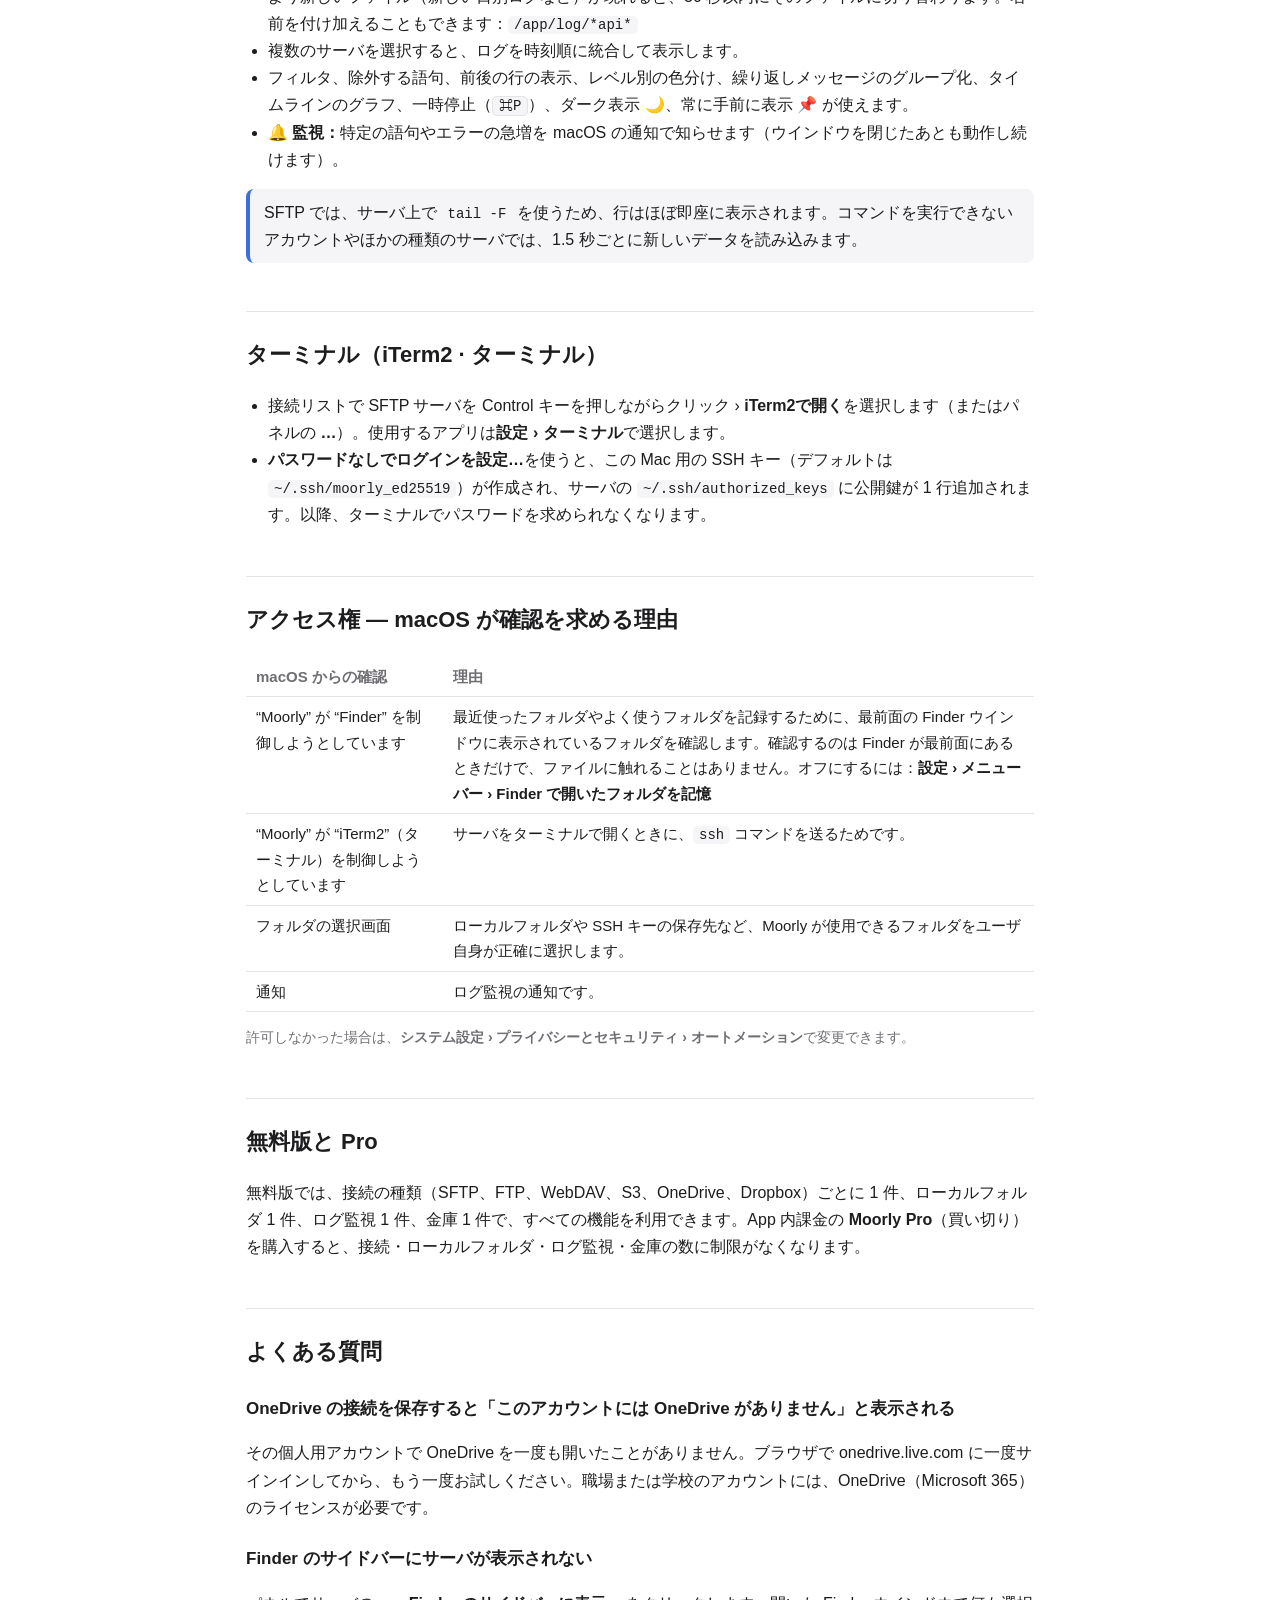
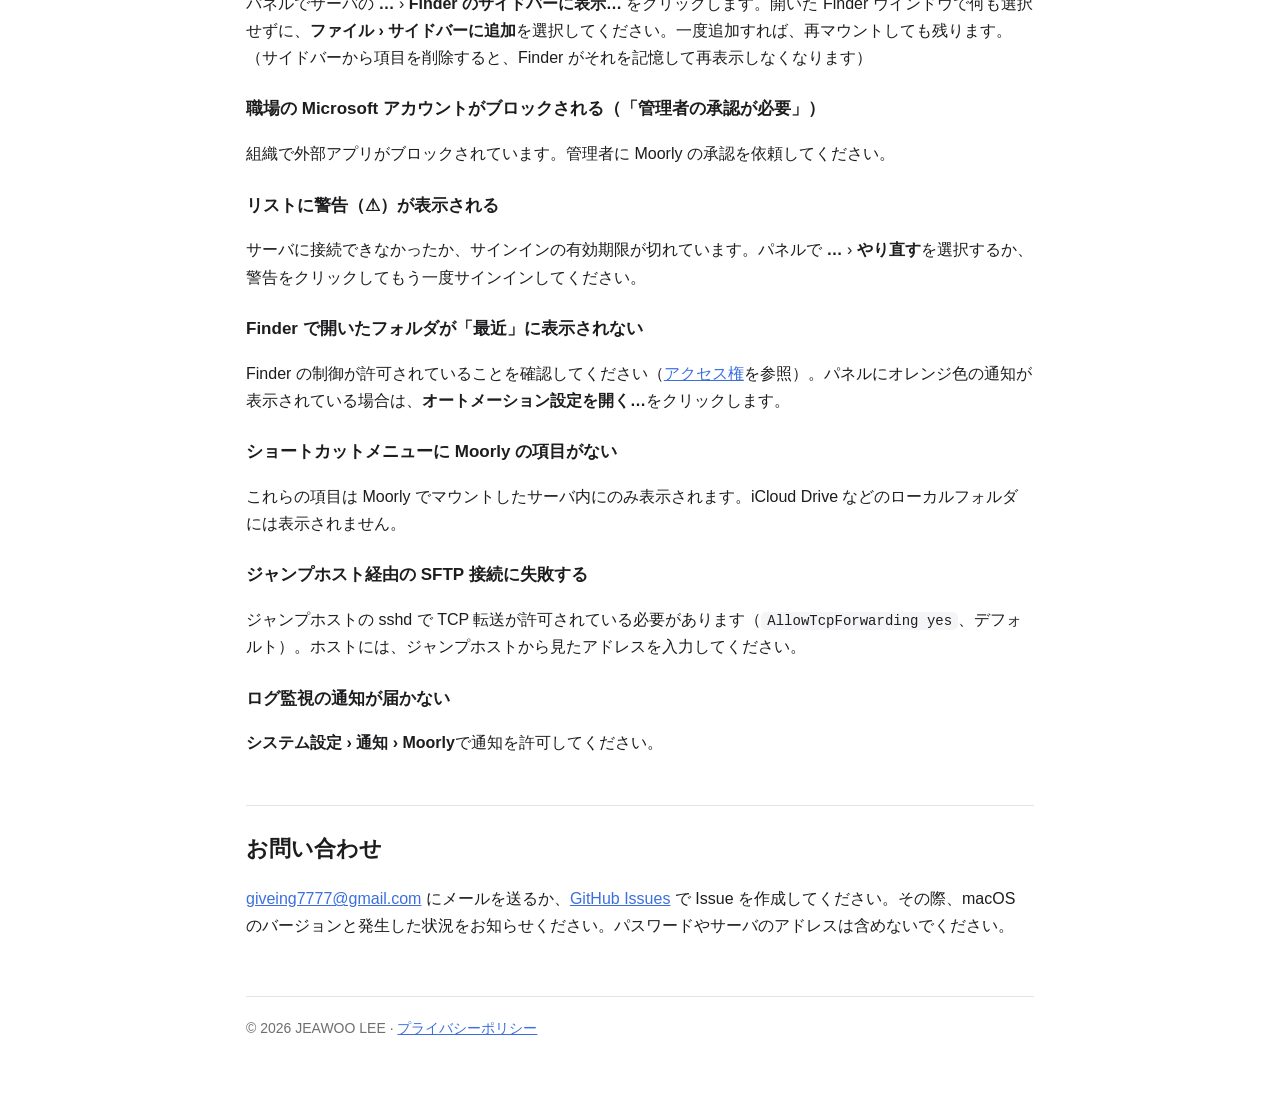
<file: ja/index.html>
<!doctype html>
<html lang="ja">
<head>
<meta charset="utf-8">
<meta name="viewport" content="width=device-width, initial-scale=1">
<title>Moorly ユーザガイド</title>
<meta name="description" content="Moorly ユーザガイド：サーバやクラウドを Finder に接続し、ファイル検索、リアルタイムログ、ローカルフォルダを活用する方法">
<link rel="stylesheet" href="../guide.css">
</head>
<body>
<div class="wrap">
<header class="top"><img src="../icon.png" alt=""><div><h1>Moorly ユーザガイド</h1><div class="muted">サーバとクラウドを Finder でそのまま · macOS 14 以降</div></div></header>
<nav class="lang" style="margin-top:14px"><a href="../en/">English</a><a href="../ko/">한국어</a><a href="../de/">Deutsch</a><a href="../fr/">Français</a><a href="../es/">Español</a><a href="../pt-BR/">Português</a><a href="../zh-Hant/">繁體中文</a><a href="../privacy.html#ja">プライバシーポリシー</a><a href="#contact">お問い合わせ</a></nav>

<nav class="toc">
<a href="#start">はじめに</a><a href="#panel">メニューバーのパネル</a><a href="#drop">ドラッグしてアップロード</a><a href="#local">ローカルフォルダ</a>
<a href="#context">Finder のショートカットメニュー</a><a href="#vault">金庫</a><a href="#search">ファイル検索</a><a href="#logs">リアルタイムログ</a><a href="#terminal">ターミナル</a>
<a href="#permissions">アクセス権</a><a href="#pro">無料版と Pro</a><a href="#faq">よくある質問</a><a href="#contact">お問い合わせ</a>
</nav>

<p>Moorly を使うと、SFTP、FTP、WebDAV、S3 サーバや OneDrive、Dropbox を Finder のサイドバーに表示して、Mac 上のファイルと同じように開いたり保存したりできます。
iCloud Drive や Google Drive アプリのフォルダなど、Mac 上にすでにあるフォルダも扱えます。</p>

<h2 id="start">はじめに</h2>
<img class="shot" src="../img/ja-1-connections.jpg" alt="接続リストとサービスの選択">
<ol>
<li>メニューバーの Moorly アイコンをクリックし、<b>接続</b>を開きます。</li>
<li><b>+</b>（<kbd>⌘N</kbd>）をクリックして、サービスを選択します。</li>
<li><b>サーバ（SFTP、FTP、WebDAV、S3）：</b>アドレス、ユーザ名、パスワードまたはキーを入力し、<b>接続をテストして保存</b>をクリックします。<br>
<b>クラウド（OneDrive、Dropbox）：</b><b>Microsoft（または Dropbox）アカウントでログイン…</b>をクリックします。ブラウザでサインインページが開きます。サインインしてアクセスを許可したあと、ブラウザで Moorly を開くかどうか確認されたら<b>開く</b>をクリックし、名前を確認して<b>保存</b>をクリックします。</li>
<li>リストで<b>マウント</b>をクリックします。Finder のサイドバーの<b>場所</b>に接続が表示されます。</li>
</ol>
<div class="tip edit-conn"><b>サーバの設定を変更する</b>:メニューバーのパネルでサーバの <b>⋯ › 接続を編集…</b> をクリックします。接続管理ウインドウでは、サーバを選んで下の <b>✏️</b> ボタン(⌘E)をクリックするか、右クリック › <b>編集…</b> を選びます。 接続管理ウインドウの各サーバの行にある <b>編集</b> ボタンからも開けます。ここで <b>Finderでの表示名</b> も変更できます（先頭の「Moorly-」は macOS が付けるため変更できません）。</div>
<div class="tip import-other"><b>ほかのAppから移行</b>：接続の管理で<b>⋯ › ほかのAppから読み込む</b>を選ぶと、FileZilla、Cyberduck・Mountain Duck、Transmit、<code>~/.ssh/config</code> のサーバ一覧をまとめて読み込めます。SFTP サーバは初めてマウントするときに確認します。</div>
<div class="tip icloud-sync"><b>複数の Mac で使う</b>：<b>設定 › iCloud</b>をオンにすると、同じ Apple アカウントのほかの Mac にサーバ一覧がそのまま表示されます。パスワードも送るには<b>パスワードとログイン情報も同期</b>をオンにします。マウントは Mac ごとに行います。</div>
<div class="tip">ファイルは開いたときにダウンロードされ、保存したときにアップロードされます。パスワードとサインイン用トークンは macOS のキーチェーンにのみ保存されます。</div>
<h3>SFTP のヒント</h3>
<ul>
<li><b>~/.ssh/configから読み込む…</b>を使うと、既存のホスト設定をそのまま利用できます。</li>
<li>ジャンプホストを経由する必要がある場合は、<b>詳細 › 踏み台サーバ（ジャンプホスト）</b>に入力します。</li>
<li>サーバのルート（<code>/</code>）をマウントした場合、<code>/proc</code> と <code>/sys</code> は表示されません（常に変化し続ける仮想フォルダのため）。</li>
</ul>

<h2 id="panel">メニューバーのパネル</h2>
<p>メニューバーの Moorly アイコンをクリックすると、パネルが開きます。（Control キーまたは <kbd>⌥</kbd> キーを押しながらクリックすると、クイックメニューが開きます：接続、ファイルを検索、転送と同期、リアルタイムログ、設定、ヘルプ、終了。）</p>
<ul>
<li><b>サーバ：</b>各アイコンの点で状態がわかります。緑はマウント済み、オレンジは問題あり、グレイは未マウントです。行をクリックすると、最後に表示していたフォルダが開きます。<b>…</b>には、マウント解除、更新、ディスク使用量を分析、ターミナルで開くなどの項目があります。</li>
<li><b>フォルダ：</b>サーバごとに<b>★ お気に入り · 🔥 よく使う · 🕘 最近</b>が表示されます。フォルダにポインタを置いて ☆ をクリックすると、お気に入りに追加または削除できます。</li>
<li><b>よく使う</b>には、過去 30 日間に 2 回以上開いたフォルダが、開いた回数の多い順に表示されます。サーバごとの表示数は<b>設定 › メニューバー</b>で設定できます。</li>
<li>Moorly で開いたフォルダは履歴が保持されるため、Finder の ◀（戻る）や <kbd>⌘↑</kbd> で上の階層のフォルダに移動できます。</li>
<li class="li-transfers"><b>転送</b>：パネル上部の ⇅（または右クリックメニューの<b>転送…</b>）でアップロード・ダウンロードの一覧を表示します。進行状況、失敗の理由と<b>やり直す</b>、サーバごとの<b>一時停止</b>があります。 完了した転送は<b>設定 › 一般 › 完了した転送の保持期間</b>で選んだ期間（既定は 1 日）が過ぎると消え、失敗した転送は最大 7 日残ります。</li>
<li class="li-foldersync"><b>フォルダ同期</b>：サーバの<b>…</b>メニューや右クリックメニューの<b>フォルダ同期…</b>から、Mac のフォルダとサーバのフォルダを比べて変わったファイルだけをアップロード／ダウンロードします。<b>比較</b>で先に確認でき、受け取る側で別に変更されたファイルは上書きせず競合として知らせます。 Finder でマウントしたサーバのフォルダを Control キーを押しながらクリック › <b>Moorly: このフォルダを同期…</b> を選ぶと、サーバとサーバのフォルダが入力された状態で開くので、Mac のフォルダを選ぶだけです。パネル下部の<b>同期</b>ボタンからも開けます。</li>
</ul>

<h3 id="groups">サーバが多いとき：ツリーとタブ</h3>
<p><b>設定 › メニューバー › サーバの表示</b>で<b>リスト・ツリー・タブ</b>を選べます。</p>
<ul>
<li><b>グループ</b>：接続の編集画面の<b>グループ</b>欄、またはサーバの<b>…</b> › <b>グループ</b>で設定します（例：本番、開発）。グループのないサーバは<b>サーバ</b>（SFTP・FTP・WebDAV）と<b>クラウド</b>（S3・OneDrive・Dropbox）に自動でまとめられ、ローカルフォルダは別のグループになります。</li>
<li><b>ツリー</b>：グループとサーバを▸で折りたたんだり展開したりします。サーバを展開すると、そのサーバのお気に入り・よく使う・最近使ったフォルダがすぐ下に表示されます。折りたたみ状態は保存されます。</li>
<li><b>タブ</b>：上部のタブ（すべて、各グループ）をクリックすると、そのグループのサーバとフォルダだけが表示されます。</li>
<li>サーバとローカルフォルダが9件以上あると、上部に<b>サーバ名で絞り込む</b>欄が表示されます。リストが画面より長い場合はパネル内でスクロールします。</li>
</ul>

<h2 id="drop">ドラッグしてアップロード</h2>
<p>Finder でファイルをドラッグし始めると、メニューバーアイコンの下に小さな<b>“Moorlyでアップロード”</b>領域が表示されます。ファイルをそこにドラッグすると、サーバごとのフォルダが表示されます。</p>
<ul>
<li><b>フォルダにドロップ</b>すると、そのフォルダにアップロードされます。同じ名前のファイルがある場合は、両方が残されます（“名前 2”）。</li>
<li><b>サーバのタイトルにドロップ</b>すると、アップロード先を選択できます。</li>
<li>最初からすべてのリストを表示するには、<b>設定 › メニューバー › ドロップパネル › スタイル</b>を変更します。</li>
</ul>

<h2 id="local">ローカルフォルダ（iCloud Drive · Google Drive · Box · 共有フォルダ）</h2>
<p>Mac 上にすでにあるフォルダを、サーバと同じように扱えます。最近、よく使う、お気に入りに表示され、ファイルのドロップを受け付け、ファイル検索の対象にもなります。</p>
<ol>
<li><b>設定 › フォルダ › フォルダを追加…</b>をクリックします。</li>
<li>フォルダを選択し、<b>このフォルダを追加</b>をクリックします。（macOS のセキュリティにより、フォルダごとに一度選択する必要があります。）</li>
</ol>
<table>
<tr><th>追加するもの</th><th>選択する場所</th></tr>
<tr><td>iCloud Drive</td><td><b>iCloud Driveを追加…</b>ボタン（または <code>~/Library/Mobile Documents/com~apple~CloudDocs</code>）</td></tr>
<tr><td>Google Drive</td><td>Google Drive アプリをインストールしてから、<code>~/Library/CloudStorage/GoogleDrive-アカウント</code></td></tr>
<tr><td>Box · pCloud · MEGA</td><td>アプリをインストールしてから、アプリが作成するフォルダ（通常は <code>~/Library/CloudStorage</code> 内）</td></tr>
<tr><td>会社の共有フォルダ（SMB）</td><td>Finder で<b>移動 › サーバへ接続</b>を使って接続してから、<code>/Volumes/共有名</code></td></tr>
</table>
<div class="tip">Google Drive は Google Drive アプリのフォルダを使うため、Moorly で Google にサインインする必要はありません。まだダウンロードされていないファイルも、名前で検索できます。</div>

<h2 id="context">Finder のショートカットメニュー</h2>
<p>Moorly でマウントしたサーバ内のファイルやフォルダを Control キーを押しながらクリックすると、<b>Moorly:</b> で始まる項目が表示されます。</p>
<table>
<tr><th>項目</th><th>選択対象</th><th>機能</th></tr>
<tr><td>ライブログを表示</td><td>1 つのファイル</td><td><code>tail -F</code> のように、サーバ上のログを追跡します</td></tr>
<tr><td>同じファイルを検索</td><td>1 つのファイル</td><td>同じ内容のファイルをサーバ上で検索します</td></tr>
<tr><td>ターミナルで開く</td><td>1 つの項目</td><td>そのフォルダで ssh セッションを開きます（SFTP）</td></tr>
<tr><td>ディスク使用量を分析</td><td>1 つのフォルダ</td><td>どのフォルダやファイルが容量を使っているかを確認します</td></tr>
<tr><td>お気に入りに追加</td><td>1 つのフォルダ</td><td>メニューバーのパネルの ★ に追加します</td></tr>
<tr><td>共有リンクをコピー</td><td>1 つの項目</td><td>S3、OneDrive、Dropbox の共有リンクを作成します</td></tr>
<tr><td>サーバ上でtar.gzに圧縮／サーバ上でzipに圧縮、サーバ上で展開、サーバ上で複製</td><td>1 つ以上</td><td>ダウンロードせずにサーバ上で実行します（SFTP）</td></tr>
<tr class="action-keep"><td>このMacに常に保持 / 保持をやめる</td><td>1件以上</td><td>前もってダウンロードし、サーバの変更も取り込み続けます。サーバに接続できなくても開けます。フォルダを選ぶと中の項目もすべて対象になります</td></tr>
</table>
<p class="muted">サーバの種類によって使用できない操作の場合は、その理由が表示されます。</p>

<h2 id="vault">Cryptomator 金庫（暗号化フォルダ）</h2>
<p>ファイルはアップロード前にこの Mac で暗号化されます。サーバには読めない名前と内容しか保存されないため、クラウド事業者やサーバ管理者、アカウントを盗んだ人にも中身は見えません。標準の Cryptomator 形式なので、Cryptomator アプリ（Windows・iPhone・Android）でも同じ金庫を開けます。</p>
<ol>
<li>パネルでサーバの <b>…</b> › <b>Cryptomator 金庫…</b> をクリックします（または接続ウインドウの <b>…</b> › <b>Cryptomator 金庫を開く／作成…</b>）。</li>
<li><b>既存の金庫を開く</b>：金庫フォルダ（<code>vault.cryptomator</code> があるフォルダ）とパスワードを入力します。<b>新しい金庫を作成</b>：作成するフォルダと 8 文字以上のパスワードを入力します。</li>
<li>金庫は別の接続として Finder に表示されます。サイドバーの名前に 🔒 が付き、中のフォルダやファイルのアイコンには鍵の印が付くので区別できます。中では普通のフォルダと同じように開いて保存できます。</li>
</ol>
<div class="tip"><b>パスワードを忘れると、誰も（Moorly も）ファイルを復元できません。</b>安全な場所に控えておいてください。金庫の鍵はこの Mac のキーチェーンに保存されるので、毎回入力する必要はありません。</div>
<ul>
<li>隠されるのはファイル名と内容です。ファイル数、おおよそのサイズ、変更日時はサーバから見えます。</li>
<li>金庫内のファイルでは、サーバ上での圧縮・共有リンク・リアルタイムログは使えません（サーバは内容を読めないため）。</li>
<li>対応形式：Cryptomator 金庫形式 7・8。暗号方式は AES-GCM（Cryptomator 1.7 以降の既定）と AES-CTR+HMAC（以前の金庫）。以前の Cryptomator で作成した金庫もそのまま開いて使えます。</li>
<li><b>ロック</b>：パネルで金庫の <b>…</b> › <b>金庫をロック</b>。マウントが解除され、鍵がこの Mac から削除されるので、次に開くときにパスワードを求めます。<b>設定 › 金庫</b>で、画面のロックやスリープ時に自動でロックできます。</li>
<li><b>毎日の再確認</b>：金庫の <b>…</b> › <b>再度開くとき</b> › <b>毎日ロックして Touch ID で開く</b> を選ぶと、開いてから 1 日経つとロックされ、次は指紋だけで開けます。Touch ID のない Mac では Mac のログインパスワード（または Apple Watch）で確認します。<b>金庫のパスワードで開く</b>を選ぶと毎回金庫のパスワードを求めます。</li>
<li><b>パスワードの変更</b>：<b>…</b> › <b>金庫のパスワードを変更…</b>。ファイルは再暗号化されず鍵ファイルだけが変わるので、すぐに終わります。Cryptomator アプリでも新しいパスワードで開きます。<b>以前のパスワードのバックアップを削除</b>をオン（既定）にすると、以前のパスワードでは開けなくなります。オフにすると、以前のパスワードで開けるコピー（<code>masterkey.cryptomator.bkup</code>）がサーバに残ります。</li>
<li><b>復旧キー</b>：新しい金庫を作成すると表示されます（あとから <b>…</b> › <b>復旧キーを表示…</b>）。パスワードを忘れたら、<b>金庫のパスワードを変更…</b>で<b>復旧キー</b>を選んで新しいパスワードを設定します。Moorly 形式のため、Cryptomator アプリの単語による復旧キーとは異なります。</li>
<li class="vault-s3-note"><b>S3 の金庫でフォルダを削除</b>: S3 ではフォルダ名の変更を一度に行えないため、移動が途中で切れると同じ内容を指すフォルダが 2 つできることがあります。その片方を削除してもファイルを失わないよう、S3 の金庫でフォルダを削除するとフォルダだけが消え、暗号化された内容はサーバに残ります。そのため、フォルダを削除しても S3 の容量（料金）は減りません。残った内容は暗号化されており、誰も読めません。</li>
<li><b>ロック時に消去されるもの</b>: ロックすると、この Mac に残るファイル名を含む記録（検索インデックス、最近のフォルダ、転送履歴、フォルダ同期の記録）を消去します。設定（よく使う項目、この Mac に常に保持、フォルダ同期の設定）は残り、よく使う項目はロック中は表示されません。</li>
</ul>

<h2 id="search">ファイル検索</h2>
<img class="shot" src="../img/ja-2-search.jpg" alt="ファイル検索ウインドウ">
<p>メニューバーのパネルで 🔍 をクリックするか、どこからでも <kbd>⌃⌥⌘F</kbd> を押します。まだ開いていないフォルダ内のファイルも、名前で検索できます。</p>
<ul>
<li>スペースや入力ミスがあっても見つかります。</li>
<li>検索フィールドの下の<b>すべて／ファイル／フォルダ</b>や、種類、日付、サイズ、フォルダで絞り込めます。</li>
<li>条件：<code>ext:pdf</code> <code>size:&gt;100mb</code> <code>kind:folder</code> <code>folder:/var/log</code> <code>server:prod</code> <code>date:week</code></li>
<li><b>重複ファイル</b>タブでは、複数のサーバにある同じファイルを検索できます。</li>
<li>右上の 📌 をオンにすると、ウインドウがほかのアプリより常に手前に表示されます。</li>
<li>サーバごとにインデックスを作成する対象を<b>設定 › ファイル検索</b>で選択できます。SFTP と FTP では、<code>/usr</code>、<code>/proc</code>、<code>/var/log</code> などのシステムフォルダは対象外です。</li>
</ul>

<h2 id="logs">リアルタイムログ</h2>
<img class="shot" src="../img/ja-3-logs.jpg" alt="リアルタイムログウインドウ">
<p>メニューバーのパネル › <b>リアルタイムログ › ログファイルを開く…</b>を選択するか、ファイルを Control キーを押しながらクリック › <b>Moorly: ライブログを表示</b>を選択します。</p>
<ul>
<li><b>パスまたは名前：</b><code>/var/log/syslog</code> のようなパスを入力するか、<code>app</code> のように名前だけを入力して下のリストから選択します（最近変更された順）。</li>
<li><b>フォルダを入力</b>すると、そのフォルダとサブフォルダ内で最も新しく変更されたファイルを追跡します。より新しいファイル（新しい日別ログなど）が現れると、30 秒以内にそのファイルに切り替わります。名前を付け加えることもできます：<code>/app/log/*api*</code></li>
<li>複数のサーバを選択すると、ログを時刻順に統合して表示します。</li>
<li>フィルタ、除外する語句、前後の行の表示、レベル別の色分け、繰り返しメッセージのグループ化、タイムラインのグラフ、一時停止（<kbd>⌘P</kbd>）、ダーク表示 🌙、常に手前に表示 📌 が使えます。</li>
<li>🔔 <b>監視：</b>特定の語句やエラーの急増を macOS の通知で知らせます（ウインドウを閉じたあとも動作し続けます）。</li>
</ul>
<div class="tip">SFTP では、サーバ上で <code>tail -F</code> を使うため、行はほぼ即座に表示されます。コマンドを実行できないアカウントやほかの種類のサーバでは、1.5 秒ごとに新しいデータを読み込みます。</div>

<h2 id="terminal">ターミナル（iTerm2 · ターミナル）</h2>
<ul>
<li>接続リストで SFTP サーバを Control キーを押しながらクリック › <b>iTerm2で開く</b>を選択します（またはパネルの <b>…</b>）。使用するアプリは<b>設定 › ターミナル</b>で選択します。</li>
<li><b>パスワードなしでログインを設定…</b>を使うと、この Mac 用の SSH キー（デフォルトは <code>~/.ssh/moorly_ed25519</code>）が作成され、サーバの <code>~/.ssh/authorized_keys</code> に公開鍵が 1 行追加されます。以降、ターミナルでパスワードを求められなくなります。</li>
</ul>

<h2 id="permissions">アクセス権 — macOS が確認を求める理由</h2>
<table>
<tr><th>macOS からの確認</th><th>理由</th></tr>
<tr><td>“Moorly” が “Finder” を制御しようとしています</td><td>最近使ったフォルダやよく使うフォルダを記録するために、最前面の Finder ウインドウに表示されているフォルダを確認します。確認するのは Finder が最前面にあるときだけで、ファイルに触れることはありません。オフにするには：<b>設定 › メニューバー › Finder で開いたフォルダを記憶</b></td></tr>
<tr><td>“Moorly” が “iTerm2”（ターミナル）を制御しようとしています</td><td>サーバをターミナルで開くときに、<code>ssh</code> コマンドを送るためです。</td></tr>
<tr><td>フォルダの選択画面</td><td>ローカルフォルダや SSH キーの保存先など、Moorly が使用できるフォルダをユーザ自身が正確に選択します。</td></tr>
<tr><td>通知</td><td>ログ監視の通知です。</td></tr>
</table>
<p class="muted">許可しなかった場合は、<b>システム設定 › プライバシーとセキュリティ › オートメーション</b>で変更できます。</p>

<h2 id="pro">無料版と Pro</h2>
<p>無料版では、接続の種類（SFTP、FTP、WebDAV、S3、OneDrive、Dropbox）ごとに 1 件、ローカルフォルダ 1 件、ログ監視 1 件、金庫 1 件で、すべての機能を利用できます。App 内課金の <b>Moorly Pro</b>（買い切り）を購入すると、接続・ローカルフォルダ・ログ監視・金庫の数に制限がなくなります。</p>

<h2 id="faq">よくある質問</h2>
<h3>OneDrive の接続を保存すると「このアカウントには OneDrive がありません」と表示される</h3>
<p>その個人用アカウントで OneDrive を一度も開いたことがありません。ブラウザで onedrive.live.com に一度サインインしてから、もう一度お試しください。職場または学校のアカウントには、OneDrive（Microsoft 365）のライセンスが必要です。</p>
<h3>Finder のサイドバーにサーバが表示されない</h3>
<p>パネルでサーバの <b>…</b> › <b>Finder のサイドバーに表示…</b> をクリックします。開いた Finder ウインドウで何も選択せずに、<b>ファイル › サイドバーに追加</b>を選択してください。一度追加すれば、再マウントしても残ります。（サイドバーから項目を削除すると、Finder がそれを記憶して再表示しなくなります）</p>
<h3>職場の Microsoft アカウントがブロックされる（「管理者の承認が必要」）</h3>
<p>組織で外部アプリがブロックされています。管理者に Moorly の承認を依頼してください。</p>
<h3>リストに警告（⚠︎）が表示される</h3>
<p>サーバに接続できなかったか、サインインの有効期限が切れています。パネルで <b>…</b> › <b>やり直す</b>を選択するか、警告をクリックしてもう一度サインインしてください。</p>
<h3>Finder で開いたフォルダが「最近」に表示されない</h3>
<p>Finder の制御が許可されていることを確認してください（<a href="#permissions">アクセス権</a>を参照）。パネルにオレンジ色の通知が表示されている場合は、<b>オートメーション設定を開く…</b>をクリックします。</p>
<h3>ショートカットメニューに Moorly の項目がない</h3>
<p>これらの項目は Moorly でマウントしたサーバ内にのみ表示されます。iCloud Drive などのローカルフォルダには表示されません。</p>
<h3>ジャンプホスト経由の SFTP 接続に失敗する</h3>
<p>ジャンプホストの sshd で TCP 転送が許可されている必要があります（<code>AllowTcpForwarding yes</code>、デフォルト）。ホストには、ジャンプホストから見たアドレスを入力してください。</p>
<h3>ログ監視の通知が届かない</h3>
<p><b>システム設定 › 通知 › Moorly</b>で通知を許可してください。</p>

<h2 id="contact">お問い合わせ</h2>
<p><a href="mailto:giveing7777@gmail.com">giveing7777@gmail.com</a> にメールを送るか、<a href="https://github.com/jwss-lee/moorly/issues">GitHub Issues</a> で Issue を作成してください。その際、macOS のバージョンと発生した状況をお知らせください。パスワードやサーバのアドレスは含めないでください。</p>

<footer class="muted">© 2026 JEAWOO LEE · <a href="../privacy.html#ja">プライバシーポリシー</a></footer>
</div>
</body>
</html>
</file>
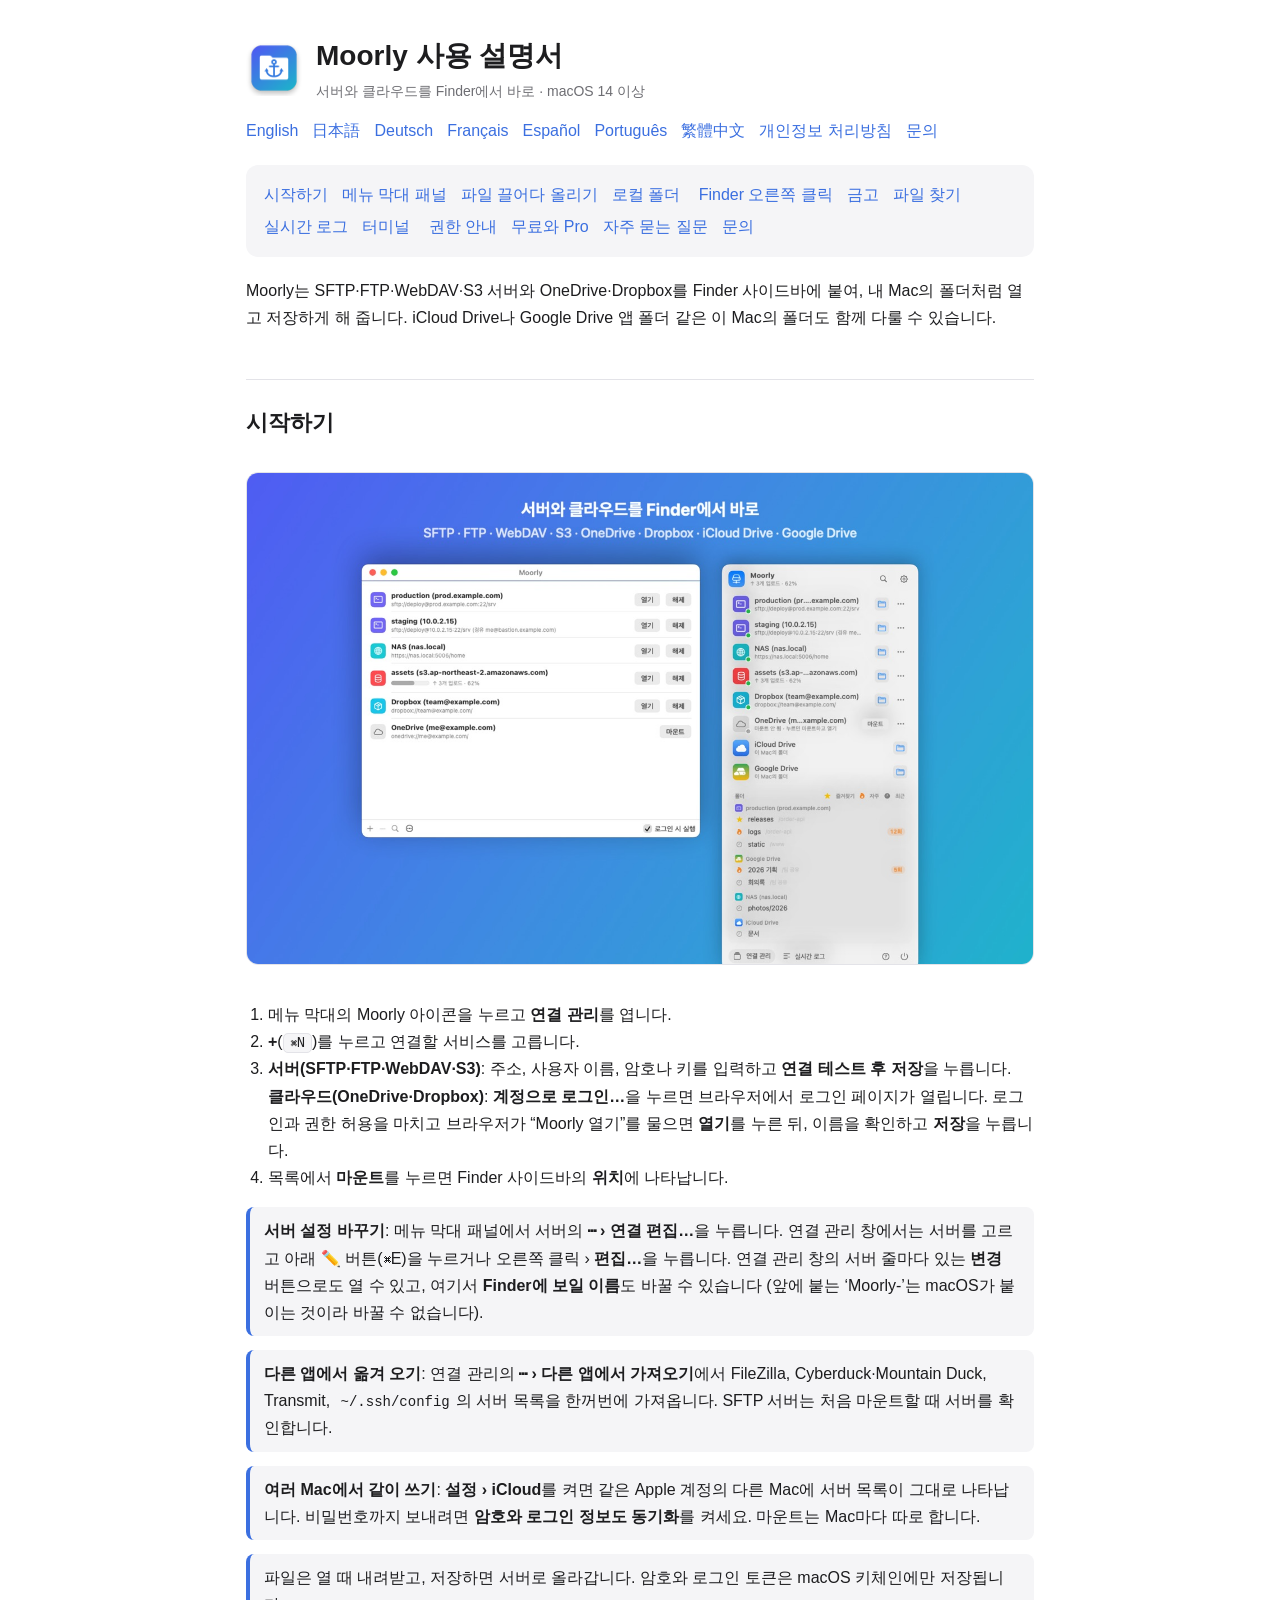
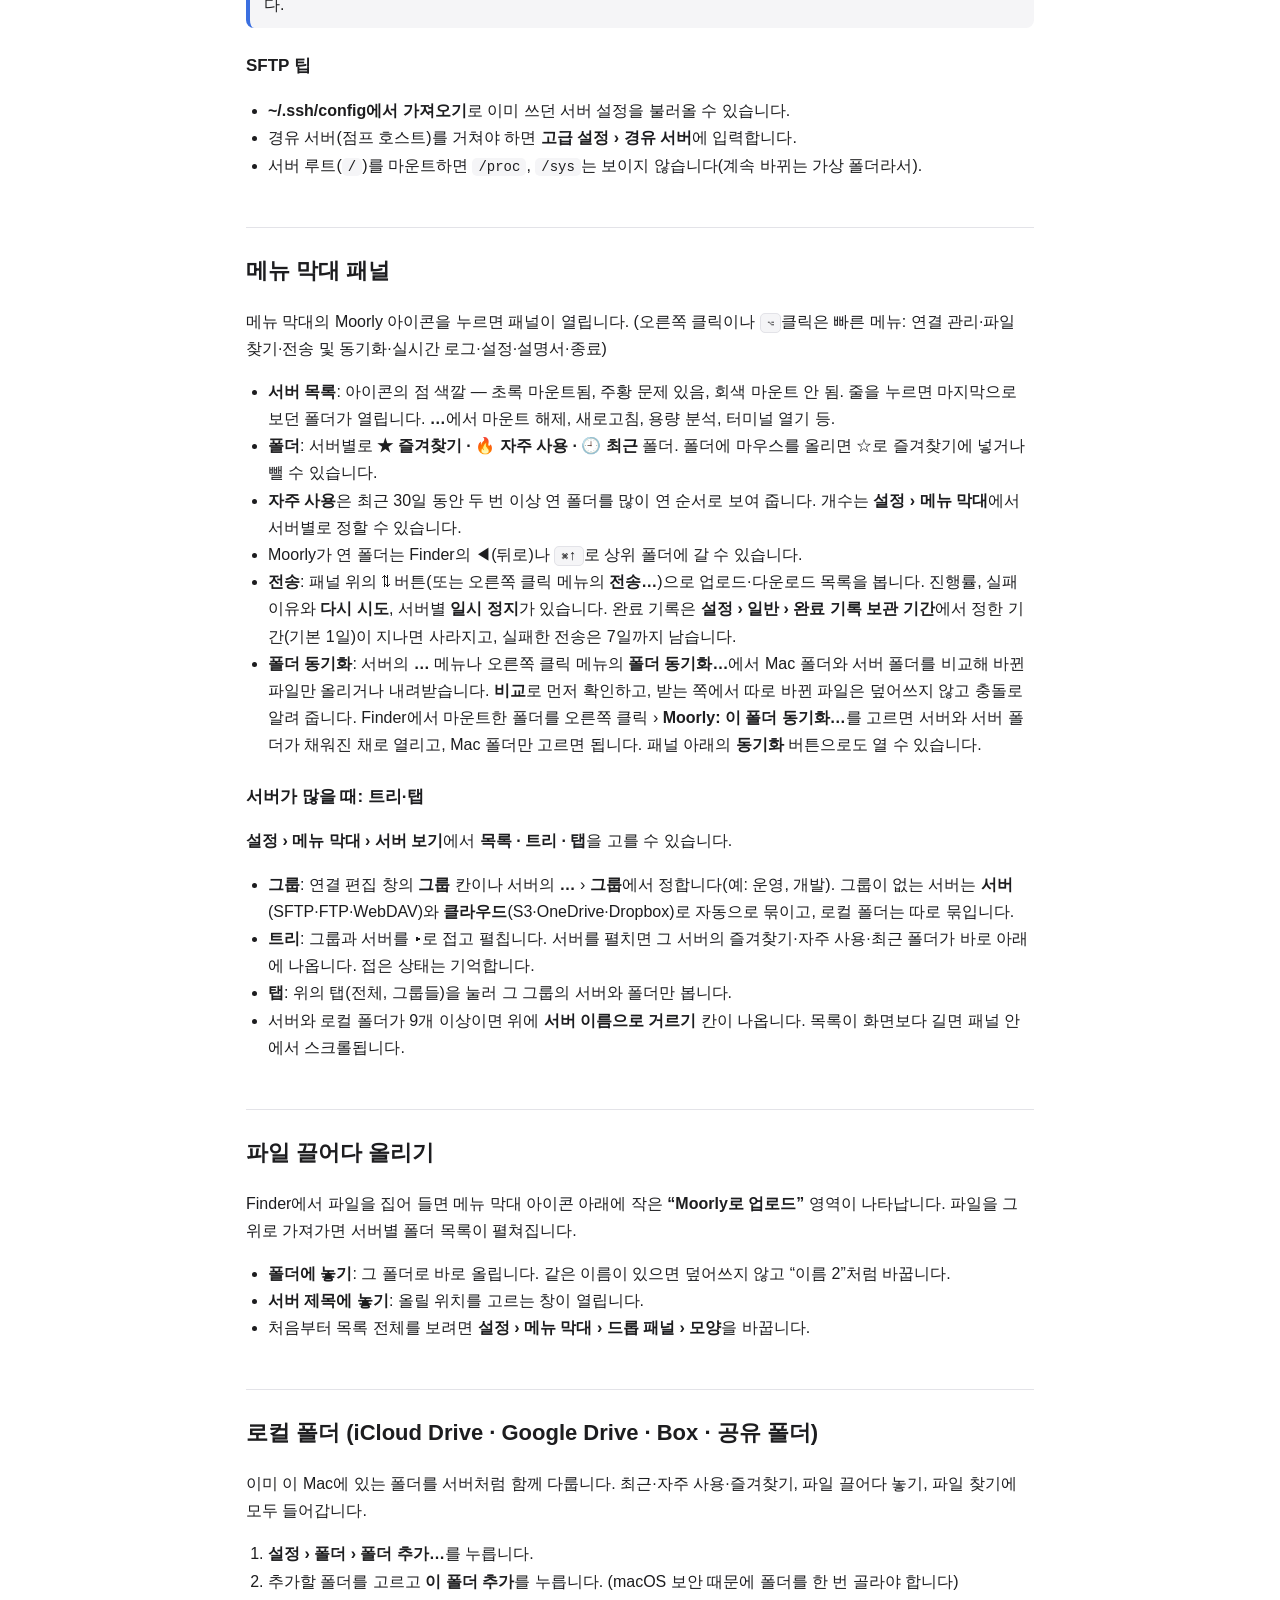
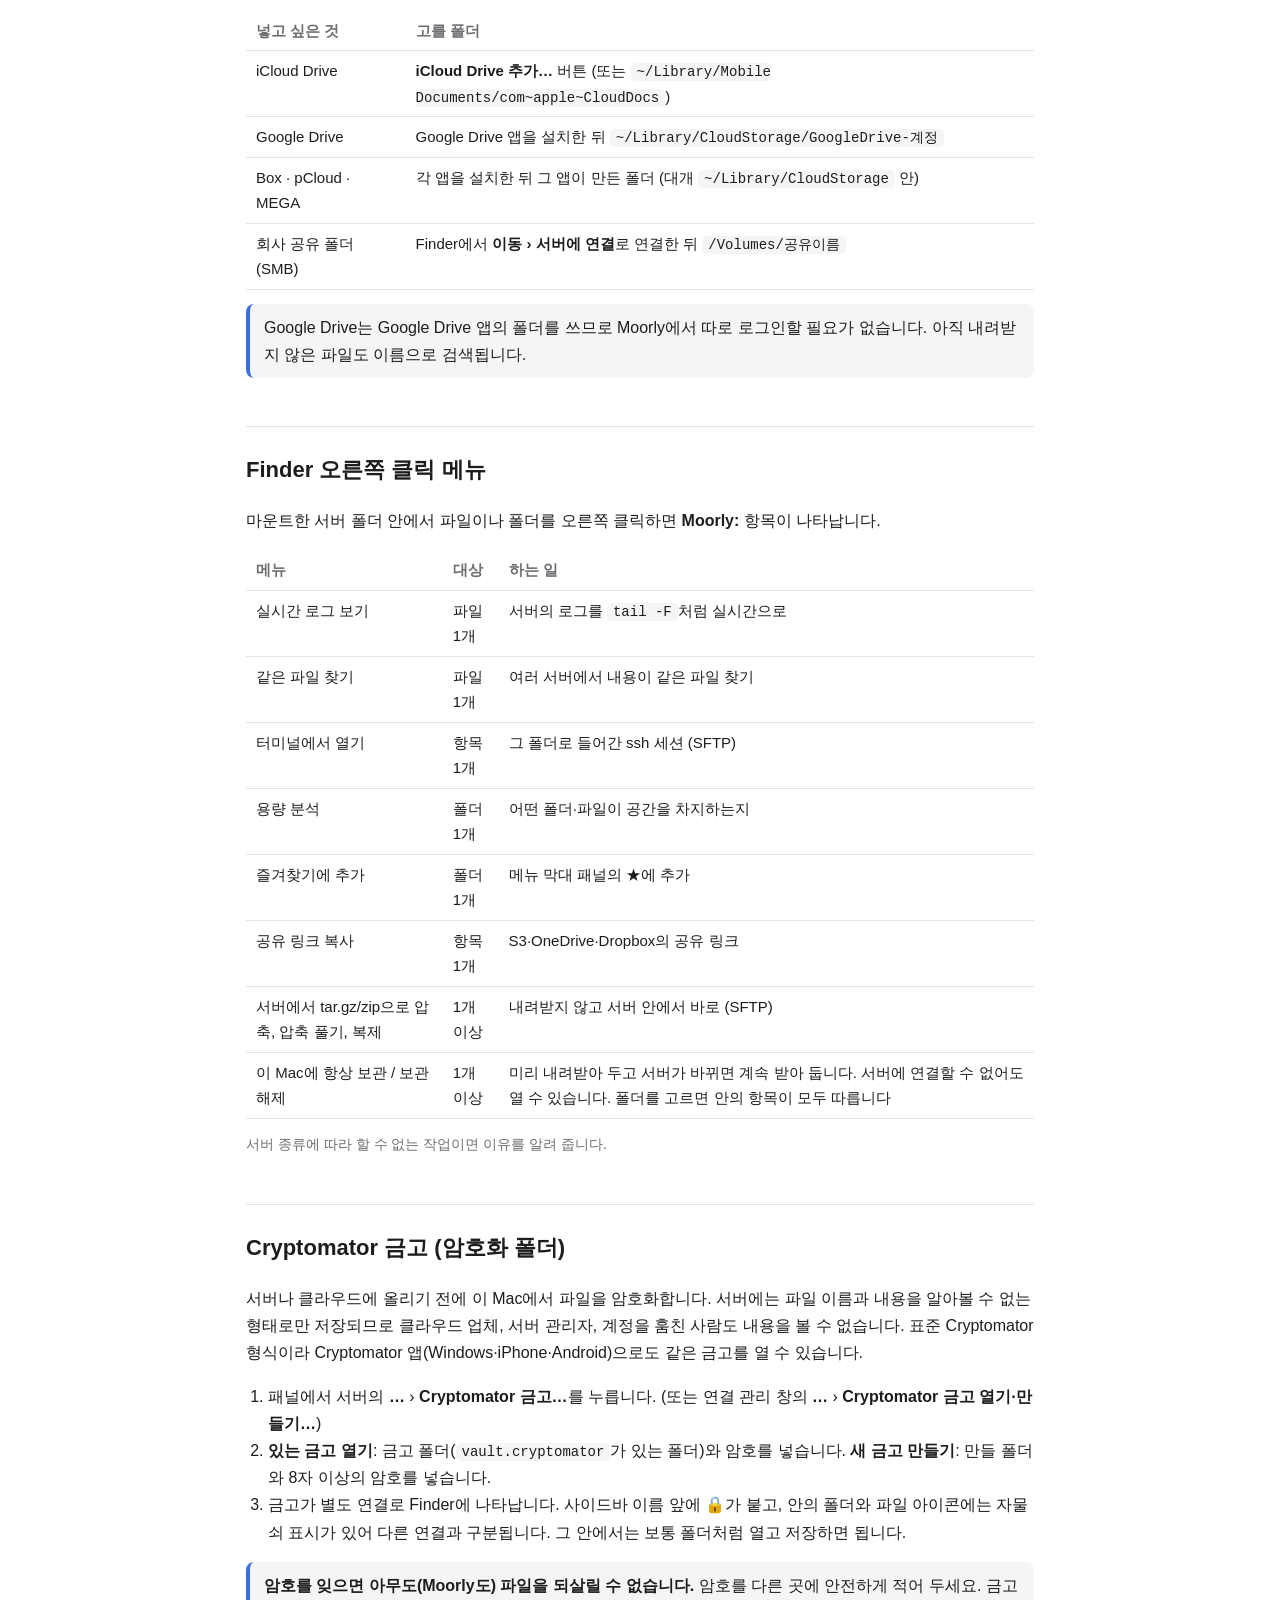
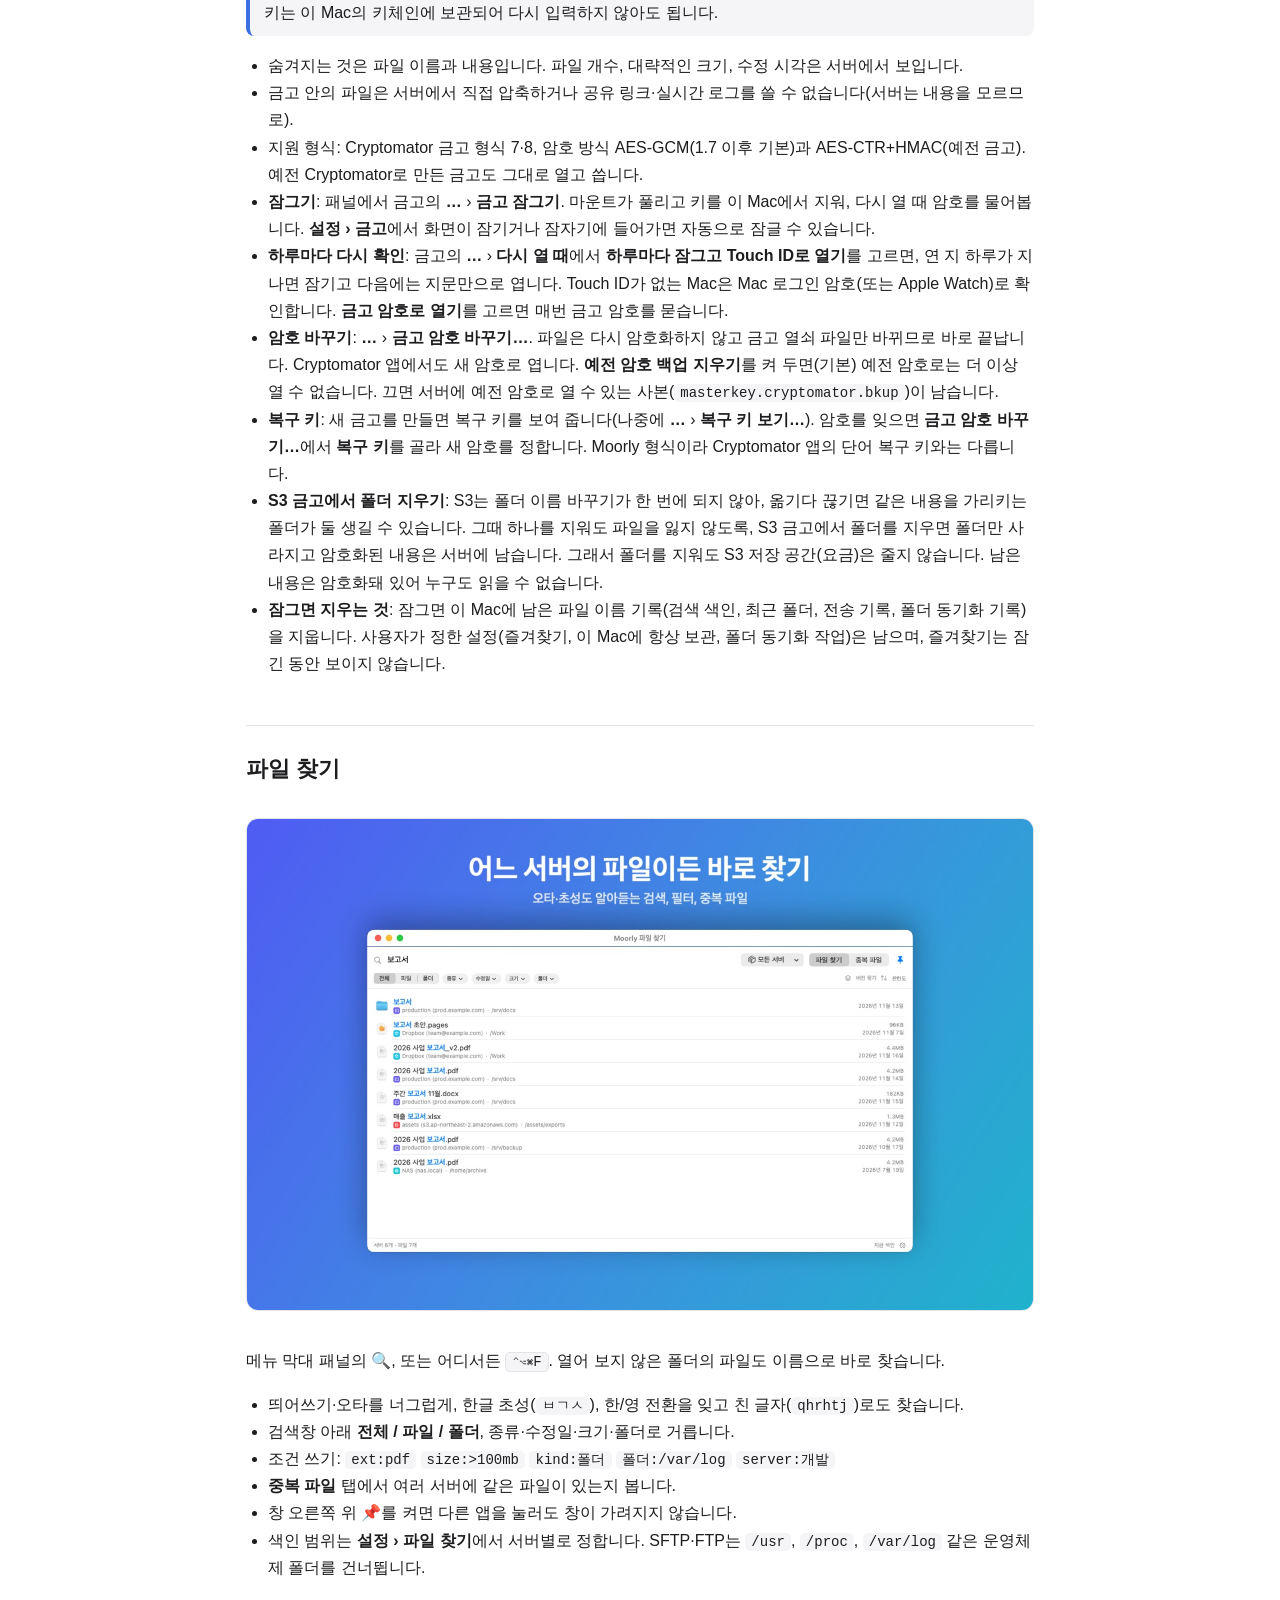
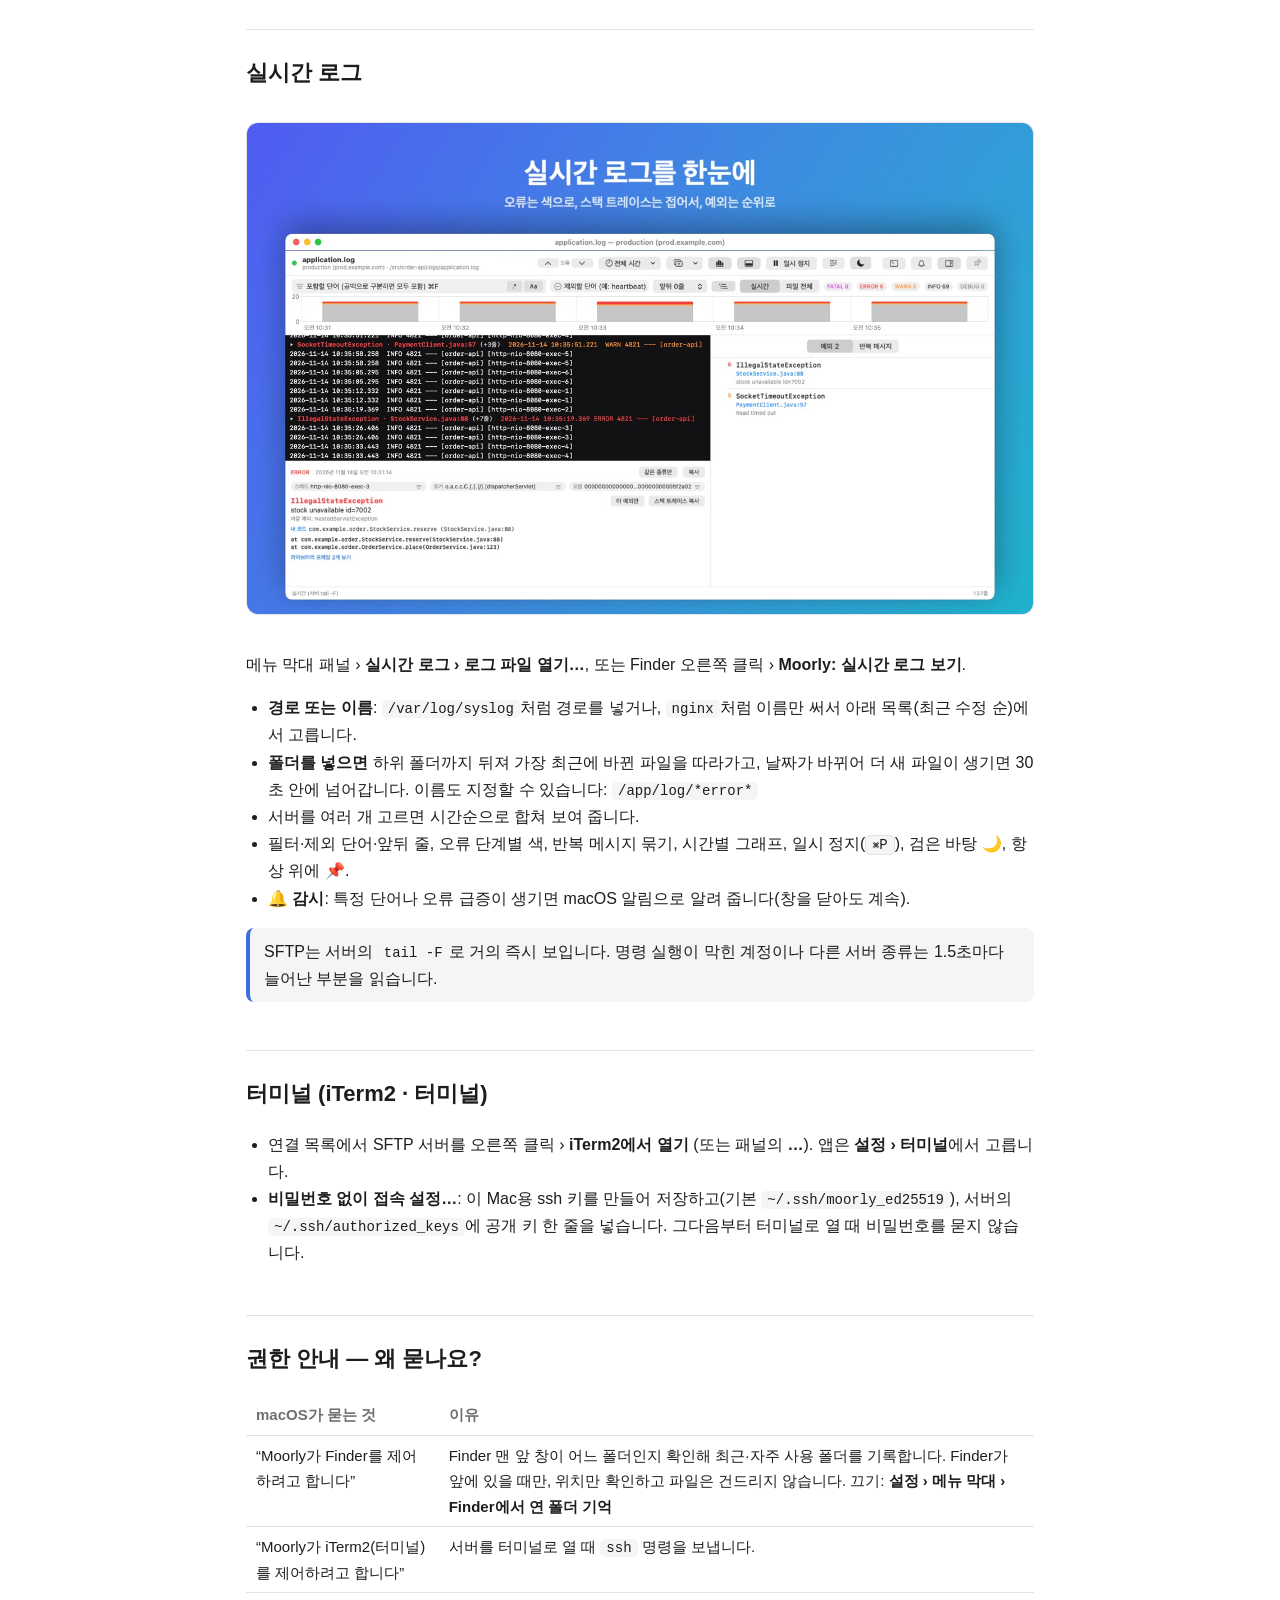
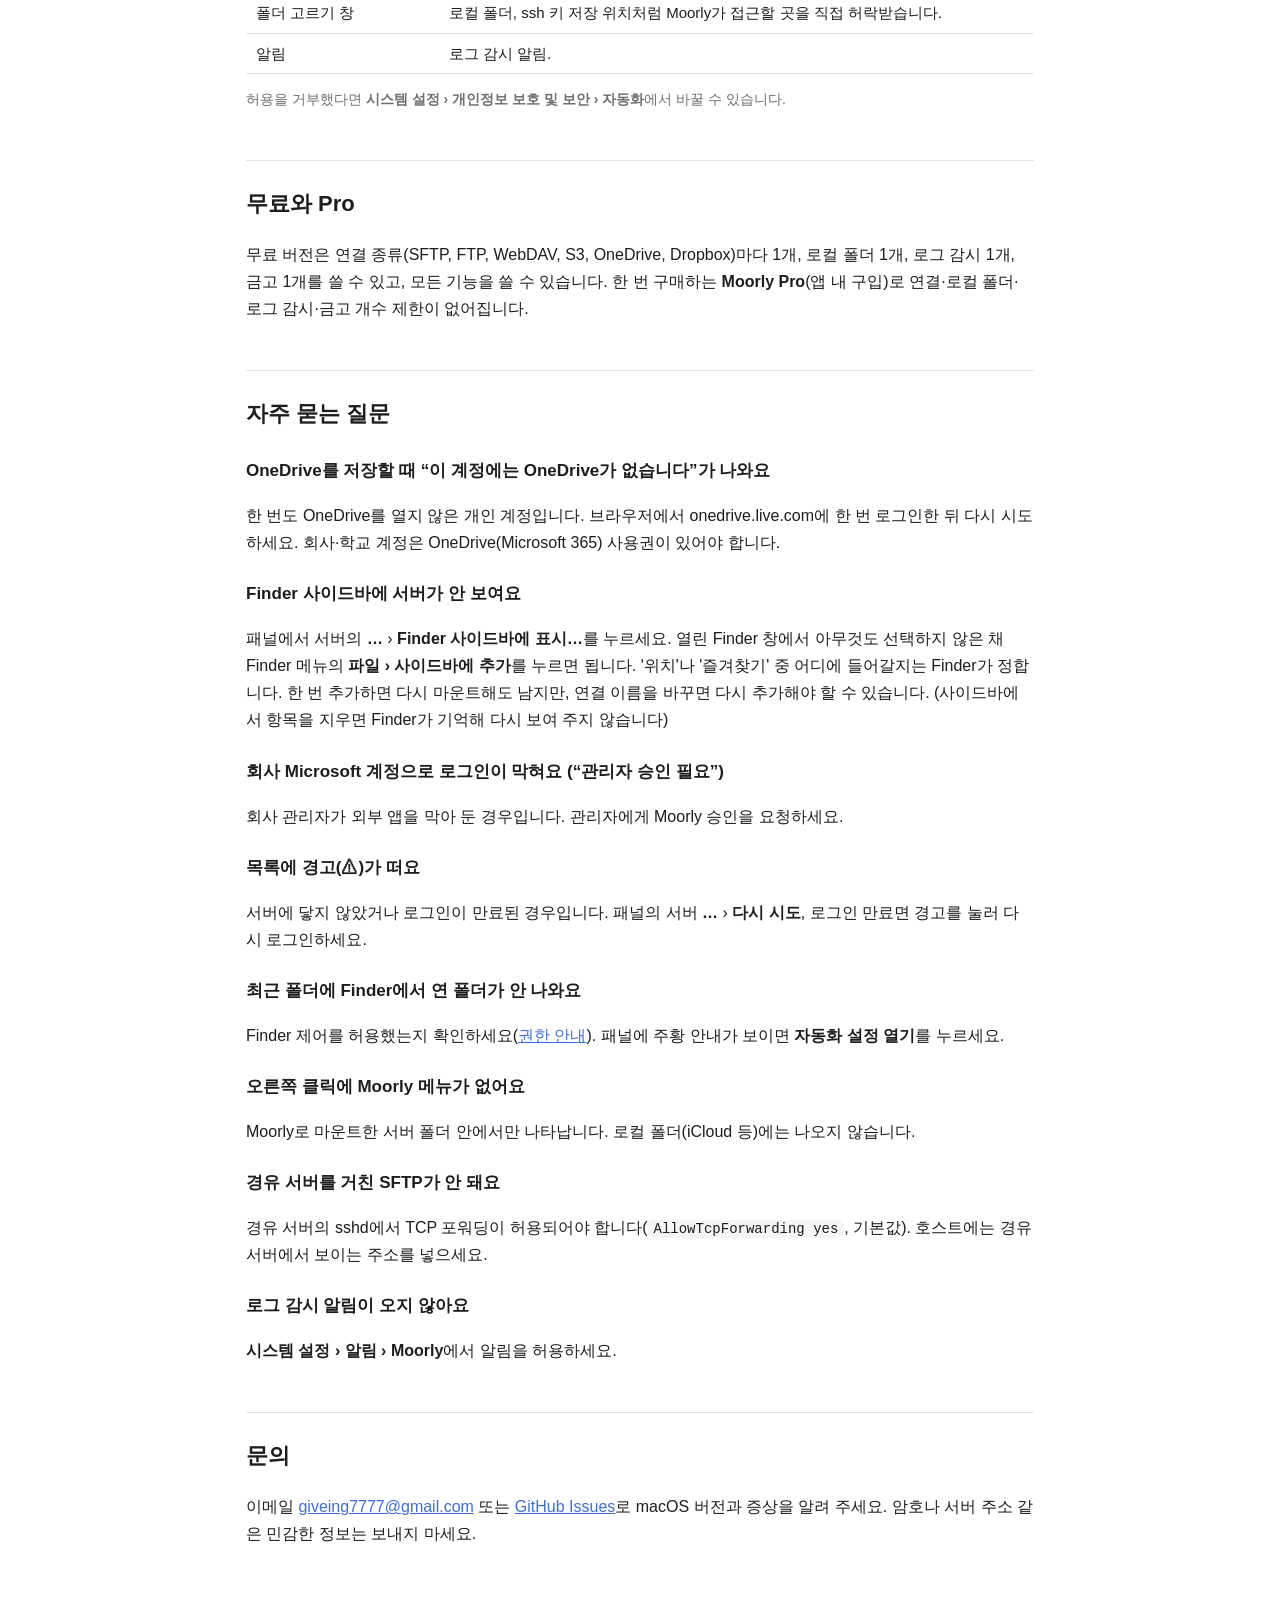
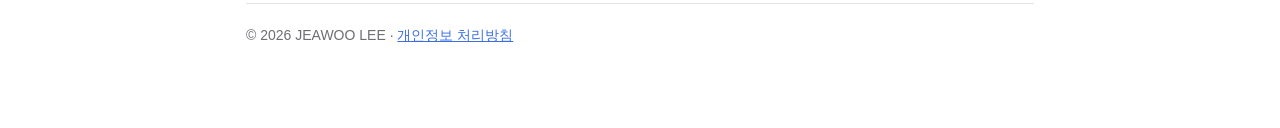
<file: ko/index.html>
<!doctype html>
<html lang="ko">
<head>
<meta charset="utf-8">
<meta name="viewport" content="width=device-width, initial-scale=1">
<title>Moorly 사용 설명서</title>
<meta name="description" content="Moorly 사용 설명서: 서버와 클라우드를 Finder에 연결하고, 파일 찾기·실시간 로그·로컬 폴더를 쓰는 방법">
<link rel="stylesheet" href="../guide.css">
</head>
<body>
<div class="wrap">
<header class="top"><img src="../icon.png" alt=""><div><h1>Moorly 사용 설명서</h1><div class="muted">서버와 클라우드를 Finder에서 바로 · macOS 14 이상</div></div></header>
<nav class="lang" style="margin-top:14px"><a href="../en/">English</a><a href="../ja/">日本語</a><a href="../de/">Deutsch</a><a href="../fr/">Français</a><a href="../es/">Español</a><a href="../pt-BR/">Português</a><a href="../zh-Hant/">繁體中文</a><a href="../privacy.html#ko">개인정보 처리방침</a><a href="#contact">문의</a></nav>

<nav class="toc">
<a href="#start">시작하기</a><a href="#panel">메뉴 막대 패널</a><a href="#drop">파일 끌어다 올리기</a><a href="#local">로컬 폴더</a>
<a href="#context">Finder 오른쪽 클릭</a><a href="#vault">금고</a><a href="#search">파일 찾기</a><a href="#logs">실시간 로그</a><a href="#terminal">터미널</a>
<a href="#permissions">권한 안내</a><a href="#pro">무료와 Pro</a><a href="#faq">자주 묻는 질문</a><a href="#contact">문의</a>
</nav>

<p>Moorly는 SFTP·FTP·WebDAV·S3 서버와 OneDrive·Dropbox를 Finder 사이드바에 붙여, 내 Mac의 폴더처럼 열고 저장하게 해 줍니다.
iCloud Drive나 Google Drive 앱 폴더 같은 이 Mac의 폴더도 함께 다룰 수 있습니다.</p>

<h2 id="start">시작하기</h2>
<img class="shot" src="../img/ko-1-connections.jpg" alt="연결 목록과 서비스 선택 화면">
<ol>
<li>메뉴 막대의 Moorly 아이콘을 누르고 <b>연결 관리</b>를 엽니다.</li>
<li><b>+</b>(<kbd>⌘N</kbd>)를 누르고 연결할 서비스를 고릅니다.</li>
<li><b>서버(SFTP·FTP·WebDAV·S3)</b>: 주소, 사용자 이름, 암호나 키를 입력하고 <b>연결 테스트 후 저장</b>을 누릅니다.<br>
<b>클라우드(OneDrive·Dropbox)</b>: <b>계정으로 로그인…</b>을 누르면 브라우저에서 로그인 페이지가 열립니다. 로그인과 권한 허용을 마치고 브라우저가 “Moorly 열기”를 물으면 <b>열기</b>를 누른 뒤, 이름을 확인하고 <b>저장</b>을 누릅니다.</li>
<li>목록에서 <b>마운트</b>를 누르면 Finder 사이드바의 <b>위치</b>에 나타납니다.</li>
</ol>
<div class="tip edit-conn"><b>서버 설정 바꾸기</b>: 메뉴 막대 패널에서 서버의 <b>⋯ › 연결 편집…</b>을 누릅니다. 연결 관리 창에서는 서버를 고르고 아래 <b>✏️</b> 버튼(⌘E)을 누르거나 오른쪽 클릭 › <b>편집…</b>을 누릅니다. 연결 관리 창의 서버 줄마다 있는 <b>변경</b> 버튼으로도 열 수 있고, 여기서 <b>Finder에 보일 이름</b>도 바꿀 수 있습니다 (앞에 붙는 ‘Moorly-’는 macOS가 붙이는 것이라 바꿀 수 없습니다).</div>
<div class="tip import-other"><b>다른 앱에서 옮겨 오기</b>: 연결 관리의 <b>⋯ › 다른 앱에서 가져오기</b>에서 FileZilla, Cyberduck·Mountain Duck, Transmit, <code>~/.ssh/config</code>의 서버 목록을 한꺼번에 가져옵니다. SFTP 서버는 처음 마운트할 때 서버를 확인합니다.</div>
<div class="tip icloud-sync"><b>여러 Mac에서 같이 쓰기</b>: <b>설정 › iCloud</b>를 켜면 같은 Apple 계정의 다른 Mac에 서버 목록이 그대로 나타납니다. 비밀번호까지 보내려면 <b>암호와 로그인 정보도 동기화</b>를 켜세요. 마운트는 Mac마다 따로 합니다.</div>
<div class="tip">파일은 열 때 내려받고, 저장하면 서버로 올라갑니다. 암호와 로그인 토큰은 macOS 키체인에만 저장됩니다.</div>
<h3>SFTP 팁</h3>
<ul>
<li><b>~/.ssh/config에서 가져오기</b>로 이미 쓰던 서버 설정을 불러올 수 있습니다.</li>
<li>경유 서버(점프 호스트)를 거쳐야 하면 <b>고급 설정 › 경유 서버</b>에 입력합니다.</li>
<li>서버 루트(<code>/</code>)를 마운트하면 <code>/proc</code>, <code>/sys</code>는 보이지 않습니다(계속 바뀌는 가상 폴더라서).</li>
</ul>

<h2 id="panel">메뉴 막대 패널</h2>
<p>메뉴 막대의 Moorly 아이콘을 누르면 패널이 열립니다. (오른쪽 클릭이나 <kbd>⌥</kbd>클릭은 빠른 메뉴: 연결 관리·파일 찾기·전송 및 동기화·실시간 로그·설정·설명서·종료)</p>
<ul>
<li><b>서버 목록</b>: 아이콘의 점 색깔 — 초록 마운트됨, 주황 문제 있음, 회색 마운트 안 됨. 줄을 누르면 마지막으로 보던 폴더가 열립니다. <b>…</b>에서 마운트 해제, 새로고침, 용량 분석, 터미널 열기 등.</li>
<li><b>폴더</b>: 서버별로 <b>★ 즐겨찾기 · 🔥 자주 사용 · 🕘 최근</b> 폴더. 폴더에 마우스를 올리면 ☆로 즐겨찾기에 넣거나 뺄 수 있습니다.</li>
<li><b>자주 사용</b>은 최근 30일 동안 두 번 이상 연 폴더를 많이 연 순서로 보여 줍니다. 개수는 <b>설정 › 메뉴 막대</b>에서 서버별로 정할 수 있습니다.</li>
<li>Moorly가 연 폴더는 Finder의 ◀(뒤로)나 <kbd>⌘↑</kbd>로 상위 폴더에 갈 수 있습니다.</li>
<li class="li-transfers"><b>전송</b>: 패널 위의 ⇅ 버튼(또는 오른쪽 클릭 메뉴의 <b>전송…</b>)으로 업로드·다운로드 목록을 봅니다. 진행률, 실패 이유와 <b>다시 시도</b>, 서버별 <b>일시 정지</b>가 있습니다. 완료 기록은 <b>설정 › 일반 › 완료 기록 보관 기간</b>에서 정한 기간(기본 1일)이 지나면 사라지고, 실패한 전송은 7일까지 남습니다.</li>
<li class="li-foldersync"><b>폴더 동기화</b>: 서버의 <b>…</b> 메뉴나 오른쪽 클릭 메뉴의 <b>폴더 동기화…</b>에서 Mac 폴더와 서버 폴더를 비교해 바뀐 파일만 올리거나 내려받습니다. <b>비교</b>로 먼저 확인하고, 받는 쪽에서 따로 바뀐 파일은 덮어쓰지 않고 충돌로 알려 줍니다. Finder에서 마운트한 폴더를 오른쪽 클릭 › <b>Moorly: 이 폴더 동기화…</b>를 고르면 서버와 서버 폴더가 채워진 채로 열리고, Mac 폴더만 고르면 됩니다. 패널 아래의 <b>동기화</b> 버튼으로도 열 수 있습니다.</li>
</ul>

<h3 id="groups">서버가 많을 때: 트리·탭</h3>
<p><b>설정 › 메뉴 막대 › 서버 보기</b>에서 <b>목록 · 트리 · 탭</b>을 고를 수 있습니다.</p>
<ul>
<li><b>그룹</b>: 연결 편집 창의 <b>그룹</b> 칸이나 서버의 <b>…</b> › <b>그룹</b>에서 정합니다(예: 운영, 개발). 그룹이 없는 서버는 <b>서버</b>(SFTP·FTP·WebDAV)와 <b>클라우드</b>(S3·OneDrive·Dropbox)로 자동으로 묶이고, 로컬 폴더는 따로 묶입니다.</li>
<li><b>트리</b>: 그룹과 서버를 ▸로 접고 펼칩니다. 서버를 펼치면 그 서버의 즐겨찾기·자주 사용·최근 폴더가 바로 아래에 나옵니다. 접은 상태는 기억합니다.</li>
<li><b>탭</b>: 위의 탭(전체, 그룹들)을 눌러 그 그룹의 서버와 폴더만 봅니다.</li>
<li>서버와 로컬 폴더가 9개 이상이면 위에 <b>서버 이름으로 거르기</b> 칸이 나옵니다. 목록이 화면보다 길면 패널 안에서 스크롤됩니다.</li>
</ul>

<h2 id="drop">파일 끌어다 올리기</h2>
<p>Finder에서 파일을 집어 들면 메뉴 막대 아이콘 아래에 작은 <b>“Moorly로 업로드”</b> 영역이 나타납니다. 파일을 그 위로 가져가면 서버별 폴더 목록이 펼쳐집니다.</p>
<ul>
<li><b>폴더에 놓기</b>: 그 폴더로 바로 올립니다. 같은 이름이 있으면 덮어쓰지 않고 “이름 2”처럼 바꿉니다.</li>
<li><b>서버 제목에 놓기</b>: 올릴 위치를 고르는 창이 열립니다.</li>
<li>처음부터 목록 전체를 보려면 <b>설정 › 메뉴 막대 › 드롭 패널 › 모양</b>을 바꿉니다.</li>
</ul>

<h2 id="local">로컬 폴더 (iCloud Drive · Google Drive · Box · 공유 폴더)</h2>
<p>이미 이 Mac에 있는 폴더를 서버처럼 함께 다룹니다. 최근·자주 사용·즐겨찾기, 파일 끌어다 놓기, 파일 찾기에 모두 들어갑니다.</p>
<ol>
<li><b>설정 › 폴더 › 폴더 추가…</b>를 누릅니다.</li>
<li>추가할 폴더를 고르고 <b>이 폴더 추가</b>를 누릅니다. (macOS 보안 때문에 폴더를 한 번 골라야 합니다)</li>
</ol>
<table>
<tr><th>넣고 싶은 것</th><th>고를 폴더</th></tr>
<tr><td>iCloud Drive</td><td><b>iCloud Drive 추가…</b> 버튼 (또는 <code>~/Library/Mobile Documents/com~apple~CloudDocs</code>)</td></tr>
<tr><td>Google Drive</td><td>Google Drive 앱을 설치한 뒤 <code>~/Library/CloudStorage/GoogleDrive-계정</code></td></tr>
<tr><td>Box · pCloud · MEGA</td><td>각 앱을 설치한 뒤 그 앱이 만든 폴더 (대개 <code>~/Library/CloudStorage</code> 안)</td></tr>
<tr><td>회사 공유 폴더(SMB)</td><td>Finder에서 <b>이동 › 서버에 연결</b>로 연결한 뒤 <code>/Volumes/공유이름</code></td></tr>
</table>
<div class="tip">Google Drive는 Google Drive 앱의 폴더를 쓰므로 Moorly에서 따로 로그인할 필요가 없습니다. 아직 내려받지 않은 파일도 이름으로 검색됩니다.</div>

<h2 id="context">Finder 오른쪽 클릭 메뉴</h2>
<p>마운트한 서버 폴더 안에서 파일이나 폴더를 오른쪽 클릭하면 <b>Moorly:</b> 항목이 나타납니다.</p>
<table>
<tr><th>메뉴</th><th>대상</th><th>하는 일</th></tr>
<tr><td>실시간 로그 보기</td><td>파일 1개</td><td>서버의 로그를 <code>tail -F</code>처럼 실시간으로</td></tr>
<tr><td>같은 파일 찾기</td><td>파일 1개</td><td>여러 서버에서 내용이 같은 파일 찾기</td></tr>
<tr><td>터미널에서 열기</td><td>항목 1개</td><td>그 폴더로 들어간 ssh 세션 (SFTP)</td></tr>
<tr><td>용량 분석</td><td>폴더 1개</td><td>어떤 폴더·파일이 공간을 차지하는지</td></tr>
<tr><td>즐겨찾기에 추가</td><td>폴더 1개</td><td>메뉴 막대 패널의 ★에 추가</td></tr>
<tr><td>공유 링크 복사</td><td>항목 1개</td><td>S3·OneDrive·Dropbox의 공유 링크</td></tr>
<tr><td>서버에서 tar.gz/zip으로 압축, 압축 풀기, 복제</td><td>1개 이상</td><td>내려받지 않고 서버 안에서 바로 (SFTP)</td></tr>
<tr class="action-keep"><td>이 Mac에 항상 보관 / 보관 해제</td><td>1개 이상</td><td>미리 내려받아 두고 서버가 바뀌면 계속 받아 둡니다. 서버에 연결할 수 없어도 열 수 있습니다. 폴더를 고르면 안의 항목이 모두 따릅니다</td></tr>
</table>
<p class="muted">서버 종류에 따라 할 수 없는 작업이면 이유를 알려 줍니다.</p>

<h2 id="vault">Cryptomator 금고 (암호화 폴더)</h2>
<p>서버나 클라우드에 올리기 전에 이 Mac에서 파일을 암호화합니다. 서버에는 파일 이름과 내용을 알아볼 수 없는 형태로만 저장되므로 클라우드 업체, 서버 관리자, 계정을 훔친 사람도 내용을 볼 수 없습니다. 표준 Cryptomator 형식이라 Cryptomator 앱(Windows·iPhone·Android)으로도 같은 금고를 열 수 있습니다.</p>
<ol>
<li>패널에서 서버의 <b>…</b> › <b>Cryptomator 금고…</b>를 누릅니다. (또는 연결 관리 창의 <b>…</b> › <b>Cryptomator 금고 열기·만들기…</b>)</li>
<li><b>있는 금고 열기</b>: 금고 폴더(<code>vault.cryptomator</code>가 있는 폴더)와 암호를 넣습니다. <b>새 금고 만들기</b>: 만들 폴더와 8자 이상의 암호를 넣습니다.</li>
<li>금고가 별도 연결로 Finder에 나타납니다. 사이드바 이름 앞에 🔒가 붙고, 안의 폴더와 파일 아이콘에는 자물쇠 표시가 있어 다른 연결과 구분됩니다. 그 안에서는 보통 폴더처럼 열고 저장하면 됩니다.</li>
</ol>
<div class="tip"><b>암호를 잊으면 아무도(Moorly도) 파일을 되살릴 수 없습니다.</b> 암호를 다른 곳에 안전하게 적어 두세요. 금고 키는 이 Mac의 키체인에 보관되어 다시 입력하지 않아도 됩니다.</div>
<ul>
<li>숨겨지는 것은 파일 이름과 내용입니다. 파일 개수, 대략적인 크기, 수정 시각은 서버에서 보입니다.</li>
<li>금고 안의 파일은 서버에서 직접 압축하거나 공유 링크·실시간 로그를 쓸 수 없습니다(서버는 내용을 모르므로).</li>
<li>지원 형식: Cryptomator 금고 형식 7·8, 암호 방식 AES-GCM(1.7 이후 기본)과 AES-CTR+HMAC(예전 금고). 예전 Cryptomator로 만든 금고도 그대로 열고 씁니다.</li>
<li><b>잠그기</b>: 패널에서 금고의 <b>…</b> › <b>금고 잠그기</b>. 마운트가 풀리고 키를 이 Mac에서 지워, 다시 열 때 암호를 물어봅니다. <b>설정 › 금고</b>에서 화면이 잠기거나 잠자기에 들어가면 자동으로 잠글 수 있습니다.</li>
<li><b>하루마다 다시 확인</b>: 금고의 <b>…</b> › <b>다시 열 때</b>에서 <b>하루마다 잠그고 Touch ID로 열기</b>를 고르면, 연 지 하루가 지나면 잠기고 다음에는 지문만으로 엽니다. Touch ID가 없는 Mac은 Mac 로그인 암호(또는 Apple Watch)로 확인합니다. <b>금고 암호로 열기</b>를 고르면 매번 금고 암호를 묻습니다.</li>
<li><b>암호 바꾸기</b>: <b>…</b> › <b>금고 암호 바꾸기…</b>. 파일은 다시 암호화하지 않고 금고 열쇠 파일만 바뀌므로 바로 끝납니다. Cryptomator 앱에서도 새 암호로 엽니다. <b>예전 암호 백업 지우기</b>를 켜 두면(기본) 예전 암호로는 더 이상 열 수 없습니다. 끄면 서버에 예전 암호로 열 수 있는 사본(<code>masterkey.cryptomator.bkup</code>)이 남습니다.</li>
<li><b>복구 키</b>: 새 금고를 만들면 복구 키를 보여 줍니다(나중에 <b>…</b> › <b>복구 키 보기…</b>). 암호를 잊으면 <b>금고 암호 바꾸기…</b>에서 <b>복구 키</b>를 골라 새 암호를 정합니다. Moorly 형식이라 Cryptomator 앱의 단어 복구 키와는 다릅니다.</li>
<li class="vault-s3-note"><b>S3 금고에서 폴더 지우기</b>: S3는 폴더 이름 바꾸기가 한 번에 되지 않아, 옮기다 끊기면 같은 내용을 가리키는 폴더가 둘 생길 수 있습니다. 그때 하나를 지워도 파일을 잃지 않도록, S3 금고에서 폴더를 지우면 폴더만 사라지고 암호화된 내용은 서버에 남습니다. 그래서 폴더를 지워도 S3 저장 공간(요금)은 줄지 않습니다. 남은 내용은 암호화돼 있어 누구도 읽을 수 없습니다.</li>
<li><b>잠그면 지우는 것</b>: 잠그면 이 Mac에 남은 파일 이름 기록(검색 색인, 최근 폴더, 전송 기록, 폴더 동기화 기록)을 지웁니다. 사용자가 정한 설정(즐겨찾기, 이 Mac에 항상 보관, 폴더 동기화 작업)은 남으며, 즐겨찾기는 잠긴 동안 보이지 않습니다.</li>
</ul>

<h2 id="search">파일 찾기</h2>
<img class="shot" src="../img/ko-2-search.jpg" alt="파일 찾기 화면">
<p>메뉴 막대 패널의 🔍, 또는 어디서든 <kbd>⌃⌥⌘F</kbd>. 열어 보지 않은 폴더의 파일도 이름으로 바로 찾습니다.</p>
<ul>
<li>띄어쓰기·오타를 너그럽게, 한글 초성(<code>ㅂㄱㅅ</code>), 한/영 전환을 잊고 친 글자(<code>qhrhtj</code>)로도 찾습니다.</li>
<li>검색창 아래 <b>전체 / 파일 / 폴더</b>, 종류·수정일·크기·폴더로 거릅니다.</li>
<li>조건 쓰기: <code>ext:pdf</code> <code>size:&gt;100mb</code> <code>kind:폴더</code> <code>폴더:/var/log</code> <code>server:개발</code></li>
<li><b>중복 파일</b> 탭에서 여러 서버에 같은 파일이 있는지 봅니다.</li>
<li>창 오른쪽 위 📌를 켜면 다른 앱을 눌러도 창이 가려지지 않습니다.</li>
<li>색인 범위는 <b>설정 › 파일 찾기</b>에서 서버별로 정합니다. SFTP·FTP는 <code>/usr</code>, <code>/proc</code>, <code>/var/log</code> 같은 운영체제 폴더를 건너뜁니다.</li>
</ul>

<h2 id="logs">실시간 로그</h2>
<img class="shot" src="../img/ko-3-logs.jpg" alt="실시간 로그 화면">
<p>메뉴 막대 패널 › <b>실시간 로그 › 로그 파일 열기…</b>, 또는 Finder 오른쪽 클릭 › <b>Moorly: 실시간 로그 보기</b>.</p>
<ul>
<li><b>경로 또는 이름</b>: <code>/var/log/syslog</code>처럼 경로를 넣거나, <code>nginx</code>처럼 이름만 써서 아래 목록(최근 수정 순)에서 고릅니다.</li>
<li><b>폴더를 넣으면</b> 하위 폴더까지 뒤져 가장 최근에 바뀐 파일을 따라가고, 날짜가 바뀌어 더 새 파일이 생기면 30초 안에 넘어갑니다. 이름도 지정할 수 있습니다: <code>/app/log/*error*</code></li>
<li>서버를 여러 개 고르면 시간순으로 합쳐 보여 줍니다.</li>
<li>필터·제외 단어·앞뒤 줄, 오류 단계별 색, 반복 메시지 묶기, 시간별 그래프, 일시 정지(<kbd>⌘P</kbd>), 검은 바탕 🌙, 항상 위에 📌.</li>
<li>🔔 <b>감시</b>: 특정 단어나 오류 급증이 생기면 macOS 알림으로 알려 줍니다(창을 닫아도 계속).</li>
</ul>
<div class="tip">SFTP는 서버의 <code>tail -F</code>로 거의 즉시 보입니다. 명령 실행이 막힌 계정이나 다른 서버 종류는 1.5초마다 늘어난 부분을 읽습니다.</div>

<h2 id="terminal">터미널 (iTerm2 · 터미널)</h2>
<ul>
<li>연결 목록에서 SFTP 서버를 오른쪽 클릭 › <b>iTerm2에서 열기</b> (또는 패널의 <b>…</b>). 앱은 <b>설정 › 터미널</b>에서 고릅니다.</li>
<li><b>비밀번호 없이 접속 설정…</b>: 이 Mac용 ssh 키를 만들어 저장하고(기본 <code>~/.ssh/moorly_ed25519</code>), 서버의 <code>~/.ssh/authorized_keys</code>에 공개 키 한 줄을 넣습니다. 그다음부터 터미널로 열 때 비밀번호를 묻지 않습니다.</li>
</ul>

<h2 id="permissions">권한 안내 — 왜 묻나요?</h2>
<table>
<tr><th>macOS가 묻는 것</th><th>이유</th></tr>
<tr><td>“Moorly가 Finder를 제어하려고 합니다”</td><td>Finder 맨 앞 창이 어느 폴더인지 확인해 최근·자주 사용 폴더를 기록합니다. Finder가 앞에 있을 때만, 위치만 확인하고 파일은 건드리지 않습니다. 끄기: <b>설정 › 메뉴 막대 › Finder에서 연 폴더 기억</b></td></tr>
<tr><td>“Moorly가 iTerm2(터미널)를 제어하려고 합니다”</td><td>서버를 터미널로 열 때 <code>ssh</code> 명령을 보냅니다.</td></tr>
<tr><td>폴더 고르기 창</td><td>로컬 폴더, ssh 키 저장 위치처럼 Moorly가 접근할 곳을 직접 허락받습니다.</td></tr>
<tr><td>알림</td><td>로그 감시 알림.</td></tr>
</table>
<p class="muted">허용을 거부했다면 <b>시스템 설정 › 개인정보 보호 및 보안 › 자동화</b>에서 바꿀 수 있습니다.</p>

<h2 id="pro">무료와 Pro</h2>
<p>무료 버전은 연결 종류(SFTP, FTP, WebDAV, S3, OneDrive, Dropbox)마다 1개, 로컬 폴더 1개, 로그 감시 1개, 금고 1개를 쓸 수 있고, 모든 기능을 쓸 수 있습니다. 한 번 구매하는 <b>Moorly Pro</b>(앱 내 구입)로 연결·로컬 폴더·로그 감시·금고 개수 제한이 없어집니다.</p>

<h2 id="faq">자주 묻는 질문</h2>
<h3>OneDrive를 저장할 때 “이 계정에는 OneDrive가 없습니다”가 나와요</h3>
<p>한 번도 OneDrive를 열지 않은 개인 계정입니다. 브라우저에서 onedrive.live.com에 한 번 로그인한 뒤 다시 시도하세요. 회사·학교 계정은 OneDrive(Microsoft 365) 사용권이 있어야 합니다.</p>
<h3>Finder 사이드바에 서버가 안 보여요</h3>
<p>패널에서 서버의 <b>…</b> › <b>Finder 사이드바에 표시…</b>를 누르세요. 열린 Finder 창에서 아무것도 선택하지 않은 채 Finder 메뉴의 <b>파일 › 사이드바에 추가</b>를 누르면 됩니다. '위치'나 '즐겨찾기' 중 어디에 들어갈지는 Finder가 정합니다. 한 번 추가하면 다시 마운트해도 남지만, 연결 이름을 바꾸면 다시 추가해야 할 수 있습니다. (사이드바에서 항목을 지우면 Finder가 기억해 다시 보여 주지 않습니다)</p>
<h3>회사 Microsoft 계정으로 로그인이 막혀요 (“관리자 승인 필요”)</h3>
<p>회사 관리자가 외부 앱을 막아 둔 경우입니다. 관리자에게 Moorly 승인을 요청하세요.</p>
<h3>목록에 경고(⚠︎)가 떠요</h3>
<p>서버에 닿지 않았거나 로그인이 만료된 경우입니다. 패널의 서버 <b>…</b> › <b>다시 시도</b>, 로그인 만료면 경고를 눌러 다시 로그인하세요.</p>
<h3>최근 폴더에 Finder에서 연 폴더가 안 나와요</h3>
<p>Finder 제어를 허용했는지 확인하세요(<a href="#permissions">권한 안내</a>). 패널에 주황 안내가 보이면 <b>자동화 설정 열기</b>를 누르세요.</p>
<h3>오른쪽 클릭에 Moorly 메뉴가 없어요</h3>
<p>Moorly로 마운트한 서버 폴더 안에서만 나타납니다. 로컬 폴더(iCloud 등)에는 나오지 않습니다.</p>
<h3>경유 서버를 거친 SFTP가 안 돼요</h3>
<p>경유 서버의 sshd에서 TCP 포워딩이 허용되어야 합니다(<code>AllowTcpForwarding yes</code>, 기본값). 호스트에는 경유 서버에서 보이는 주소를 넣으세요.</p>
<h3>로그 감시 알림이 오지 않아요</h3>
<p><b>시스템 설정 › 알림 › Moorly</b>에서 알림을 허용하세요.</p>

<h2 id="contact">문의</h2>
<p>이메일 <a href="mailto:giveing7777@gmail.com">giveing7777@gmail.com</a> 또는 <a href="https://github.com/jwss-lee/moorly/issues">GitHub Issues</a>로 macOS 버전과 증상을 알려 주세요. 암호나 서버 주소 같은 민감한 정보는 보내지 마세요.</p>

<footer class="muted">© 2026 JEAWOO LEE · <a href="../privacy.html#ko">개인정보 처리방침</a></footer>
</div>
</body>
</html>
</file>
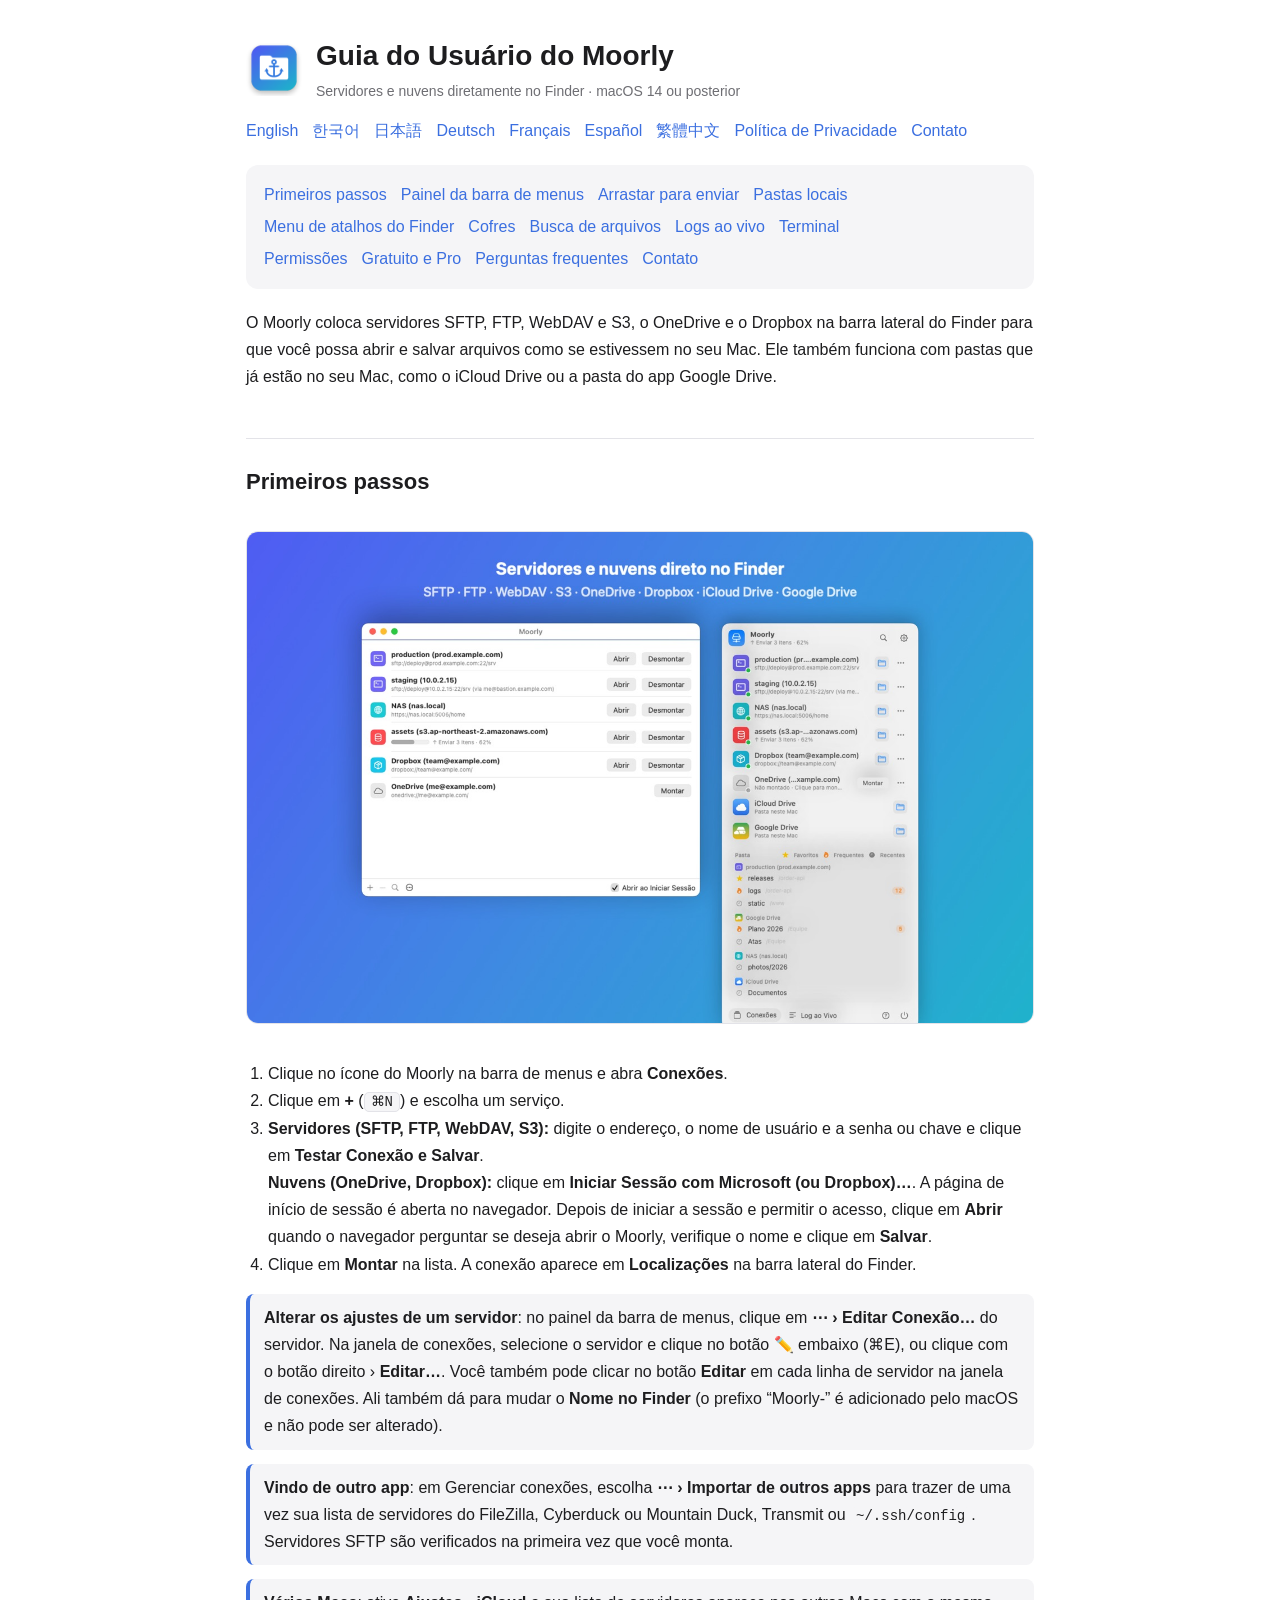
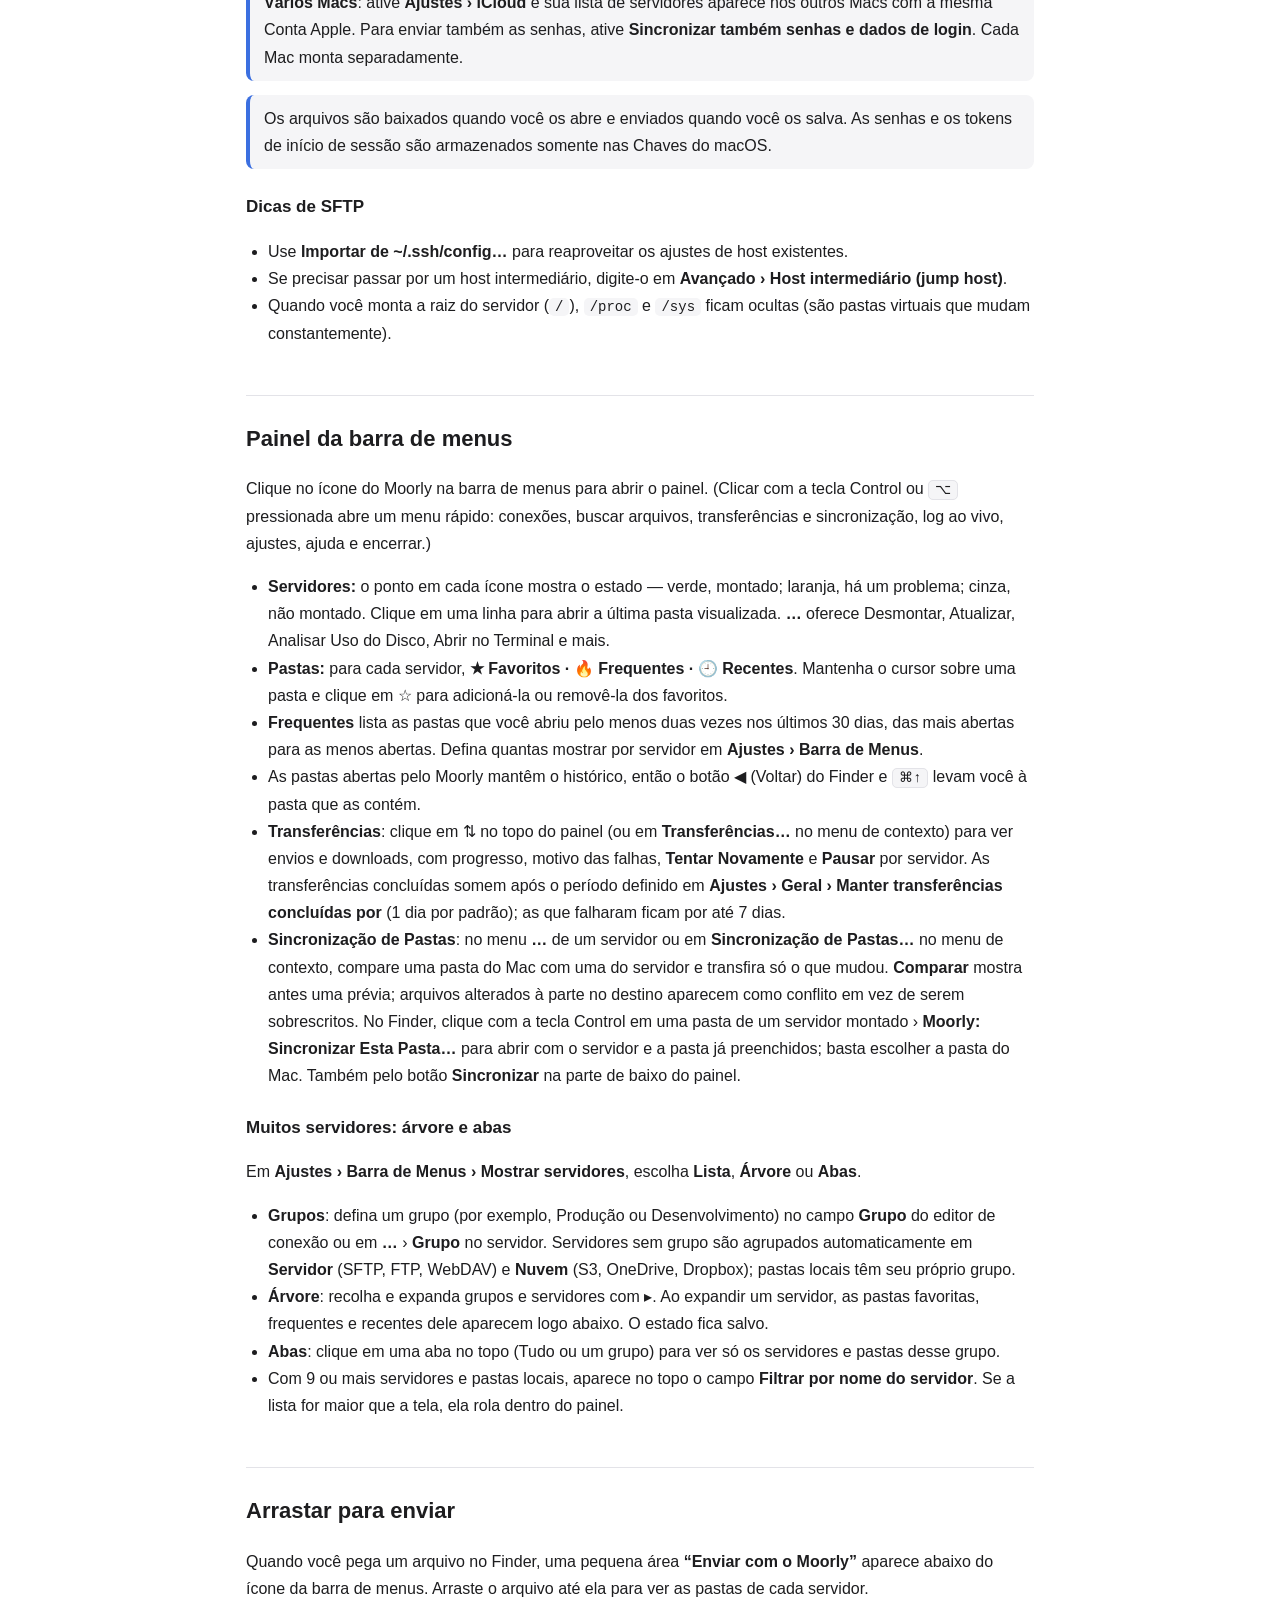
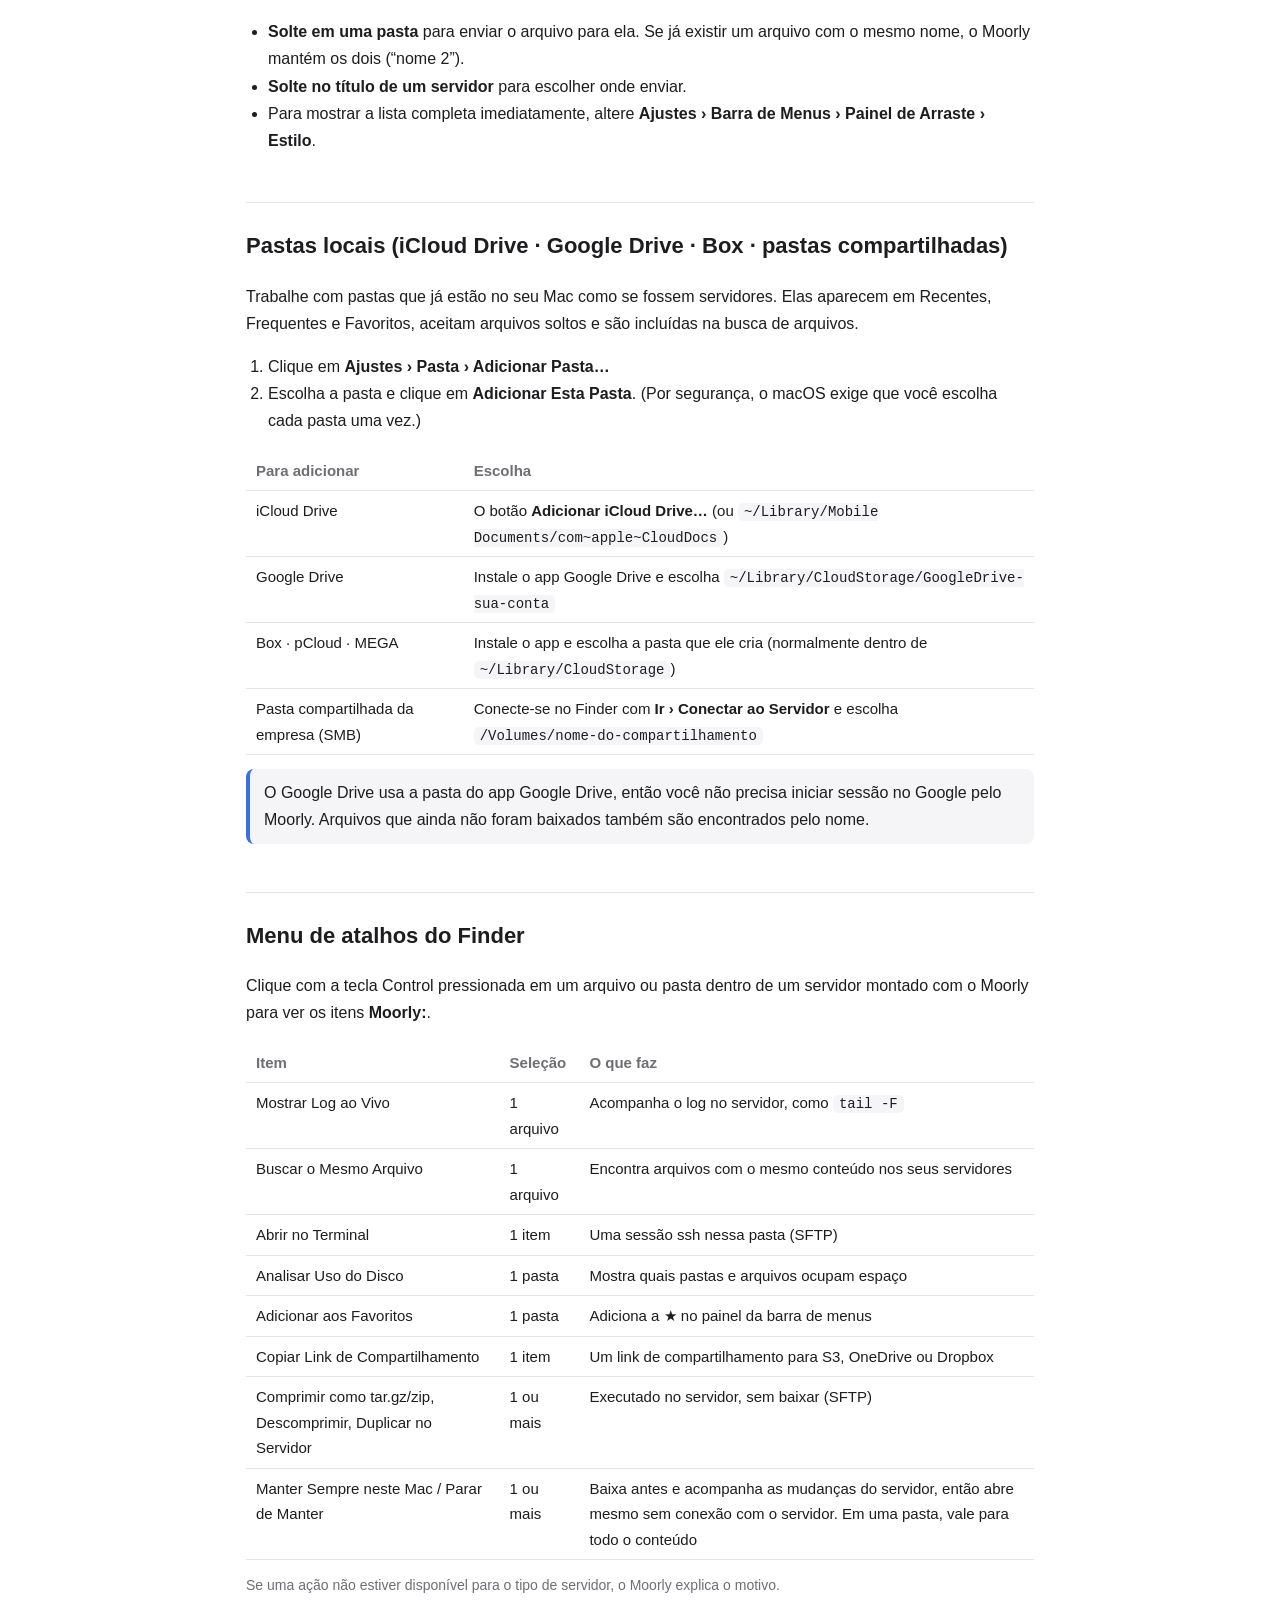
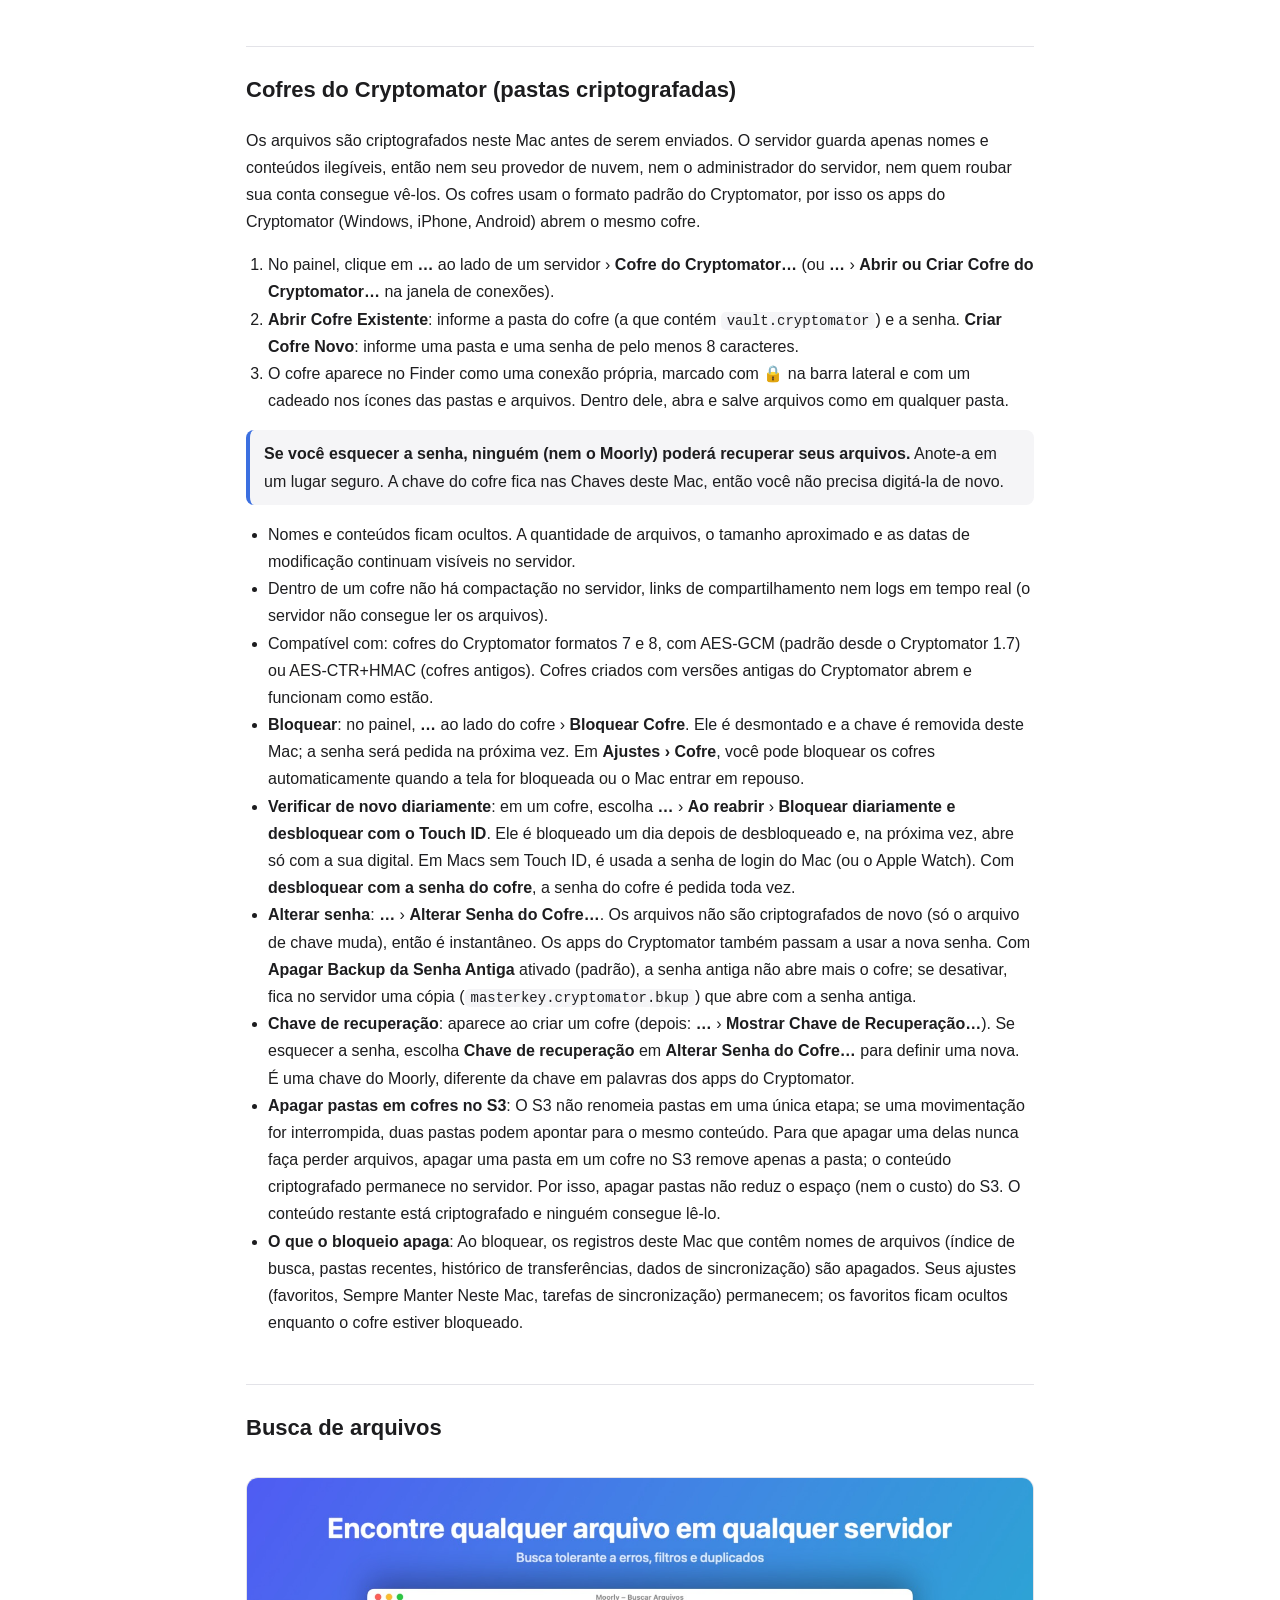
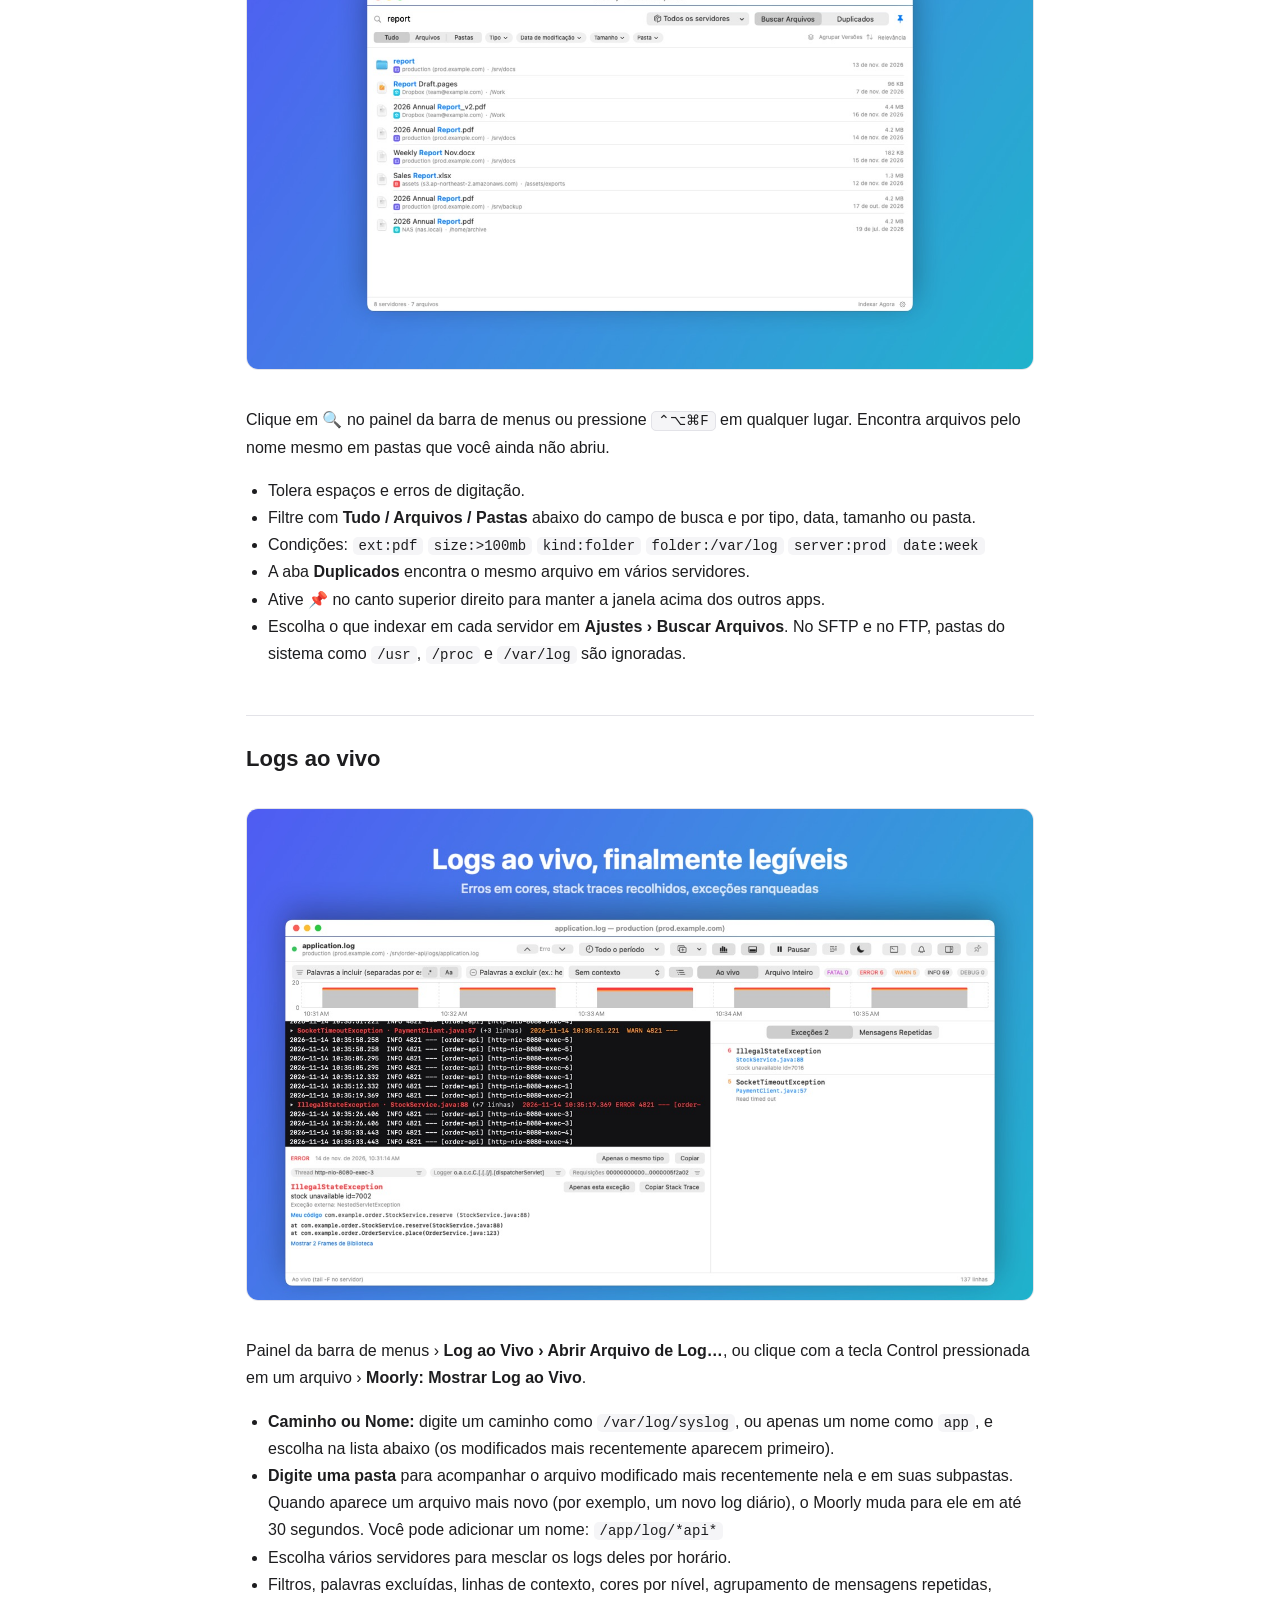
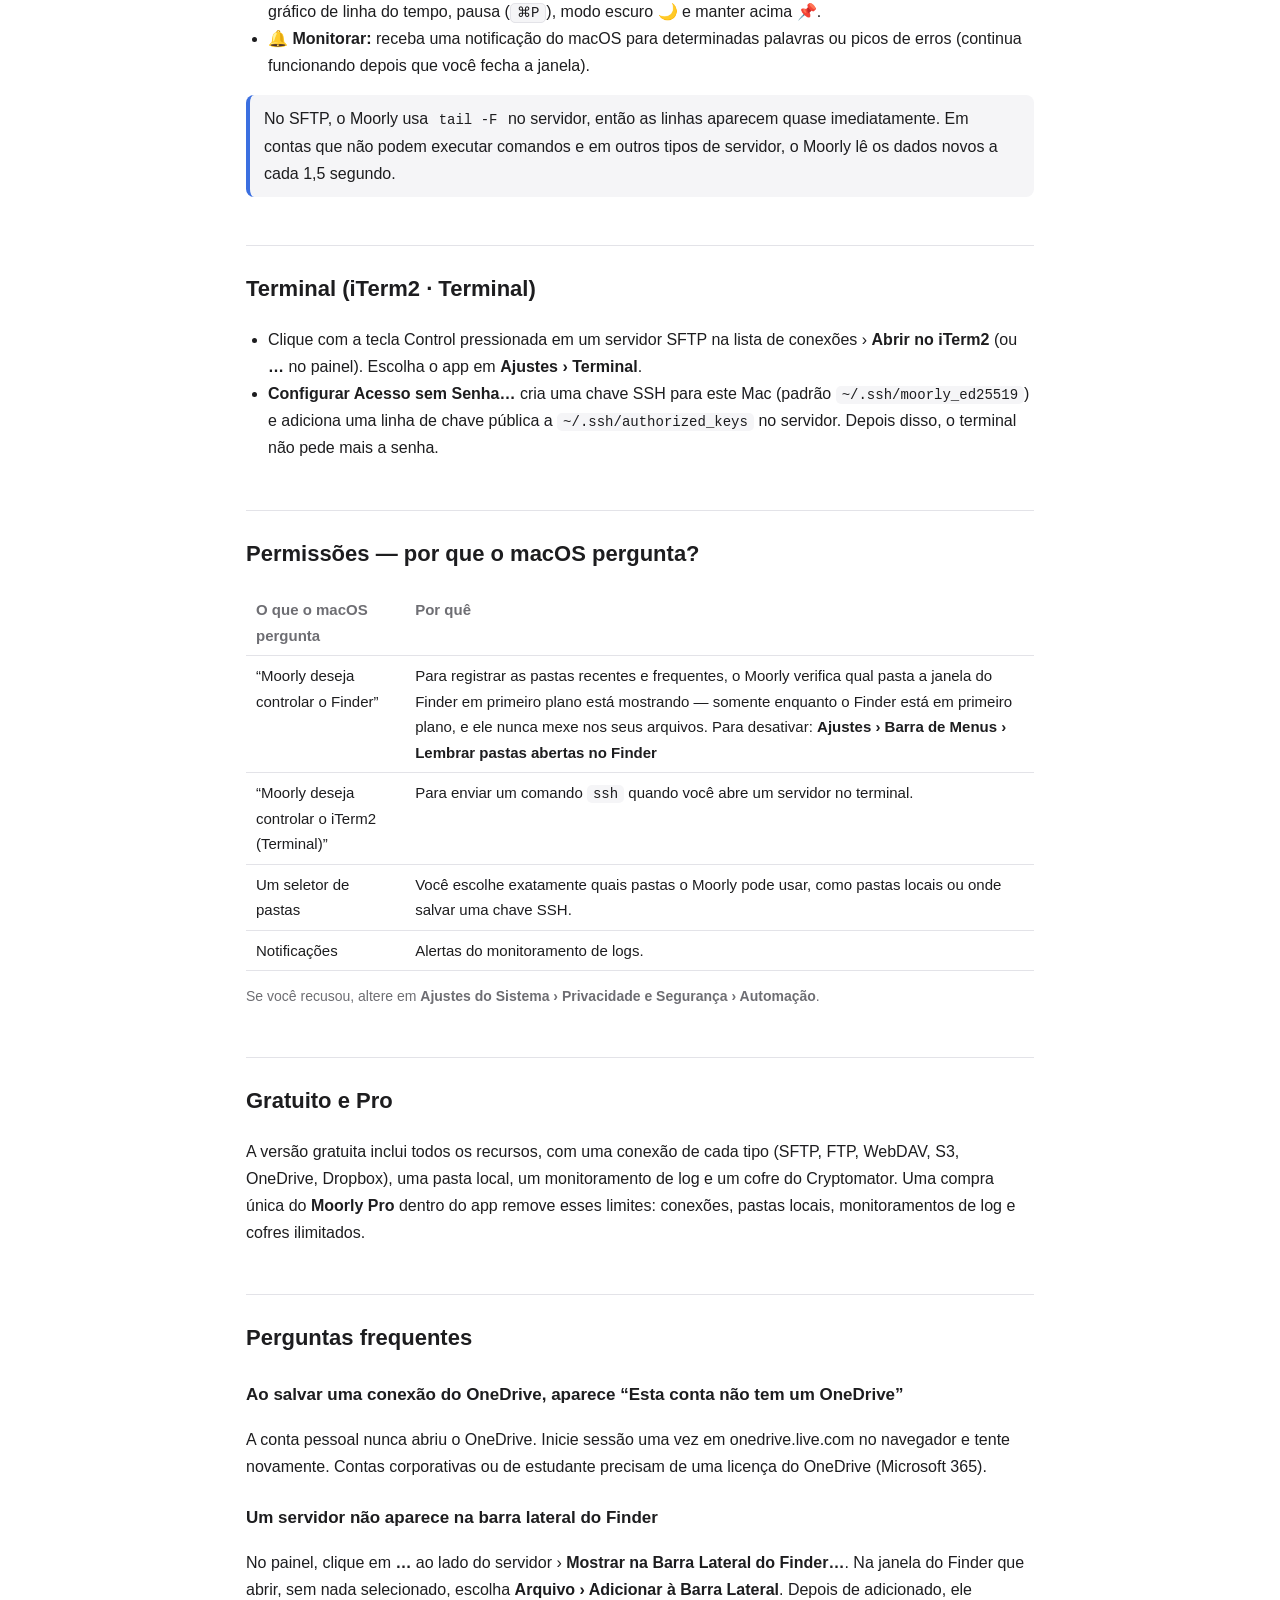
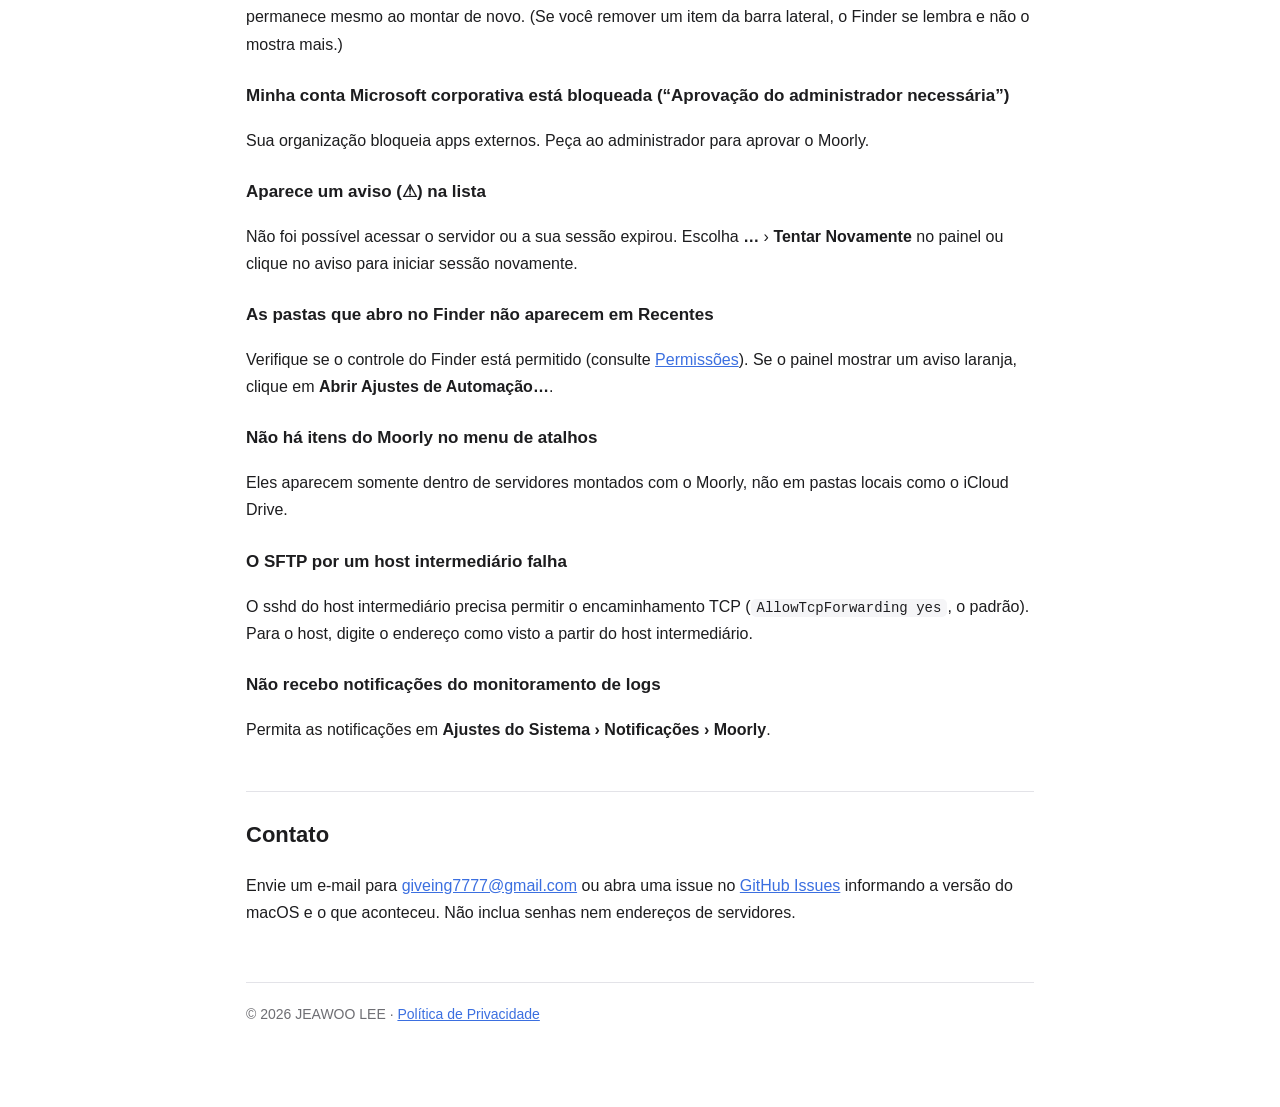
<file: pt-BR/index.html>
<!doctype html>
<html lang="pt-BR">
<head>
<meta charset="utf-8">
<meta name="viewport" content="width=device-width, initial-scale=1">
<title>Guia do Usuário do Moorly</title>
<meta name="description" content="Guia do Usuário do Moorly: conecte servidores e nuvens ao Finder e use a busca de arquivos, os logs ao vivo e as pastas locais">
<link rel="stylesheet" href="../guide.css">
</head>
<body>
<div class="wrap">
<header class="top"><img src="../icon.png" alt=""><div><h1>Guia do Usuário do Moorly</h1><div class="muted">Servidores e nuvens diretamente no Finder · macOS 14 ou posterior</div></div></header>
<nav class="lang" style="margin-top:14px"><a href="../en/">English</a><a href="../ko/">한국어</a><a href="../ja/">日本語</a><a href="../de/">Deutsch</a><a href="../fr/">Français</a><a href="../es/">Español</a><a href="../zh-Hant/">繁體中文</a><a href="../privacy.html#pt-BR">Política de Privacidade</a><a href="#contact">Contato</a></nav>

<nav class="toc">
<a href="#start">Primeiros passos</a><a href="#panel">Painel da barra de menus</a><a href="#drop">Arrastar para enviar</a><a href="#local">Pastas locais</a>
<a href="#context">Menu de atalhos do Finder</a><a href="#vault">Cofres</a><a href="#search">Busca de arquivos</a><a href="#logs">Logs ao vivo</a><a href="#terminal">Terminal</a>
<a href="#permissions">Permissões</a><a href="#pro">Gratuito e Pro</a><a href="#faq">Perguntas frequentes</a><a href="#contact">Contato</a>
</nav>

<p>O Moorly coloca servidores SFTP, FTP, WebDAV e S3, o OneDrive e o Dropbox na barra lateral do Finder para que você possa abrir e salvar arquivos como se estivessem no seu Mac.
Ele também funciona com pastas que já estão no seu Mac, como o iCloud Drive ou a pasta do app Google Drive.</p>

<h2 id="start">Primeiros passos</h2>
<img class="shot" src="../img/pt-BR-1-connections.jpg" alt="Lista de conexões e seletor de serviços">
<ol>
<li>Clique no ícone do Moorly na barra de menus e abra <b>Conexões</b>.</li>
<li>Clique em <b>+</b> (<kbd>⌘N</kbd>) e escolha um serviço.</li>
<li><b>Servidores (SFTP, FTP, WebDAV, S3):</b> digite o endereço, o nome de usuário e a senha ou chave e clique em <b>Testar Conexão e Salvar</b>.<br>
<b>Nuvens (OneDrive, Dropbox):</b> clique em <b>Iniciar Sessão com Microsoft (ou Dropbox)…</b>. A página de início de sessão é aberta no navegador. Depois de iniciar a sessão e permitir o acesso, clique em <b>Abrir</b> quando o navegador perguntar se deseja abrir o Moorly, verifique o nome e clique em <b>Salvar</b>.</li>
<li>Clique em <b>Montar</b> na lista. A conexão aparece em <b>Localizações</b> na barra lateral do Finder.</li>
</ol>
<div class="tip edit-conn"><b>Alterar os ajustes de um servidor</b>: no painel da barra de menus, clique em <b>⋯ › Editar Conexão…</b> do servidor. Na janela de conexões, selecione o servidor e clique no botão <b>✏️</b> embaixo (⌘E), ou clique com o botão direito › <b>Editar…</b>. Você também pode clicar no botão <b>Editar</b> em cada linha de servidor na janela de conexões. Ali também dá para mudar o <b>Nome no Finder</b> (o prefixo “Moorly-” é adicionado pelo macOS e não pode ser alterado).</div>
<div class="tip import-other"><b>Vindo de outro app</b>: em Gerenciar conexões, escolha <b>⋯ › Importar de outros apps</b> para trazer de uma vez sua lista de servidores do FileZilla, Cyberduck ou Mountain Duck, Transmit ou <code>~/.ssh/config</code>. Servidores SFTP são verificados na primeira vez que você monta.</div>
<div class="tip icloud-sync"><b>Vários Macs</b>: ative <b>Ajustes › iCloud</b> e sua lista de servidores aparece nos outros Macs com a mesma Conta Apple. Para enviar também as senhas, ative <b>Sincronizar também senhas e dados de login</b>. Cada Mac monta separadamente.</div>
<div class="tip">Os arquivos são baixados quando você os abre e enviados quando você os salva. As senhas e os tokens de início de sessão são armazenados somente nas Chaves do macOS.</div>
<h3>Dicas de SFTP</h3>
<ul>
<li>Use <b>Importar de ~/.ssh/config…</b> para reaproveitar os ajustes de host existentes.</li>
<li>Se precisar passar por um host intermediário, digite-o em <b>Avançado › Host intermediário (jump host)</b>.</li>
<li>Quando você monta a raiz do servidor (<code>/</code>), <code>/proc</code> e <code>/sys</code> ficam ocultas (são pastas virtuais que mudam constantemente).</li>
</ul>

<h2 id="panel">Painel da barra de menus</h2>
<p>Clique no ícone do Moorly na barra de menus para abrir o painel. (Clicar com a tecla Control ou <kbd>⌥</kbd> pressionada abre um menu rápido: conexões, buscar arquivos, transferências e sincronização, log ao vivo, ajustes, ajuda e encerrar.)</p>
<ul>
<li><b>Servidores:</b> o ponto em cada ícone mostra o estado — verde, montado; laranja, há um problema; cinza, não montado. Clique em uma linha para abrir a última pasta visualizada. <b>…</b> oferece Desmontar, Atualizar, Analisar Uso do Disco, Abrir no Terminal e mais.</li>
<li><b>Pastas:</b> para cada servidor, <b>★ Favoritos · 🔥 Frequentes · 🕘 Recentes</b>. Mantenha o cursor sobre uma pasta e clique em ☆ para adicioná-la ou removê-la dos favoritos.</li>
<li><b>Frequentes</b> lista as pastas que você abriu pelo menos duas vezes nos últimos 30 dias, das mais abertas para as menos abertas. Defina quantas mostrar por servidor em <b>Ajustes › Barra de Menus</b>.</li>
<li>As pastas abertas pelo Moorly mantêm o histórico, então o botão ◀ (Voltar) do Finder e <kbd>⌘↑</kbd> levam você à pasta que as contém.</li>
<li class="li-transfers"><b>Transferências</b>: clique em ⇅ no topo do painel (ou em <b>Transferências…</b> no menu de contexto) para ver envios e downloads, com progresso, motivo das falhas, <b>Tentar Novamente</b> e <b>Pausar</b> por servidor. As transferências concluídas somem após o período definido em <b>Ajustes › Geral › Manter transferências concluídas por</b> (1 dia por padrão); as que falharam ficam por até 7 dias.</li>
<li class="li-foldersync"><b>Sincronização de Pastas</b>: no menu <b>…</b> de um servidor ou em <b>Sincronização de Pastas…</b> no menu de contexto, compare uma pasta do Mac com uma do servidor e transfira só o que mudou. <b>Comparar</b> mostra antes uma prévia; arquivos alterados à parte no destino aparecem como conflito em vez de serem sobrescritos. No Finder, clique com a tecla Control em uma pasta de um servidor montado › <b>Moorly: Sincronizar Esta Pasta…</b> para abrir com o servidor e a pasta já preenchidos; basta escolher a pasta do Mac. Também pelo botão <b>Sincronizar</b> na parte de baixo do painel.</li>
</ul>

<h3 id="groups">Muitos servidores: árvore e abas</h3>
<p>Em <b>Ajustes › Barra de Menus › Mostrar servidores</b>, escolha <b>Lista</b>, <b>Árvore</b> ou <b>Abas</b>.</p>
<ul>
<li><b>Grupos</b>: defina um grupo (por exemplo, Produção ou Desenvolvimento) no campo <b>Grupo</b> do editor de conexão ou em <b>…</b> › <b>Grupo</b> no servidor. Servidores sem grupo são agrupados automaticamente em <b>Servidor</b> (SFTP, FTP, WebDAV) e <b>Nuvem</b> (S3, OneDrive, Dropbox); pastas locais têm seu próprio grupo.</li>
<li><b>Árvore</b>: recolha e expanda grupos e servidores com ▸. Ao expandir um servidor, as pastas favoritas, frequentes e recentes dele aparecem logo abaixo. O estado fica salvo.</li>
<li><b>Abas</b>: clique em uma aba no topo (Tudo ou um grupo) para ver só os servidores e pastas desse grupo.</li>
<li>Com 9 ou mais servidores e pastas locais, aparece no topo o campo <b>Filtrar por nome do servidor</b>. Se a lista for maior que a tela, ela rola dentro do painel.</li>
</ul>

<h2 id="drop">Arrastar para enviar</h2>
<p>Quando você pega um arquivo no Finder, uma pequena área <b>“Enviar com o Moorly”</b> aparece abaixo do ícone da barra de menus. Arraste o arquivo até ela para ver as pastas de cada servidor.</p>
<ul>
<li><b>Solte em uma pasta</b> para enviar o arquivo para ela. Se já existir um arquivo com o mesmo nome, o Moorly mantém os dois (“nome 2”).</li>
<li><b>Solte no título de um servidor</b> para escolher onde enviar.</li>
<li>Para mostrar a lista completa imediatamente, altere <b>Ajustes › Barra de Menus › Painel de Arraste › Estilo</b>.</li>
</ul>

<h2 id="local">Pastas locais (iCloud Drive · Google Drive · Box · pastas compartilhadas)</h2>
<p>Trabalhe com pastas que já estão no seu Mac como se fossem servidores. Elas aparecem em Recentes, Frequentes e Favoritos, aceitam arquivos soltos e são incluídas na busca de arquivos.</p>
<ol>
<li>Clique em <b>Ajustes › Pasta › Adicionar Pasta…</b></li>
<li>Escolha a pasta e clique em <b>Adicionar Esta Pasta</b>. (Por segurança, o macOS exige que você escolha cada pasta uma vez.)</li>
</ol>
<table>
<tr><th>Para adicionar</th><th>Escolha</th></tr>
<tr><td>iCloud Drive</td><td>O botão <b>Adicionar iCloud Drive…</b> (ou <code>~/Library/Mobile Documents/com~apple~CloudDocs</code>)</td></tr>
<tr><td>Google Drive</td><td>Instale o app Google Drive e escolha <code>~/Library/CloudStorage/GoogleDrive-sua-conta</code></td></tr>
<tr><td>Box · pCloud · MEGA</td><td>Instale o app e escolha a pasta que ele cria (normalmente dentro de <code>~/Library/CloudStorage</code>)</td></tr>
<tr><td>Pasta compartilhada da empresa (SMB)</td><td>Conecte-se no Finder com <b>Ir › Conectar ao Servidor</b> e escolha <code>/Volumes/nome-do-compartilhamento</code></td></tr>
</table>
<div class="tip">O Google Drive usa a pasta do app Google Drive, então você não precisa iniciar sessão no Google pelo Moorly. Arquivos que ainda não foram baixados também são encontrados pelo nome.</div>

<h2 id="context">Menu de atalhos do Finder</h2>
<p>Clique com a tecla Control pressionada em um arquivo ou pasta dentro de um servidor montado com o Moorly para ver os itens <b>Moorly:</b>.</p>
<table>
<tr><th>Item</th><th>Seleção</th><th>O que faz</th></tr>
<tr><td>Mostrar Log ao Vivo</td><td>1 arquivo</td><td>Acompanha o log no servidor, como <code>tail -F</code></td></tr>
<tr><td>Buscar o Mesmo Arquivo</td><td>1 arquivo</td><td>Encontra arquivos com o mesmo conteúdo nos seus servidores</td></tr>
<tr><td>Abrir no Terminal</td><td>1 item</td><td>Uma sessão ssh nessa pasta (SFTP)</td></tr>
<tr><td>Analisar Uso do Disco</td><td>1 pasta</td><td>Mostra quais pastas e arquivos ocupam espaço</td></tr>
<tr><td>Adicionar aos Favoritos</td><td>1 pasta</td><td>Adiciona a ★ no painel da barra de menus</td></tr>
<tr><td>Copiar Link de Compartilhamento</td><td>1 item</td><td>Um link de compartilhamento para S3, OneDrive ou Dropbox</td></tr>
<tr><td>Comprimir como tar.gz/zip, Descomprimir, Duplicar no Servidor</td><td>1 ou mais</td><td>Executado no servidor, sem baixar (SFTP)</td></tr>
<tr class="action-keep"><td>Manter Sempre neste Mac / Parar de Manter</td><td>1 ou mais</td><td>Baixa antes e acompanha as mudanças do servidor, então abre mesmo sem conexão com o servidor. Em uma pasta, vale para todo o conteúdo</td></tr>
</table>
<p class="muted">Se uma ação não estiver disponível para o tipo de servidor, o Moorly explica o motivo.</p>

<h2 id="vault">Cofres do Cryptomator (pastas criptografadas)</h2>
<p>Os arquivos são criptografados neste Mac antes de serem enviados. O servidor guarda apenas nomes e conteúdos ilegíveis, então nem seu provedor de nuvem, nem o administrador do servidor, nem quem roubar sua conta consegue vê-los. Os cofres usam o formato padrão do Cryptomator, por isso os apps do Cryptomator (Windows, iPhone, Android) abrem o mesmo cofre.</p>
<ol>
<li>No painel, clique em <b>…</b> ao lado de um servidor › <b>Cofre do Cryptomator…</b> (ou <b>…</b> › <b>Abrir ou Criar Cofre do Cryptomator…</b> na janela de conexões).</li>
<li><b>Abrir Cofre Existente</b>: informe a pasta do cofre (a que contém <code>vault.cryptomator</code>) e a senha. <b>Criar Cofre Novo</b>: informe uma pasta e uma senha de pelo menos 8 caracteres.</li>
<li>O cofre aparece no Finder como uma conexão própria, marcado com 🔒 na barra lateral e com um cadeado nos ícones das pastas e arquivos. Dentro dele, abra e salve arquivos como em qualquer pasta.</li>
</ol>
<div class="tip"><b>Se você esquecer a senha, ninguém (nem o Moorly) poderá recuperar seus arquivos.</b> Anote-a em um lugar seguro. A chave do cofre fica nas Chaves deste Mac, então você não precisa digitá-la de novo.</div>
<ul>
<li>Nomes e conteúdos ficam ocultos. A quantidade de arquivos, o tamanho aproximado e as datas de modificação continuam visíveis no servidor.</li>
<li>Dentro de um cofre não há compactação no servidor, links de compartilhamento nem logs em tempo real (o servidor não consegue ler os arquivos).</li>
<li>Compatível com: cofres do Cryptomator formatos 7 e 8, com AES-GCM (padrão desde o Cryptomator 1.7) ou AES-CTR+HMAC (cofres antigos). Cofres criados com versões antigas do Cryptomator abrem e funcionam como estão.</li>
<li><b>Bloquear</b>: no painel, <b>…</b> ao lado do cofre › <b>Bloquear Cofre</b>. Ele é desmontado e a chave é removida deste Mac; a senha será pedida na próxima vez. Em <b>Ajustes › Cofre</b>, você pode bloquear os cofres automaticamente quando a tela for bloqueada ou o Mac entrar em repouso.</li>
<li><b>Verificar de novo diariamente</b>: em um cofre, escolha <b>…</b> › <b>Ao reabrir</b> › <b>Bloquear diariamente e desbloquear com o Touch ID</b>. Ele é bloqueado um dia depois de desbloqueado e, na próxima vez, abre só com a sua digital. Em Macs sem Touch ID, é usada a senha de login do Mac (ou o Apple Watch). Com <b>desbloquear com a senha do cofre</b>, a senha do cofre é pedida toda vez.</li>
<li><b>Alterar senha</b>: <b>…</b> › <b>Alterar Senha do Cofre…</b>. Os arquivos não são criptografados de novo (só o arquivo de chave muda), então é instantâneo. Os apps do Cryptomator também passam a usar a nova senha. Com <b>Apagar Backup da Senha Antiga</b> ativado (padrão), a senha antiga não abre mais o cofre; se desativar, fica no servidor uma cópia (<code>masterkey.cryptomator.bkup</code>) que abre com a senha antiga.</li>
<li><b>Chave de recuperação</b>: aparece ao criar um cofre (depois: <b>…</b> › <b>Mostrar Chave de Recuperação…</b>). Se esquecer a senha, escolha <b>Chave de recuperação</b> em <b>Alterar Senha do Cofre…</b> para definir uma nova. É uma chave do Moorly, diferente da chave em palavras dos apps do Cryptomator.</li>
<li class="vault-s3-note"><b>Apagar pastas em cofres no S3</b>: O S3 não renomeia pastas em uma única etapa; se uma movimentação for interrompida, duas pastas podem apontar para o mesmo conteúdo. Para que apagar uma delas nunca faça perder arquivos, apagar uma pasta em um cofre no S3 remove apenas a pasta; o conteúdo criptografado permanece no servidor. Por isso, apagar pastas não reduz o espaço (nem o custo) do S3. O conteúdo restante está criptografado e ninguém consegue lê-lo.</li>
<li><b>O que o bloqueio apaga</b>: Ao bloquear, os registros deste Mac que contêm nomes de arquivos (índice de busca, pastas recentes, histórico de transferências, dados de sincronização) são apagados. Seus ajustes (favoritos, Sempre Manter Neste Mac, tarefas de sincronização) permanecem; os favoritos ficam ocultos enquanto o cofre estiver bloqueado.</li>
</ul>

<h2 id="search">Busca de arquivos</h2>
<img class="shot" src="../img/pt-BR-2-search.jpg" alt="Janela de busca de arquivos">
<p>Clique em 🔍 no painel da barra de menus ou pressione <kbd>⌃⌥⌘F</kbd> em qualquer lugar. Encontra arquivos pelo nome mesmo em pastas que você ainda não abriu.</p>
<ul>
<li>Tolera espaços e erros de digitação.</li>
<li>Filtre com <b>Tudo / Arquivos / Pastas</b> abaixo do campo de busca e por tipo, data, tamanho ou pasta.</li>
<li>Condições: <code>ext:pdf</code> <code>size:&gt;100mb</code> <code>kind:folder</code> <code>folder:/var/log</code> <code>server:prod</code> <code>date:week</code></li>
<li>A aba <b>Duplicados</b> encontra o mesmo arquivo em vários servidores.</li>
<li>Ative 📌 no canto superior direito para manter a janela acima dos outros apps.</li>
<li>Escolha o que indexar em cada servidor em <b>Ajustes › Buscar Arquivos</b>. No SFTP e no FTP, pastas do sistema como <code>/usr</code>, <code>/proc</code> e <code>/var/log</code> são ignoradas.</li>
</ul>

<h2 id="logs">Logs ao vivo</h2>
<img class="shot" src="../img/pt-BR-3-logs.jpg" alt="Janela de log ao vivo">
<p>Painel da barra de menus › <b>Log ao Vivo › Abrir Arquivo de Log…</b>, ou clique com a tecla Control pressionada em um arquivo › <b>Moorly: Mostrar Log ao Vivo</b>.</p>
<ul>
<li><b>Caminho ou Nome:</b> digite um caminho como <code>/var/log/syslog</code>, ou apenas um nome como <code>app</code>, e escolha na lista abaixo (os modificados mais recentemente aparecem primeiro).</li>
<li><b>Digite uma pasta</b> para acompanhar o arquivo modificado mais recentemente nela e em suas subpastas. Quando aparece um arquivo mais novo (por exemplo, um novo log diário), o Moorly muda para ele em até 30 segundos. Você pode adicionar um nome: <code>/app/log/*api*</code></li>
<li>Escolha vários servidores para mesclar os logs deles por horário.</li>
<li>Filtros, palavras excluídas, linhas de contexto, cores por nível, agrupamento de mensagens repetidas, gráfico de linha do tempo, pausa (<kbd>⌘P</kbd>), modo escuro 🌙 e manter acima 📌.</li>
<li>🔔 <b>Monitorar:</b> receba uma notificação do macOS para determinadas palavras ou picos de erros (continua funcionando depois que você fecha a janela).</li>
</ul>
<div class="tip">No SFTP, o Moorly usa <code>tail -F</code> no servidor, então as linhas aparecem quase imediatamente. Em contas que não podem executar comandos e em outros tipos de servidor, o Moorly lê os dados novos a cada 1,5 segundo.</div>

<h2 id="terminal">Terminal (iTerm2 · Terminal)</h2>
<ul>
<li>Clique com a tecla Control pressionada em um servidor SFTP na lista de conexões › <b>Abrir no iTerm2</b> (ou <b>…</b> no painel). Escolha o app em <b>Ajustes › Terminal</b>.</li>
<li><b>Configurar Acesso sem Senha…</b> cria uma chave SSH para este Mac (padrão <code>~/.ssh/moorly_ed25519</code>) e adiciona uma linha de chave pública a <code>~/.ssh/authorized_keys</code> no servidor. Depois disso, o terminal não pede mais a senha.</li>
</ul>

<h2 id="permissions">Permissões — por que o macOS pergunta?</h2>
<table>
<tr><th>O que o macOS pergunta</th><th>Por quê</th></tr>
<tr><td>“Moorly deseja controlar o Finder”</td><td>Para registrar as pastas recentes e frequentes, o Moorly verifica qual pasta a janela do Finder em primeiro plano está mostrando — somente enquanto o Finder está em primeiro plano, e ele nunca mexe nos seus arquivos. Para desativar: <b>Ajustes › Barra de Menus › Lembrar pastas abertas no Finder</b></td></tr>
<tr><td>“Moorly deseja controlar o iTerm2 (Terminal)”</td><td>Para enviar um comando <code>ssh</code> quando você abre um servidor no terminal.</td></tr>
<tr><td>Um seletor de pastas</td><td>Você escolhe exatamente quais pastas o Moorly pode usar, como pastas locais ou onde salvar uma chave SSH.</td></tr>
<tr><td>Notificações</td><td>Alertas do monitoramento de logs.</td></tr>
</table>
<p class="muted">Se você recusou, altere em <b>Ajustes do Sistema › Privacidade e Segurança › Automação</b>.</p>

<h2 id="pro">Gratuito e Pro</h2>
<p>A versão gratuita inclui todos os recursos, com uma conexão de cada tipo (SFTP, FTP, WebDAV, S3, OneDrive, Dropbox), uma pasta local, um monitoramento de log e um cofre do Cryptomator. Uma compra única do <b>Moorly Pro</b> dentro do app remove esses limites: conexões, pastas locais, monitoramentos de log e cofres ilimitados.</p>

<h2 id="faq">Perguntas frequentes</h2>
<h3>Ao salvar uma conexão do OneDrive, aparece “Esta conta não tem um OneDrive”</h3>
<p>A conta pessoal nunca abriu o OneDrive. Inicie sessão uma vez em onedrive.live.com no navegador e tente novamente. Contas corporativas ou de estudante precisam de uma licença do OneDrive (Microsoft 365).</p>
<h3>Um servidor não aparece na barra lateral do Finder</h3>
<p>No painel, clique em <b>…</b> ao lado do servidor › <b>Mostrar na Barra Lateral do Finder…</b>. Na janela do Finder que abrir, sem nada selecionado, escolha <b>Arquivo › Adicionar à Barra Lateral</b>. Depois de adicionado, ele permanece mesmo ao montar de novo. (Se você remover um item da barra lateral, o Finder se lembra e não o mostra mais.)</p>
<h3>Minha conta Microsoft corporativa está bloqueada (“Aprovação do administrador necessária”)</h3>
<p>Sua organização bloqueia apps externos. Peça ao administrador para aprovar o Moorly.</p>
<h3>Aparece um aviso (⚠︎) na lista</h3>
<p>Não foi possível acessar o servidor ou a sua sessão expirou. Escolha <b>…</b> › <b>Tentar Novamente</b> no painel ou clique no aviso para iniciar sessão novamente.</p>
<h3>As pastas que abro no Finder não aparecem em Recentes</h3>
<p>Verifique se o controle do Finder está permitido (consulte <a href="#permissions">Permissões</a>). Se o painel mostrar um aviso laranja, clique em <b>Abrir Ajustes de Automação…</b>.</p>
<h3>Não há itens do Moorly no menu de atalhos</h3>
<p>Eles aparecem somente dentro de servidores montados com o Moorly, não em pastas locais como o iCloud Drive.</p>
<h3>O SFTP por um host intermediário falha</h3>
<p>O sshd do host intermediário precisa permitir o encaminhamento TCP (<code>AllowTcpForwarding yes</code>, o padrão). Para o host, digite o endereço como visto a partir do host intermediário.</p>
<h3>Não recebo notificações do monitoramento de logs</h3>
<p>Permita as notificações em <b>Ajustes do Sistema › Notificações › Moorly</b>.</p>

<h2 id="contact">Contato</h2>
<p>Envie um e-mail para <a href="mailto:giveing7777@gmail.com">giveing7777@gmail.com</a> ou abra uma issue no <a href="https://github.com/jwss-lee/moorly/issues">GitHub Issues</a> informando a versão do macOS e o que aconteceu. Não inclua senhas nem endereços de servidores.</p>

<footer class="muted">© 2026 JEAWOO LEE · <a href="../privacy.html#pt-BR">Política de Privacidade</a></footer>
</div>
</body>
</html>
</file>
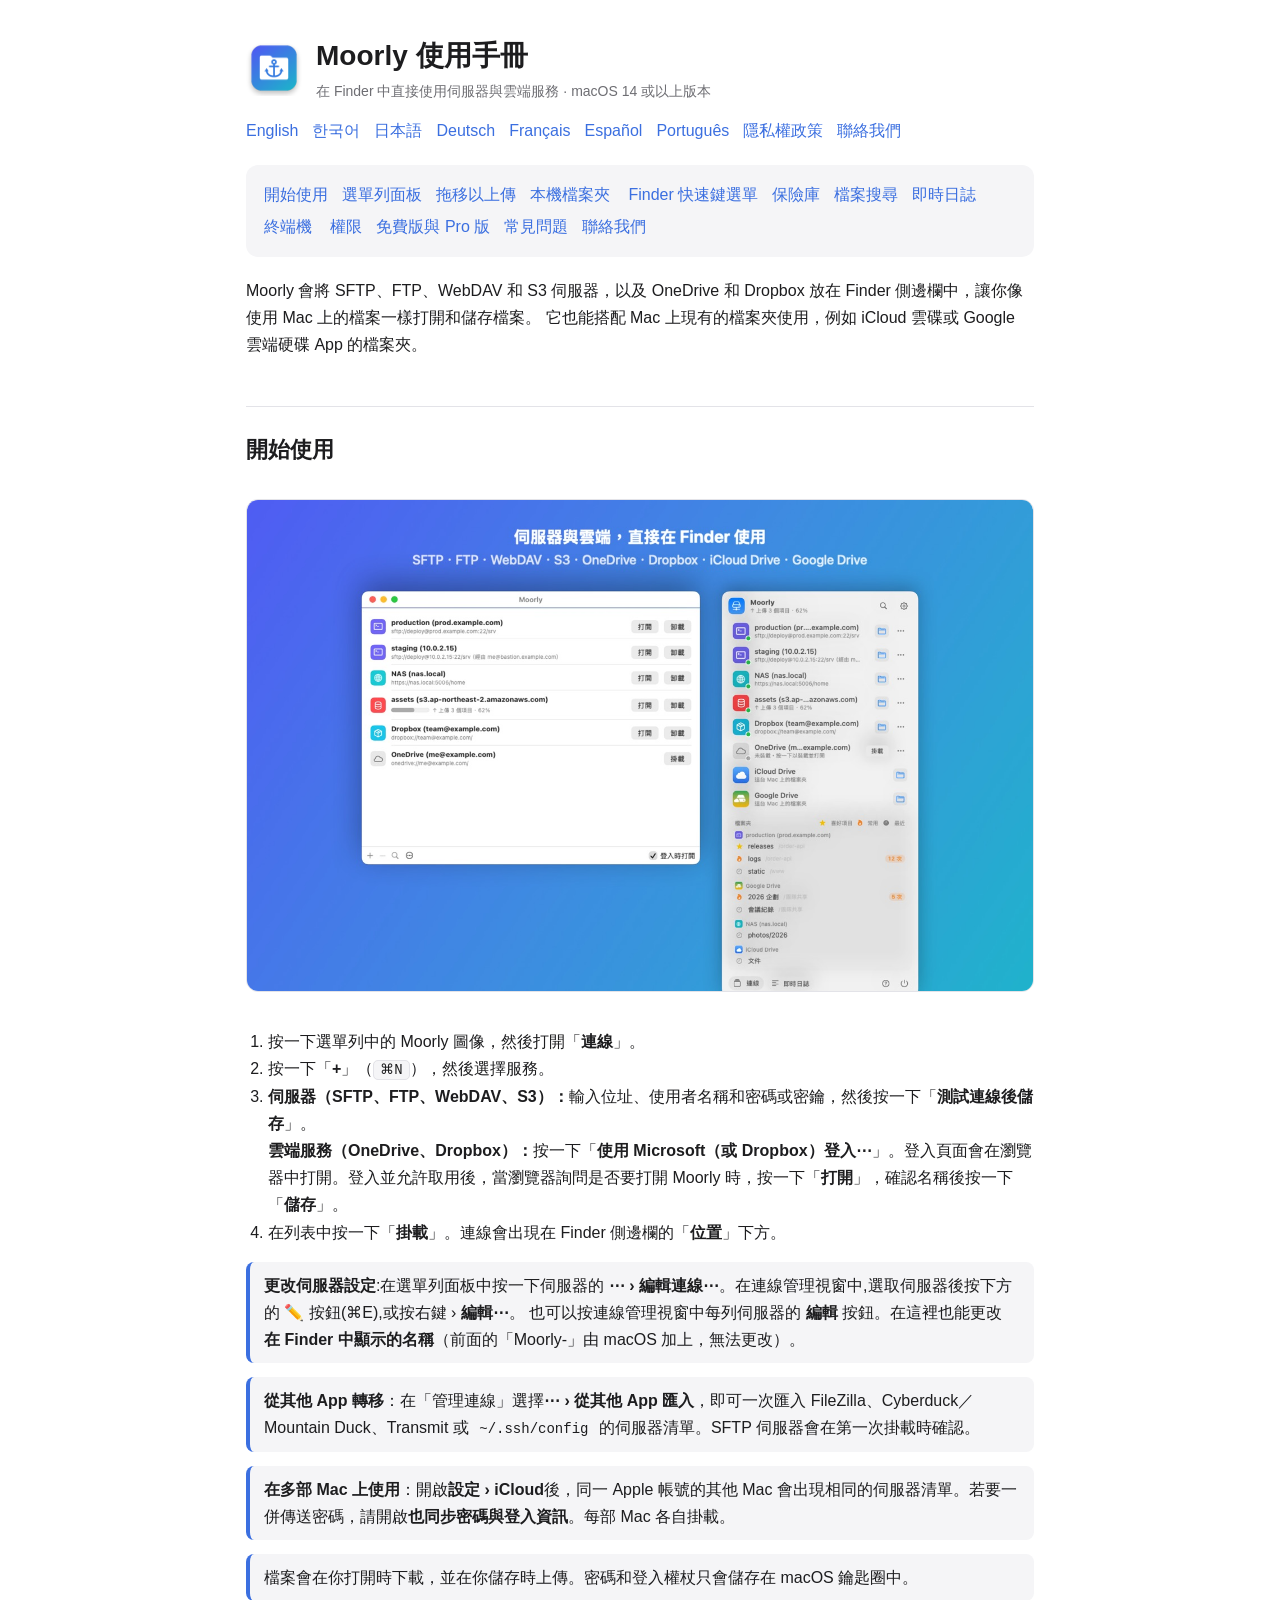
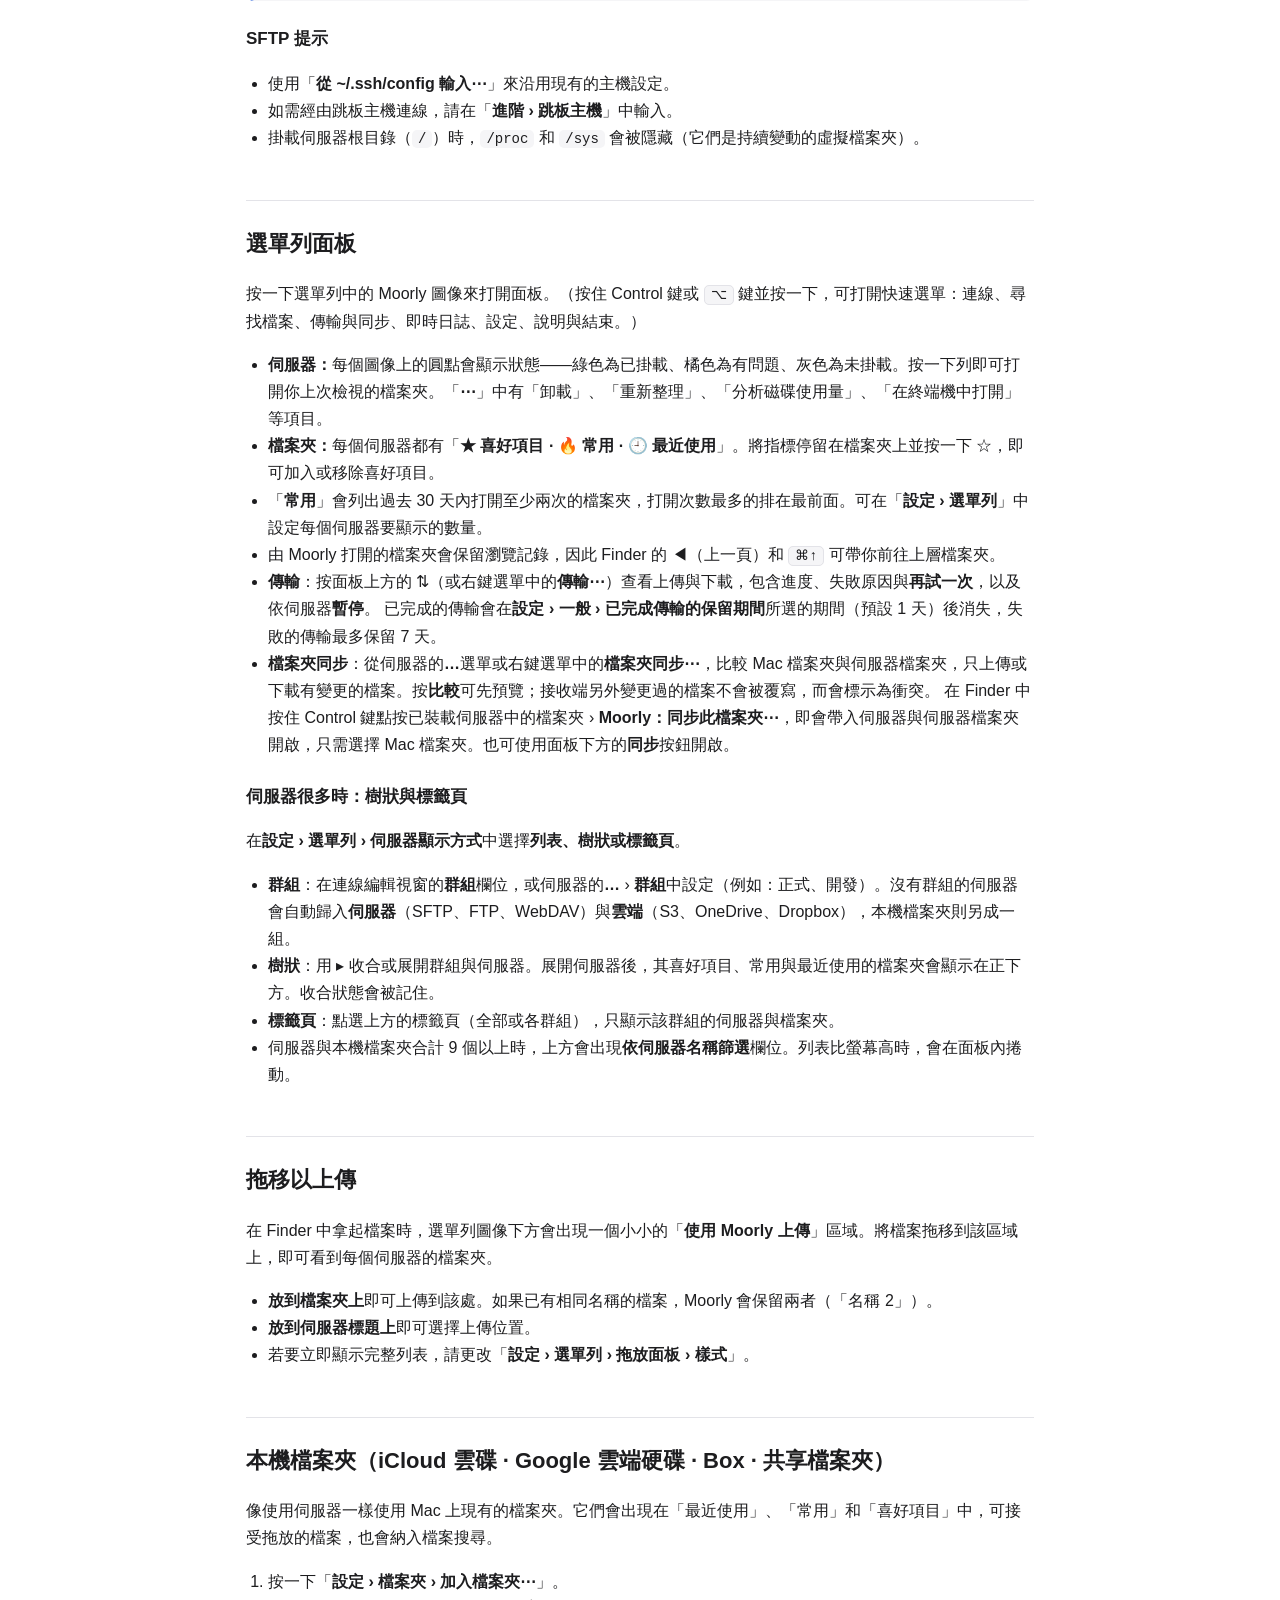
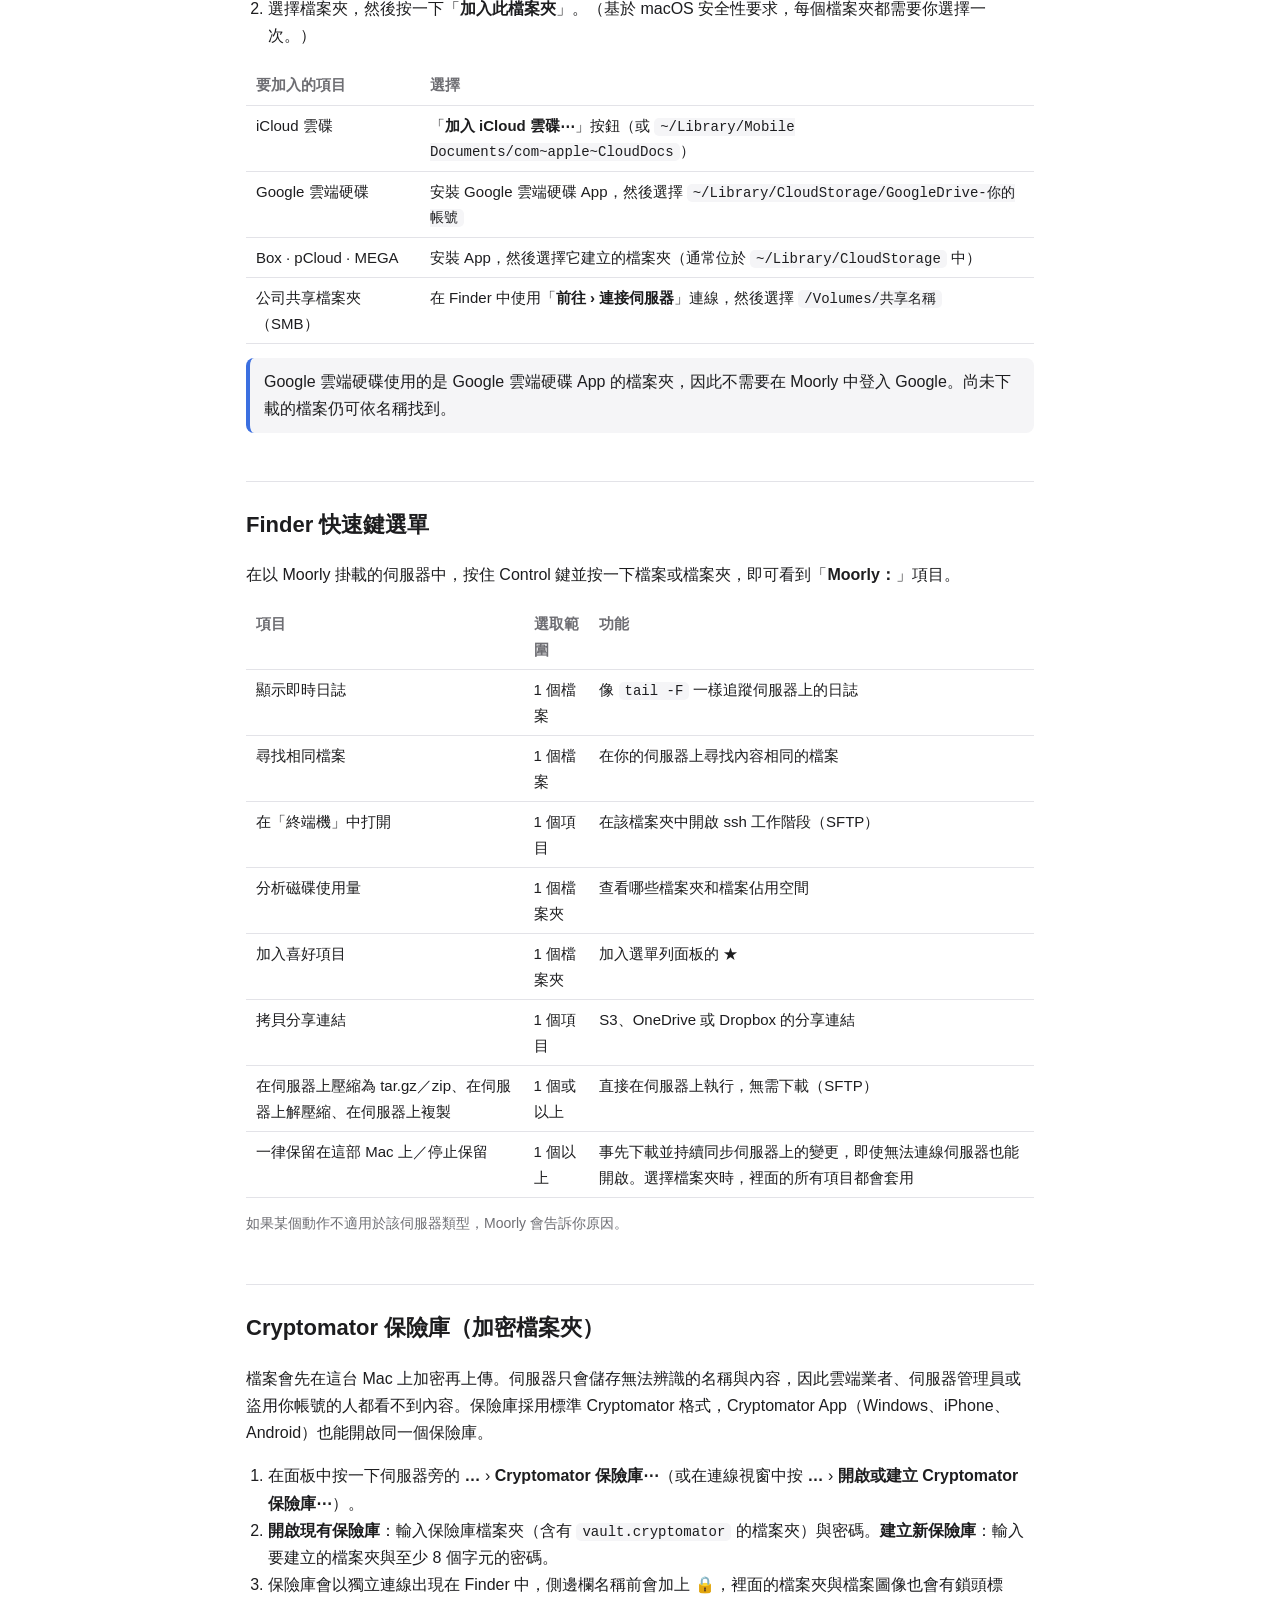
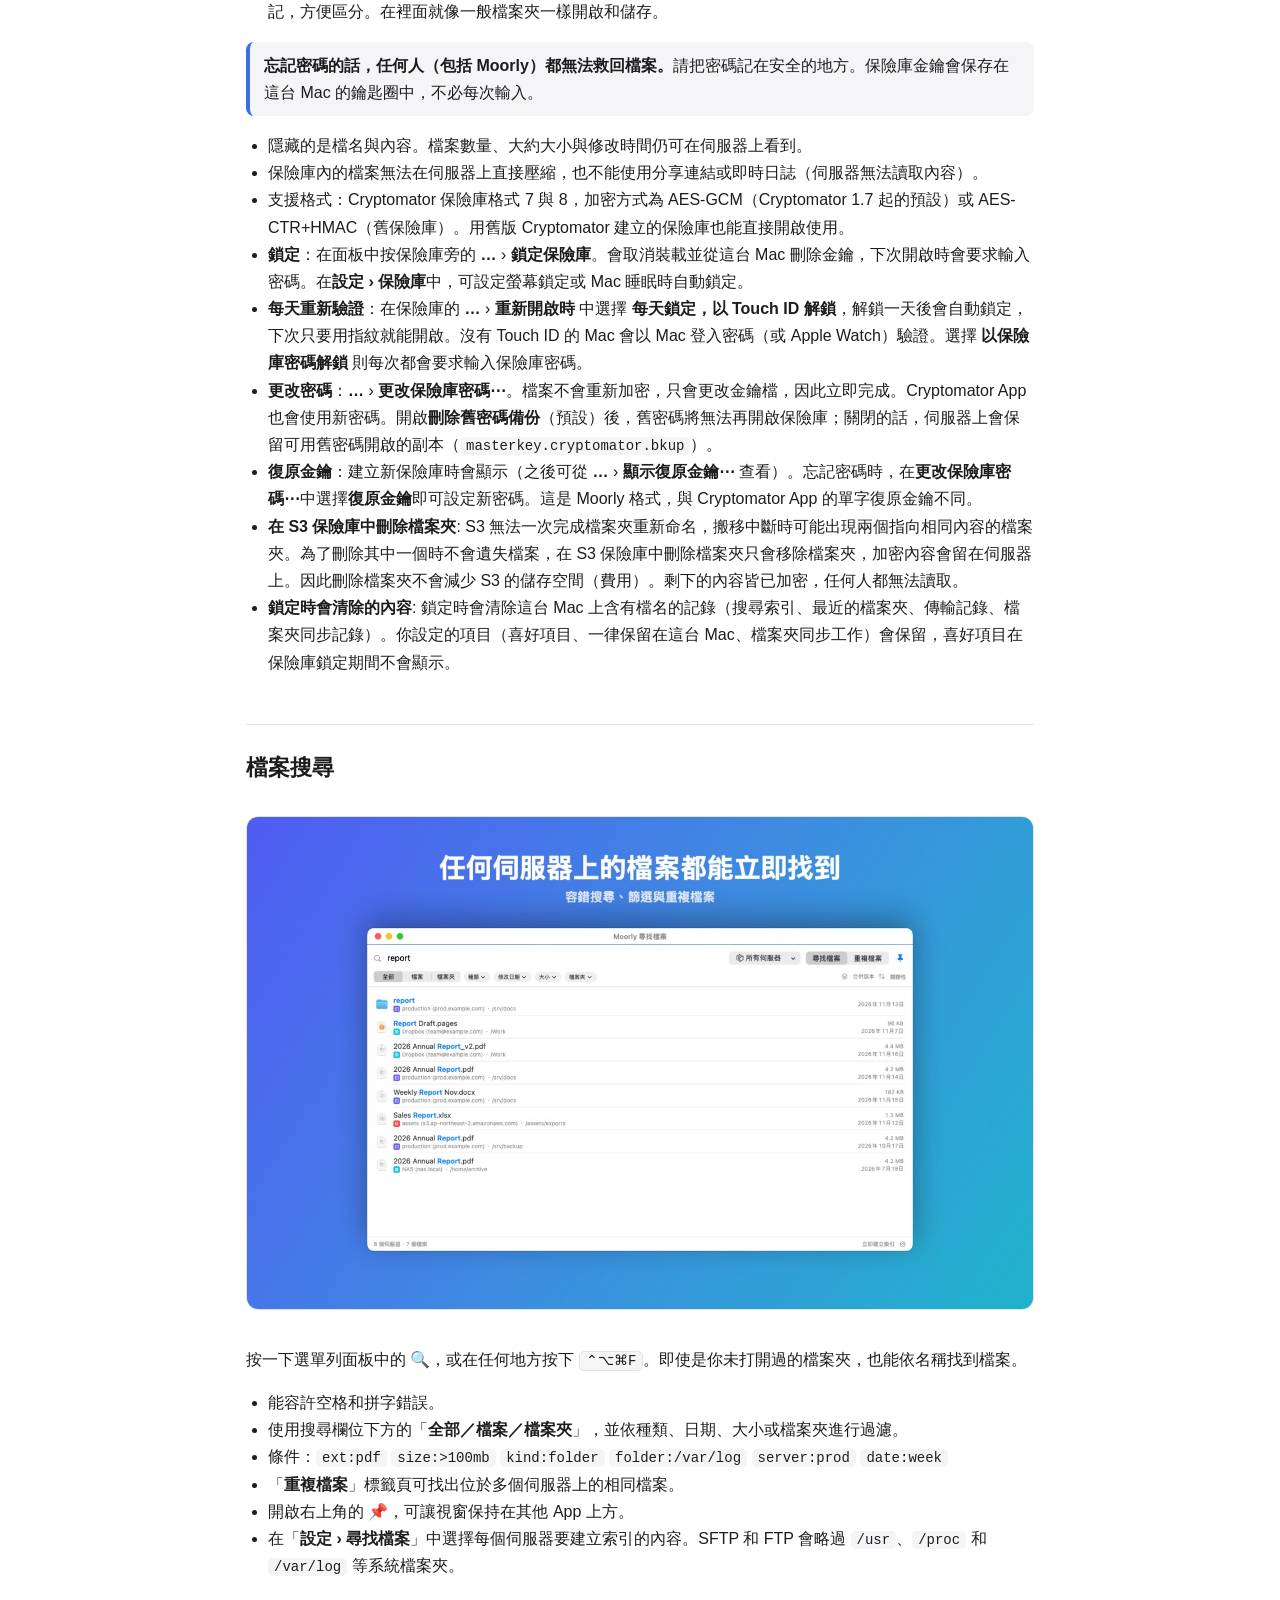
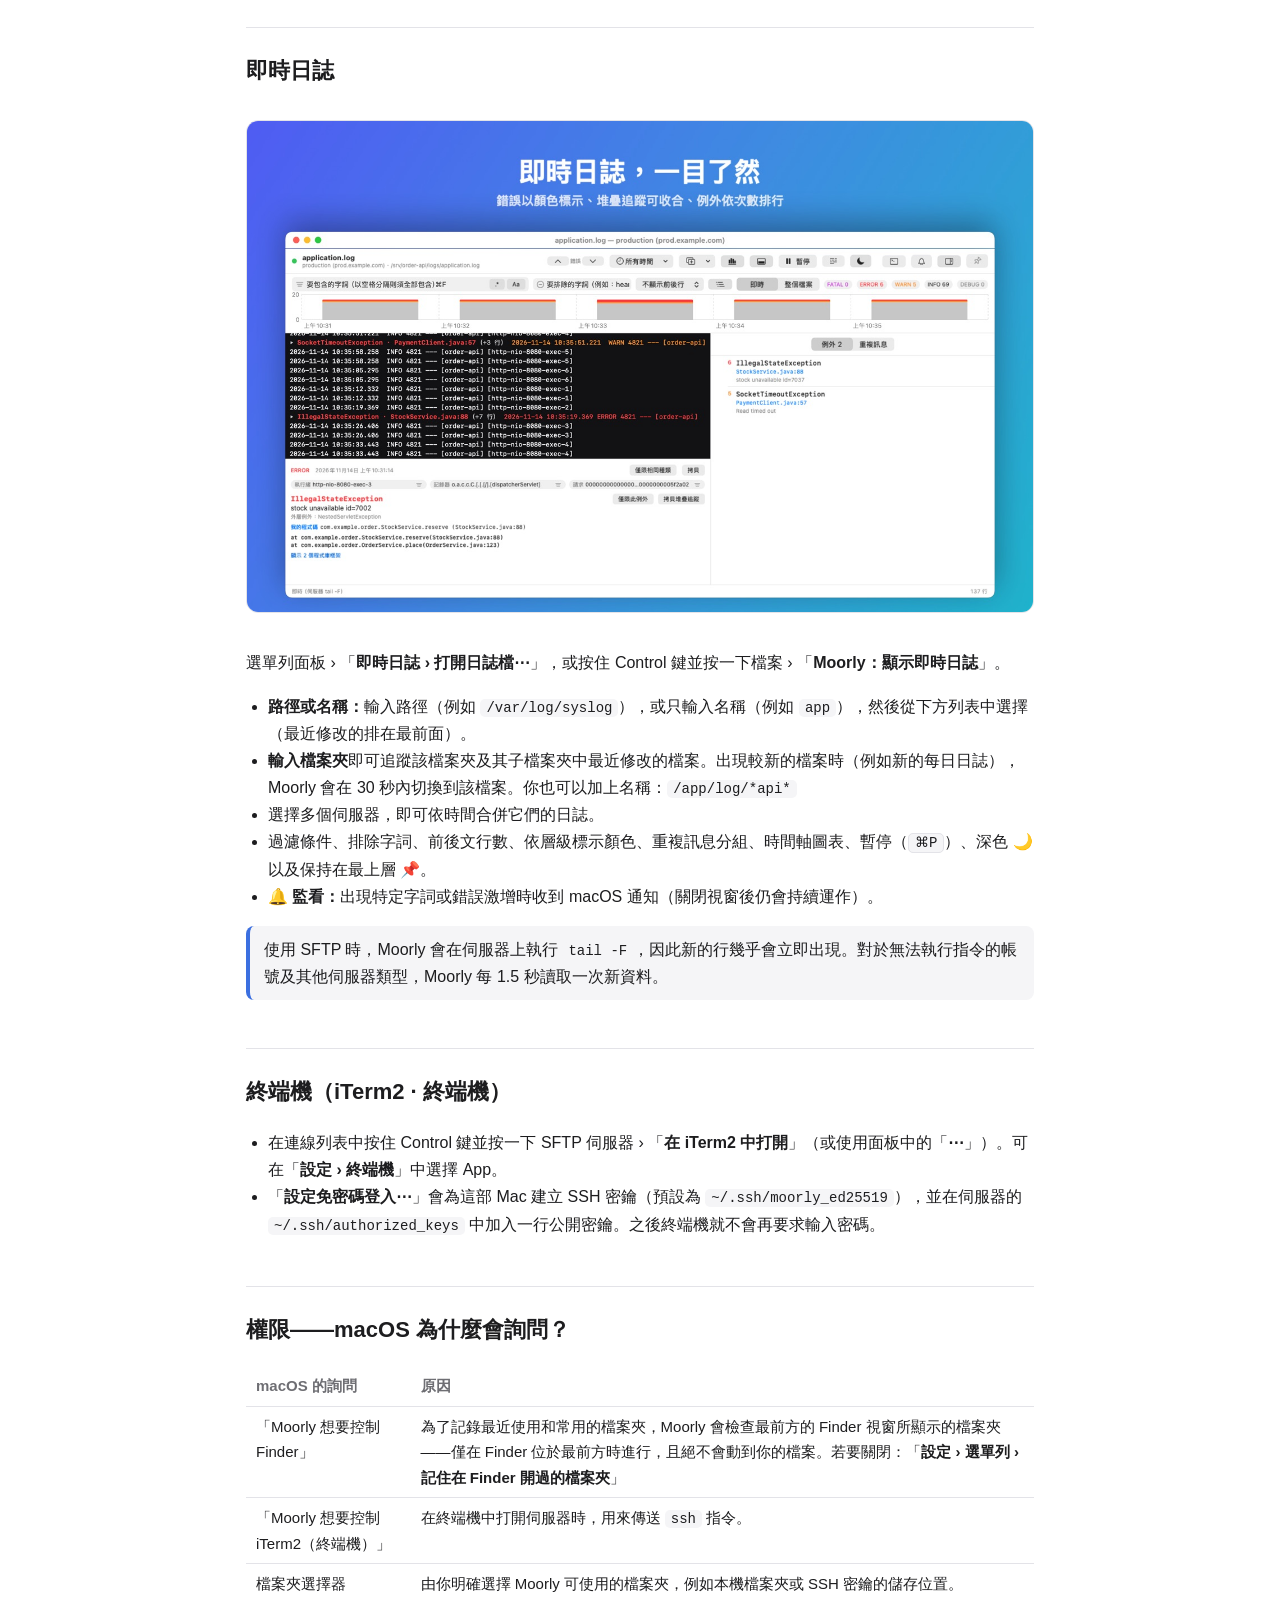
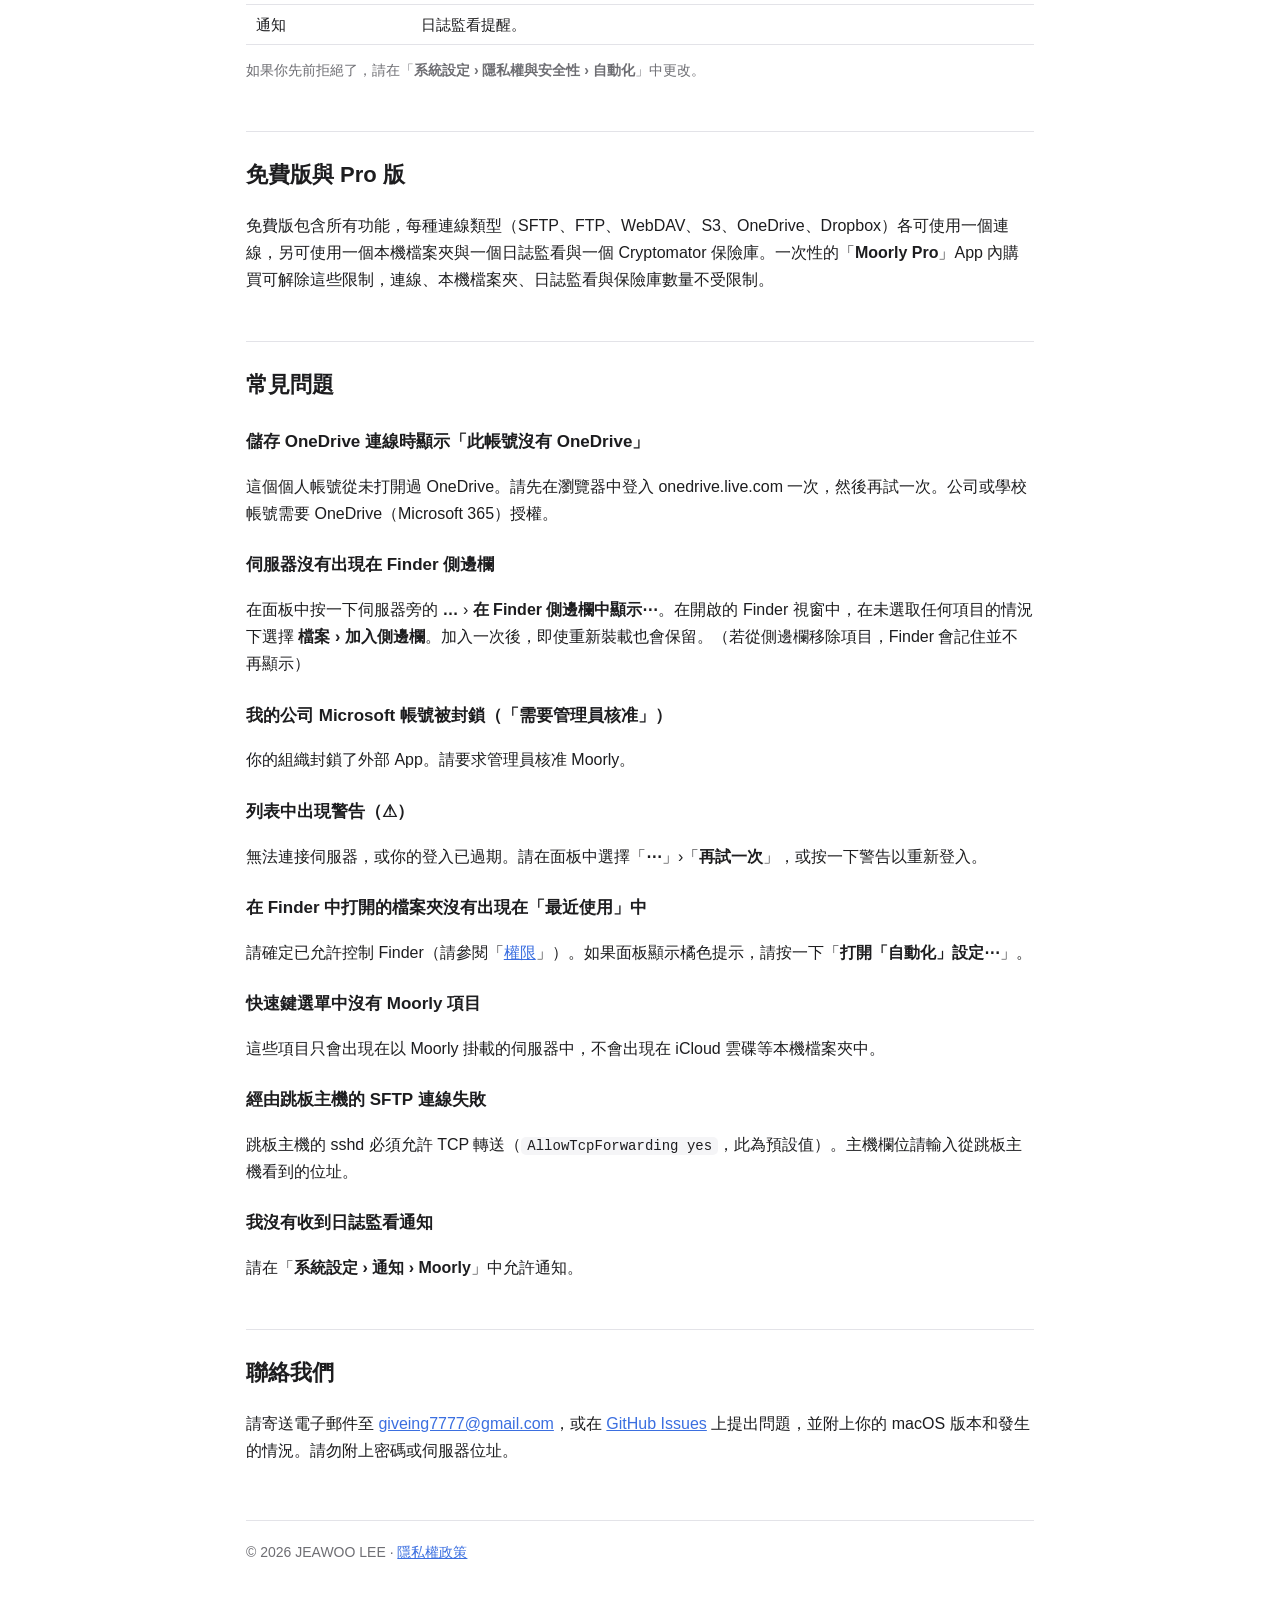
<file: zh-Hant/index.html>
<!doctype html>
<html lang="zh-Hant">
<head>
<meta charset="utf-8">
<meta name="viewport" content="width=device-width, initial-scale=1">
<title>Moorly 使用手冊</title>
<meta name="description" content="Moorly 使用手冊：將伺服器與雲端服務連接到 Finder，並使用檔案搜尋、即時日誌與本機檔案夾">
<link rel="stylesheet" href="../guide.css">
</head>
<body>
<div class="wrap">
<header class="top"><img src="../icon.png" alt=""><div><h1>Moorly 使用手冊</h1><div class="muted">在 Finder 中直接使用伺服器與雲端服務 · macOS 14 或以上版本</div></div></header>
<nav class="lang" style="margin-top:14px"><a href="../en/">English</a><a href="../ko/">한국어</a><a href="../ja/">日本語</a><a href="../de/">Deutsch</a><a href="../fr/">Français</a><a href="../es/">Español</a><a href="../pt-BR/">Português</a><a href="../privacy.html#zh-Hant">隱私權政策</a><a href="#contact">聯絡我們</a></nav>

<nav class="toc">
<a href="#start">開始使用</a><a href="#panel">選單列面板</a><a href="#drop">拖移以上傳</a><a href="#local">本機檔案夾</a>
<a href="#context">Finder 快速鍵選單</a><a href="#vault">保險庫</a><a href="#search">檔案搜尋</a><a href="#logs">即時日誌</a><a href="#terminal">終端機</a>
<a href="#permissions">權限</a><a href="#pro">免費版與 Pro 版</a><a href="#faq">常見問題</a><a href="#contact">聯絡我們</a>
</nav>

<p>Moorly 會將 SFTP、FTP、WebDAV 和 S3 伺服器，以及 OneDrive 和 Dropbox 放在 Finder 側邊欄中，讓你像使用 Mac 上的檔案一樣打開和儲存檔案。
它也能搭配 Mac 上現有的檔案夾使用，例如 iCloud 雲碟或 Google 雲端硬碟 App 的檔案夾。</p>

<h2 id="start">開始使用</h2>
<img class="shot" src="../img/zh-Hant-1-connections.jpg" alt="連線列表與服務選擇器">
<ol>
<li>按一下選單列中的 Moorly 圖像，然後打開「<b>連線</b>」。</li>
<li>按一下「<b>+</b>」（<kbd>⌘N</kbd>），然後選擇服務。</li>
<li><b>伺服器（SFTP、FTP、WebDAV、S3）：</b>輸入位址、使用者名稱和密碼或密鑰，然後按一下「<b>測試連線後儲存</b>」。<br>
<b>雲端服務（OneDrive、Dropbox）：</b>按一下「<b>使用 Microsoft（或 Dropbox）登入⋯</b>」。登入頁面會在瀏覽器中打開。登入並允許取用後，當瀏覽器詢問是否要打開 Moorly 時，按一下「<b>打開</b>」，確認名稱後按一下「<b>儲存</b>」。</li>
<li>在列表中按一下「<b>掛載</b>」。連線會出現在 Finder 側邊欄的「<b>位置</b>」下方。</li>
</ol>
<div class="tip edit-conn"><b>更改伺服器設定</b>:在選單列面板中按一下伺服器的 <b>⋯ › 編輯連線⋯</b>。在連線管理視窗中,選取伺服器後按下方的 <b>✏️</b> 按鈕(⌘E),或按右鍵 › <b>編輯⋯</b>。 也可以按連線管理視窗中每列伺服器的 <b>編輯</b> 按鈕。在這裡也能更改 <b>在 Finder 中顯示的名稱</b>（前面的「Moorly-」由 macOS 加上，無法更改）。</div>
<div class="tip import-other"><b>從其他 App 轉移</b>：在「管理連線」選擇<b>⋯ › 從其他 App 匯入</b>，即可一次匯入 FileZilla、Cyberduck／Mountain Duck、Transmit 或 <code>~/.ssh/config</code> 的伺服器清單。SFTP 伺服器會在第一次掛載時確認。</div>
<div class="tip icloud-sync"><b>在多部 Mac 上使用</b>：開啟<b>設定 › iCloud</b>後，同一 Apple 帳號的其他 Mac 會出現相同的伺服器清單。若要一併傳送密碼，請開啟<b>也同步密碼與登入資訊</b>。每部 Mac 各自掛載。</div>
<div class="tip">檔案會在你打開時下載，並在你儲存時上傳。密碼和登入權杖只會儲存在 macOS 鑰匙圈中。</div>
<h3>SFTP 提示</h3>
<ul>
<li>使用「<b>從 ~/.ssh/config 輸入⋯</b>」來沿用現有的主機設定。</li>
<li>如需經由跳板主機連線，請在「<b>進階 › 跳板主機</b>」中輸入。</li>
<li>掛載伺服器根目錄（<code>/</code>）時，<code>/proc</code> 和 <code>/sys</code> 會被隱藏（它們是持續變動的虛擬檔案夾）。</li>
</ul>

<h2 id="panel">選單列面板</h2>
<p>按一下選單列中的 Moorly 圖像來打開面板。（按住 Control 鍵或 <kbd>⌥</kbd> 鍵並按一下，可打開快速選單：連線、尋找檔案、傳輸與同步、即時日誌、設定、說明與結束。）</p>
<ul>
<li><b>伺服器：</b>每個圖像上的圓點會顯示狀態——綠色為已掛載、橘色為有問題、灰色為未掛載。按一下列即可打開你上次檢視的檔案夾。「<b>⋯</b>」中有「卸載」、「重新整理」、「分析磁碟使用量」、「在終端機中打開」等項目。</li>
<li><b>檔案夾：</b>每個伺服器都有「<b>★ 喜好項目 · 🔥 常用 · 🕘 最近使用</b>」。將指標停留在檔案夾上並按一下 ☆，即可加入或移除喜好項目。</li>
<li>「<b>常用</b>」會列出過去 30 天內打開至少兩次的檔案夾，打開次數最多的排在最前面。可在「<b>設定 › 選單列</b>」中設定每個伺服器要顯示的數量。</li>
<li>由 Moorly 打開的檔案夾會保留瀏覽記錄，因此 Finder 的 ◀（上一頁）和 <kbd>⌘↑</kbd> 可帶你前往上層檔案夾。</li>
<li class="li-transfers"><b>傳輸</b>：按面板上方的 ⇅（或右鍵選單中的<b>傳輸⋯</b>）查看上傳與下載，包含進度、失敗原因與<b>再試一次</b>，以及依伺服器<b>暫停</b>。 已完成的傳輸會在<b>設定 › 一般 › 已完成傳輸的保留期間</b>所選的期間（預設 1 天）後消失，失敗的傳輸最多保留 7 天。</li>
<li class="li-foldersync"><b>檔案夾同步</b>：從伺服器的<b>…</b>選單或右鍵選單中的<b>檔案夾同步⋯</b>，比較 Mac 檔案夾與伺服器檔案夾，只上傳或下載有變更的檔案。按<b>比較</b>可先預覽；接收端另外變更過的檔案不會被覆寫，而會標示為衝突。 在 Finder 中按住 Control 鍵點按已裝載伺服器中的檔案夾 › <b>Moorly：同步此檔案夾⋯</b>，即會帶入伺服器與伺服器檔案夾開啟，只需選擇 Mac 檔案夾。也可使用面板下方的<b>同步</b>按鈕開啟。</li>
</ul>

<h3 id="groups">伺服器很多時：樹狀與標籤頁</h3>
<p>在<b>設定 › 選單列 › 伺服器顯示方式</b>中選擇<b>列表、樹狀或標籤頁</b>。</p>
<ul>
<li><b>群組</b>：在連線編輯視窗的<b>群組</b>欄位，或伺服器的<b>…</b> › <b>群組</b>中設定（例如：正式、開發）。沒有群組的伺服器會自動歸入<b>伺服器</b>（SFTP、FTP、WebDAV）與<b>雲端</b>（S3、OneDrive、Dropbox），本機檔案夾則另成一組。</li>
<li><b>樹狀</b>：用 ▸ 收合或展開群組與伺服器。展開伺服器後，其喜好項目、常用與最近使用的檔案夾會顯示在正下方。收合狀態會被記住。</li>
<li><b>標籤頁</b>：點選上方的標籤頁（全部或各群組），只顯示該群組的伺服器與檔案夾。</li>
<li>伺服器與本機檔案夾合計 9 個以上時，上方會出現<b>依伺服器名稱篩選</b>欄位。列表比螢幕高時，會在面板內捲動。</li>
</ul>

<h2 id="drop">拖移以上傳</h2>
<p>在 Finder 中拿起檔案時，選單列圖像下方會出現一個小小的「<b>使用 Moorly 上傳</b>」區域。將檔案拖移到該區域上，即可看到每個伺服器的檔案夾。</p>
<ul>
<li><b>放到檔案夾上</b>即可上傳到該處。如果已有相同名稱的檔案，Moorly 會保留兩者（「名稱 2」）。</li>
<li><b>放到伺服器標題上</b>即可選擇上傳位置。</li>
<li>若要立即顯示完整列表，請更改「<b>設定 › 選單列 › 拖放面板 › 樣式</b>」。</li>
</ul>

<h2 id="local">本機檔案夾（iCloud 雲碟 · Google 雲端硬碟 · Box · 共享檔案夾）</h2>
<p>像使用伺服器一樣使用 Mac 上現有的檔案夾。它們會出現在「最近使用」、「常用」和「喜好項目」中，可接受拖放的檔案，也會納入檔案搜尋。</p>
<ol>
<li>按一下「<b>設定 › 檔案夾 › 加入檔案夾⋯</b>」。</li>
<li>選擇檔案夾，然後按一下「<b>加入此檔案夾</b>」。（基於 macOS 安全性要求，每個檔案夾都需要你選擇一次。）</li>
</ol>
<table>
<tr><th>要加入的項目</th><th>選擇</th></tr>
<tr><td>iCloud 雲碟</td><td>「<b>加入 iCloud 雲碟⋯</b>」按鈕（或 <code>~/Library/Mobile Documents/com~apple~CloudDocs</code>）</td></tr>
<tr><td>Google 雲端硬碟</td><td>安裝 Google 雲端硬碟 App，然後選擇 <code>~/Library/CloudStorage/GoogleDrive-你的帳號</code></td></tr>
<tr><td>Box · pCloud · MEGA</td><td>安裝 App，然後選擇它建立的檔案夾（通常位於 <code>~/Library/CloudStorage</code> 中）</td></tr>
<tr><td>公司共享檔案夾（SMB）</td><td>在 Finder 中使用「<b>前往 › 連接伺服器</b>」連線，然後選擇 <code>/Volumes/共享名稱</code></td></tr>
</table>
<div class="tip">Google 雲端硬碟使用的是 Google 雲端硬碟 App 的檔案夾，因此不需要在 Moorly 中登入 Google。尚未下載的檔案仍可依名稱找到。</div>

<h2 id="context">Finder 快速鍵選單</h2>
<p>在以 Moorly 掛載的伺服器中，按住 Control 鍵並按一下檔案或檔案夾，即可看到「<b>Moorly：</b>」項目。</p>
<table>
<tr><th>項目</th><th>選取範圍</th><th>功能</th></tr>
<tr><td>顯示即時日誌</td><td>1 個檔案</td><td>像 <code>tail -F</code> 一樣追蹤伺服器上的日誌</td></tr>
<tr><td>尋找相同檔案</td><td>1 個檔案</td><td>在你的伺服器上尋找內容相同的檔案</td></tr>
<tr><td>在「終端機」中打開</td><td>1 個項目</td><td>在該檔案夾中開啟 ssh 工作階段（SFTP）</td></tr>
<tr><td>分析磁碟使用量</td><td>1 個檔案夾</td><td>查看哪些檔案夾和檔案佔用空間</td></tr>
<tr><td>加入喜好項目</td><td>1 個檔案夾</td><td>加入選單列面板的 ★</td></tr>
<tr><td>拷貝分享連結</td><td>1 個項目</td><td>S3、OneDrive 或 Dropbox 的分享連結</td></tr>
<tr><td>在伺服器上壓縮為 tar.gz／zip、在伺服器上解壓縮、在伺服器上複製</td><td>1 個或以上</td><td>直接在伺服器上執行，無需下載（SFTP）</td></tr>
<tr class="action-keep"><td>一律保留在這部 Mac 上／停止保留</td><td>1 個以上</td><td>事先下載並持續同步伺服器上的變更，即使無法連線伺服器也能開啟。選擇檔案夾時，裡面的所有項目都會套用</td></tr>
</table>
<p class="muted">如果某個動作不適用於該伺服器類型，Moorly 會告訴你原因。</p>

<h2 id="vault">Cryptomator 保險庫（加密檔案夾）</h2>
<p>檔案會先在這台 Mac 上加密再上傳。伺服器只會儲存無法辨識的名稱與內容，因此雲端業者、伺服器管理員或盜用你帳號的人都看不到內容。保險庫採用標準 Cryptomator 格式，Cryptomator App（Windows、iPhone、Android）也能開啟同一個保險庫。</p>
<ol>
<li>在面板中按一下伺服器旁的 <b>…</b> › <b>Cryptomator 保險庫⋯</b>（或在連線視窗中按 <b>…</b> › <b>開啟或建立 Cryptomator 保險庫⋯</b>）。</li>
<li><b>開啟現有保險庫</b>：輸入保險庫檔案夾（含有 <code>vault.cryptomator</code> 的檔案夾）與密碼。<b>建立新保險庫</b>：輸入要建立的檔案夾與至少 8 個字元的密碼。</li>
<li>保險庫會以獨立連線出現在 Finder 中，側邊欄名稱前會加上 🔒，裡面的檔案夾與檔案圖像也會有鎖頭標記，方便區分。在裡面就像一般檔案夾一樣開啟和儲存。</li>
</ol>
<div class="tip"><b>忘記密碼的話，任何人（包括 Moorly）都無法救回檔案。</b>請把密碼記在安全的地方。保險庫金鑰會保存在這台 Mac 的鑰匙圈中，不必每次輸入。</div>
<ul>
<li>隱藏的是檔名與內容。檔案數量、大約大小與修改時間仍可在伺服器上看到。</li>
<li>保險庫內的檔案無法在伺服器上直接壓縮，也不能使用分享連結或即時日誌（伺服器無法讀取內容）。</li>
<li>支援格式：Cryptomator 保險庫格式 7 與 8，加密方式為 AES-GCM（Cryptomator 1.7 起的預設）或 AES-CTR+HMAC（舊保險庫）。用舊版 Cryptomator 建立的保險庫也能直接開啟使用。</li>
<li><b>鎖定</b>：在面板中按保險庫旁的 <b>…</b> › <b>鎖定保險庫</b>。會取消裝載並從這台 Mac 刪除金鑰，下次開啟時會要求輸入密碼。在<b>設定 › 保險庫</b>中，可設定螢幕鎖定或 Mac 睡眠時自動鎖定。</li>
<li><b>每天重新驗證</b>：在保險庫的 <b>…</b> › <b>重新開啟時</b> 中選擇 <b>每天鎖定，以 Touch ID 解鎖</b>，解鎖一天後會自動鎖定，下次只要用指紋就能開啟。沒有 Touch ID 的 Mac 會以 Mac 登入密碼（或 Apple Watch）驗證。選擇 <b>以保險庫密碼解鎖</b> 則每次都會要求輸入保險庫密碼。</li>
<li><b>更改密碼</b>：<b>…</b> › <b>更改保險庫密碼⋯</b>。檔案不會重新加密，只會更改金鑰檔，因此立即完成。Cryptomator App 也會使用新密碼。開啟<b>刪除舊密碼備份</b>（預設）後，舊密碼將無法再開啟保險庫；關閉的話，伺服器上會保留可用舊密碼開啟的副本（<code>masterkey.cryptomator.bkup</code>）。</li>
<li><b>復原金鑰</b>：建立新保險庫時會顯示（之後可從 <b>…</b> › <b>顯示復原金鑰⋯</b> 查看）。忘記密碼時，在<b>更改保險庫密碼⋯</b>中選擇<b>復原金鑰</b>即可設定新密碼。這是 Moorly 格式，與 Cryptomator App 的單字復原金鑰不同。</li>
<li class="vault-s3-note"><b>在 S3 保險庫中刪除檔案夾</b>: S3 無法一次完成檔案夾重新命名，搬移中斷時可能出現兩個指向相同內容的檔案夾。為了刪除其中一個時不會遺失檔案，在 S3 保險庫中刪除檔案夾只會移除檔案夾，加密內容會留在伺服器上。因此刪除檔案夾不會減少 S3 的儲存空間（費用）。剩下的內容皆已加密，任何人都無法讀取。</li>
<li><b>鎖定時會清除的內容</b>: 鎖定時會清除這台 Mac 上含有檔名的記錄（搜尋索引、最近的檔案夾、傳輸記錄、檔案夾同步記錄）。你設定的項目（喜好項目、一律保留在這台 Mac、檔案夾同步工作）會保留，喜好項目在保險庫鎖定期間不會顯示。</li>
</ul>

<h2 id="search">檔案搜尋</h2>
<img class="shot" src="../img/zh-Hant-2-search.jpg" alt="檔案搜尋視窗">
<p>按一下選單列面板中的 🔍，或在任何地方按下 <kbd>⌃⌥⌘F</kbd>。即使是你未打開過的檔案夾，也能依名稱找到檔案。</p>
<ul>
<li>能容許空格和拼字錯誤。</li>
<li>使用搜尋欄位下方的「<b>全部／檔案／檔案夾</b>」，並依種類、日期、大小或檔案夾進行過濾。</li>
<li>條件：<code>ext:pdf</code> <code>size:&gt;100mb</code> <code>kind:folder</code> <code>folder:/var/log</code> <code>server:prod</code> <code>date:week</code></li>
<li>「<b>重複檔案</b>」標籤頁可找出位於多個伺服器上的相同檔案。</li>
<li>開啟右上角的 📌，可讓視窗保持在其他 App 上方。</li>
<li>在「<b>設定 › 尋找檔案</b>」中選擇每個伺服器要建立索引的內容。SFTP 和 FTP 會略過 <code>/usr</code>、<code>/proc</code> 和 <code>/var/log</code> 等系統檔案夾。</li>
</ul>

<h2 id="logs">即時日誌</h2>
<img class="shot" src="../img/zh-Hant-3-logs.jpg" alt="即時日誌視窗">
<p>選單列面板 › 「<b>即時日誌 › 打開日誌檔⋯</b>」，或按住 Control 鍵並按一下檔案 › 「<b>Moorly：顯示即時日誌</b>」。</p>
<ul>
<li><b>路徑或名稱：</b>輸入路徑（例如 <code>/var/log/syslog</code>），或只輸入名稱（例如 <code>app</code>），然後從下方列表中選擇（最近修改的排在最前面）。</li>
<li><b>輸入檔案夾</b>即可追蹤該檔案夾及其子檔案夾中最近修改的檔案。出現較新的檔案時（例如新的每日日誌），Moorly 會在 30 秒內切換到該檔案。你也可以加上名稱：<code>/app/log/*api*</code></li>
<li>選擇多個伺服器，即可依時間合併它們的日誌。</li>
<li>過濾條件、排除字詞、前後文行數、依層級標示顏色、重複訊息分組、時間軸圖表、暫停（<kbd>⌘P</kbd>）、深色 🌙 以及保持在最上層 📌。</li>
<li>🔔 <b>監看：</b>出現特定字詞或錯誤激增時收到 macOS 通知（關閉視窗後仍會持續運作）。</li>
</ul>
<div class="tip">使用 SFTP 時，Moorly 會在伺服器上執行 <code>tail -F</code>，因此新的行幾乎會立即出現。對於無法執行指令的帳號及其他伺服器類型，Moorly 每 1.5 秒讀取一次新資料。</div>

<h2 id="terminal">終端機（iTerm2 · 終端機）</h2>
<ul>
<li>在連線列表中按住 Control 鍵並按一下 SFTP 伺服器 › 「<b>在 iTerm2 中打開</b>」（或使用面板中的「<b>⋯</b>」）。可在「<b>設定 › 終端機</b>」中選擇 App。</li>
<li>「<b>設定免密碼登入⋯</b>」會為這部 Mac 建立 SSH 密鑰（預設為 <code>~/.ssh/moorly_ed25519</code>），並在伺服器的 <code>~/.ssh/authorized_keys</code> 中加入一行公開密鑰。之後終端機就不會再要求輸入密碼。</li>
</ul>

<h2 id="permissions">權限——macOS 為什麼會詢問？</h2>
<table>
<tr><th>macOS 的詢問</th><th>原因</th></tr>
<tr><td>「Moorly 想要控制 Finder」</td><td>為了記錄最近使用和常用的檔案夾，Moorly 會檢查最前方的 Finder 視窗所顯示的檔案夾——僅在 Finder 位於最前方時進行，且絕不會動到你的檔案。若要關閉：「<b>設定 › 選單列 › 記住在 Finder 開過的檔案夾</b>」</td></tr>
<tr><td>「Moorly 想要控制 iTerm2（終端機）」</td><td>在終端機中打開伺服器時，用來傳送 <code>ssh</code> 指令。</td></tr>
<tr><td>檔案夾選擇器</td><td>由你明確選擇 Moorly 可使用的檔案夾，例如本機檔案夾或 SSH 密鑰的儲存位置。</td></tr>
<tr><td>通知</td><td>日誌監看提醒。</td></tr>
</table>
<p class="muted">如果你先前拒絕了，請在「<b>系統設定 › 隱私權與安全性 › 自動化</b>」中更改。</p>

<h2 id="pro">免費版與 Pro 版</h2>
<p>免費版包含所有功能，每種連線類型（SFTP、FTP、WebDAV、S3、OneDrive、Dropbox）各可使用一個連線，另可使用一個本機檔案夾與一個日誌監看與一個 Cryptomator 保險庫。一次性的「<b>Moorly Pro</b>」App 內購買可解除這些限制，連線、本機檔案夾、日誌監看與保險庫數量不受限制。</p>

<h2 id="faq">常見問題</h2>
<h3>儲存 OneDrive 連線時顯示「此帳號沒有 OneDrive」</h3>
<p>這個個人帳號從未打開過 OneDrive。請先在瀏覽器中登入 onedrive.live.com 一次，然後再試一次。公司或學校帳號需要 OneDrive（Microsoft 365）授權。</p>
<h3>伺服器沒有出現在 Finder 側邊欄</h3>
<p>在面板中按一下伺服器旁的 <b>…</b> › <b>在 Finder 側邊欄中顯示⋯</b>。在開啟的 Finder 視窗中，在未選取任何項目的情況下選擇 <b>檔案 › 加入側邊欄</b>。加入一次後，即使重新裝載也會保留。（若從側邊欄移除項目，Finder 會記住並不再顯示）</p>
<h3>我的公司 Microsoft 帳號被封鎖（「需要管理員核准」）</h3>
<p>你的組織封鎖了外部 App。請要求管理員核准 Moorly。</p>
<h3>列表中出現警告（⚠︎）</h3>
<p>無法連接伺服器，或你的登入已過期。請在面板中選擇「<b>⋯</b>」›「<b>再試一次</b>」，或按一下警告以重新登入。</p>
<h3>在 Finder 中打開的檔案夾沒有出現在「最近使用」中</h3>
<p>請確定已允許控制 Finder（請參閱「<a href="#permissions">權限</a>」）。如果面板顯示橘色提示，請按一下「<b>打開「自動化」設定⋯</b>」。</p>
<h3>快速鍵選單中沒有 Moorly 項目</h3>
<p>這些項目只會出現在以 Moorly 掛載的伺服器中，不會出現在 iCloud 雲碟等本機檔案夾中。</p>
<h3>經由跳板主機的 SFTP 連線失敗</h3>
<p>跳板主機的 sshd 必須允許 TCP 轉送（<code>AllowTcpForwarding yes</code>，此為預設值）。主機欄位請輸入從跳板主機看到的位址。</p>
<h3>我沒有收到日誌監看通知</h3>
<p>請在「<b>系統設定 › 通知 › Moorly</b>」中允許通知。</p>

<h2 id="contact">聯絡我們</h2>
<p>請寄送電子郵件至 <a href="mailto:giveing7777@gmail.com">giveing7777@gmail.com</a>，或在 <a href="https://github.com/jwss-lee/moorly/issues">GitHub Issues</a> 上提出問題，並附上你的 macOS 版本和發生的情況。請勿附上密碼或伺服器位址。</p>

<footer class="muted">© 2026 JEAWOO LEE · <a href="../privacy.html#zh-Hant">隱私權政策</a></footer>
</div>
</body>
</html>
</file>
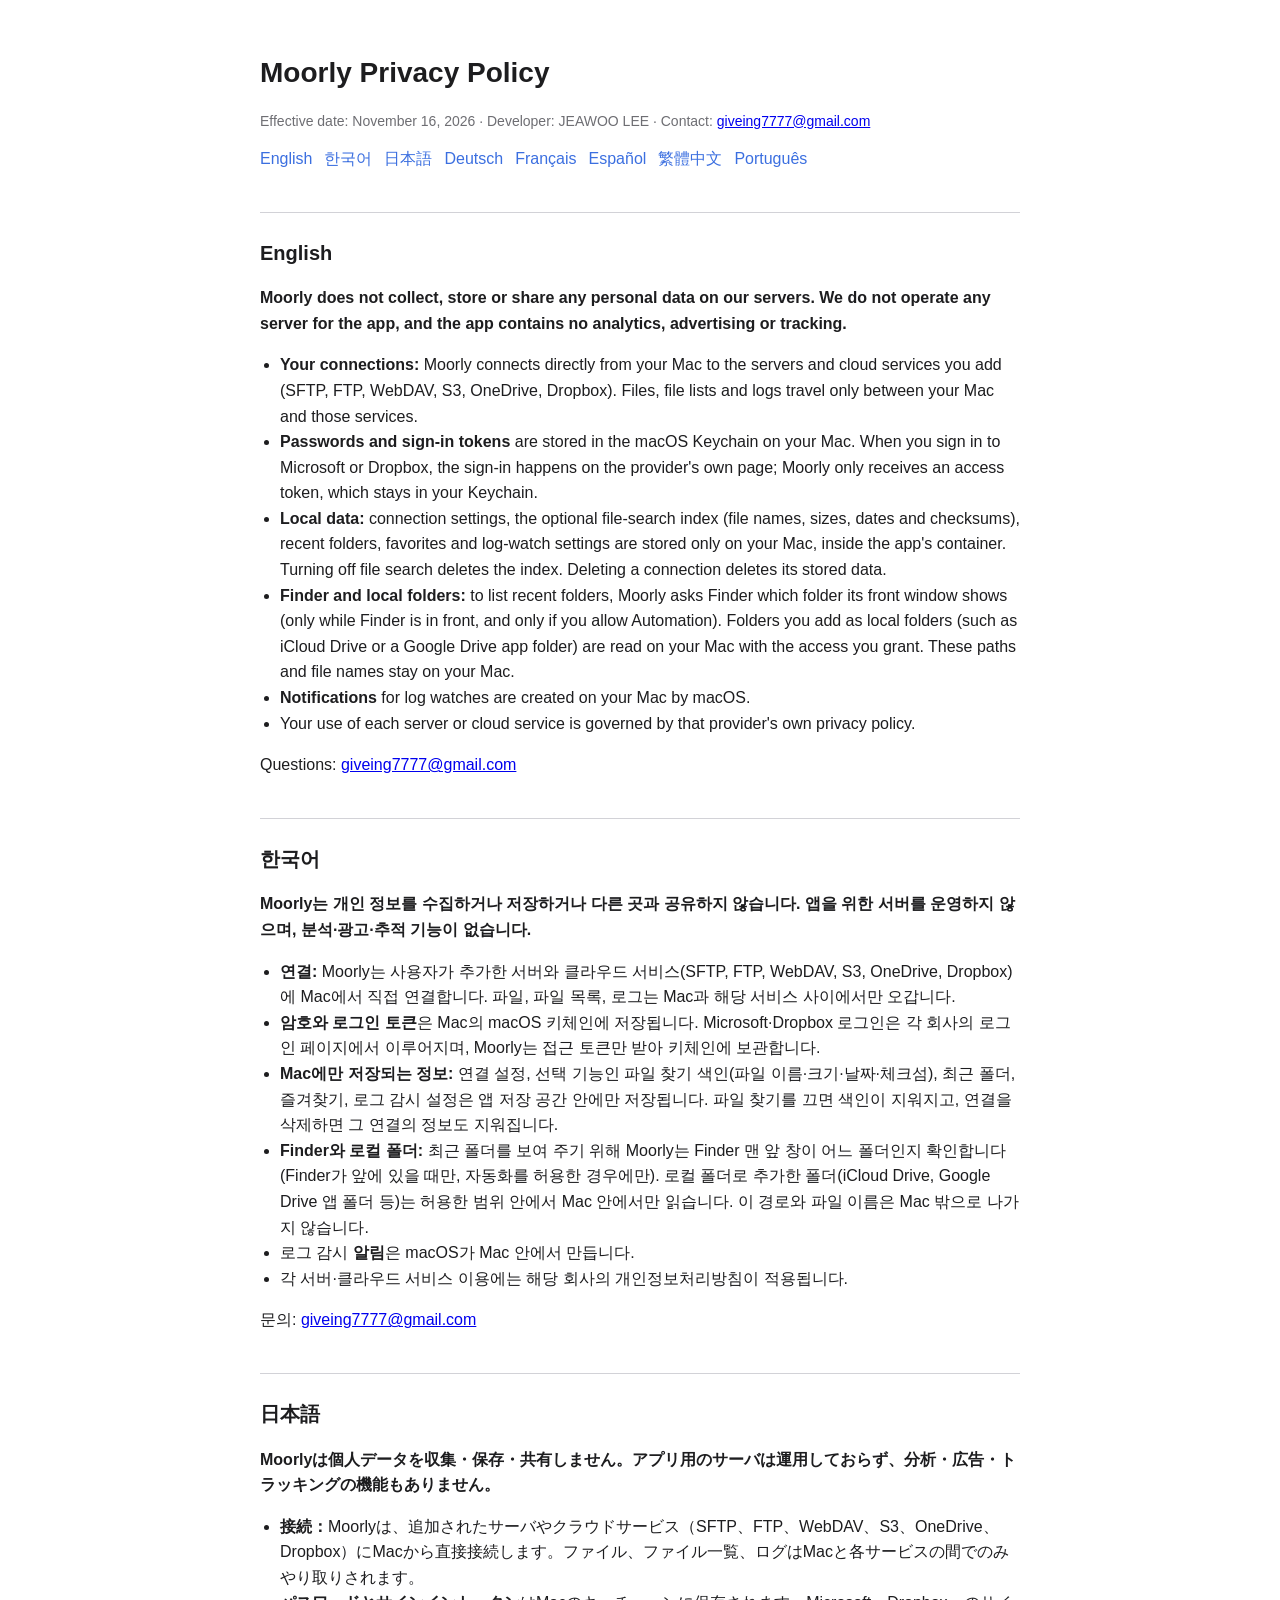
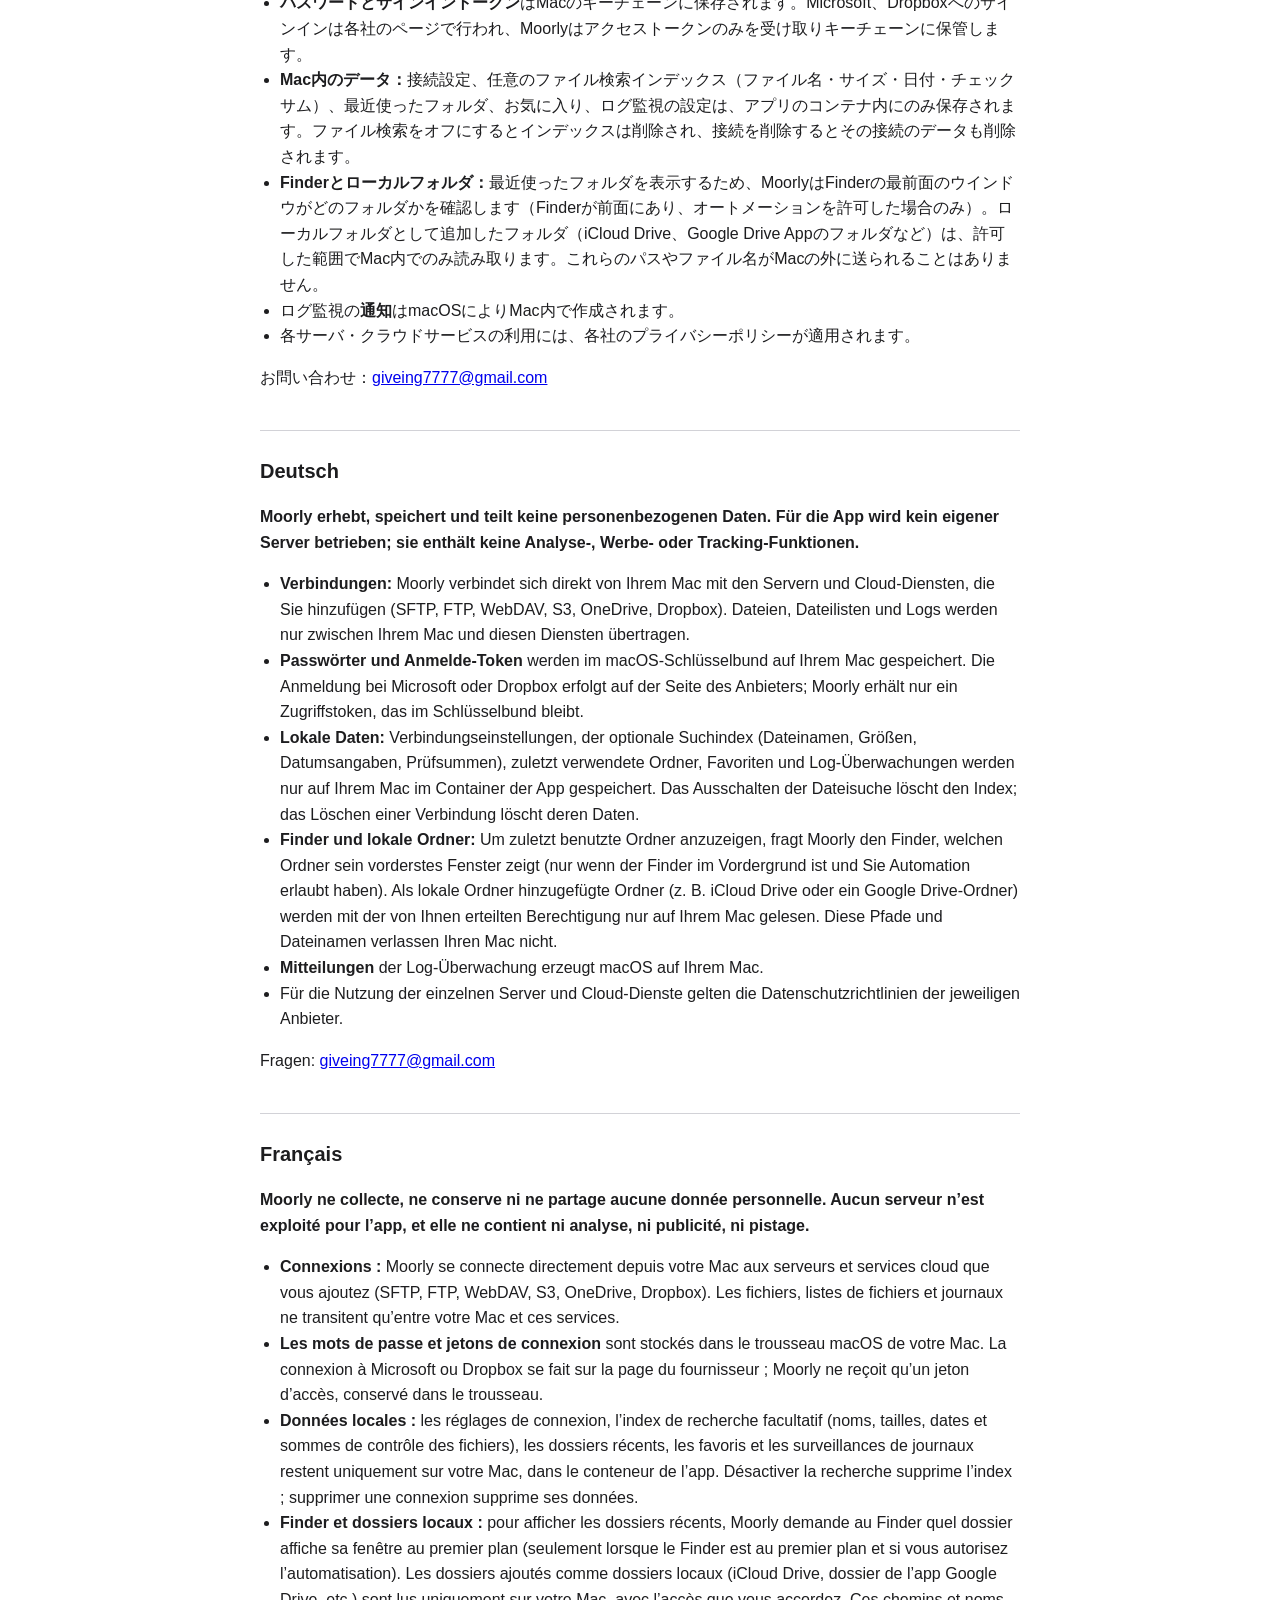
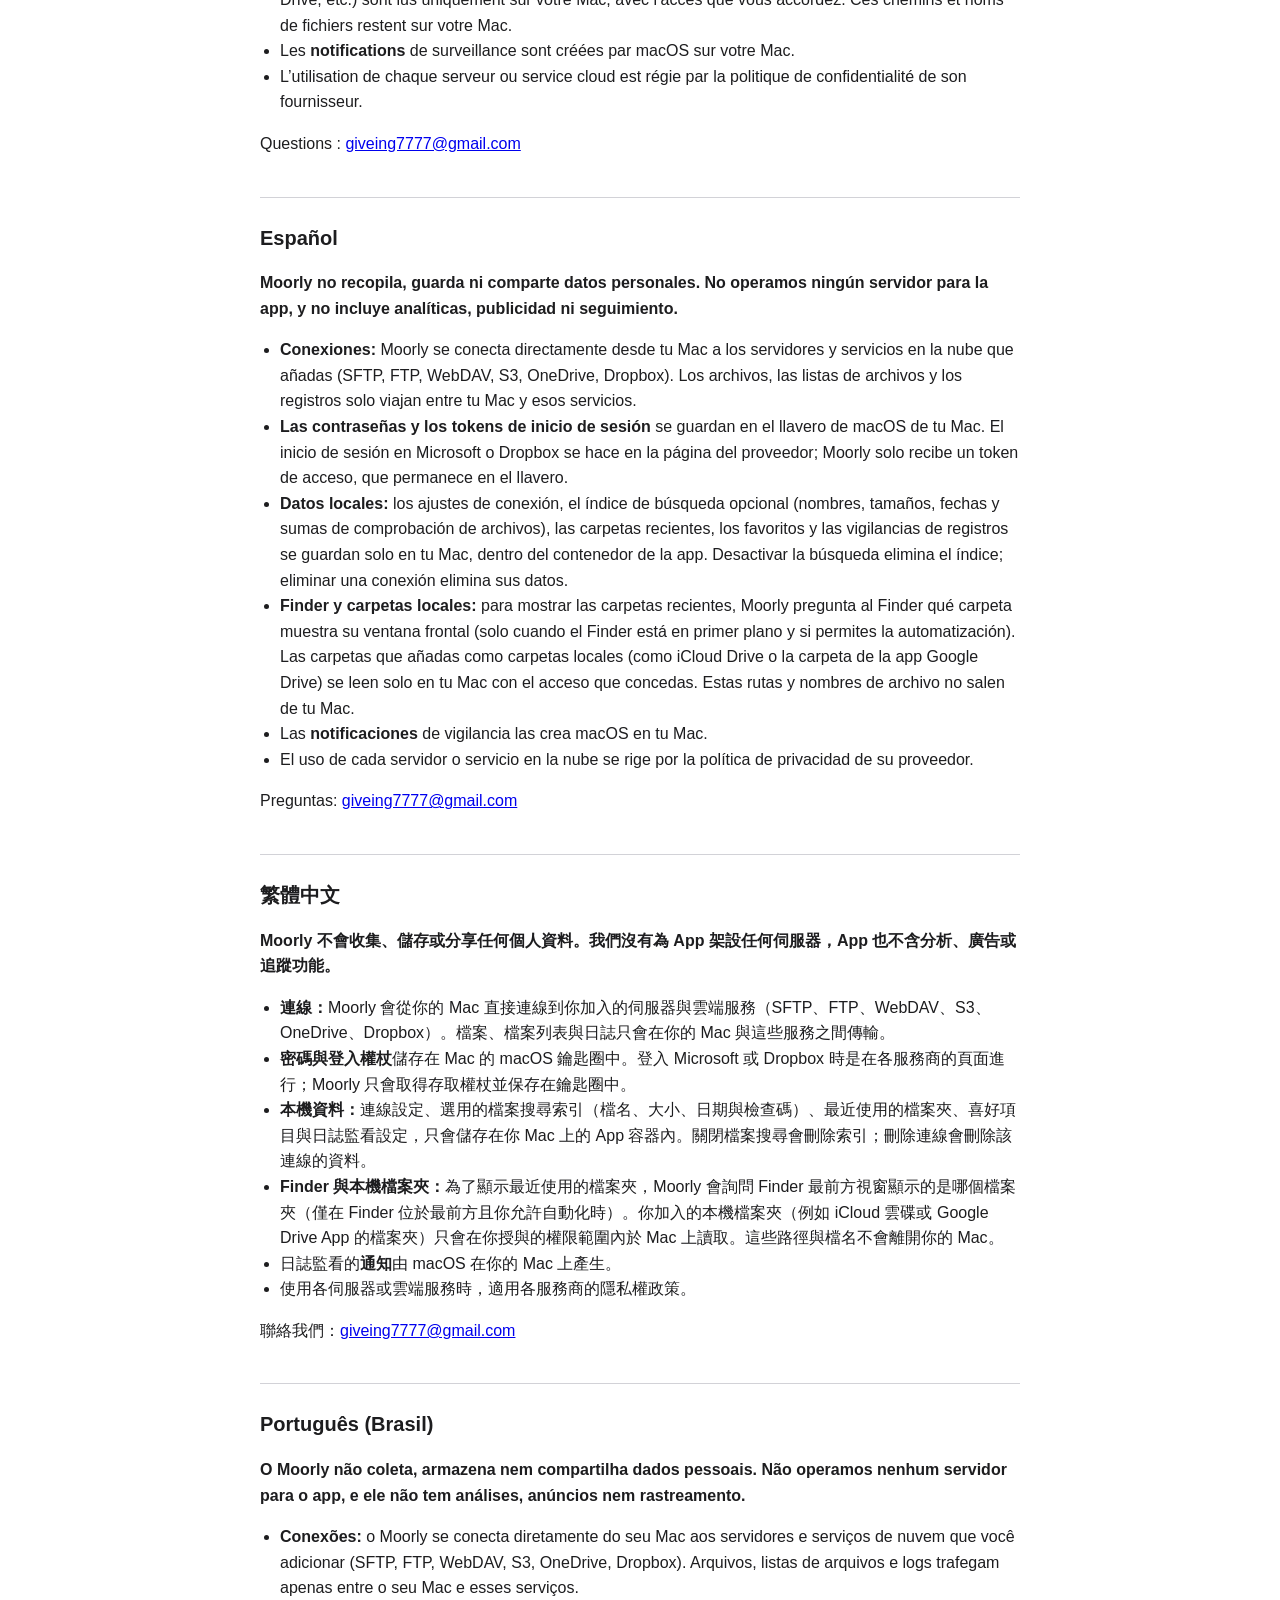
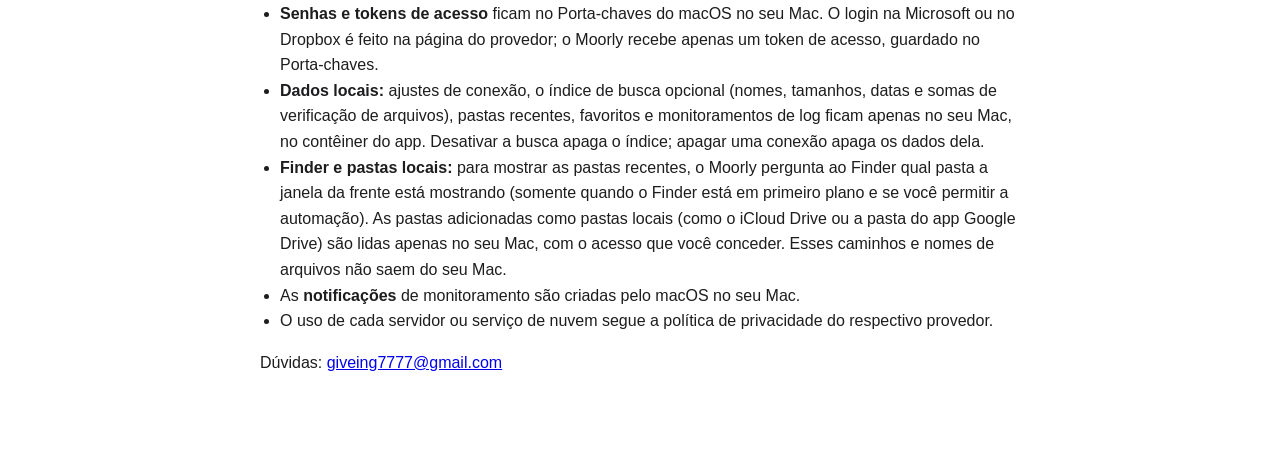
<file: privacy.html>
<!doctype html>
<html lang="en">
<head>
<meta charset="utf-8">
<meta name="viewport" content="width=device-width, initial-scale=1">
<title>Moorly Privacy Policy</title>
<style>
  :root { color-scheme: light dark; --fg:#1d1d1f; --muted:#6e6e73; --bg:#fff; --line:#d2d2d7; --accent:#3b6fe0; }
  @media (prefers-color-scheme: dark) { :root { --fg:#f5f5f7; --muted:#a1a1a6; --bg:#111; --line:#333; } }
  body { font: 16px/1.6 -apple-system, BlinkMacSystemFont, "Hiragino Sans", "Apple SD Gothic Neo", "PingFang TC", sans-serif;
         color: var(--fg); background: var(--bg); max-width: 760px; margin: 0 auto; padding: 32px 16px 64px; }
  h1 { font-size: 28px; margin-bottom: 4px; } h2 { font-size: 20px; margin-top: 40px; border-top: 1px solid var(--line); padding-top: 24px; }
  nav a { margin-right: 12px; color: var(--accent); text-decoration: none; } .muted { color: var(--muted); font-size: 14px; }
  ul { padding-left: 20px; }
</style>
</head>
<body>
<h1>Moorly Privacy Policy</h1>
<p class="muted">Effective date: November 16, 2026 · Developer: JEAWOO LEE · Contact: <a href="mailto:giveing7777@gmail.com">giveing7777@gmail.com</a></p>
<nav><a href="#en">English</a><a href="#ko">한국어</a><a href="#ja">日本語</a><a href="#de">Deutsch</a><a href="#fr">Français</a><a href="#es">Español</a><a href="#zh-Hant">繁體中文</a><a href="#pt-BR">Português</a></nav>

<h2 id="en">English</h2>
<p><strong>Moorly does not collect, store or share any personal data on our servers. We do not operate any server for the app, and the app contains no analytics, advertising or tracking.</strong></p>
<ul>
<li><strong>Your connections:</strong> Moorly connects directly from your Mac to the servers and cloud services you add (SFTP, FTP, WebDAV, S3, OneDrive, Dropbox). Files, file lists and logs travel only between your Mac and those services.</li>
<li><strong>Passwords and sign-in tokens</strong> are stored in the macOS Keychain on your Mac. When you sign in to Microsoft or Dropbox, the sign-in happens on the provider's own page; Moorly only receives an access token, which stays in your Keychain.</li>
<li><strong>Local data:</strong> connection settings, the optional file-search index (file names, sizes, dates and checksums), recent folders, favorites and log-watch settings are stored only on your Mac, inside the app's container. Turning off file search deletes the index. Deleting a connection deletes its stored data.</li>
<li><strong>Finder and local folders:</strong> to list recent folders, Moorly asks Finder which folder its front window shows (only while Finder is in front, and only if you allow Automation). Folders you add as local folders (such as iCloud Drive or a Google Drive app folder) are read on your Mac with the access you grant. These paths and file names stay on your Mac.</li>
<li><strong>Notifications</strong> for log watches are created on your Mac by macOS.</li>
<li>Your use of each server or cloud service is governed by that provider's own privacy policy.</li>
</ul>
<p>Questions: <a href="mailto:giveing7777@gmail.com">giveing7777@gmail.com</a></p>

<h2 id="ko">한국어</h2>
<p><strong>Moorly는 개인 정보를 수집하거나 저장하거나 다른 곳과 공유하지 않습니다. 앱을 위한 서버를 운영하지 않으며, 분석·광고·추적 기능이 없습니다.</strong></p>
<ul>
<li><strong>연결:</strong> Moorly는 사용자가 추가한 서버와 클라우드 서비스(SFTP, FTP, WebDAV, S3, OneDrive, Dropbox)에 Mac에서 직접 연결합니다. 파일, 파일 목록, 로그는 Mac과 해당 서비스 사이에서만 오갑니다.</li>
<li><strong>암호와 로그인 토큰</strong>은 Mac의 macOS 키체인에 저장됩니다. Microsoft·Dropbox 로그인은 각 회사의 로그인 페이지에서 이루어지며, Moorly는 접근 토큰만 받아 키체인에 보관합니다.</li>
<li><strong>Mac에만 저장되는 정보:</strong> 연결 설정, 선택 기능인 파일 찾기 색인(파일 이름·크기·날짜·체크섬), 최근 폴더, 즐겨찾기, 로그 감시 설정은 앱 저장 공간 안에만 저장됩니다. 파일 찾기를 끄면 색인이 지워지고, 연결을 삭제하면 그 연결의 정보도 지워집니다.</li>
<li><strong>Finder와 로컬 폴더:</strong> 최근 폴더를 보여 주기 위해 Moorly는 Finder 맨 앞 창이 어느 폴더인지 확인합니다(Finder가 앞에 있을 때만, 자동화를 허용한 경우에만). 로컬 폴더로 추가한 폴더(iCloud Drive, Google Drive 앱 폴더 등)는 허용한 범위 안에서 Mac 안에서만 읽습니다. 이 경로와 파일 이름은 Mac 밖으로 나가지 않습니다.</li>
<li>로그 감시 <strong>알림</strong>은 macOS가 Mac 안에서 만듭니다.</li>
<li>각 서버·클라우드 서비스 이용에는 해당 회사의 개인정보처리방침이 적용됩니다.</li>
</ul>
<p>문의: <a href="mailto:giveing7777@gmail.com">giveing7777@gmail.com</a></p>

<h2 id="ja">日本語</h2>
<p><strong>Moorlyは個人データを収集・保存・共有しません。アプリ用のサーバは運用しておらず、分析・広告・トラッキングの機能もありません。</strong></p>
<ul>
<li><strong>接続：</strong>Moorlyは、追加されたサーバやクラウドサービス（SFTP、FTP、WebDAV、S3、OneDrive、Dropbox）にMacから直接接続します。ファイル、ファイル一覧、ログはMacと各サービスの間でのみやり取りされます。</li>
<li><strong>パスワードとサインイントークン</strong>はMacのキーチェーンに保存されます。Microsoft、Dropboxへのサインインは各社のページで行われ、Moorlyはアクセストークンのみを受け取りキーチェーンに保管します。</li>
<li><strong>Mac内のデータ：</strong>接続設定、任意のファイル検索インデックス（ファイル名・サイズ・日付・チェックサム）、最近使ったフォルダ、お気に入り、ログ監視の設定は、アプリのコンテナ内にのみ保存されます。ファイル検索をオフにするとインデックスは削除され、接続を削除するとその接続のデータも削除されます。</li>
<li><strong>Finderとローカルフォルダ：</strong>最近使ったフォルダを表示するため、MoorlyはFinderの最前面のウインドウがどのフォルダかを確認します（Finderが前面にあり、オートメーションを許可した場合のみ）。ローカルフォルダとして追加したフォルダ（iCloud Drive、Google Drive Appのフォルダなど）は、許可した範囲でMac内でのみ読み取ります。これらのパスやファイル名がMacの外に送られることはありません。</li>
<li>ログ監視の<strong>通知</strong>はmacOSによりMac内で作成されます。</li>
<li>各サーバ・クラウドサービスの利用には、各社のプライバシーポリシーが適用されます。</li>
</ul>
<p>お問い合わせ：<a href="mailto:giveing7777@gmail.com">giveing7777@gmail.com</a></p>

<h2 id="de">Deutsch</h2>
<p><strong>Moorly erhebt, speichert und teilt keine personenbezogenen Daten. Für die App wird kein eigener Server betrieben; sie enthält keine Analyse-, Werbe- oder Tracking-Funktionen.</strong></p>
<ul>
<li><strong>Verbindungen:</strong> Moorly verbindet sich direkt von Ihrem Mac mit den Servern und Cloud-Diensten, die Sie hinzufügen (SFTP, FTP, WebDAV, S3, OneDrive, Dropbox). Dateien, Dateilisten und Logs werden nur zwischen Ihrem Mac und diesen Diensten übertragen.</li>
<li><strong>Passwörter und Anmelde-Token</strong> werden im macOS-Schlüsselbund auf Ihrem Mac gespeichert. Die Anmeldung bei Microsoft oder Dropbox erfolgt auf der Seite des Anbieters; Moorly erhält nur ein Zugriffstoken, das im Schlüsselbund bleibt.</li>
<li><strong>Lokale Daten:</strong> Verbindungseinstellungen, der optionale Suchindex (Dateinamen, Größen, Datumsangaben, Prüfsummen), zuletzt verwendete Ordner, Favoriten und Log-Überwachungen werden nur auf Ihrem Mac im Container der App gespeichert. Das Ausschalten der Dateisuche löscht den Index; das Löschen einer Verbindung löscht deren Daten.</li>
<li><strong>Finder und lokale Ordner:</strong> Um zuletzt benutzte Ordner anzuzeigen, fragt Moorly den Finder, welchen Ordner sein vorderstes Fenster zeigt (nur wenn der Finder im Vordergrund ist und Sie Automation erlaubt haben). Als lokale Ordner hinzugefügte Ordner (z. B. iCloud Drive oder ein Google Drive-Ordner) werden mit der von Ihnen erteilten Berechtigung nur auf Ihrem Mac gelesen. Diese Pfade und Dateinamen verlassen Ihren Mac nicht.</li>
<li><strong>Mitteilungen</strong> der Log-Überwachung erzeugt macOS auf Ihrem Mac.</li>
<li>Für die Nutzung der einzelnen Server und Cloud-Dienste gelten die Datenschutzrichtlinien der jeweiligen Anbieter.</li>
</ul>
<p>Fragen: <a href="mailto:giveing7777@gmail.com">giveing7777@gmail.com</a></p>

<h2 id="fr">Français</h2>
<p><strong>Moorly ne collecte, ne conserve ni ne partage aucune donnée personnelle. Aucun serveur n’est exploité pour l’app, et elle ne contient ni analyse, ni publicité, ni pistage.</strong></p>
<ul>
<li><strong>Connexions :</strong> Moorly se connecte directement depuis votre Mac aux serveurs et services cloud que vous ajoutez (SFTP, FTP, WebDAV, S3, OneDrive, Dropbox). Les fichiers, listes de fichiers et journaux ne transitent qu’entre votre Mac et ces services.</li>
<li><strong>Les mots de passe et jetons de connexion</strong> sont stockés dans le trousseau macOS de votre Mac. La connexion à Microsoft ou Dropbox se fait sur la page du fournisseur ; Moorly ne reçoit qu’un jeton d’accès, conservé dans le trousseau.</li>
<li><strong>Données locales :</strong> les réglages de connexion, l’index de recherche facultatif (noms, tailles, dates et sommes de contrôle des fichiers), les dossiers récents, les favoris et les surveillances de journaux restent uniquement sur votre Mac, dans le conteneur de l’app. Désactiver la recherche supprime l’index ; supprimer une connexion supprime ses données.</li>
<li><strong>Finder et dossiers locaux :</strong> pour afficher les dossiers récents, Moorly demande au Finder quel dossier affiche sa fenêtre au premier plan (seulement lorsque le Finder est au premier plan et si vous autorisez l’automatisation). Les dossiers ajoutés comme dossiers locaux (iCloud Drive, dossier de l’app Google Drive, etc.) sont lus uniquement sur votre Mac, avec l’accès que vous accordez. Ces chemins et noms de fichiers restent sur votre Mac.</li>
<li>Les <strong>notifications</strong> de surveillance sont créées par macOS sur votre Mac.</li>
<li>L’utilisation de chaque serveur ou service cloud est régie par la politique de confidentialité de son fournisseur.</li>
</ul>
<p>Questions : <a href="mailto:giveing7777@gmail.com">giveing7777@gmail.com</a></p>

<h2 id="es">Español</h2>
<p><strong>Moorly no recopila, guarda ni comparte datos personales. No operamos ningún servidor para la app, y no incluye analíticas, publicidad ni seguimiento.</strong></p>
<ul>
<li><strong>Conexiones:</strong> Moorly se conecta directamente desde tu Mac a los servidores y servicios en la nube que añadas (SFTP, FTP, WebDAV, S3, OneDrive, Dropbox). Los archivos, las listas de archivos y los registros solo viajan entre tu Mac y esos servicios.</li>
<li><strong>Las contraseñas y los tokens de inicio de sesión</strong> se guardan en el llavero de macOS de tu Mac. El inicio de sesión en Microsoft o Dropbox se hace en la página del proveedor; Moorly solo recibe un token de acceso, que permanece en el llavero.</li>
<li><strong>Datos locales:</strong> los ajustes de conexión, el índice de búsqueda opcional (nombres, tamaños, fechas y sumas de comprobación de archivos), las carpetas recientes, los favoritos y las vigilancias de registros se guardan solo en tu Mac, dentro del contenedor de la app. Desactivar la búsqueda elimina el índice; eliminar una conexión elimina sus datos.</li>
<li><strong>Finder y carpetas locales:</strong> para mostrar las carpetas recientes, Moorly pregunta al Finder qué carpeta muestra su ventana frontal (solo cuando el Finder está en primer plano y si permites la automatización). Las carpetas que añadas como carpetas locales (como iCloud Drive o la carpeta de la app Google Drive) se leen solo en tu Mac con el acceso que concedas. Estas rutas y nombres de archivo no salen de tu Mac.</li>
<li>Las <strong>notificaciones</strong> de vigilancia las crea macOS en tu Mac.</li>
<li>El uso de cada servidor o servicio en la nube se rige por la política de privacidad de su proveedor.</li>
</ul>
<p>Preguntas: <a href="mailto:giveing7777@gmail.com">giveing7777@gmail.com</a></p>

<h2 id="zh-Hant">繁體中文</h2>
<p><strong>Moorly 不會收集、儲存或分享任何個人資料。我們沒有為 App 架設任何伺服器，App 也不含分析、廣告或追蹤功能。</strong></p>
<ul>
<li><strong>連線：</strong>Moorly 會從你的 Mac 直接連線到你加入的伺服器與雲端服務（SFTP、FTP、WebDAV、S3、OneDrive、Dropbox）。檔案、檔案列表與日誌只會在你的 Mac 與這些服務之間傳輸。</li>
<li><strong>密碼與登入權杖</strong>儲存在 Mac 的 macOS 鑰匙圈中。登入 Microsoft 或 Dropbox 時是在各服務商的頁面進行；Moorly 只會取得存取權杖並保存在鑰匙圈中。</li>
<li><strong>本機資料：</strong>連線設定、選用的檔案搜尋索引（檔名、大小、日期與檢查碼）、最近使用的檔案夾、喜好項目與日誌監看設定，只會儲存在你 Mac 上的 App 容器內。關閉檔案搜尋會刪除索引；刪除連線會刪除該連線的資料。</li>
<li><strong>Finder 與本機檔案夾：</strong>為了顯示最近使用的檔案夾，Moorly 會詢問 Finder 最前方視窗顯示的是哪個檔案夾（僅在 Finder 位於最前方且你允許自動化時）。你加入的本機檔案夾（例如 iCloud 雲碟或 Google Drive App 的檔案夾）只會在你授與的權限範圍內於 Mac 上讀取。這些路徑與檔名不會離開你的 Mac。</li>
<li>日誌監看的<strong>通知</strong>由 macOS 在你的 Mac 上產生。</li>
<li>使用各伺服器或雲端服務時，適用各服務商的隱私權政策。</li>
</ul>
<p>聯絡我們：<a href="mailto:giveing7777@gmail.com">giveing7777@gmail.com</a></p>

<h2 id="pt-BR">Português (Brasil)</h2>
<p><strong>O Moorly não coleta, armazena nem compartilha dados pessoais. Não operamos nenhum servidor para o app, e ele não tem análises, anúncios nem rastreamento.</strong></p>
<ul>
<li><strong>Conexões:</strong> o Moorly se conecta diretamente do seu Mac aos servidores e serviços de nuvem que você adicionar (SFTP, FTP, WebDAV, S3, OneDrive, Dropbox). Arquivos, listas de arquivos e logs trafegam apenas entre o seu Mac e esses serviços.</li>
<li><strong>Senhas e tokens de acesso</strong> ficam no Porta-chaves do macOS no seu Mac. O login na Microsoft ou no Dropbox é feito na página do provedor; o Moorly recebe apenas um token de acesso, guardado no Porta-chaves.</li>
<li><strong>Dados locais:</strong> ajustes de conexão, o índice de busca opcional (nomes, tamanhos, datas e somas de verificação de arquivos), pastas recentes, favoritos e monitoramentos de log ficam apenas no seu Mac, no contêiner do app. Desativar a busca apaga o índice; apagar uma conexão apaga os dados dela.</li>
<li><strong>Finder e pastas locais:</strong> para mostrar as pastas recentes, o Moorly pergunta ao Finder qual pasta a janela da frente está mostrando (somente quando o Finder está em primeiro plano e se você permitir a automação). As pastas adicionadas como pastas locais (como o iCloud Drive ou a pasta do app Google Drive) são lidas apenas no seu Mac, com o acesso que você conceder. Esses caminhos e nomes de arquivos não saem do seu Mac.</li>
<li>As <strong>notificações</strong> de monitoramento são criadas pelo macOS no seu Mac.</li>
<li>O uso de cada servidor ou serviço de nuvem segue a política de privacidade do respectivo provedor.</li>
</ul>
<p>Dúvidas: <a href="mailto:giveing7777@gmail.com">giveing7777@gmail.com</a></p>
</body>
</html>
</file>
<file: guide.css>
:root { color-scheme: light dark; --fg:#1d1d1f; --muted:#6e6e73; --bg:#fff; --line:#e3e3e8; --card:#f5f5f7; --accent:#3b6fe0; }
@media (prefers-color-scheme: dark) { :root { --fg:#f5f5f7; --muted:#a1a1a6; --bg:#111113; --line:#2c2c30; --card:#1c1c1f; } }
* { box-sizing: border-box; }
body { font: 16px/1.7 -apple-system, BlinkMacSystemFont, "Apple SD Gothic Neo", "Hiragino Sans", sans-serif;
       color: var(--fg); background: var(--bg); margin: 0; }
.wrap { max-width: 820px; margin: 0 auto; padding: 32px 16px 80px; }
header.top { display: flex; align-items: center; gap: 14px; }
header.top img { width: 56px; height: 56px; }
header.top h1 { font-size: 28px; margin: 0; }
.muted { color: var(--muted); font-size: 14px; }
nav.lang a, nav.toc a { color: var(--accent); text-decoration: none; margin-right: 14px; white-space: nowrap; }
nav.toc { background: var(--card); border-radius: 12px; padding: 14px 18px; margin: 20px 0; line-height: 2; }
h2 { font-size: 22px; margin-top: 48px; padding-top: 24px; border-top: 1px solid var(--line); scroll-margin-top: 16px; }
h3 { font-size: 17px; margin: 24px 0 6px; scroll-margin-top: 16px; }
a { color: var(--accent); }
code, kbd { font: 14px ui-monospace, SFMono-Regular, Menlo, monospace; background: var(--card); padding: 1px 6px; border-radius: 5px; }
kbd { border: 1px solid var(--line); }
img.shot { width: 100%; border-radius: 12px; margin: 12px 0; border: 1px solid var(--line); }
.tip { background: var(--card); border-left: 4px solid var(--accent); border-radius: 8px; padding: 10px 14px; margin: 14px 0; }
table { border-collapse: collapse; width: 100%; margin: 10px 0; font-size: 15px; }
th, td { text-align: left; padding: 7px 10px; border-bottom: 1px solid var(--line); vertical-align: top; }
th { color: var(--muted); font-weight: 600; }
ol, ul { padding-left: 22px; }
footer { margin-top: 56px; padding-top: 20px; border-top: 1px solid var(--line); }
@media (max-width: 600px) { body { font-size: 15px; } h2 { font-size: 20px; } table { font-size: 14px; } }
</file>
